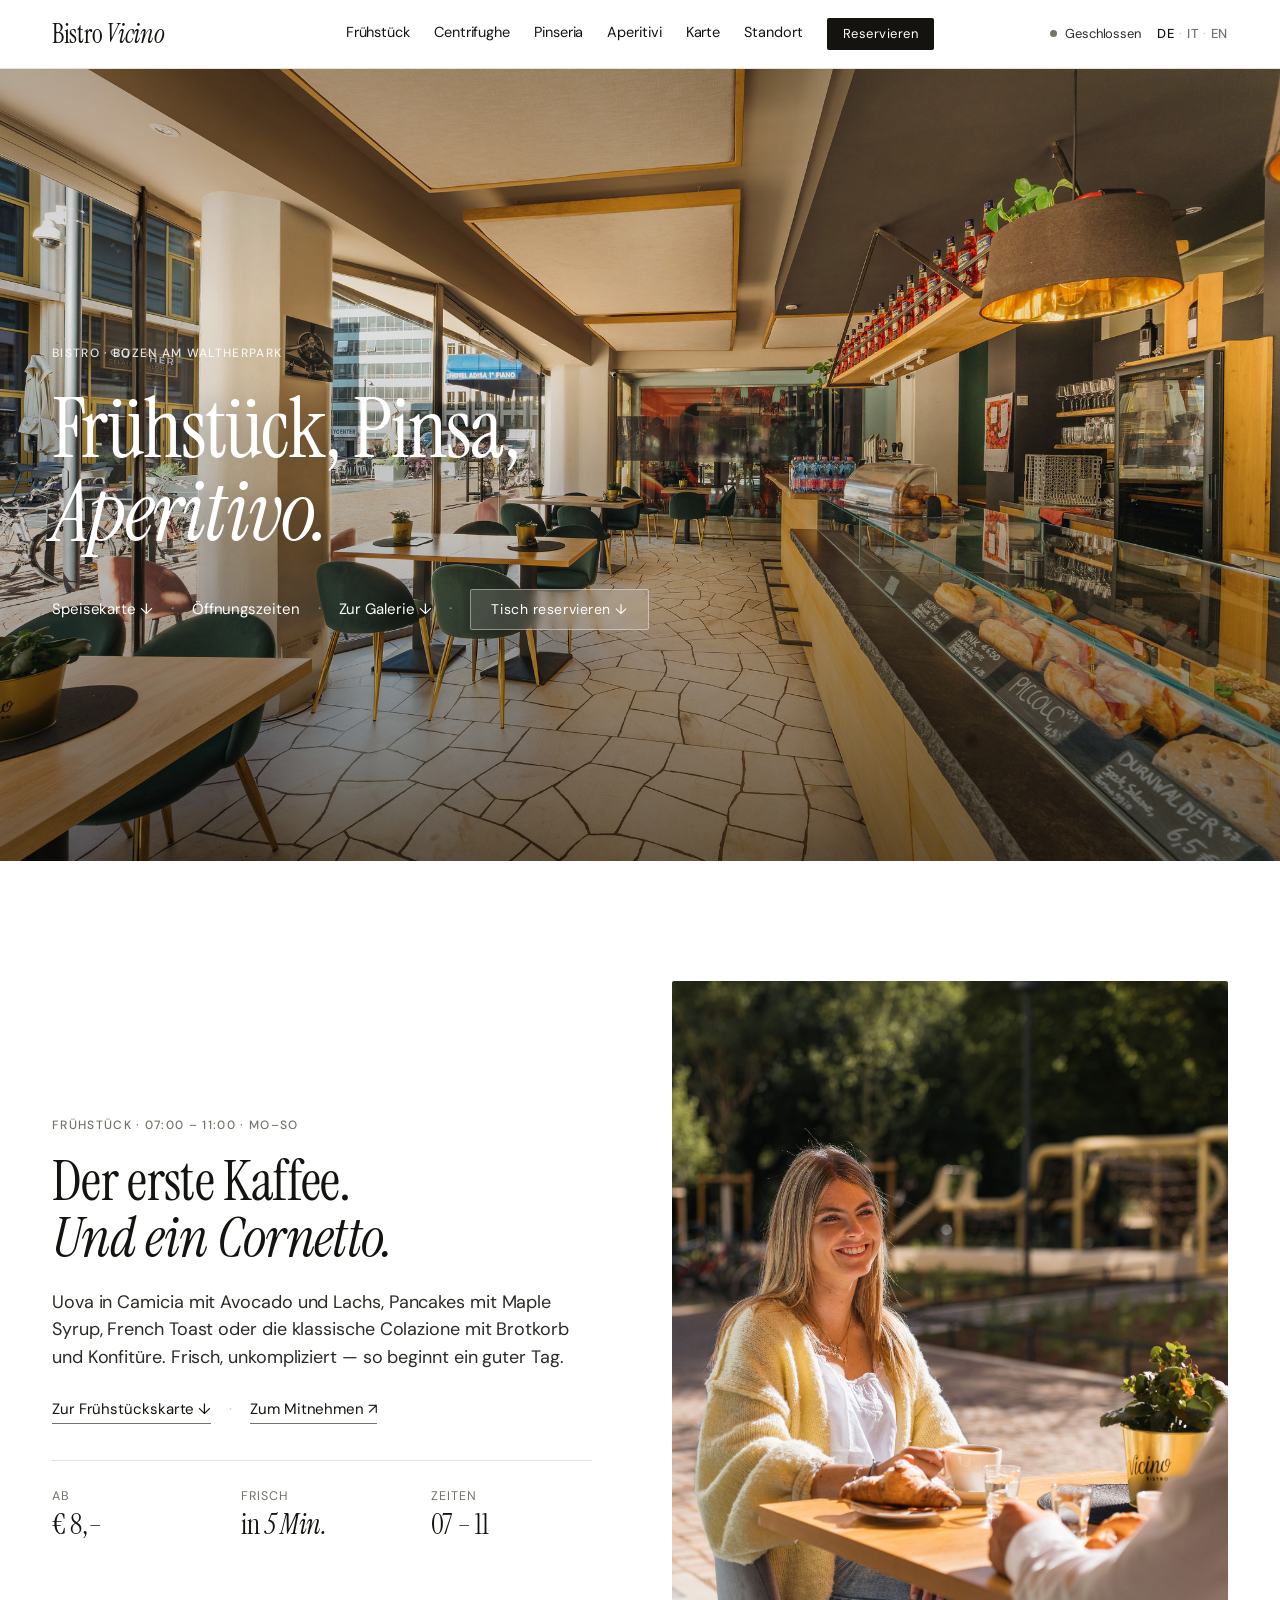
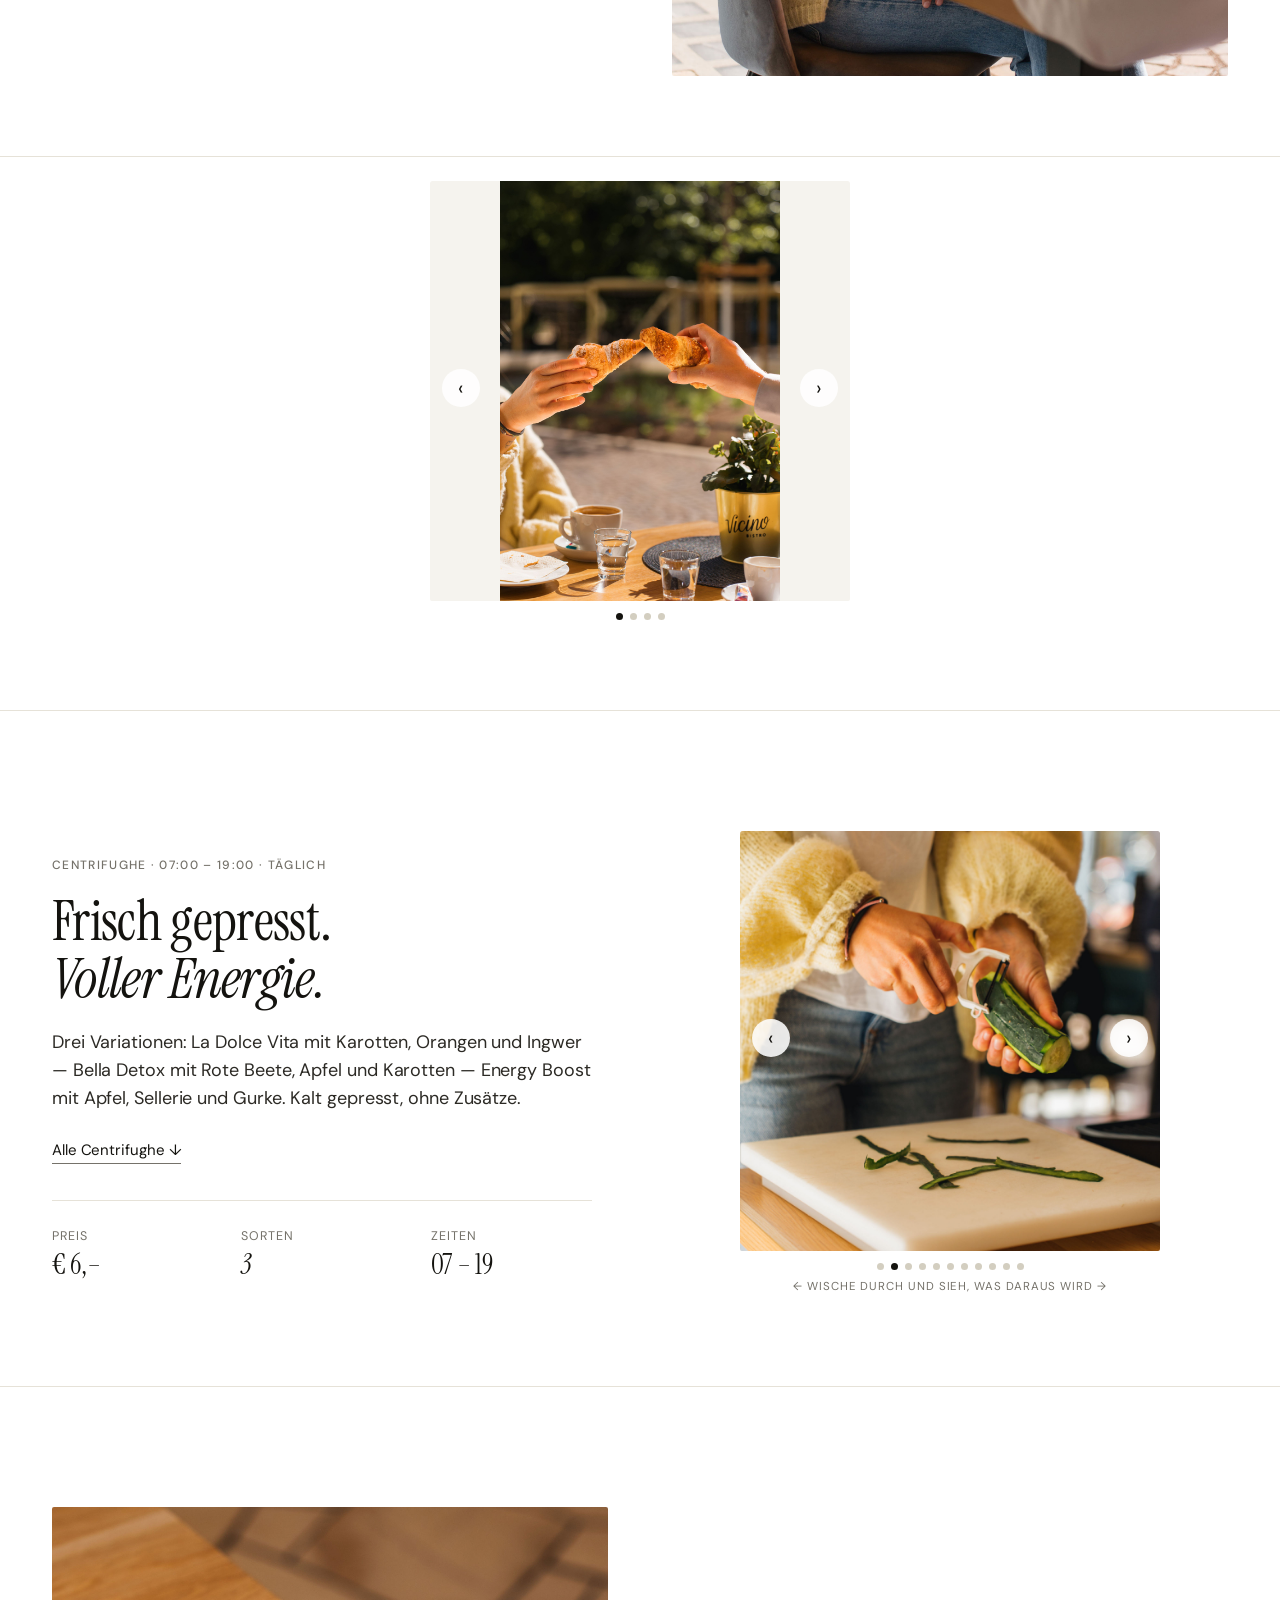
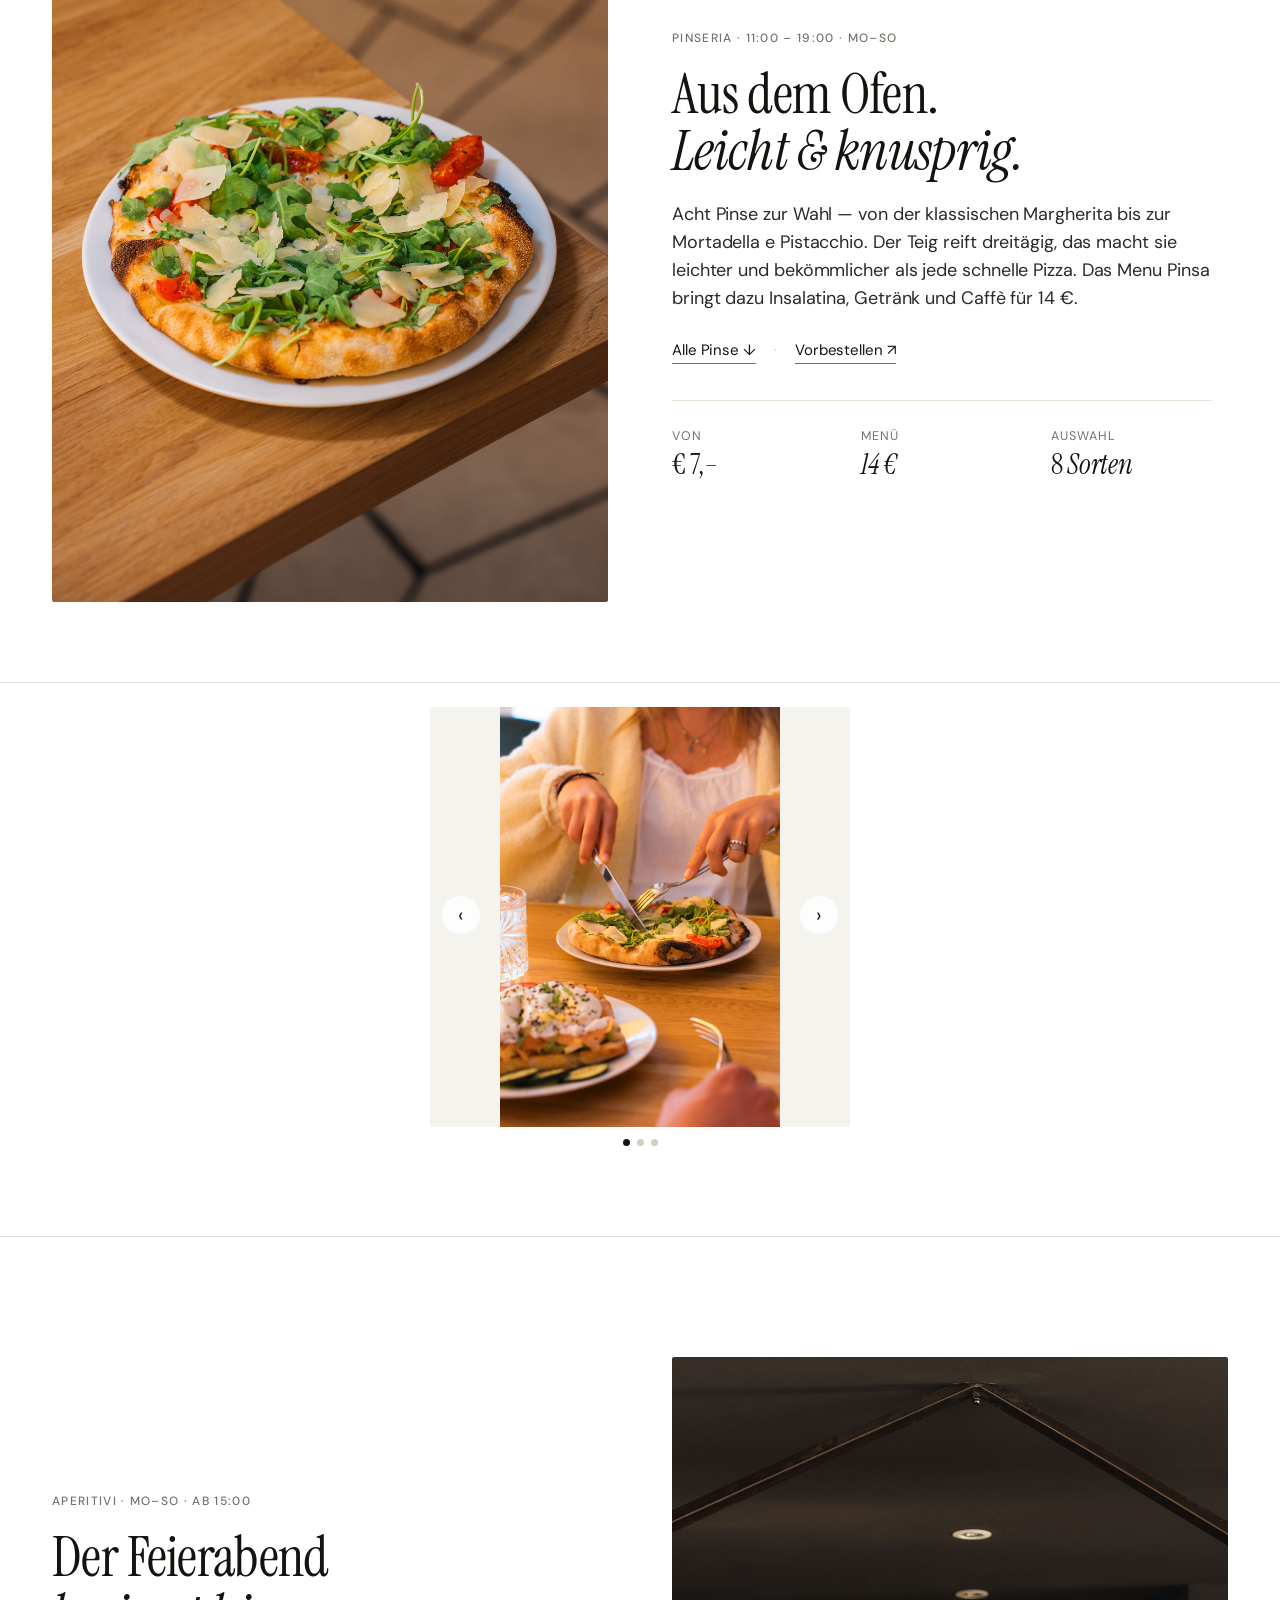
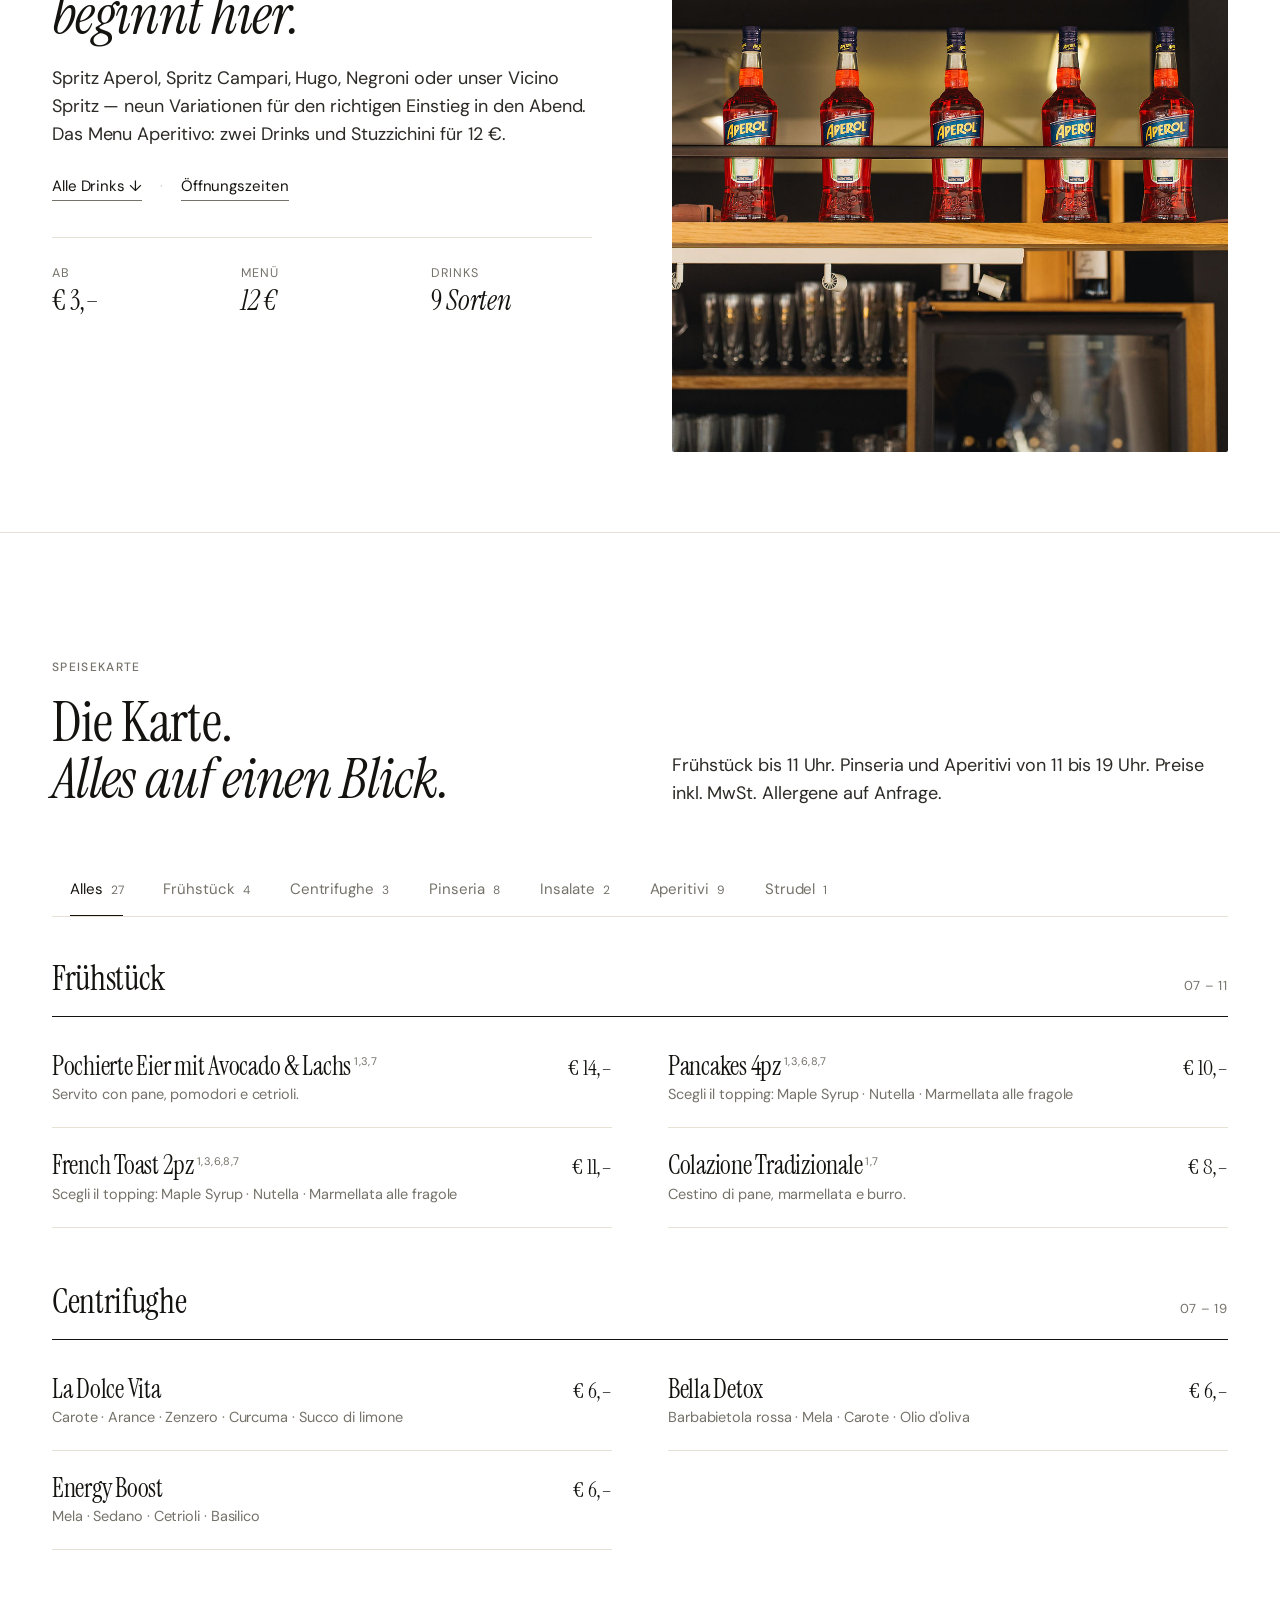
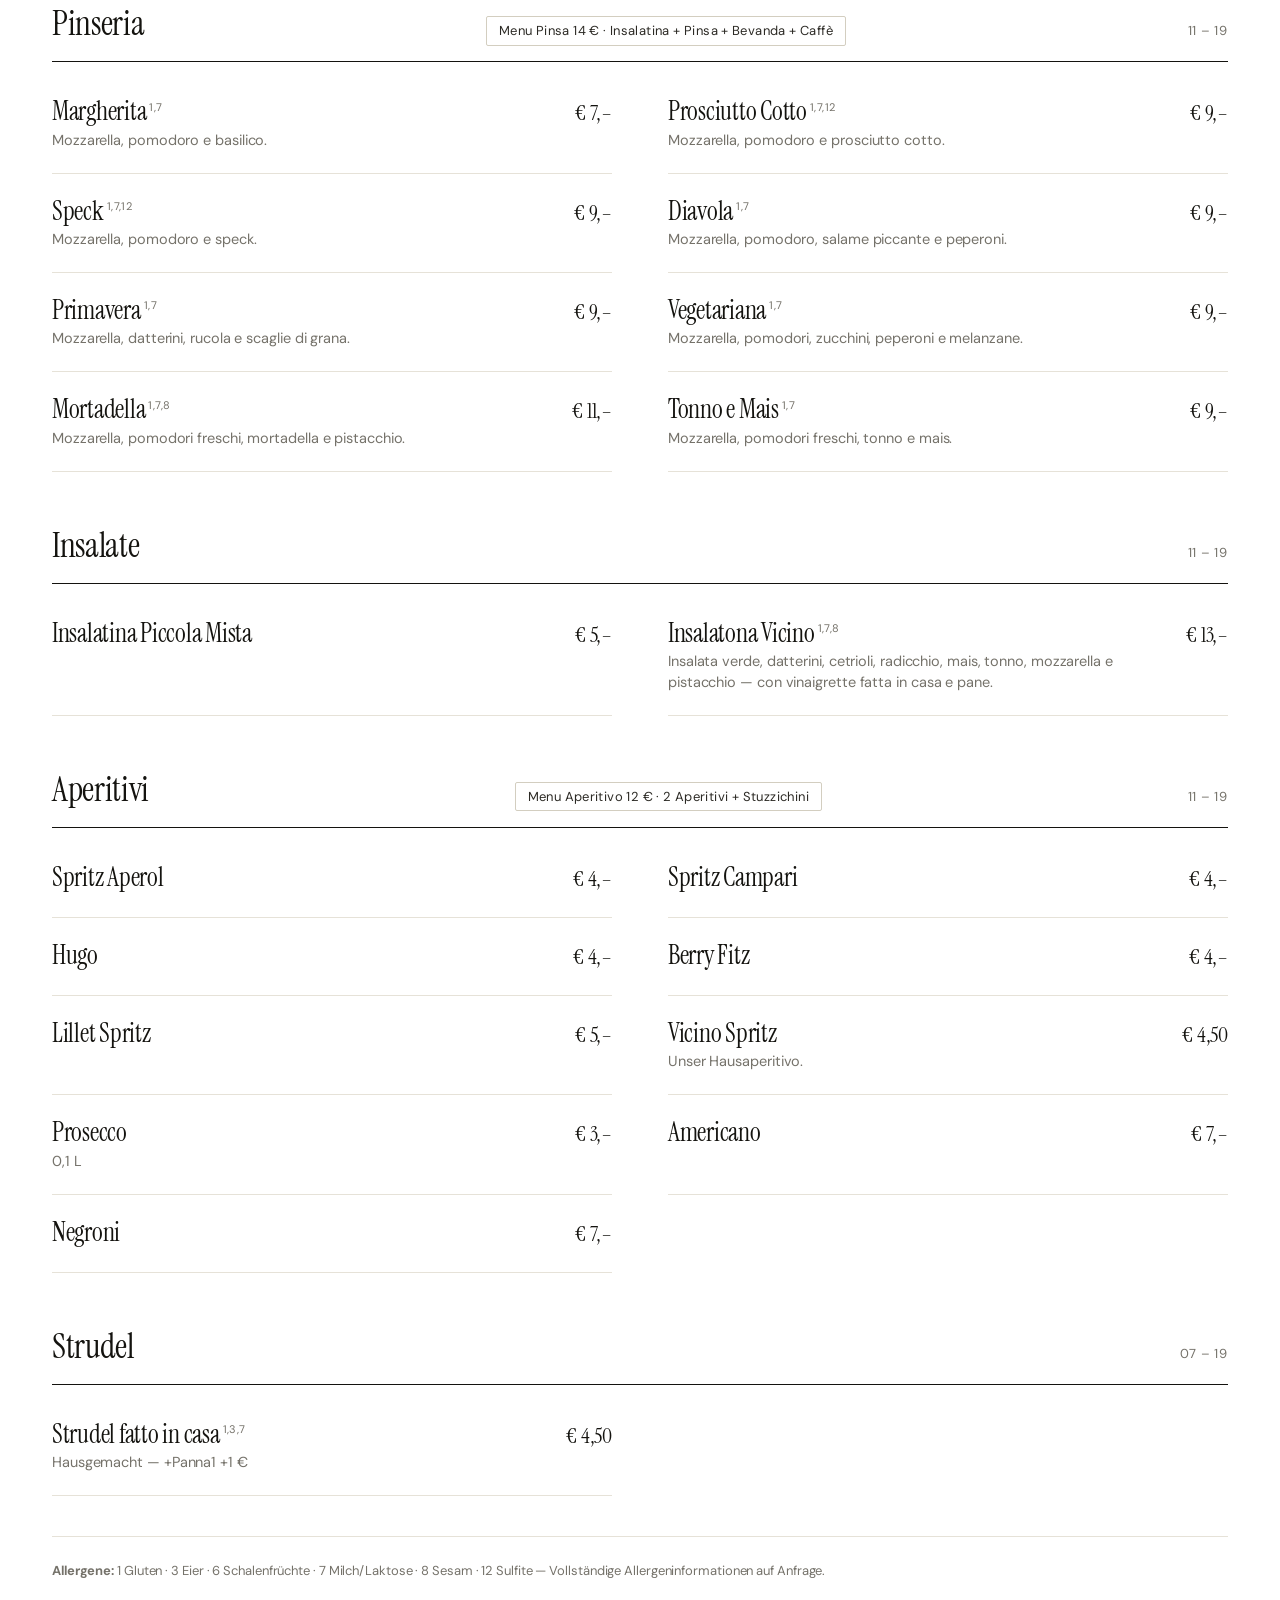
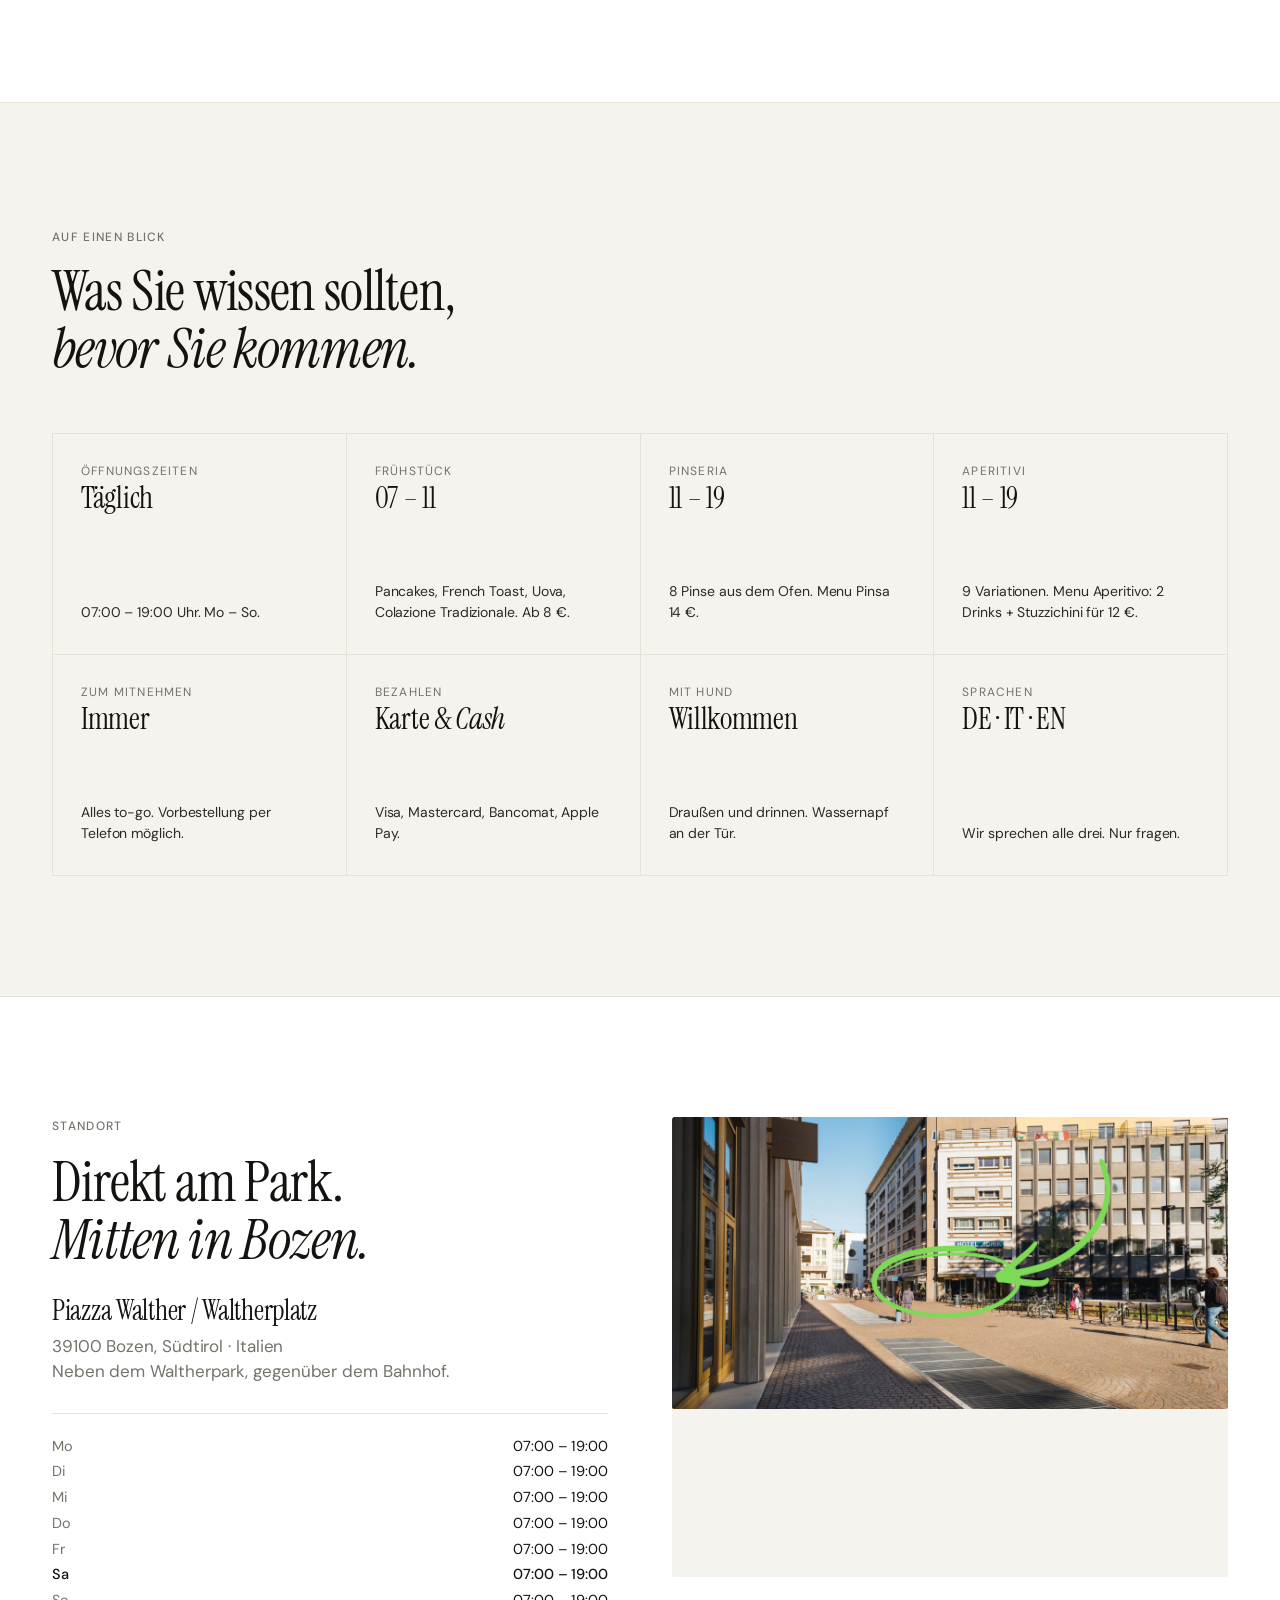
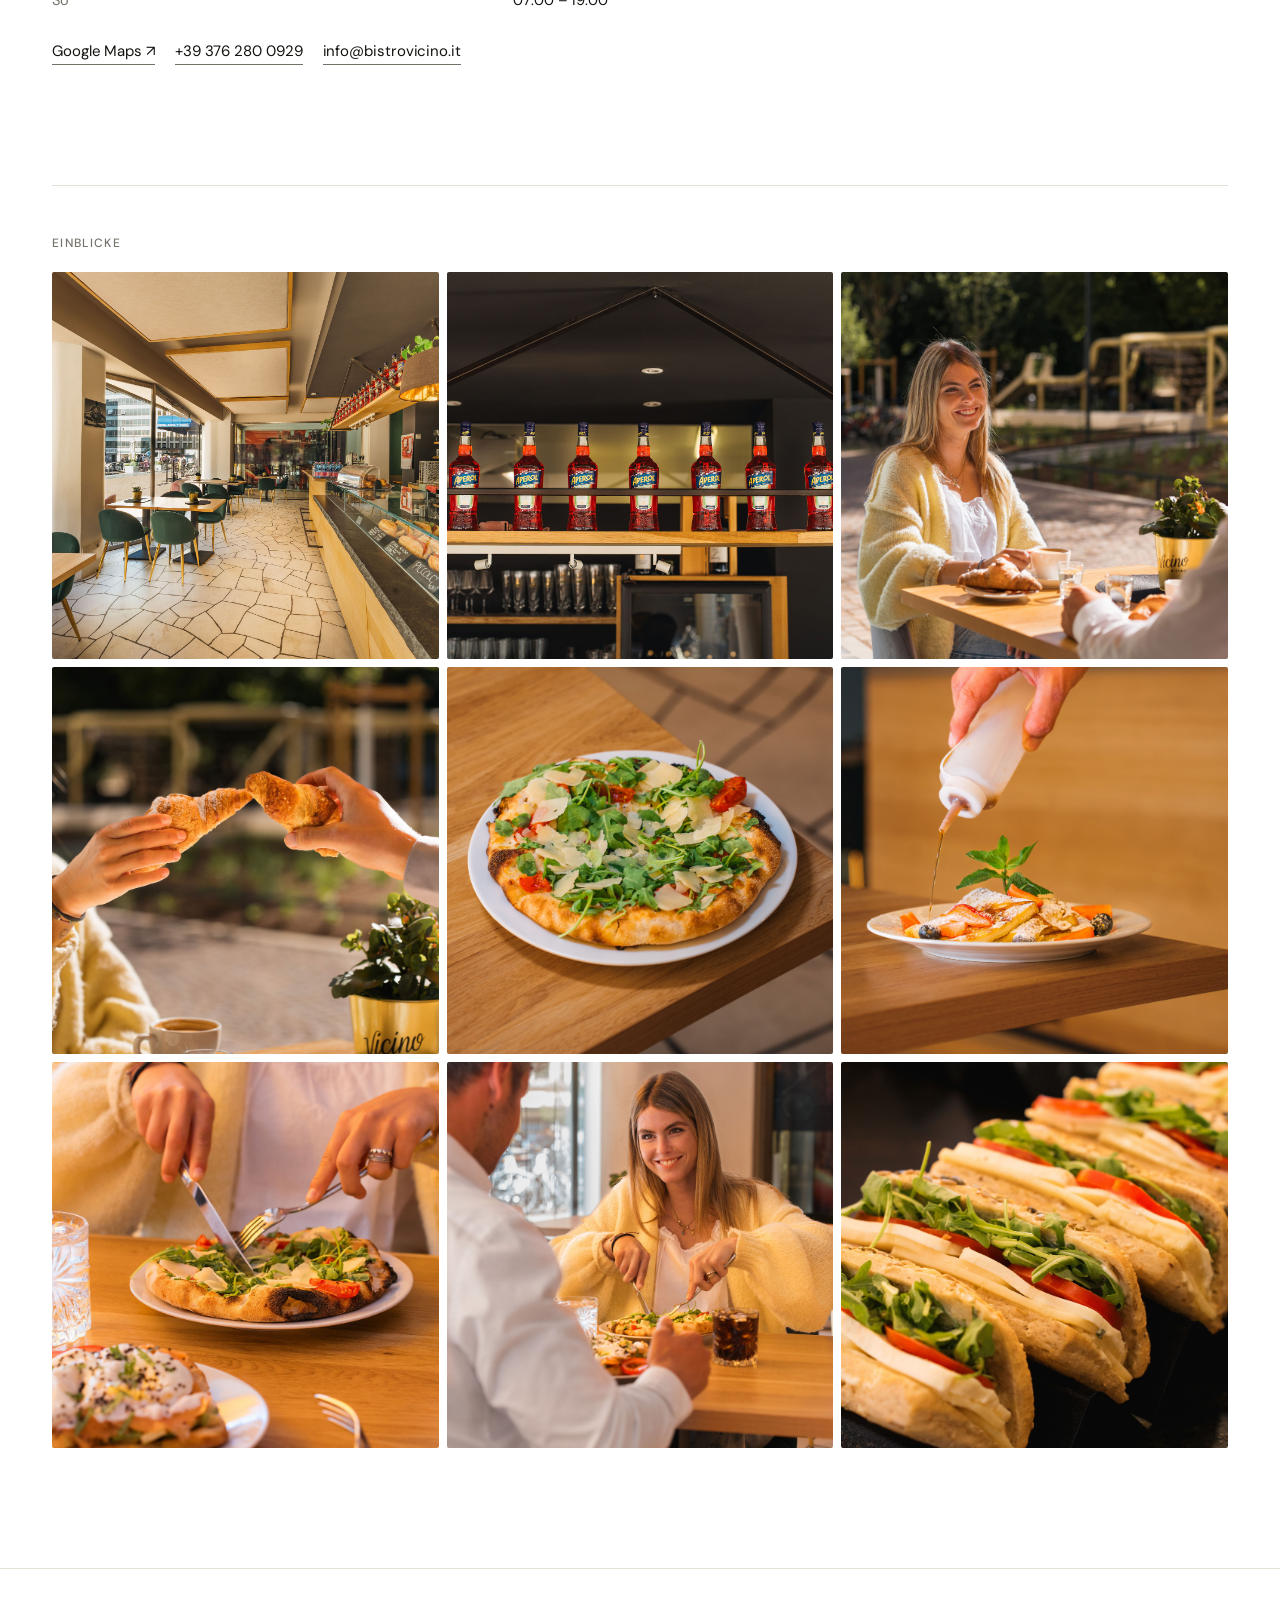
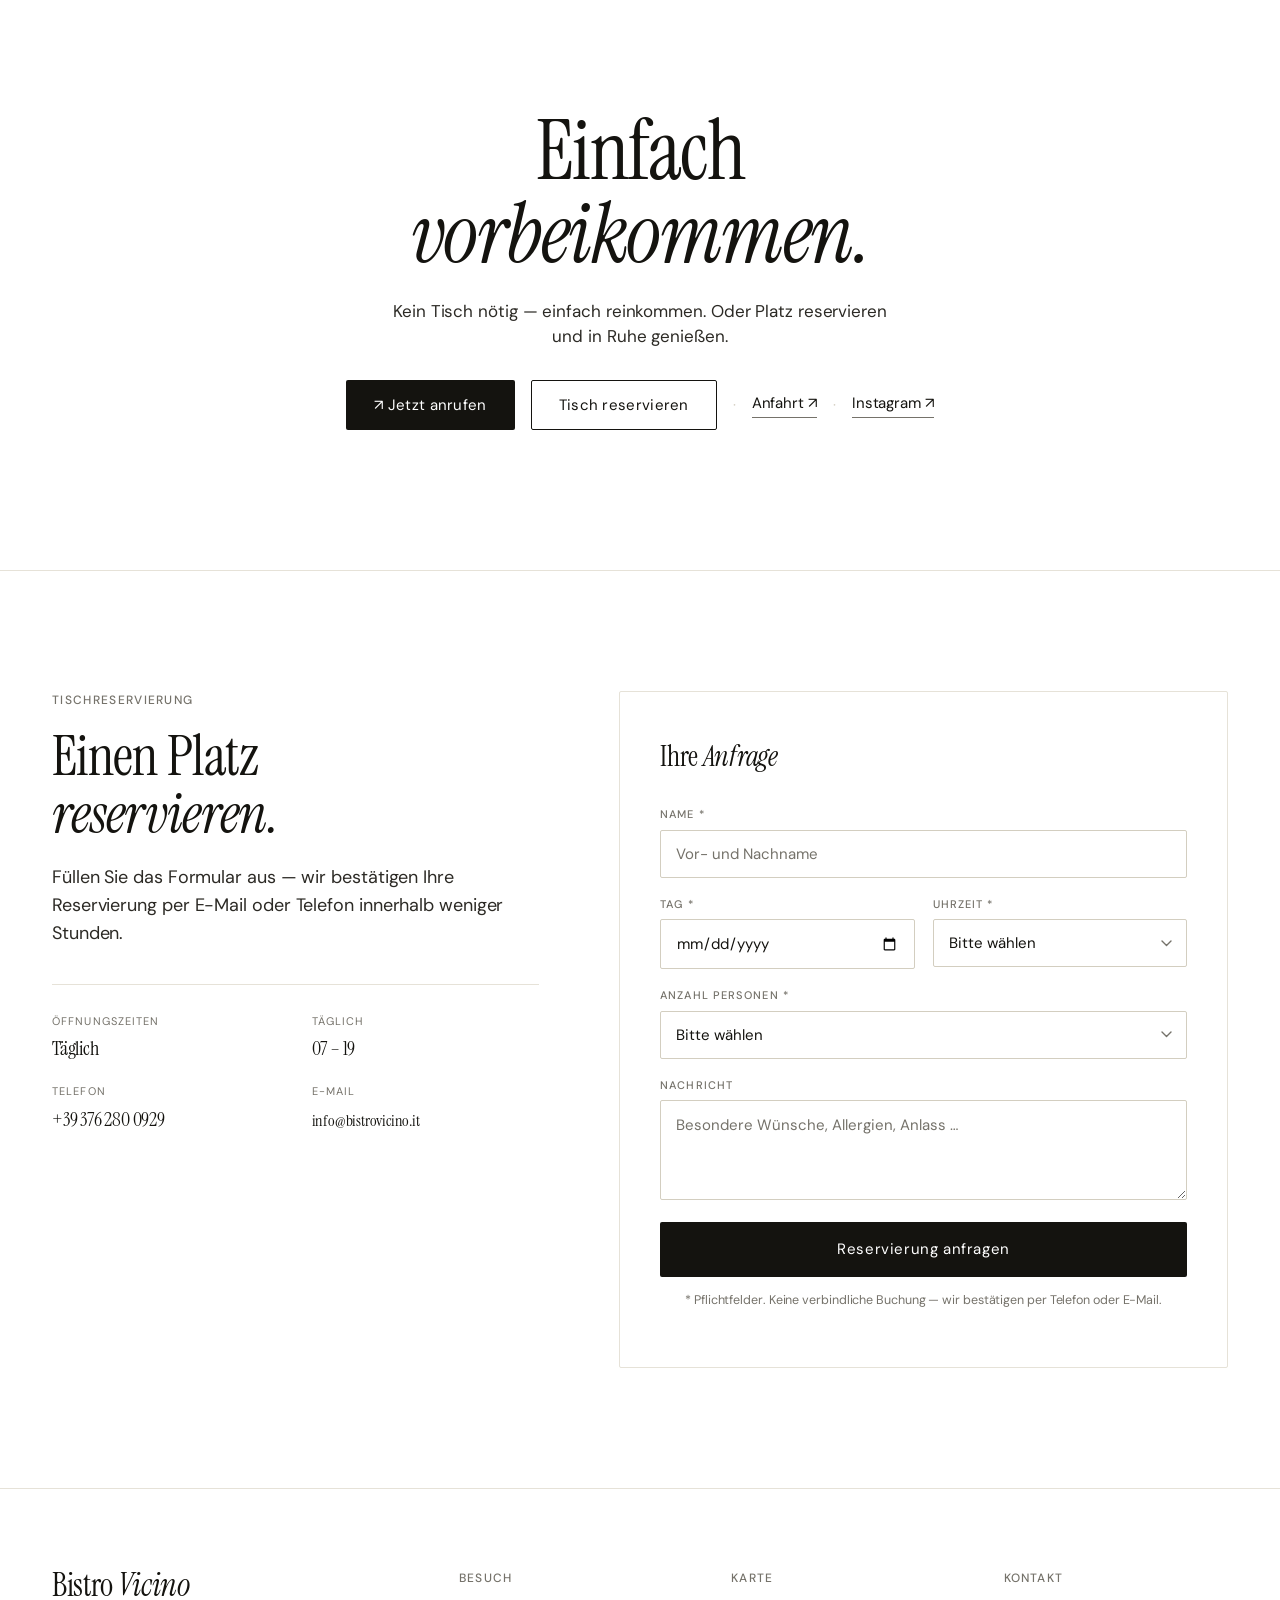
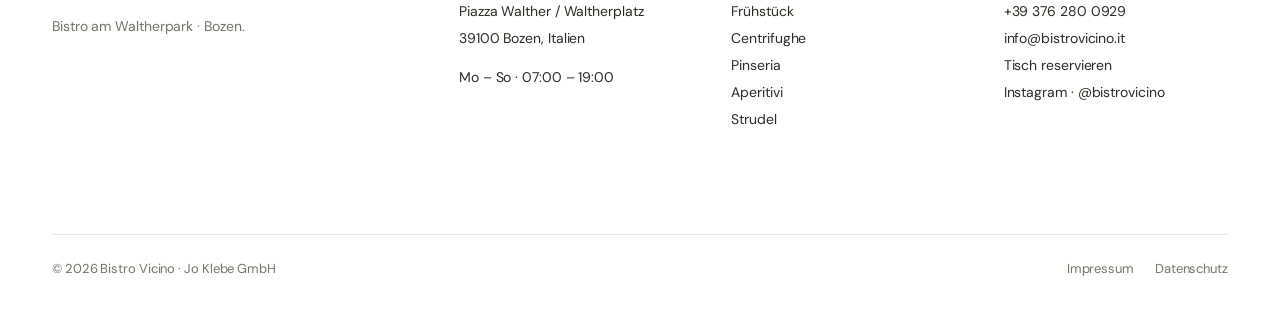
<file: index.html>
<!doctype html>
<html lang="de">
<head>

<!-- Google Tag Manager -->
<script>(function(w,d,s,l,i){w[l]=w[l]||[];w[l].push({'gtm.start':
new Date().getTime(),event:'gtm.js'});var f=d.getElementsByTagName(s)[0],
j=d.createElement(s),dl=l!='dataLayer'?'&l='+l:'';j.async=true;j.src=
'https://www.googletagmanager.com/gtm.js?id='+i+dl;f.parentNode.insertBefore(j,f);
})(window,document,'script','dataLayer','GTM-TB693V9F');</script>
<!-- End Google Tag Manager -->

  <meta charset="utf-8">
  <meta name="viewport" content="width=device-width, initial-scale=1">
  <title>Bistro Vicino — Bozen · Waltherpark</title>
  <meta name="description" content="Bistro Vicino am Waltherpark in Bozen. Frühstück, Pinseria, Centrifughe und Aperitivi. Täglich 07:00–19:00.">

  <link rel="icon" href="https://raw.githubusercontent.com/manusiri05/wb-bistrovicino/main/assets/favicon_vicino.jpg" type="image/jpeg">
  <link rel="apple-touch-icon" href="https://raw.githubusercontent.com/manusiri05/wb-bistrovicino/main/assets/favicon_vicino.jpg">
  <link rel="preconnect" href="https://fonts.googleapis.com">
  <link rel="preconnect" href="https://fonts.gstatic.com" crossorigin>
  <link rel="stylesheet" href="https://fonts.googleapis.com/css2?family=DM+Sans:wght@400;500;700&family=Instrument+Serif:ital@0;1&display=swap">

  <style>
    :root{--bg:#ffffff;--bg-soft:#f5f3ee;--ink:#14130f;--ink-2:#2c2a25;--ink-mute:#75726a;--line:#e6e2d8;--line-2:#d3cec0;--max:1240px;}
    *{box-sizing:border-box}
    html,body{margin:0;padding:0;background:var(--bg);color:var(--ink);font-family:"DM Sans",system-ui,-apple-system,sans-serif;font-size:17px;line-height:1.5;letter-spacing:-.005em;-webkit-font-smoothing:antialiased}
    a{color:inherit} img{display:block;max-width:100%} button{font:inherit;color:inherit}
    .display,.section-title{font-family:"Instrument Serif",Georgia,serif;font-weight:400;margin:0;letter-spacing:-.012em}
    .display{font-size:clamp(54px,6.6vw,104px);line-height:.98;letter-spacing:-.018em}
    .section-title{font-size:clamp(40px,4.4vw,68px);line-height:1.02}
    .display em,.section-title em{font-style:italic}
    .kicker{font-size:12px;letter-spacing:.11em;text-transform:uppercase;color:var(--ink-mute);font-weight:500}
    .lead{font-size:18px;line-height:1.55;color:var(--ink-2);max-width:52ch;margin:0}
    .container{max-width:var(--max);margin:0 auto;padding:0 32px}

    /* ── Header ── */
    .site-header{position:sticky;top:0;z-index:30;background:rgba(255,255,255,.86);-webkit-backdrop-filter:blur(14px) saturate(160%);backdrop-filter:blur(14px) saturate(160%);border-bottom:1px solid var(--line)}
    .site-header .inner{max-width:var(--max);margin:0 auto;padding:18px 32px;display:grid;grid-template-columns:1fr auto 1fr;align-items:center;gap:24px}
    .brand-mark{font-family:"Instrument Serif",serif;font-size:26px;line-height:1;letter-spacing:-.01em;text-decoration:none;color:var(--ink)}
    .brand-mark em{font-style:italic}
    .primary-nav{display:flex;gap:24px;font-size:14.5px;justify-content:center}
    .primary-nav a{text-decoration:none;color:var(--ink);padding:4px 0}
    .primary-nav a:hover{color:var(--ink-mute)}
    .primary-nav a.nav-reserve{background:var(--ink);color:#fff;padding:6px 16px;border-radius:2px;font-size:13px;letter-spacing:.04em}
    .primary-nav a.nav-reserve:hover{background:var(--ink-2);color:#fff}
    .header-right{display:flex;justify-content:flex-end;align-items:center;gap:16px;font-size:14px}
    .status-pill{font-size:13px;color:var(--ink-2);display:inline-flex;align-items:center;gap:8px}
    .status-dot{width:7px;height:7px;border-radius:50%;background:var(--ink-mute);display:inline-block}
    .status-pill.open .status-dot{background:#1f8a5b;box-shadow:0 0 0 0 rgba(31,138,91,.45);animation:pulse 1.8s infinite}
    @keyframes pulse{0%{box-shadow:0 0 0 0 rgba(31,138,91,.45)}70%{box-shadow:0 0 0 6px rgba(31,138,91,0)}100%{box-shadow:0 0 0 0 rgba(31,138,91,0)}}
    .lang-toggle{display:inline-flex;gap:5px;font-size:13px;color:var(--ink-mute);align-items:center}
    .lang-toggle .lang-btn{text-decoration:none;color:var(--ink-mute);letter-spacing:.04em;font-weight:500;padding:3px 0}
    .lang-toggle .lang-btn:hover{color:var(--ink)}
    .lang-toggle .lang-btn.active{color:var(--ink)}
    .lang-toggle .sep{color:var(--line-2)}

    /* ── Hero ── */
    .hero{position:relative;min-height:88vh;display:flex;align-items:center;overflow:hidden;background:var(--bg-soft)}
    .hero .bg{position:absolute;inset:0;z-index:0}
    .hero .bg img{width:100%;height:100%;object-fit:cover;display:block}
    .hero .bg::after{content:"";position:absolute;inset:0;background:linear-gradient(180deg,rgba(0,0,0,0) 30%,rgba(0,0,0,.55) 100%),linear-gradient(180deg,rgba(0,0,0,.25) 0%,rgba(0,0,0,0) 40%)}
    .hero .content{position:relative;z-index:1;max-width:var(--max);margin:0 auto;padding:120px 32px 80px;width:100%;color:#fff}
    .hero .display{color:#fff;text-shadow:0 2px 30px rgba(0,0,0,.25);margin-top:22px}
    .hero .kicker{color:rgba(255,255,255,.85)}
    .hero .meta{margin-top:36px;display:flex;gap:18px;flex-wrap:wrap;align-items:center}
    .hero .meta a{color:#fff;text-decoration:none;font-size:15px}
    .hero .meta a:hover{color:rgba(255,255,255,.7)}
    .hero .meta .sep{color:rgba(255,255,255,.4)}
    .hero .meta .hero-reserve{background:rgba(255,255,255,.15);border:1px solid rgba(255,255,255,.4);padding:9px 20px;border-radius:2px;backdrop-filter:blur(4px);font-size:14px;letter-spacing:.04em;transition:background .2s,border-color .2s}
    .hero .meta .hero-reserve:hover{background:rgba(255,255,255,.25);border-color:rgba(255,255,255,.7)}

    /* ── Edit sections ── */
    section.edit{padding:120px 0 80px;border-bottom:1px solid var(--line)}
    section.edit .container{display:grid;grid-template-columns:1fr 1fr;gap:64px;align-items:center}
    section.edit.reverse .container > .text{order:2}
    section.edit.reverse .container > .image{order:1}
    section.edit .text{max-width:540px}
    section.edit .image img{width:100%;aspect-ratio:4/5;object-fit:cover;border-radius:2px;display:block}
    section.edit .text .kicker{display:block;margin-bottom:18px}
    section.edit .text .section-title{margin-bottom:22px}
    section.edit .text .lead{margin-bottom:26px}
    section.edit .text .links{display:flex;flex-wrap:wrap;gap:18px;font-size:15px}
    section.edit .text .links .sep{color:var(--line-2)}
    section.edit .stats{display:grid;grid-template-columns:repeat(3,1fr);gap:28px;margin-top:36px;padding-top:26px;border-top:1px solid var(--line)}
    section.edit .stats .lbl{font-size:12.5px;color:var(--ink-mute);letter-spacing:.08em;text-transform:uppercase}
    section.edit .stats .val{font-family:"Instrument Serif",serif;font-size:28px;line-height:1.1;margin-top:4px;letter-spacing:-.01em}
    section.edit .stats .val em{font-style:italic}
    .link-arrow{text-decoration:none;color:var(--ink);border-bottom:1px solid var(--ink-mute);padding-bottom:2px;cursor:pointer;background:none;border-left:0;border-right:0;border-top:0;font-size:inherit;padding-left:0;padding-right:0}
    .link-arrow:hover{border-bottom-color:var(--ink)}

    /* ── Slider — klein, quadratisch, ohne abgeschnittene Bilder ── */
    .section-slider{padding:24px 0 90px;border-bottom:1px solid var(--line)}
    .section-slider .container{display:flex;justify-content:center}
    .section-slider .img-slider,
    .img-slider.centrifughe-slider{width:min(100%,420px);max-width:420px;margin:0 auto}
    .img-slider{position:relative;overflow:hidden;border-radius:2px;user-select:none;background:transparent}
    .img-slider .slides{display:flex;width:100%;aspect-ratio:1/1;transition:transform .48s cubic-bezier(.4,0,.2,1)}
    .img-slider .slide{min-width:100%;width:100%;height:100%;flex:0 0 100%}
    .img-slider .slide img{width:100%;height:100%;object-fit:contain;object-position:center;background:var(--bg-soft);display:block;border-radius:2px}
    .img-slider .s-btn{position:absolute;top:calc(50% - 12px);transform:translateY(-50%);background:rgba(255,255,255,.88);border:none;width:38px;height:38px;border-radius:50%;cursor:pointer;display:flex;align-items:center;justify-content:center;z-index:2;transition:background .2s;font-size:20px;padding:0;line-height:1}
    .img-slider .s-btn:hover{background:#fff}
    .img-slider .s-btn.prev{left:12px}
    .img-slider .s-btn.next{right:12px}
    .img-slider .s-dots{display:flex;gap:7px;justify-content:center;margin-top:12px}
    .img-slider .s-dot{width:7px;height:7px;border-radius:50%;background:var(--line-2);cursor:pointer;border:none;padding:0;transition:background .2s;flex:0 0 auto}
    .img-slider .s-dot.on{background:var(--ink)}
    .swipe-hint{text-align:center;font-size:11.5px;color:var(--ink-mute);letter-spacing:.08em;margin-top:8px;text-transform:uppercase}

    /* ── Menu ── */
    section.menu{padding:120px 0;border-bottom:1px solid var(--line)}
    section.menu .menu-head{display:grid;grid-template-columns:1fr 1fr;gap:64px;align-items:end;margin-bottom:56px}
    section.menu .filter{display:flex;gap:4px;border-bottom:1px solid var(--line);margin-bottom:36px;overflow-x:auto}
    section.menu .filter button{background:none;border:0;padding:14px 18px 16px;font-size:15px;color:var(--ink-mute);cursor:pointer;position:relative;white-space:nowrap;letter-spacing:-.005em}
    section.menu .filter button:hover{color:var(--ink-2)}
    section.menu .filter button.on{color:var(--ink)}
    section.menu .filter button.on::after{content:"";position:absolute;left:18px;right:18px;bottom:-1px;height:2px;background:var(--ink)}
    section.menu .filter button .count{margin-left:8px;font-size:12px;color:var(--ink-mute);font-variant-numeric:tabular-nums}
    .menu-list{display:grid;grid-template-columns:repeat(2,1fr);gap:0 56px}
    .menu-cat{display:contents}
    .menu-cat-heading{grid-column:1 / -1;margin:48px 0 12px;padding-bottom:12px;border-bottom:1px solid var(--ink);display:flex;justify-content:space-between;align-items:baseline;flex-wrap:wrap;gap:8px}
    .menu-cat:first-child .menu-cat-heading{margin-top:0}
    .menu-cat-heading h3{margin:0;font-family:"Instrument Serif",serif;font-weight:400;font-size:34px;letter-spacing:-.01em}
    .menu-cat-heading .time{font-size:13px;color:var(--ink-mute);letter-spacing:.06em;text-transform:uppercase}
    .menu-cat-heading .menu-deal{font-size:13px;color:var(--ink-2);border:1px solid var(--line-2);padding:4px 12px;border-radius:2px;letter-spacing:.03em}
    .menu-row{display:grid;grid-template-columns:1fr auto;align-items:baseline;gap:18px;padding:22px 0;border-bottom:1px solid var(--line)}
    .menu-row .name{font-family:"Instrument Serif",serif;font-size:26px;line-height:1.05;letter-spacing:-.01em}
    .menu-row .name .allergen{font-size:11px;font-family:"DM Sans",sans-serif;color:var(--ink-mute);letter-spacing:.04em;vertical-align:super;margin-left:3px;font-style:normal}
    .menu-row .desc{font-size:14.5px;color:var(--ink-mute);margin-top:4px;line-height:1.45}
    .menu-row .price{font-family:"Instrument Serif",serif;font-size:22px;letter-spacing:-.01em;font-variant-numeric:tabular-nums;white-space:nowrap}
    .menu-list[data-filter]:not([data-filter="all"]) .menu-cat{display:none}
    .menu-list[data-filter="col"] .menu-cat[data-cat="col"],
    .menu-list[data-filter="cent"] .menu-cat[data-cat="cent"],
    .menu-list[data-filter="pin"] .menu-cat[data-cat="pin"],
    .menu-list[data-filter="ins"] .menu-cat[data-cat="ins"],
    .menu-list[data-filter="aper"] .menu-cat[data-cat="aper"],
    .menu-list[data-filter="stru"] .menu-cat[data-cat="stru"]{display:contents}
    .allergen-note{margin-top:40px;padding-top:24px;border-top:1px solid var(--line);font-size:13px;color:var(--ink-mute);line-height:1.6;grid-column:1/-1}

    /* ── Info ── */
    section.info{padding:120px 0;background:var(--bg-soft);border-bottom:1px solid var(--line)}
    section.info .head{display:grid;grid-template-columns:1fr 1fr;gap:64px;align-items:end;margin-bottom:56px}
    section.info .grid{display:grid;grid-template-columns:repeat(4,1fr);gap:1px;background:var(--line);border:1px solid var(--line)}
    section.info .cell{background:var(--bg-soft);padding:28px 28px 32px;display:flex;flex-direction:column;gap:6px;min-height:220px;justify-content:space-between}
    section.info .cell .lbl{font-size:12px;letter-spacing:.1em;text-transform:uppercase;color:var(--ink-mute)}
    section.info .cell .val{font-family:"Instrument Serif",serif;font-size:30px;letter-spacing:-.01em;line-height:1.05;margin-top:2px}
    section.info .cell .val em{font-style:italic}
    section.info .cell .desc{font-size:14px;color:var(--ink-2);line-height:1.45}

    /* ── Location + gallery ── */
    section.location{padding:120px 0;border-bottom:1px solid var(--line)}
    section.location .container{display:grid;grid-template-columns:1fr 1fr;gap:64px;align-items:start}
    section.location .text{display:flex;flex-direction:column}
    section.location .text .kicker{margin-bottom:18px}
    section.location .text .section-title{margin-bottom:26px}
    section.location .addr{font-family:"Instrument Serif",serif;font-size:28px;line-height:1.2;letter-spacing:-.01em;margin-bottom:6px}
    section.location .addr-sub{color:var(--ink-mute);margin-bottom:28px}
    section.location .hours{display:grid;grid-template-columns:auto 1fr;gap:4px 32px;margin-bottom:28px;border-top:1px solid var(--line);padding-top:22px}
    section.location .hours .d{color:var(--ink-mute);font-size:14.5px}
    section.location .hours .t{font-size:14.5px;text-align:right}
    section.location .hours .d.now,section.location .hours .t.now{color:var(--ink);font-weight:500}
    section.location .map{position:relative;min-height:460px;background:var(--bg-soft);border-radius:2px;overflow:hidden}
    section.location .map svg{position:absolute;inset:0;width:100%;height:100%}
    section.location .location-links{display:flex;flex-wrap:wrap;gap:20px;font-size:15px}
    .location-gallery{grid-column:1/-1;margin-top:56px;padding-top:48px;border-top:1px solid var(--line)}
    .location-gallery .kicker{display:block;margin-bottom:20px}
    .gallery-grid{display:grid;grid-template-columns:repeat(3,1fr);gap:8px}
    .gallery-grid img{width:100%;aspect-ratio:1/1;object-fit:cover;border-radius:2px;display:block;transition:opacity .22s;cursor:zoom-in}
    .gallery-grid img:hover{opacity:.86}

    /* ── CTA ── */
    section.cta-block{padding:140px 0;text-align:center;border-bottom:1px solid var(--line)}
    section.cta-block .display{max-width:16ch;margin:0 auto 24px}
    section.cta-block p{color:var(--ink-2);font-size:17px;max-width:44ch;margin:0 auto 30px}
    section.cta-block .links{display:inline-flex;flex-wrap:wrap;justify-content:center;gap:16px;font-size:15px;align-items:center}
    section.cta-block .links .sep{color:var(--line-2)}
    .btn-call{display:inline-flex;align-items:center;gap:10px;background:var(--ink);color:#fff;text-decoration:none;padding:14px 28px;border-radius:2px;font-size:15px;letter-spacing:.02em;transition:background .2s}
    .btn-call:hover{background:var(--ink-2)}
    .btn-reserve-outline{display:inline-flex;align-items:center;gap:10px;background:transparent;color:var(--ink);text-decoration:none;padding:13px 27px;border-radius:2px;font-size:15px;letter-spacing:.02em;border:1px solid var(--ink);transition:background .2s,color .2s}
    .btn-reserve-outline:hover{background:var(--ink);color:#fff}

    /* ── Reservation ── */
    section.reservation{padding:120px 0;border-bottom:1px solid var(--line)}
    section.reservation .container{display:grid;grid-template-columns:1fr 1.25fr;gap:80px;align-items:start}
    section.reservation .res-text .kicker{display:block;margin-bottom:18px}
    section.reservation .res-text .section-title{margin-bottom:22px}
    section.reservation .res-text .lead{margin-bottom:0}
    section.reservation .res-info{margin-top:36px;padding-top:28px;border-top:1px solid var(--line);display:grid;grid-template-columns:1fr 1fr;gap:20px 32px}
    section.reservation .ri-item .ri-lbl{font-size:11px;letter-spacing:.1em;text-transform:uppercase;color:var(--ink-mute)}
    section.reservation .ri-item .ri-val{font-family:"Instrument Serif",serif;font-size:20px;letter-spacing:-.01em;margin-top:4px}
    section.reservation .ri-item .ri-val em{font-style:italic}
    .res-form-wrap{background:#fff;border:1px solid var(--line);border-radius:2px;padding:44px 40px}
    .res-form-wrap h3{font-family:"Instrument Serif",serif;font-size:28px;font-weight:400;letter-spacing:-.01em;margin:0 0 28px}
    .res-form-wrap h3 em{font-style:italic}
    .form-grid{display:grid;grid-template-columns:1fr 1fr;gap:18px}
    .form-field{display:flex;flex-direction:column;gap:7px}
    .form-field.full{grid-column:1/-1}
    .form-field label{font-size:11px;letter-spacing:.1em;text-transform:uppercase;color:var(--ink-mute);font-weight:500}
    .form-field input,.form-field select,.form-field textarea{width:100%;padding:13px 15px;border:1px solid var(--line-2);border-radius:2px;font-family:"DM Sans",system-ui,sans-serif;font-size:15px;color:var(--ink);background:#fff;transition:border-color .18s,box-shadow .18s;outline:none;-webkit-appearance:none;appearance:none}
    .form-field input:focus,.form-field select:focus,.form-field textarea:focus{border-color:var(--ink);box-shadow:0 0 0 3px rgba(20,19,15,.07)}
    .form-field input::placeholder,.form-field textarea::placeholder{color:var(--ink-mute)}
    .form-field textarea{resize:vertical;min-height:100px;line-height:1.55}
    .form-field select{background-image:url("data:image/svg+xml,%3Csvg xmlns='http://www.w3.org/2000/svg' width='11' height='7' viewBox='0 0 11 7'%3E%3Cpath d='M1 1l4.5 4.5L10 1' stroke='%2375726a' stroke-width='1.4' fill='none' stroke-linecap='round' stroke-linejoin='round'/%3E%3C/svg%3E");background-repeat:no-repeat;background-position:right 14px center;padding-right:38px;cursor:pointer}
    .form-submit-row{margin-top:22px}
    .btn-submit{width:100%;padding:16px 24px;background:var(--ink);color:#fff;border:none;border-radius:2px;font-family:"DM Sans",system-ui,sans-serif;font-size:15px;letter-spacing:.04em;cursor:pointer;transition:background .2s;display:flex;align-items:center;justify-content:center;gap:10px}
    .btn-submit:hover:not(:disabled){background:var(--ink-2)}
    .btn-submit:disabled{background:var(--ink-mute);cursor:not-allowed}
    .form-note{margin-top:14px;font-size:12.5px;color:var(--ink-mute);text-align:center;line-height:1.55}
    .form-success{display:none;text-align:center;padding:48px 20px}
    .form-success .success-mark{width:48px;height:48px;border-radius:50%;background:var(--ink);display:flex;align-items:center;justify-content:center;margin:0 auto 20px}
    .form-success .success-mark svg{width:22px;height:22px}
    .form-success h3{font-family:"Instrument Serif",serif;font-size:30px;font-weight:400;letter-spacing:-.01em;margin:0 0 12px}
    .form-success h3 em{font-style:italic}
    .form-success p{color:var(--ink-mute);font-size:15px;margin:0;line-height:1.65}

    /* ── Footer ── */
    footer.site{padding:80px 0 40px;font-size:14px;color:var(--ink-2)}
    footer.site .container{display:grid;grid-template-columns:1.6fr 1fr 1fr 1fr;gap:48px}
    footer.site h5{margin:0 0 14px;font-size:12px;letter-spacing:.1em;text-transform:uppercase;color:var(--ink-mute);font-weight:500}
    footer.site ul{list-style:none;margin:0;padding:0;display:flex;flex-direction:column;gap:6px}
    footer.site a{text-decoration:none}
    footer.site a:hover{color:var(--ink-mute)}
    footer.site .brand-block .brand-mark{font-size:32px}
    footer.site .brand-block p{margin:14px 0 0;max-width:28ch;color:var(--ink-mute)}
    footer.site .legal{grid-column:1 / -1;border-top:1px solid var(--line);margin-top:56px;padding-top:24px;display:flex;justify-content:space-between;font-size:13px;color:var(--ink-mute)}
    footer.site .legal a{margin-left:18px}

    /* ── Responsive ── */
    @media (max-width:900px){
      section.edit .container,section.menu .menu-head,section.info .head,
      section.location .container,section.reservation .container{grid-template-columns:1fr;gap:40px}
      section.edit.reverse .container > .text{order:1}
      section.edit.reverse .container > .image{order:2}
      section.edit .image img{aspect-ratio:4/3}
      .menu-list{grid-template-columns:1fr}
      section.info .grid{grid-template-columns:1fr 1fr}
      section.location .map{min-height:300px}
      footer.site .container{grid-template-columns:1fr 1fr}
      .site-header .inner{grid-template-columns:auto auto}
      .primary-nav{display:none}
      .res-form-wrap{padding:32px 24px}
      .form-grid{grid-template-columns:1fr}
      section.reservation .res-info{grid-template-columns:1fr 1fr}
      .gallery-grid{grid-template-columns:repeat(3,1fr)}
      .section-slider .img-slider,.img-slider.centrifughe-slider{width:min(100%,360px);max-width:360px}
      .img-slider .slides{aspect-ratio:1/1}
      .img-slider .slide img{height:100%;object-fit:contain}
    }
    @media (max-width:600px){
      .gallery-grid{grid-template-columns:repeat(2,1fr)}
    }
  </style>
</head>
<body>

<noscript><iframe src="https://www.googletagmanager.com/ns.html?id=GTM-TB693V9F" height="0" width="0" style="display:none;visibility:hidden"></iframe></noscript>

<!-- ══════════════════════════ HEADER ══════════════════════════ -->
<header class="site-header">
  <div class="inner">
    <a href="#" class="brand-mark">Bistro <em>Vicino</em></a>
    <nav class="primary-nav">
      <a href="#colazione">Frühstück</a>
      <a href="#centrifughe">Centrifughe</a>
      <a href="#pinzeria">Pinseria</a>
      <a href="#aperitivi">Aperitivi</a>
      <a href="#karte">Karte</a>
      <a href="#standort">Standort</a>
      <a href="#reservieren" class="nav-reserve">Reservieren</a>
    </nav>
    <div class="header-right">
      <span class="status-pill" id="statusPill">
        <span class="status-dot"></span>
        <span class="status-text">Geschlossen</span>
      </span>
      <span class="lang-toggle">
        <span class="lang-btn active">DE</span>
        <span class="sep">·</span>
        <a href="/it/" class="lang-btn">IT</a>
        <span class="sep">·</span>
        <a href="/en/" class="lang-btn">EN</a>
      </span>
    </div>
  </div>
</header>

<!-- ══════════════════════════ HERO ══════════════════════════ -->
<section class="hero">
  <div class="bg">
    <img src="BarVicino%26GasthofRafenstein%E2%80%93JGAVisuals_Mai26-4.jpg" alt="Bistro Vicino – Bar und Innenraum am Waltherpark" loading="eager">
  </div>
  <div class="content">
    <span class="kicker">Bistro · Bozen am Waltherpark</span>
    <h1 class="display">Frühstück, Pinsa,<br><em>Aperitivo.</em></h1>
    <div class="meta">
      <a href="#karte">Speisekarte ↓</a>
      <span class="sep">·</span>
      <a href="#standort">Öffnungszeiten</a>
      <span class="sep">·</span>
      <a href="#galerie">Zur Galerie ↓</a>
      <span class="sep">·</span>
      <a href="#reservieren" class="hero-reserve">Tisch reservieren ↓</a>
    </div>
  </div>
</section>

<!-- ══════════════════════════ FRÜHSTÜCK ══════════════════════════ -->
<section class="edit" id="colazione">
  <div class="container">
    <div class="text">
      <span class="kicker">Frühstück · 07:00 – 11:00 · Mo–So</span>
      <h2 class="section-title">Der erste Kaffee.<br><em>Und ein Cornetto.</em></h2>
      <p class="lead">Uova in Camicia mit Avocado und Lachs, Pancakes mit Maple Syrup, French Toast oder die klassische Colazione mit Brotkorb und Konfitüre. Frisch, unkompliziert — so beginnt ein guter Tag.</p>
      <div class="links" style="margin-top:26px">
        <a href="#karte" class="link-arrow" data-filter="col">Zur Frühstückskarte ↓</a>
        <span class="sep">·</span>
        <a href="tel:+393762800929" class="link-arrow">Zum Mitnehmen ↗</a>
      </div>
      <div class="stats">
        <div><div class="lbl">Ab</div><div class="val">€ 8,–</div></div>
        <div><div class="lbl">Frisch</div><div class="val">in <em>5 Min.</em></div></div>
        <div><div class="lbl">Zeiten</div><div class="val">07 – 11</div></div>
      </div>
    </div>
    <div class="image">
      <img src="BarVicino%26GasthofRafenstein%E2%80%93JGAVisuals_Mai26-25.jpg" alt="Frühstück beim Bistro Vicino Bozen" loading="lazy">
    </div>
  </div>
</section>

<!-- Frühstück Slider -->
<div class="section-slider">
  <div class="container">
    <div class="img-slider" id="colSlider">
      <div class="slides">
        <div class="slide"><img src="BarVicino%26GasthofRafenstein%E2%80%93JGAVisuals_Mai26-34.jpg" alt="Frühstück Vicino" loading="lazy"></div>
        <div class="slide"><img src="BarVicino%26GasthofRafenstein%E2%80%93JGAVisuals_Mai26-41.jpg" alt="Frühstück Vicino" loading="lazy"></div>
        <div class="slide"><img src="BarVicino%26GasthofRafenstein%E2%80%93JGAVisuals_Mai26-46.jpg" alt="Frühstück Vicino" loading="lazy"></div>
        <div class="slide"><img src="BarVicino%26GasthofRafenstein%E2%80%93JGAVisuals_Mai26-48.jpg" alt="Frühstück Vicino" loading="lazy"></div>
      </div>
      <button class="s-btn prev" aria-label="Zurück">&#8249;</button>
      <button class="s-btn next" aria-label="Weiter">&#8250;</button>
      <div class="s-dots">
        <button class="s-dot on"></button>
        <button class="s-dot"></button>
        <button class="s-dot"></button>
        <button class="s-dot"></button>
      </div>
    </div>
  </div>
</div>

<!-- ══════════════════════════ CENTRIFUGHE ══════════════════════════ -->
<section class="edit" id="centrifughe">
  <div class="container">
    <div class="text">
      <span class="kicker">Centrifughe · 07:00 – 19:00 · Täglich</span>
      <h2 class="section-title">Frisch gepresst.<br><em>Voller Energie.</em></h2>
      <p class="lead">Drei Variationen: La Dolce Vita mit Karotten, Orangen und Ingwer — Bella Detox mit Rote Beete, Apfel und Karotten — Energy Boost mit Apfel, Sellerie und Gurke. Kalt gepresst, ohne Zusätze.</p>
      <div class="links" style="margin-top:26px">
        <a href="#karte" class="link-arrow" data-filter="cent">Alle Centrifughe ↓</a>
      </div>
      <div class="stats">
        <div><div class="lbl">Preis</div><div class="val">€ 6,–</div></div>
        <div><div class="lbl">Sorten</div><div class="val"><em>3</em></div></div>
        <div><div class="lbl">Zeiten</div><div class="val">07 – 19</div></div>
      </div>
    </div>
    <div class="image" style="overflow:visible;display:flex;flex-direction:column;align-items:center">
      <div class="img-slider centrifughe-slider" id="centSlider" style="width:min(100%,420px);max-width:420px">
        <div class="slides">
          <div class="slide"><img src="BarVicino%26GasthofRafenstein%E2%80%93JGAVisuals_Mai26-13.jpg" alt="Centrifughe Zutaten" loading="lazy"></div>
          <div class="slide"><img src="BarVicino%26GasthofRafenstein%E2%80%93JGAVisuals_Mai26-14.jpg" alt="Centrifughe Zutaten" loading="lazy"></div>
          <div class="slide"><img src="BarVicino%26GasthofRafenstein%E2%80%93JGAVisuals_Mai26-15.jpg" alt="Centrifughe Zubereitung" loading="lazy"></div>
          <div class="slide"><img src="BarVicino%26GasthofRafenstein%E2%80%93JGAVisuals_Mai26-16.jpg" alt="Centrifughe Zubereitung" loading="lazy"></div>
          <div class="slide"><img src="BarVicino%26GasthofRafenstein%E2%80%93JGAVisuals_Mai26-17.jpg" alt="Centrifughe Zubereitung" loading="lazy"></div>
          <div class="slide"><img src="BarVicino%26GasthofRafenstein%E2%80%93JGAVisuals_Mai26-18.jpg" alt="Centrifughe" loading="lazy"></div>
          <div class="slide"><img src="BarVicino%26GasthofRafenstein%E2%80%93JGAVisuals_Mai26-19.jpg" alt="Centrifughe" loading="lazy"></div>
          <div class="slide"><img src="BarVicino%26GasthofRafenstein%E2%80%93JGAVisuals_Mai26-20.jpg" alt="Centrifughe" loading="lazy"></div>
          <div class="slide"><img src="BarVicino%26GasthofRafenstein%E2%80%93JGAVisuals_Mai26-21.jpg" alt="Centrifughe Ergebnis" loading="lazy"></div>
          <div class="slide"><img src="BarVicino%26GasthofRafenstein%E2%80%93JGAVisuals_Mai26-22.jpg" alt="Centrifughe Ergebnis" loading="lazy"></div>
          <div class="slide"><img src="BarVicino%26GasthofRafenstein%E2%80%93JGAVisuals_Mai26-23.jpg" alt="Centrifughe Ergebnis" loading="lazy"></div>
        </div>
        <button class="s-btn prev" aria-label="Zurück">&#8249;</button>
        <button class="s-btn next" aria-label="Weiter">&#8250;</button>
        <div class="s-dots">
          <button class="s-dot on"></button><button class="s-dot"></button><button class="s-dot"></button>
          <button class="s-dot"></button><button class="s-dot"></button><button class="s-dot"></button>
          <button class="s-dot"></button><button class="s-dot"></button><button class="s-dot"></button>
          <button class="s-dot"></button><button class="s-dot"></button>
        </div>
      </div>
      <p class="swipe-hint">← Wische durch und sieh, was daraus wird →</p>
    </div>
  </div>
</section>

<!-- ══════════════════════════ PINZERIA ══════════════════════════ -->
<section class="edit reverse" id="pinzeria">
  <div class="container">
    <div class="text">
      <span class="kicker">Pinseria · 11:00 – 19:00 · Mo–So</span>
      <h2 class="section-title">Aus dem Ofen.<br><em>Leicht &amp; knusprig.</em></h2>
      <p class="lead">Acht Pinse zur Wahl — von der klassischen Margherita bis zur Mortadella e Pistacchio. Der Teig reift dreitägig, das macht sie leichter und bekömmlicher als jede schnelle Pizza. Das Menu Pinsa bringt dazu Insalatina, Getränk und Caffè für 14 €.</p>
      <div class="links" style="margin-top:26px">
        <a href="#karte" class="link-arrow" data-filter="pin">Alle Pinse ↓</a>
        <span class="sep">·</span>
        <a href="tel:+393762800929" class="link-arrow">Vorbestellen ↗</a>
      </div>
      <div class="stats">
        <div><div class="lbl">Von</div><div class="val">€ 7,–</div></div>
        <div><div class="lbl">Menü</div><div class="val"><em>14 €</em></div></div>
        <div><div class="lbl">Auswahl</div><div class="val">8 <em>Sorten</em></div></div>
      </div>
    </div>
    <div class="image">
      <img src="BarVicino%26GasthofRafenstein%E2%80%93JGAVisuals_Mai26-37.jpg" alt="Pinsa mit Rucola und Parmesan" loading="lazy">
    </div>
  </div>
</section>

<!-- Pinseria Slider -->
<div class="section-slider">
  <div class="container">
    <div class="img-slider" id="pinSlider">
      <div class="slides">
        <div class="slide"><img src="BarVicino%26GasthofRafenstein%E2%80%93JGAVisuals_Mai26-61.jpg" alt="Pinseria Vicino" loading="lazy"></div>
        <div class="slide"><img src="BarVicino%26GasthofRafenstein%E2%80%93JGAVisuals_Mai26-65.jpg" alt="Pinseria Vicino" loading="lazy"></div>
        <div class="slide"><img src="BarVicino%26GasthofRafenstein%E2%80%93JGAVisuals_Mai26-71.jpg" alt="Pinseria Vicino" loading="lazy"></div>
      </div>
      <button class="s-btn prev" aria-label="Zurück">&#8249;</button>
      <button class="s-btn next" aria-label="Weiter">&#8250;</button>
      <div class="s-dots">
        <button class="s-dot on"></button>
        <button class="s-dot"></button>
        <button class="s-dot"></button>
      </div>
    </div>
  </div>
</div>

<!-- ══════════════════════════ APERITIVI ══════════════════════════ -->
<section class="edit" id="aperitivi">
  <div class="container">
    <div class="text">
      <span class="kicker">Aperitivi · Mo–So · ab 15:00</span>
      <h2 class="section-title">Der Feierabend<br><em>beginnt hier.</em></h2>
      <p class="lead">Spritz Aperol, Spritz Campari, Hugo, Negroni oder unser Vicino Spritz — neun Variationen für den richtigen Einstieg in den Abend. Das Menu Aperitivo: zwei Drinks und Stuzzichini für 12 €.</p>
      <div class="links" style="margin-top:26px">
        <a href="#karte" class="link-arrow" data-filter="aper">Alle Drinks ↓</a>
        <span class="sep">·</span>
        <a href="#standort" class="link-arrow">Öffnungszeiten</a>
      </div>
      <div class="stats">
        <div><div class="lbl">Ab</div><div class="val">€ 3,–</div></div>
        <div><div class="lbl">Menü</div><div class="val"><em>12 €</em></div></div>
        <div><div class="lbl">Drinks</div><div class="val">9 <em>Sorten</em></div></div>
      </div>
    </div>
    <div class="image">
      <img src="BarVicino%26GasthofRafenstein%E2%80%93JGAVisuals_Mai26-10.jpg" alt="Aperol Spritz – Bistro Vicino Aperitivo" loading="lazy">
    </div>
  </div>
</section>

<!-- ══════════════════════════ KARTE ══════════════════════════ -->
<section class="menu" id="karte">
  <div class="container">
    <div class="menu-head">
      <div>
        <span class="kicker">Speisekarte</span>
        <h2 class="section-title" style="margin-top:14px">Die Karte.<br><em>Alles auf einen Blick.</em></h2>
      </div>
      <p class="lead">Frühstück bis 11 Uhr. Pinseria und Aperitivi von 11 bis 19 Uhr. Preise inkl. MwSt. Allergene auf Anfrage.</p>
    </div>
    <div class="filter" role="tablist">
      <button type="button" class="on" data-filter="all">Alles<span class="count">27</span></button>
      <button type="button" data-filter="col">Frühstück<span class="count">4</span></button>
      <button type="button" data-filter="cent">Centrifughe<span class="count">3</span></button>
      <button type="button" data-filter="pin">Pinseria<span class="count">8</span></button>
      <button type="button" data-filter="ins">Insalate<span class="count">2</span></button>
      <button type="button" data-filter="aper">Aperitivi<span class="count">9</span></button>
      <button type="button" data-filter="stru">Strudel<span class="count">1</span></button>
    </div>
    <div class="menu-list" id="menuList" data-filter="all">
      <div class="menu-cat" data-cat="col">
        <div class="menu-cat-heading"><h3>Frühstück</h3><span class="time">07 – 11</span></div>
        <div class="menu-row"><div><div class="name">Pochierte Eier mit Avocado &amp; Lachs<span class="allergen">1,3,7</span></div><div class="desc">Servito con pane, pomodori e cetrioli.</div></div><div class="price">€ 14,–</div></div>
        <div class="menu-row"><div><div class="name">Pancakes 4pz<span class="allergen">1,3,6,8,7</span></div><div class="desc">Scegli il topping: Maple Syrup · Nutella · Marmellata alle fragole</div></div><div class="price">€ 10,–</div></div>
        <div class="menu-row"><div><div class="name">French Toast 2pz<span class="allergen">1,3,6,8,7</span></div><div class="desc">Scegli il topping: Maple Syrup · Nutella · Marmellata alle fragole</div></div><div class="price">€ 11,–</div></div>
        <div class="menu-row"><div><div class="name">Colazione Tradizionale<span class="allergen">1,7</span></div><div class="desc">Cestino di pane, marmellata e burro.</div></div><div class="price">€ 8,–</div></div>
      </div>
      <div class="menu-cat" data-cat="cent">
        <div class="menu-cat-heading"><h3>Centrifughe</h3><span class="time">07 – 19</span></div>
        <div class="menu-row"><div><div class="name">La Dolce Vita</div><div class="desc">Carote · Arance · Zenzero · Curcuma · Succo di limone</div></div><div class="price">€ 6,–</div></div>
        <div class="menu-row"><div><div class="name">Bella Detox</div><div class="desc">Barbabietola rossa · Mela · Carote · Olio d'oliva</div></div><div class="price">€ 6,–</div></div>
        <div class="menu-row"><div><div class="name">Energy Boost</div><div class="desc">Mela · Sedano · Cetrioli · Basilico</div></div><div class="price">€ 6,–</div></div>
      </div>
      <div class="menu-cat" data-cat="pin">
        <div class="menu-cat-heading">
          <h3>Pinseria</h3>
          <span class="menu-deal">Menu Pinsa 14 € · Insalatina + Pinsa + Bevanda + Caffè</span>
          <span class="time">11 – 19</span>
        </div>
        <div class="menu-row"><div><div class="name">Margherita<span class="allergen">1,7</span></div><div class="desc">Mozzarella, pomodoro e basilico.</div></div><div class="price">€ 7,–</div></div>
        <div class="menu-row"><div><div class="name">Prosciutto Cotto<span class="allergen">1,7,12</span></div><div class="desc">Mozzarella, pomodoro e prosciutto cotto.</div></div><div class="price">€ 9,–</div></div>
        <div class="menu-row"><div><div class="name">Speck<span class="allergen">1,7,12</span></div><div class="desc">Mozzarella, pomodoro e speck.</div></div><div class="price">€ 9,–</div></div>
        <div class="menu-row"><div><div class="name">Diavola<span class="allergen">1,7</span></div><div class="desc">Mozzarella, pomodoro, salame piccante e peperoni.</div></div><div class="price">€ 9,–</div></div>
        <div class="menu-row"><div><div class="name">Primavera<span class="allergen">1,7</span></div><div class="desc">Mozzarella, datterini, rucola e scaglie di grana.</div></div><div class="price">€ 9,–</div></div>
        <div class="menu-row"><div><div class="name">Vegetariana<span class="allergen">1,7</span></div><div class="desc">Mozzarella, pomodori, zucchini, peperoni e melanzane.</div></div><div class="price">€ 9,–</div></div>
        <div class="menu-row"><div><div class="name">Mortadella<span class="allergen">1,7,8</span></div><div class="desc">Mozzarella, pomodori freschi, mortadella e pistacchio.</div></div><div class="price">€ 11,–</div></div>
        <div class="menu-row"><div><div class="name">Tonno e Mais<span class="allergen">1,7</span></div><div class="desc">Mozzarella, pomodori freschi, tonno e mais.</div></div><div class="price">€ 9,–</div></div>
      </div>
      <div class="menu-cat" data-cat="ins">
        <div class="menu-cat-heading"><h3>Insalate</h3><span class="time">11 – 19</span></div>
        <div class="menu-row"><div><div class="name">Insalatina Piccola Mista</div></div><div class="price">€ 5,–</div></div>
        <div class="menu-row"><div><div class="name">Insalatona Vicino<span class="allergen">1,7,8</span></div><div class="desc">Insalata verde, datterini, cetrioli, radicchio, mais, tonno, mozzarella e pistacchio — con vinaigrette fatta in casa e pane.</div></div><div class="price">€ 13,–</div></div>
      </div>
      <div class="menu-cat" data-cat="aper">
        <div class="menu-cat-heading">
          <h3>Aperitivi</h3>
          <span class="menu-deal">Menu Aperitivo 12 € · 2 Aperitivi + Stuzzichini</span>
          <span class="time">11 – 19</span>
        </div>
        <div class="menu-row"><div><div class="name">Spritz Aperol</div></div><div class="price">€ 4,–</div></div>
        <div class="menu-row"><div><div class="name">Spritz Campari</div></div><div class="price">€ 4,–</div></div>
        <div class="menu-row"><div><div class="name">Hugo</div></div><div class="price">€ 4,–</div></div>
        <div class="menu-row"><div><div class="name">Berry Fitz</div></div><div class="price">€ 4,–</div></div>
        <div class="menu-row"><div><div class="name">Lillet Spritz</div></div><div class="price">€ 5,–</div></div>
        <div class="menu-row"><div><div class="name">Vicino Spritz</div><div class="desc">Unser Hausaperitivo.</div></div><div class="price">€ 4,50</div></div>
        <div class="menu-row"><div><div class="name">Prosecco</div><div class="desc">0,1 L</div></div><div class="price">€ 3,–</div></div>
        <div class="menu-row"><div><div class="name">Americano</div></div><div class="price">€ 7,–</div></div>
        <div class="menu-row"><div><div class="name">Negroni</div></div><div class="price">€ 7,–</div></div>
      </div>
      <div class="menu-cat" data-cat="stru">
        <div class="menu-cat-heading"><h3>Strudel</h3><span class="time">07 – 19</span></div>
        <div class="menu-row"><div><div class="name">Strudel fatto in casa<span class="allergen">1,3,7</span></div><div class="desc">Hausgemacht — +Panna<span class="allergen">1</span> +1 €</div></div><div class="price">€ 4,50</div></div>
      </div>
      <div class="allergen-note">
        <strong>Allergene:</strong> 1 Gluten · 3 Eier · 6 Schalenfrüchte · 7 Milch/Laktose · 8 Sesam · 12 Sulfite — Vollständige Allergeninformationen auf Anfrage.
      </div>
    </div>
  </div>
</section>

<!-- ══════════════════════════ INFO ══════════════════════════ -->
<section class="info">
  <div class="container">
    <div class="head">
      <div>
        <span class="kicker">Auf einen Blick</span>
        <h2 class="section-title" style="margin-top:14px">Was Sie wissen sollten,<br><em>bevor Sie kommen.</em></h2>
      </div>
    </div>
    <div class="grid">
      <div class="cell">
        <div><div class="lbl">Öffnungszeiten</div><div class="val">Täglich</div></div>
        <div class="desc">07:00 – 19:00 Uhr. Mo – So.</div>
      </div>
      <div class="cell">
        <div><div class="lbl">Frühstück</div><div class="val">07 – 11</div></div>
        <div class="desc">Pancakes, French Toast, Uova, Colazione Tradizionale. Ab 8 €.</div>
      </div>
      <div class="cell">
        <div><div class="lbl">Pinseria</div><div class="val">11 – 19</div></div>
        <div class="desc">8 Pinse aus dem Ofen. Menu Pinsa 14 €.</div>
      </div>
      <div class="cell">
        <div><div class="lbl">Aperitivi</div><div class="val">11 – 19</div></div>
        <div class="desc">9 Variationen. Menu Aperitivo: 2 Drinks + Stuzzichini für 12 €.</div>
      </div>
      <div class="cell">
        <div><div class="lbl">Zum Mitnehmen</div><div class="val">Immer</div></div>
        <div class="desc">Alles to-go. Vorbestellung per Telefon möglich.</div>
      </div>
      <div class="cell">
        <div><div class="lbl">Bezahlen</div><div class="val">Karte &amp; <em>Cash</em></div></div>
        <div class="desc">Visa, Mastercard, Bancomat, Apple Pay.</div>
      </div>
      <div class="cell">
        <div><div class="lbl">Mit Hund</div><div class="val">Willkommen</div></div>
        <div class="desc">Draußen und drinnen. Wassernapf an der Tür.</div>
      </div>
      <div class="cell">
        <div><div class="lbl">Sprachen</div><div class="val">DE · IT · EN</div></div>
        <div class="desc">Wir sprechen alle drei. Nur fragen.</div>
      </div>
    </div>
  </div>
</section>

<!-- ══════════════════════════ STANDORT ══════════════════════════ -->
<section class="location" id="standort">
  <div class="container">
    <div class="text">
      <span class="kicker">Standort</span>
      <h2 class="section-title">Direkt am Park.<br><em>Mitten in Bozen.</em></h2>
      <div class="addr">Piazza Walther / Waltherplatz</div>
      <div class="addr-sub">39100 Bozen, Südtirol · Italien<br>Neben dem Waltherpark, gegenüber dem Bahnhof.</div>
      <div class="hours" id="hoursGrid">
        <span class="d" data-day="0">Mo</span><span class="t" data-day="0">07:00 – 19:00</span>
        <span class="d" data-day="1">Di</span><span class="t" data-day="1">07:00 – 19:00</span>
        <span class="d" data-day="2">Mi</span><span class="t" data-day="2">07:00 – 19:00</span>
        <span class="d" data-day="3">Do</span><span class="t" data-day="3">07:00 – 19:00</span>
        <span class="d" data-day="4">Fr</span><span class="t" data-day="4">07:00 – 19:00</span>
        <span class="d" data-day="5">Sa</span><span class="t" data-day="5">07:00 – 19:00</span>
        <span class="d" data-day="6">So</span><span class="t" data-day="6">07:00 – 19:00</span>
      </div>
      <div class="location-links">
        <a class="link-arrow" href="https://maps.google.com/?q=Piazza+Walther+Bolzano" target="_blank" rel="noopener">Google Maps ↗</a>
        <a class="link-arrow" href="tel:+393762800929">+39 376 280 0929</a>
        <a class="link-arrow" href="mailto:info@bistrovicino.it">info@bistrovicino.it</a>
      </div>
    </div>
    <div class="map">
      <img src="vicino_location.png" alt="Bistro Vicino – Standort am Waltherpark Bozen" style="width:100%;height:100%;object-fit:cover;display:block;border-radius:2px">
    </div>

    <!-- Galerie -->
    <div class="location-gallery" id="galerie">
      <span class="kicker">Einblicke</span>
      <div class="gallery-grid">
        <img src="BarVicino%26GasthofRafenstein%E2%80%93JGAVisuals_Mai26-4.jpg"  alt="Bistro Vicino" loading="lazy">
        <img src="BarVicino%26GasthofRafenstein%E2%80%93JGAVisuals_Mai26-10.jpg" alt="Bistro Vicino" loading="lazy">
        <img src="BarVicino%26GasthofRafenstein%E2%80%93JGAVisuals_Mai26-25.jpg" alt="Bistro Vicino" loading="lazy">
        <img src="BarVicino%26GasthofRafenstein%E2%80%93JGAVisuals_Mai26-34.jpg" alt="Bistro Vicino" loading="lazy">
        <img src="BarVicino%26GasthofRafenstein%E2%80%93JGAVisuals_Mai26-37.jpg" alt="Bistro Vicino" loading="lazy">
        <img src="BarVicino%26GasthofRafenstein%E2%80%93JGAVisuals_Mai26-46.jpg" alt="Bistro Vicino" loading="lazy">
        <img src="BarVicino%26GasthofRafenstein%E2%80%93JGAVisuals_Mai26-61.jpg" alt="Bistro Vicino" loading="lazy">
        <img src="BarVicino%26GasthofRafenstein%E2%80%93JGAVisuals_Mai26-65.jpg" alt="Bistro Vicino" loading="lazy">
        <img src="BarVicino%26GasthofRafenstein%E2%80%93JGAVisuals_Mai26-71.jpg" alt="Bistro Vicino" loading="lazy">
      </div>
    </div>
  </div>
</section>

<!-- ══════════════════════════ CTA ══════════════════════════ -->
<section class="cta-block">
  <div class="container">
    <h2 class="display">Einfach<br><em>vorbeikommen.</em></h2>
    <p>Kein Tisch nötig — einfach reinkommen. Oder Platz reservieren und in Ruhe genießen.</p>
    <div class="links">
      <a class="btn-call" href="tel:+393762800929">↗ Jetzt anrufen</a>
      <a class="btn-reserve-outline" href="#reservieren">Tisch reservieren</a>
      <span class="sep">·</span>
      <a class="link-arrow" href="https://maps.google.com/?q=Piazza+Walther+Bolzano" target="_blank" rel="noopener">Anfahrt ↗</a>
      <span class="sep">·</span>
      <a class="link-arrow" href="https://www.instagram.com/bistrovicino" target="_blank" rel="noopener">Instagram ↗</a>
    </div>
  </div>
</section>

<!-- ══════════════════════════ RESERVATION ══════════════════════════ -->
<section class="reservation" id="reservieren">
  <div class="container">
    <div class="res-text">
      <span class="kicker">Tischreservierung</span>
      <h2 class="section-title" style="margin-top:14px">Einen Platz<br><em>reservieren.</em></h2>
      <p class="lead" style="margin-top:22px">Füllen Sie das Formular aus — wir bestätigen Ihre Reservierung per E-Mail oder Telefon innerhalb weniger Stunden.</p>
      <div class="res-info">
        <div class="ri-item"><div class="ri-lbl">Öffnungszeiten</div><div class="ri-val">Täglich</div></div>
        <div class="ri-item"><div class="ri-lbl">Täglich</div><div class="ri-val">07 – 19</div></div>
        <div class="ri-item"><div class="ri-lbl">Telefon</div><div class="ri-val"><a href="tel:+393762800929" style="text-decoration:none">+39 376 280 0929</a></div></div>
        <div class="ri-item"><div class="ri-lbl">E-Mail</div><div class="ri-val"><a href="mailto:info@bistrovicino.it" style="text-decoration:none;font-size:16px">info@bistrovicino.it</a></div></div>
      </div>
    </div>
    <div class="res-form-wrap">
      <h3>Ihre <em>Anfrage</em></h3>
      <div class="form-success" id="formSuccess">
        <div class="success-mark"><svg viewBox="0 0 22 22" fill="none" xmlns="http://www.w3.org/2000/svg"><path d="M4 11.5l5 5 9-9" stroke="#fff" stroke-width="2" stroke-linecap="round" stroke-linejoin="round"/></svg></div>
        <h3>Anfrage <em>gesendet!</em></h3>
        <p>Vielen Dank — wir melden uns bald bei Ihnen zur Bestätigung.</p>
      </div>
      <form id="reserveForm" action="https://formspree.io/f/xqejvyaa" method="POST" novalidate>
        <input type="hidden" name="_subject" value="Neue Tischreservierung — Bistro Vicino">
        <div class="form-grid">
          <div class="form-field full"><label for="res-name">Name *</label><input type="text" id="res-name" name="name" placeholder="Vor- und Nachname" required autocomplete="name"></div>
          <div class="form-field"><label for="res-date">Tag *</label><input type="date" id="res-date" name="tag" required></div>
          <div class="form-field"><label for="res-time">Uhrzeit *</label>
            <select id="res-time" name="uhrzeit" required>
              <option value="" disabled selected>Bitte wählen</option>
              <option>07:00</option><option>07:30</option><option>08:00</option><option>08:30</option><option>09:00</option><option>09:30</option><option>10:00</option><option>10:30</option><option>11:00</option><option>11:30</option><option>12:00</option><option>12:30</option><option>13:00</option><option>13:30</option><option>14:00</option><option>14:30</option><option>15:00</option><option>15:30</option><option>16:00</option><option>16:30</option><option>17:00</option><option>17:30</option><option>18:00</option><option>18:30</option><option>19:00</option>
            </select>
          </div>
          <div class="form-field full"><label for="res-persons">Anzahl Personen *</label>
            <select id="res-persons" name="personen" required>
              <option value="" disabled selected>Bitte wählen</option>
              <option>1 Person</option><option>2 Personen</option><option>3 Personen</option><option>4 Personen</option><option>5 Personen</option><option>6 Personen</option><option>7 Personen</option><option>8 Personen</option><option>9 Personen</option><option>10 Personen</option><option value="10+">Mehr als 10 — bitte kurz anrufen</option>
            </select>
          </div>
          <div class="form-field full"><label for="res-message">Nachricht</label><textarea id="res-message" name="nachricht" placeholder="Besondere Wünsche, Allergien, Anlass …"></textarea></div>
        </div>
        <div class="form-submit-row"><button type="submit" class="btn-submit" id="submitBtn">Reservierung anfragen</button></div>
        <p class="form-note">* Pflichtfelder. Keine verbindliche Buchung — wir bestätigen per Telefon oder E-Mail.</p>
      </form>
    </div>
  </div>
</section>

<!-- ══════════════════════════ FOOTER ══════════════════════════ -->
<footer class="site">
  <div class="container">
    <div class="brand-block">
      <a href="#" class="brand-mark">Bistro <em>Vicino</em></a>
      <p>Bistro am Waltherpark · Bozen.</p>
    </div>
    <div>
      <h5>Besuch</h5>
      <ul>
        <li>Piazza Walther / Waltherplatz</li>
        <li>39100 Bozen, Italien</li>
        <li style="margin-top:12px">Mo – So · 07:00 – 19:00</li>
      </ul>
    </div>
    <div>
      <h5>Karte</h5>
      <ul>
        <li><a href="#colazione">Frühstück</a></li>
        <li><a href="#centrifughe">Centrifughe</a></li>
        <li><a href="#pinzeria">Pinseria</a></li>
        <li><a href="#aperitivi">Aperitivi</a></li>
        <li><a href="#karte" data-filter="stru">Strudel</a></li>
      </ul>
    </div>
    <div>
      <h5>Kontakt</h5>
      <ul>
        <li><a href="tel:+393762800929">+39 376 280 0929</a></li>
        <li><a href="mailto:info@bistrovicino.it">info@bistrovicino.it</a></li>
        <li><a href="#reservieren">Tisch reservieren</a></li>
        <li><a href="https://www.instagram.com/bistrovicino" target="_blank" rel="noopener">Instagram · @bistrovicino</a></li>
      </ul>
    </div>
    <div class="legal">
      <span>© 2026 Bistro Vicino · Jo Klebe GmbH</span>
      <span>
        <a href="impressum.html">Impressum</a>
        <a href="datenschutz.html">Datenschutz</a>
      </span>
    </div>
  </div>
</footer>

<script>
  /* ── Menu filter ── */
  const filterButtons = document.querySelectorAll('.filter button');
  const menuList = document.getElementById('menuList');
  function setFilter(f) {
    menuList.dataset.filter = f;
    filterButtons.forEach(b => b.classList.toggle('on', b.dataset.filter === f));
  }
  filterButtons.forEach(b => b.addEventListener('click', () => setFilter(b.dataset.filter)));
  document.querySelectorAll('a[data-filter]').forEach(a => a.addEventListener('click', () => setFilter(a.dataset.filter)));

  /* ── Open/closed status (täglich 07–19) ── */
  function updateStatus() {
    const now = new Date();
    const dow = (now.getDay() + 6) % 7;
    const h = now.getHours() + now.getMinutes() / 60;
    const open = h >= 7 && h < 19;
    const pill = document.getElementById('statusPill');
    pill.classList.toggle('open', open);
    pill.querySelector('.status-text').textContent = open ? 'Jetzt geöffnet' : 'Geschlossen';
    document.querySelectorAll('#hoursGrid [data-day]').forEach(el =>
      el.classList.toggle('now', Number(el.dataset.day) === dow)
    );
  }
  updateStatus();
  setInterval(updateStatus, 60000);

  /* ── Date input min ── */
  const dateInput = document.getElementById('res-date');
  if (dateInput) dateInput.min = new Date().toISOString().split('T')[0];

  /* ── Reservation form ── */
  const form = document.getElementById('reserveForm');
  const successDiv = document.getElementById('formSuccess');
  const submitBtn = document.getElementById('submitBtn');
  if (form) {
    form.addEventListener('submit', async function(e) {
      e.preventDefault();
      submitBtn.disabled = true;
      submitBtn.textContent = 'Wird gesendet…';
      try {
        const res = await fetch(form.action, { method: 'POST', body: new FormData(form), headers: { 'Accept': 'application/json' } });
        if (res.ok) {
          form.style.display = 'none';
          successDiv.style.display = 'block';
          if (window.dataLayer) window.dataLayer.push({ event: 'reservation_submitted' });
        } else throw new Error();
      } catch(err) {
        submitBtn.disabled = false;
        submitBtn.textContent = 'Reservierung anfragen';
        alert('Etwas hat nicht geklappt. Bitte erneut versuchen oder anrufen.');
      }
    });
  }

  /* ── Slider ── */
  function initSlider(id, interval) {
    const wrap = document.getElementById(id);
    if (!wrap) return;
    const track = wrap.querySelector('.slides');
    const slides = wrap.querySelectorAll('.slide');
    const dots = wrap.querySelectorAll('.s-dot');
    let cur = 0;
    const n = slides.length;

    function go(i) {
      cur = ((i % n) + n) % n;
      track.style.transform = 'translateX(-' + (cur * 100) + '%)';
      dots.forEach((d, idx) => d.classList.toggle('on', idx === cur));
    }

    wrap.querySelector('.s-btn.prev').addEventListener('click', () => go(cur - 1));
    wrap.querySelector('.s-btn.next').addEventListener('click', () => go(cur + 1));
    dots.forEach((d, i) => d.addEventListener('click', () => go(i)));

    let tx = 0;
    wrap.addEventListener('touchstart', e => { tx = e.touches[0].clientX; }, { passive: true });
    wrap.addEventListener('touchend', e => {
      const dx = e.changedTouches[0].clientX - tx;
      if (Math.abs(dx) > 40) go(dx < 0 ? cur + 1 : cur - 1);
    }, { passive: true });

    if (interval) {
      let timer = setInterval(() => go(cur + 1), interval);
      wrap.addEventListener('mouseenter', () => clearInterval(timer));
      wrap.addEventListener('mouseleave', () => { timer = setInterval(() => go(cur + 1), interval); });
    }
  }

  initSlider('colSlider',  4500);
  initSlider('centSlider', 3000);
  initSlider('pinSlider',  4500);
</script>
</body>
</html>
</file>
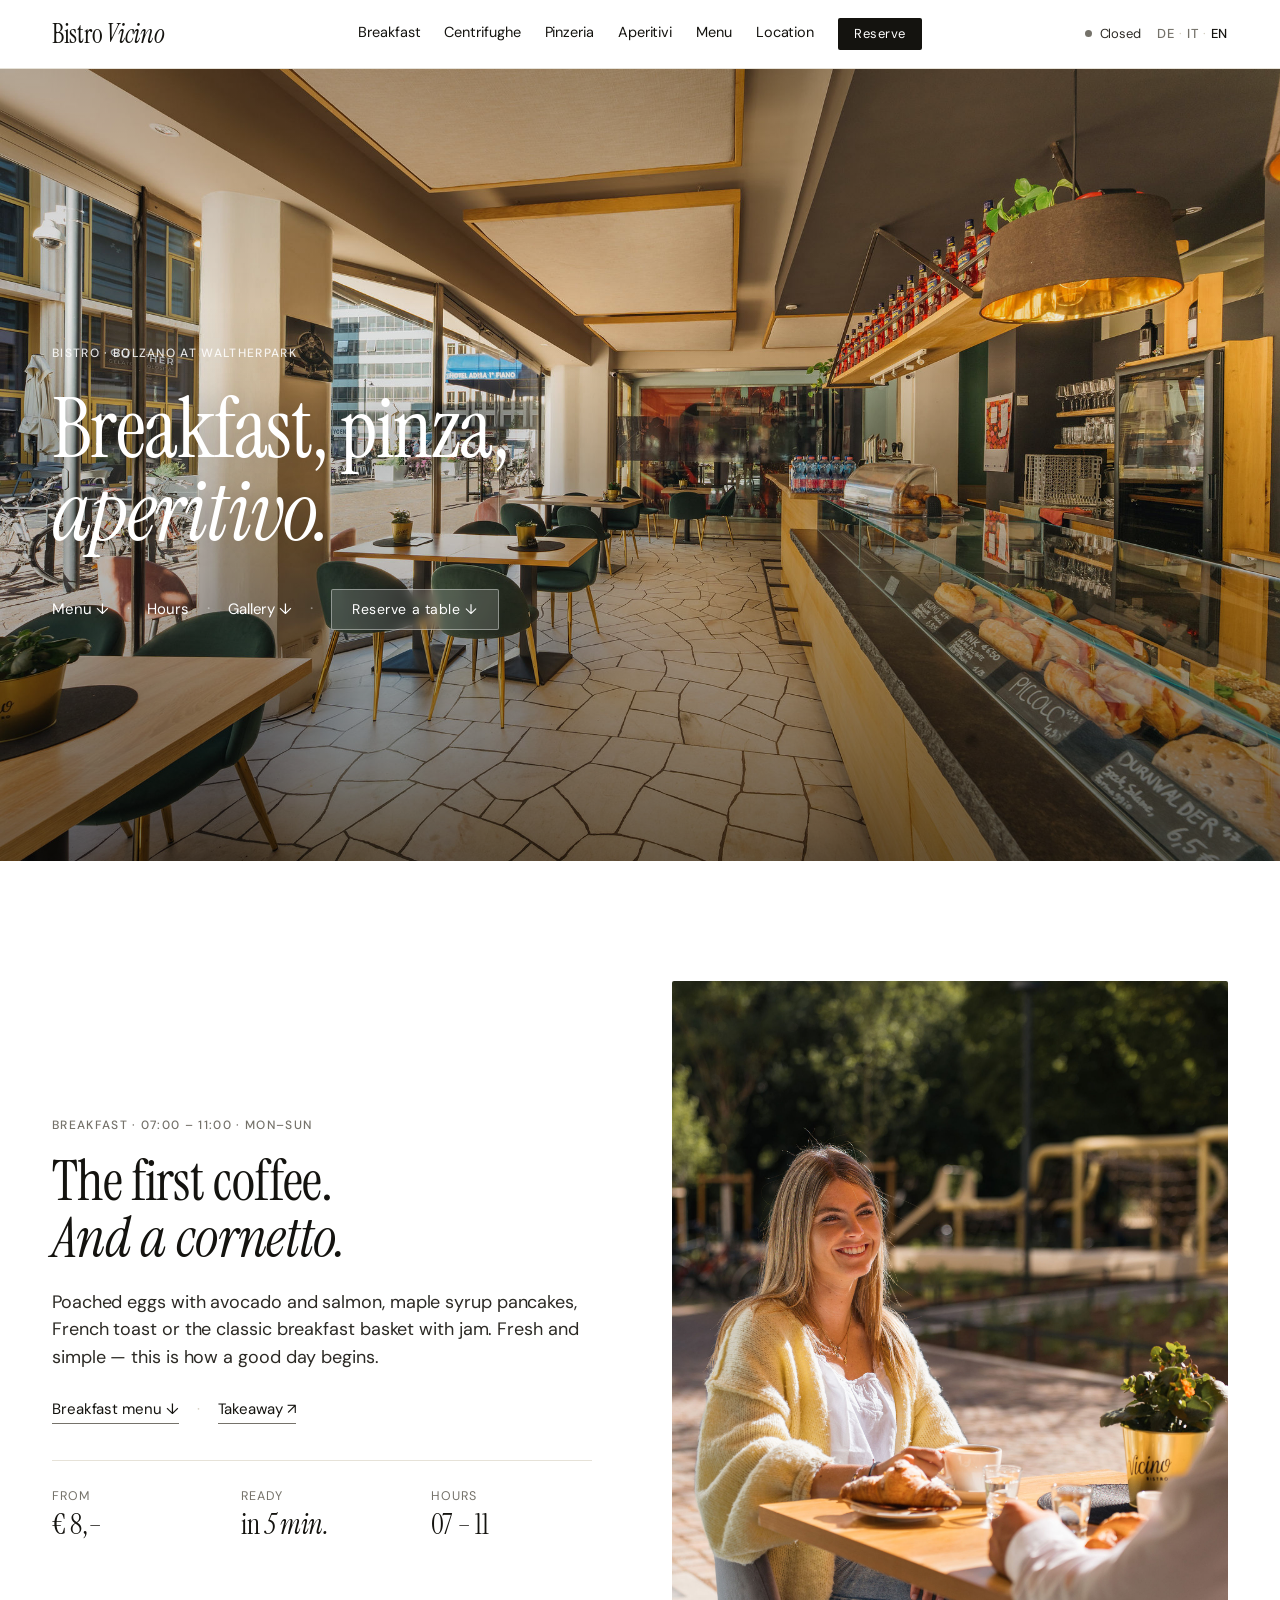
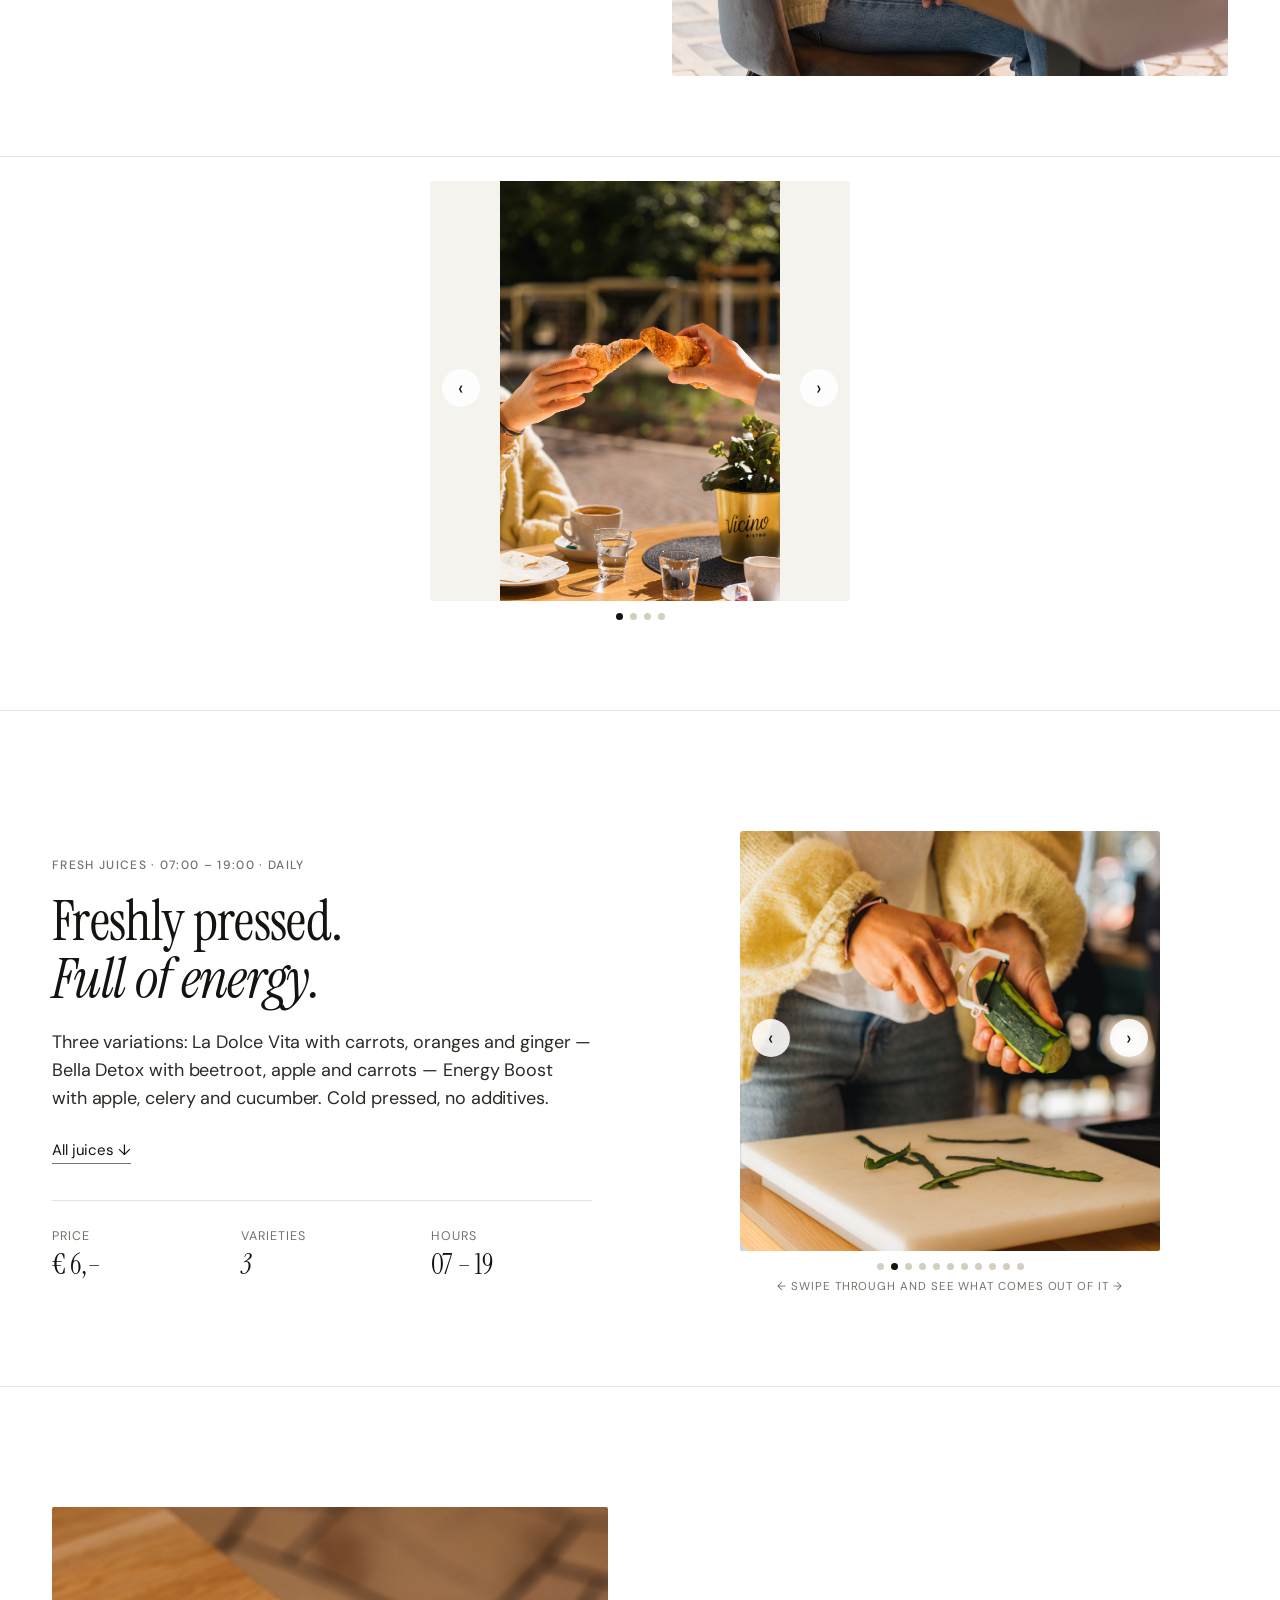
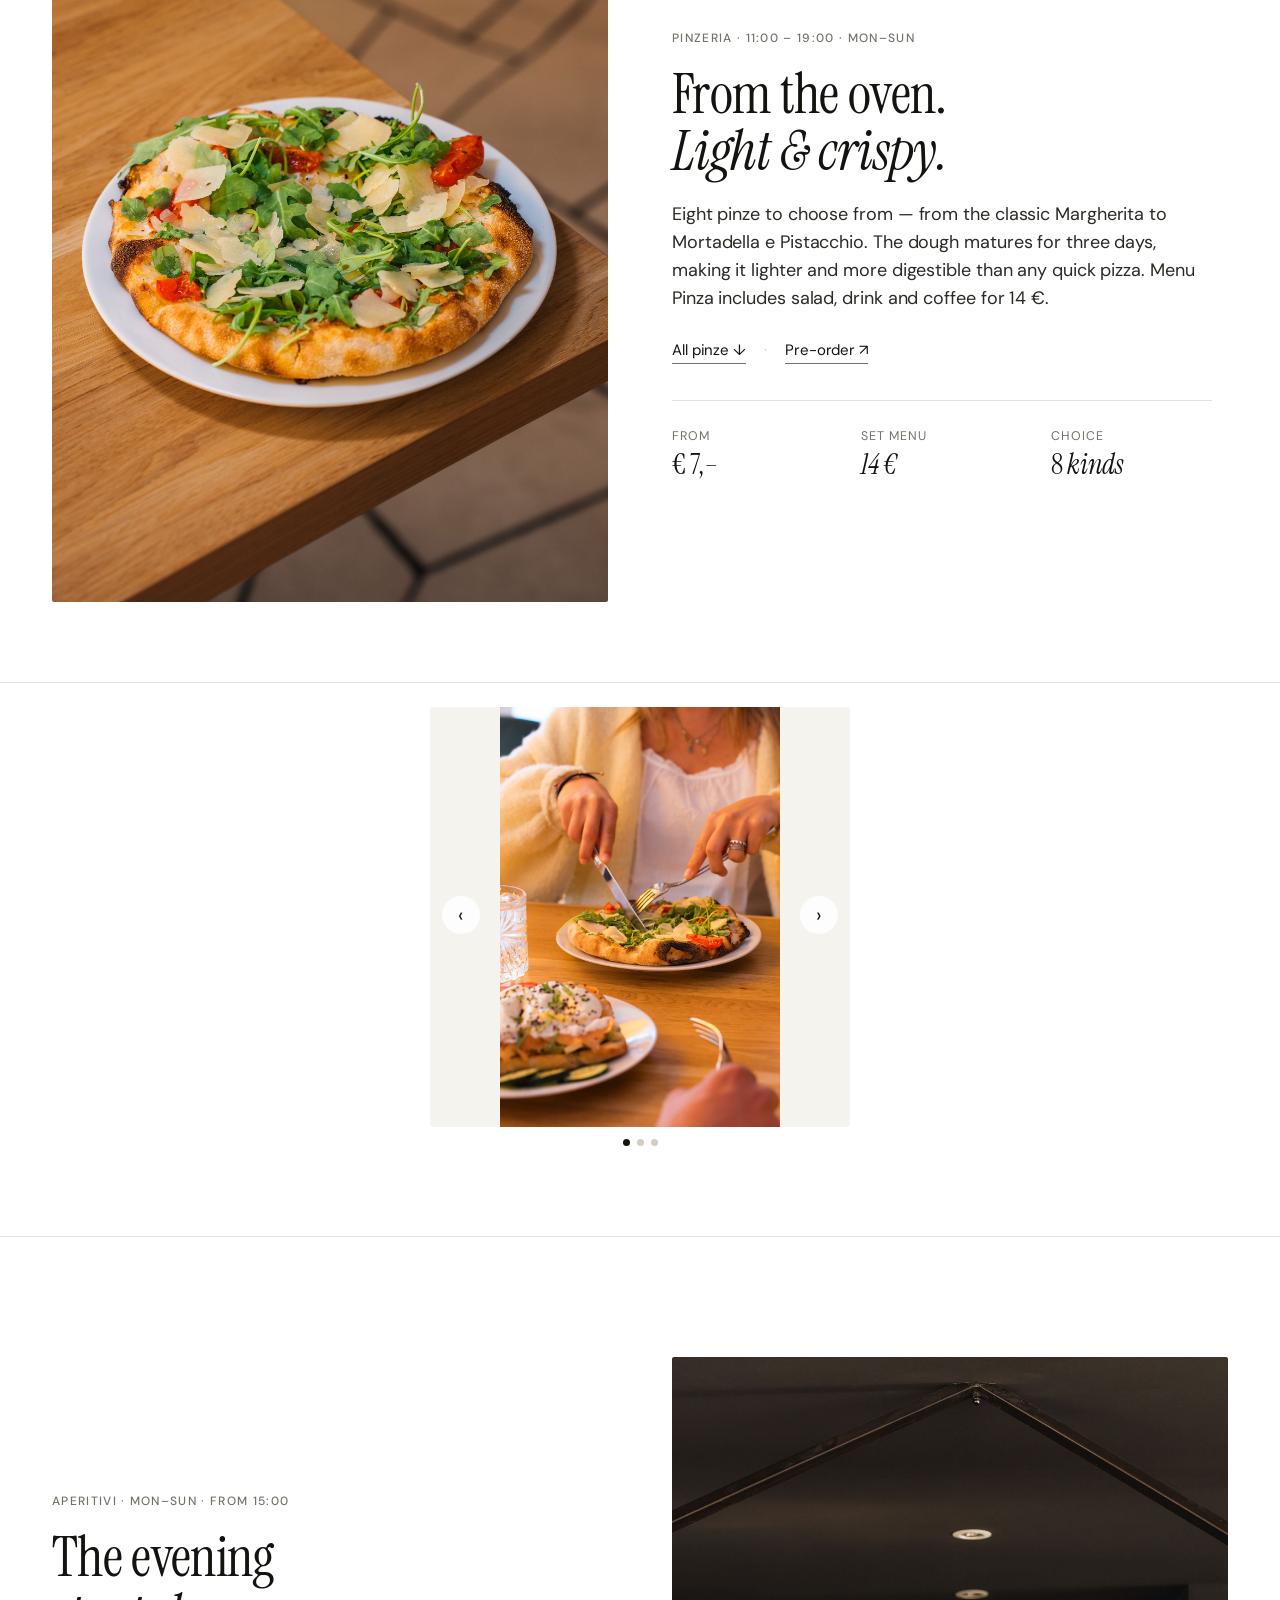
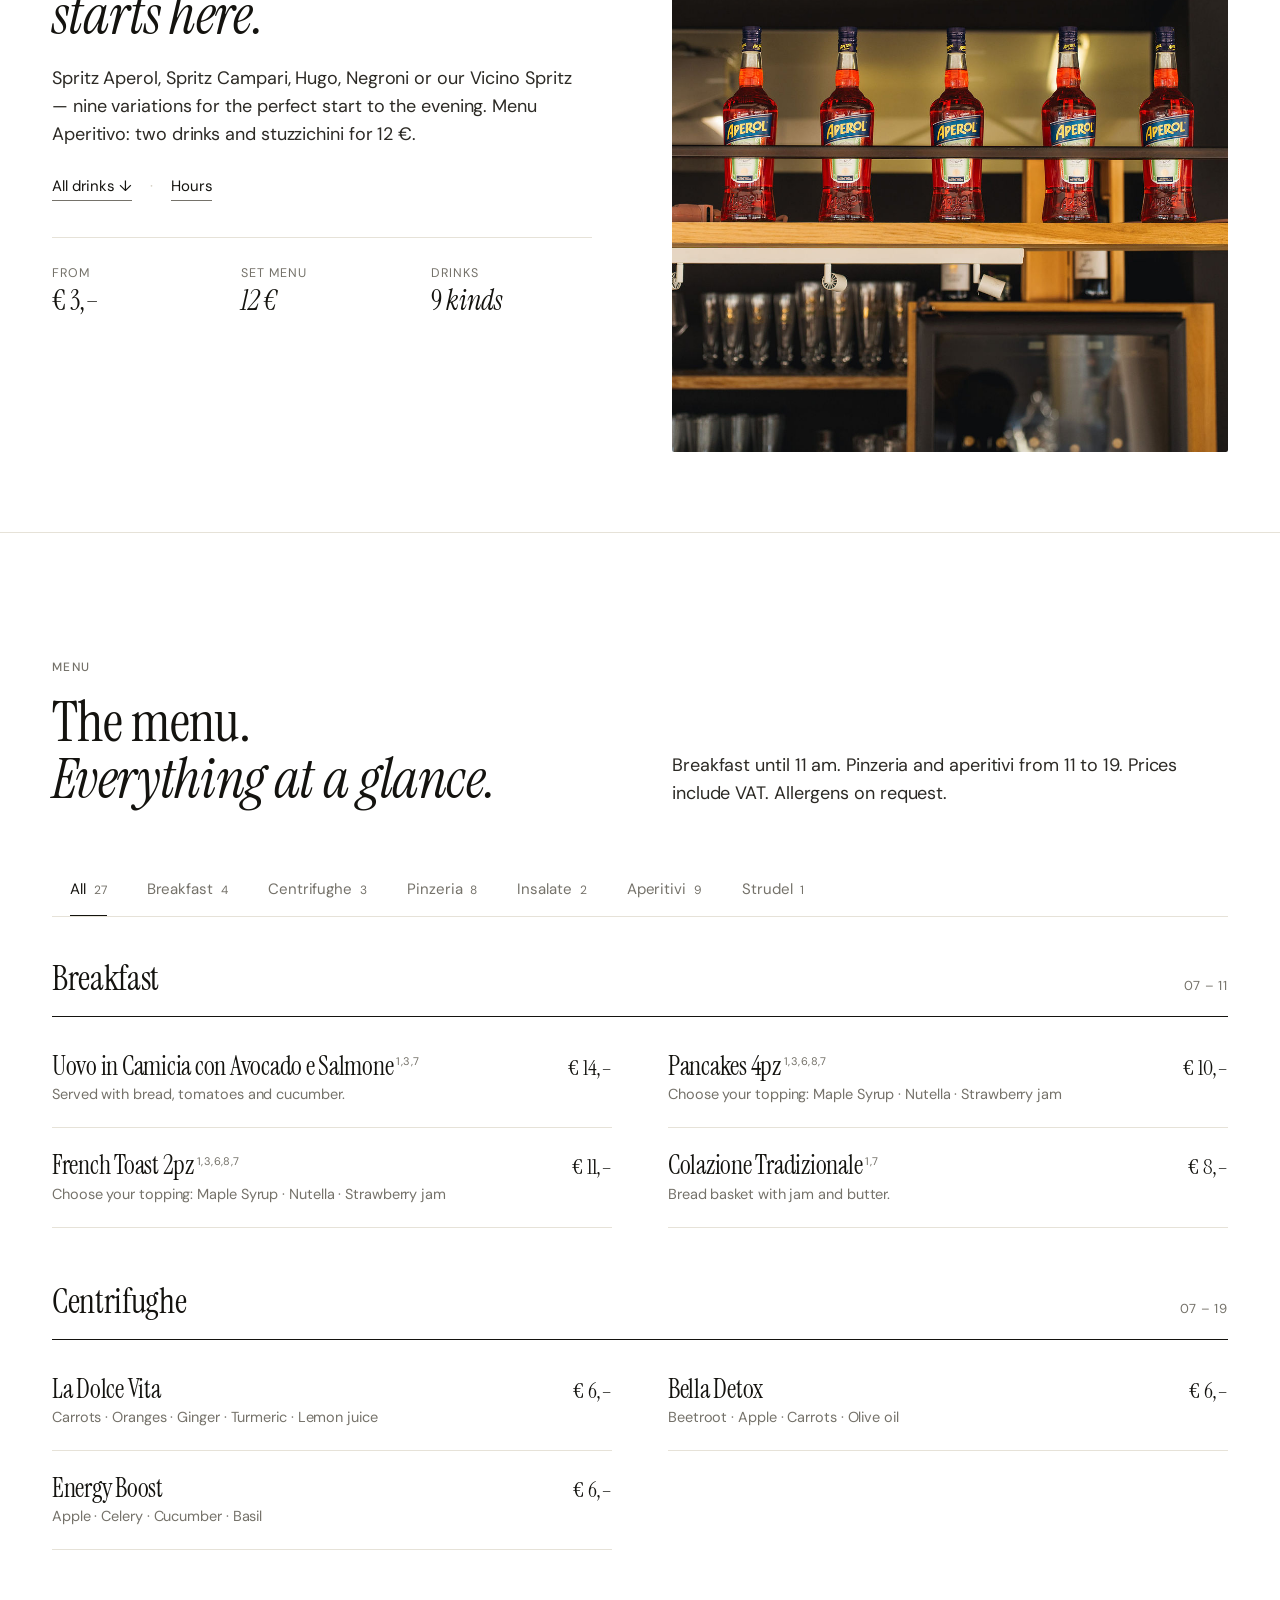
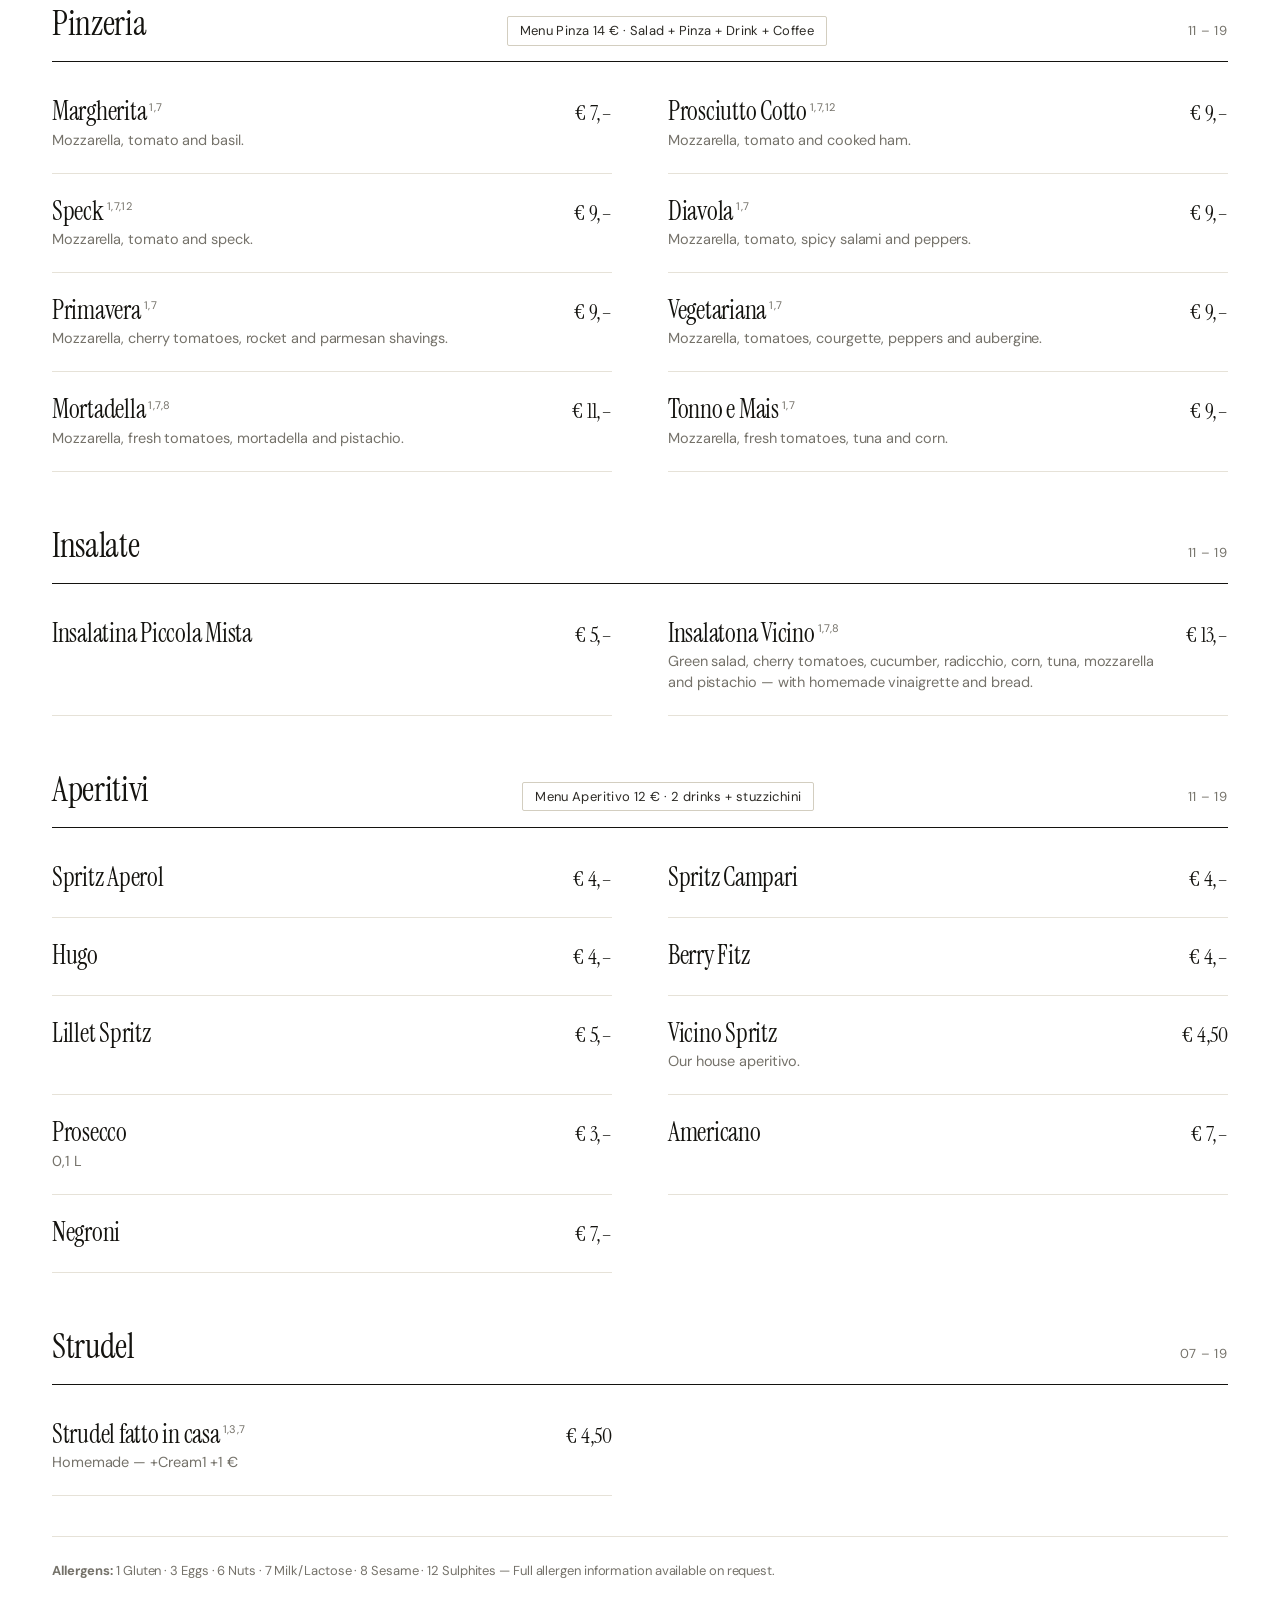
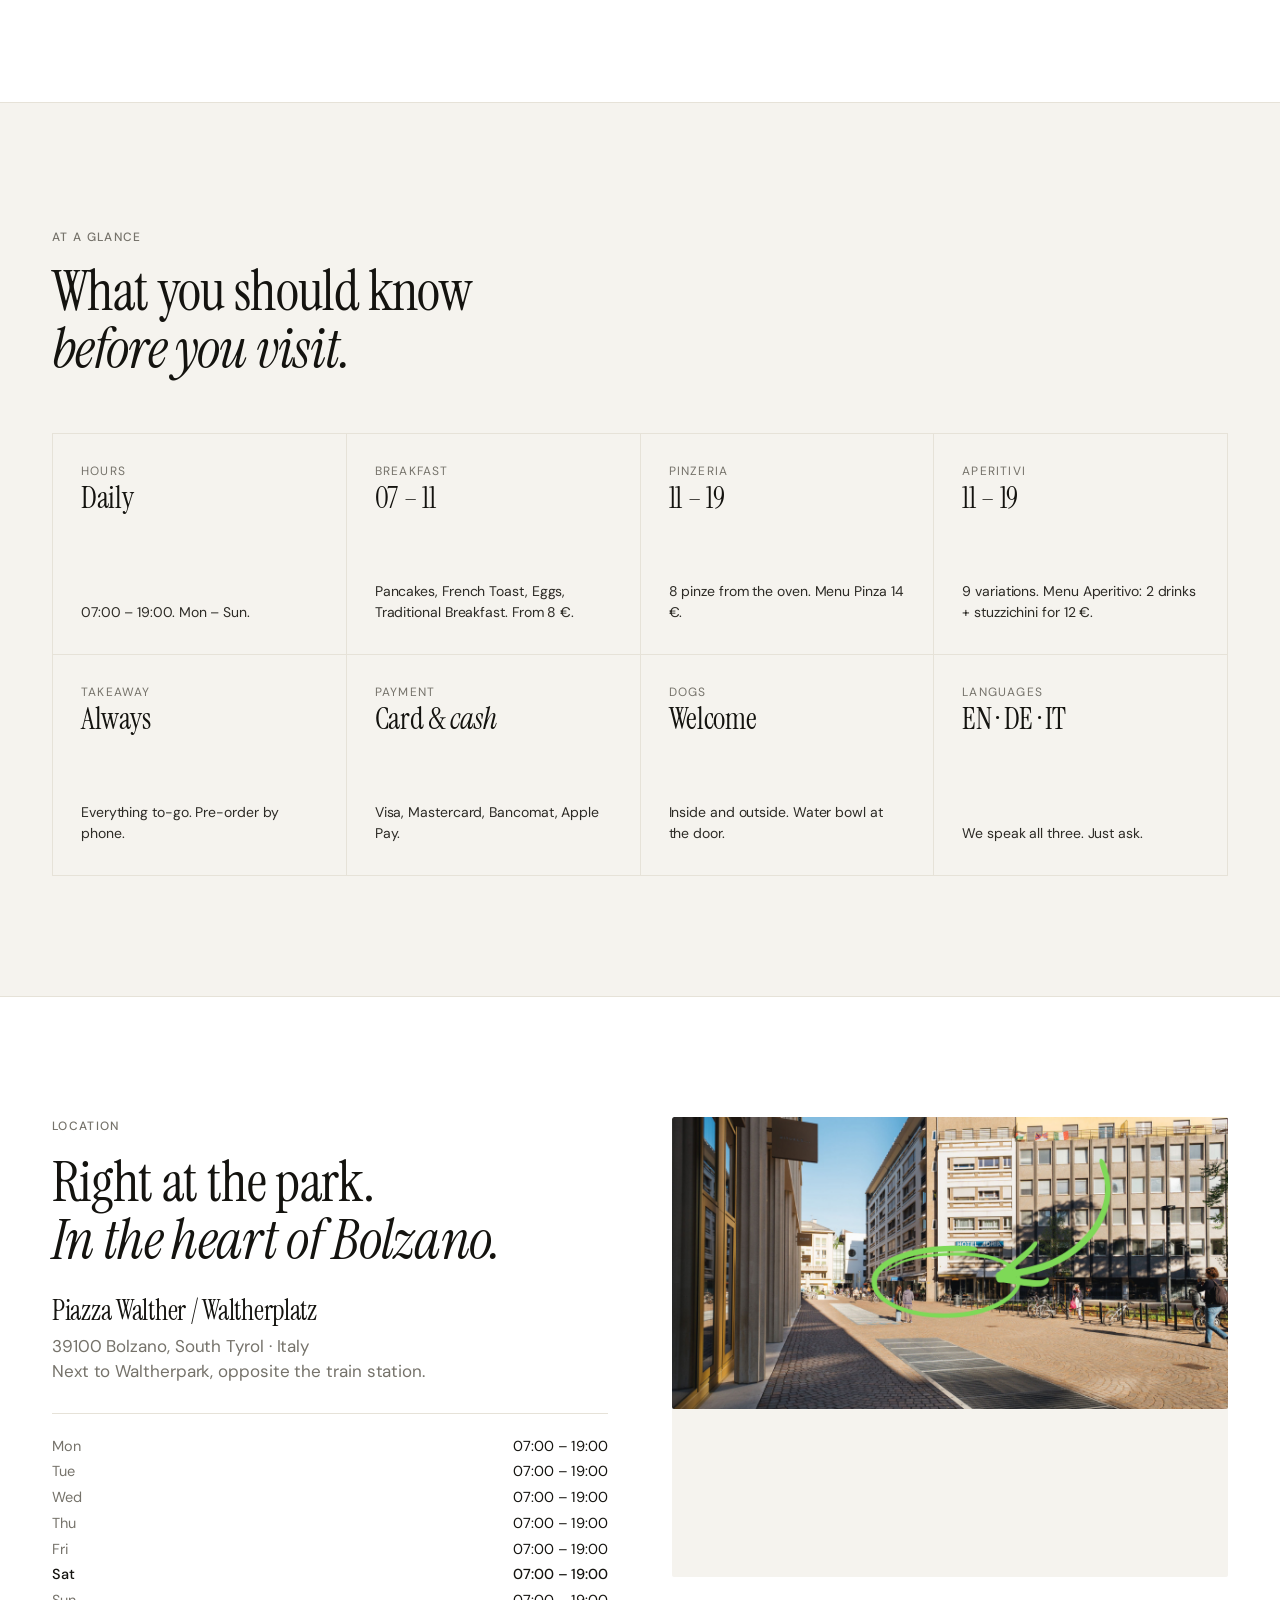
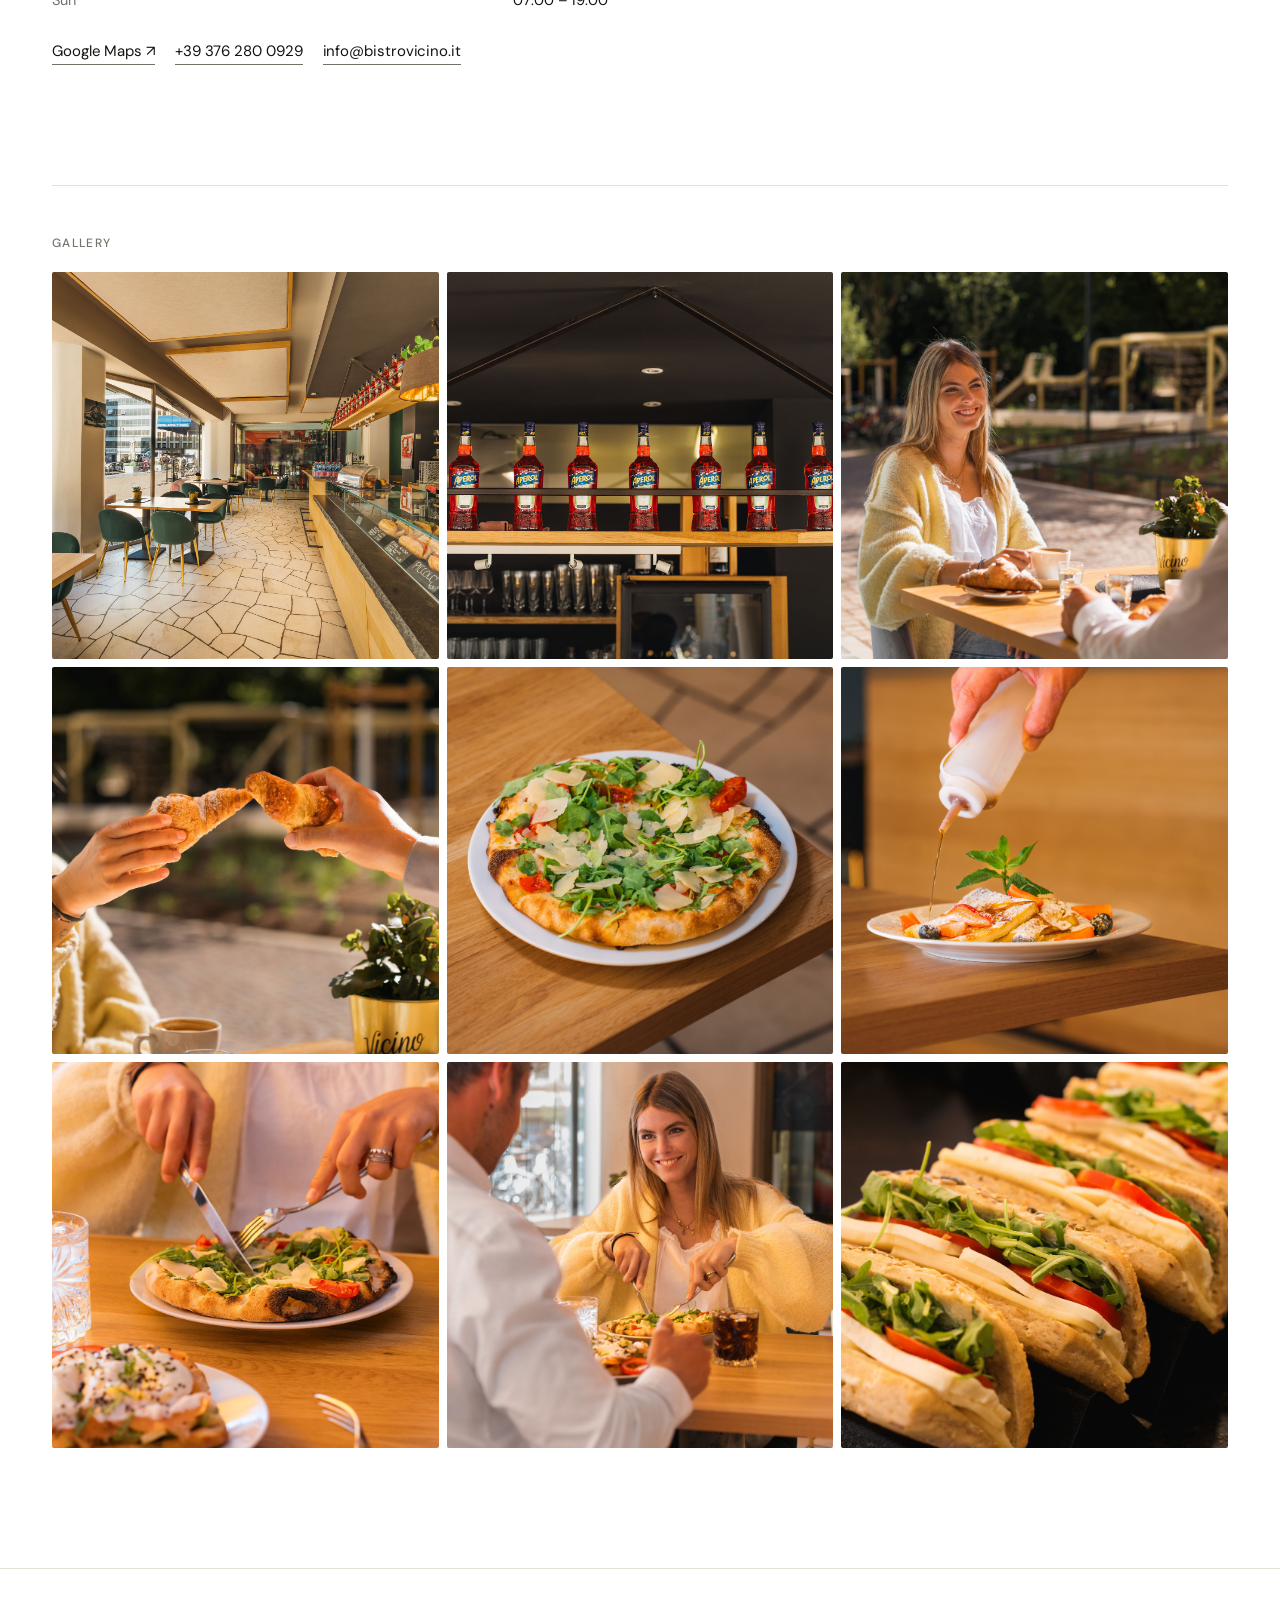
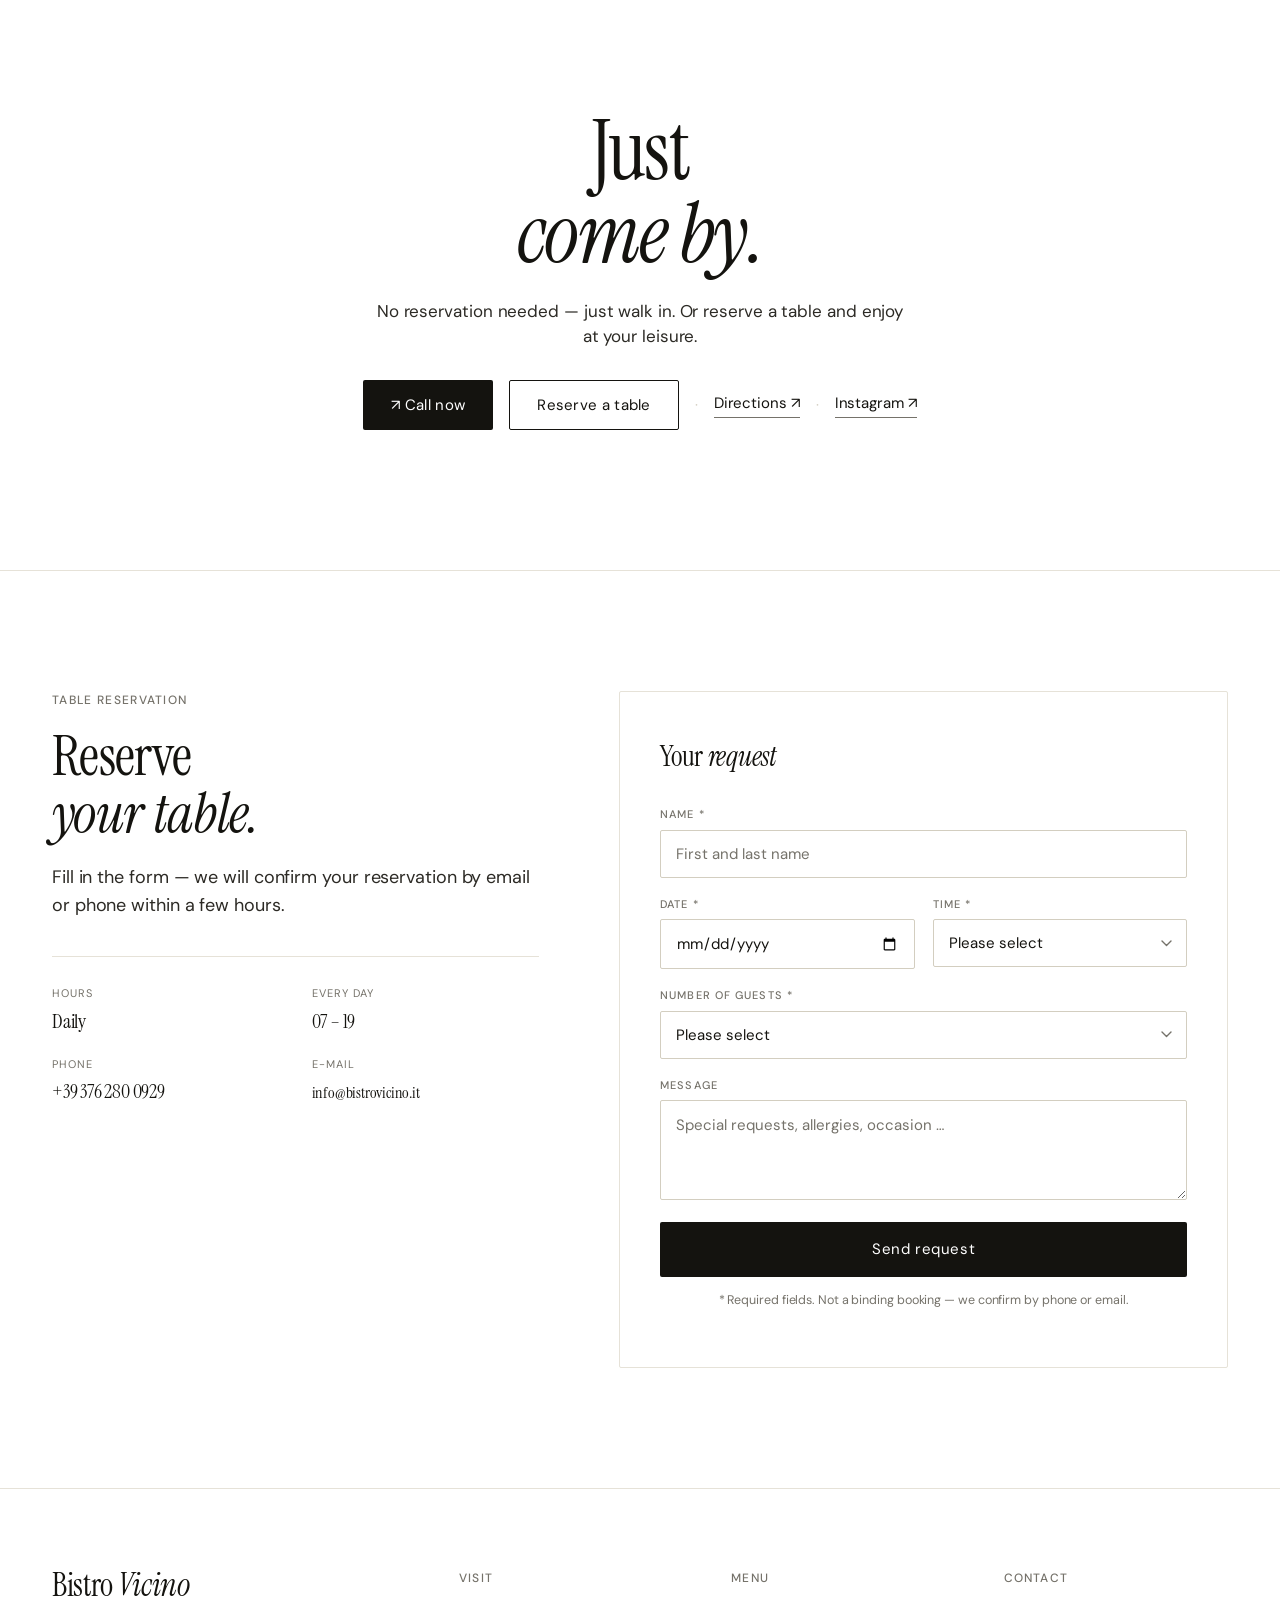
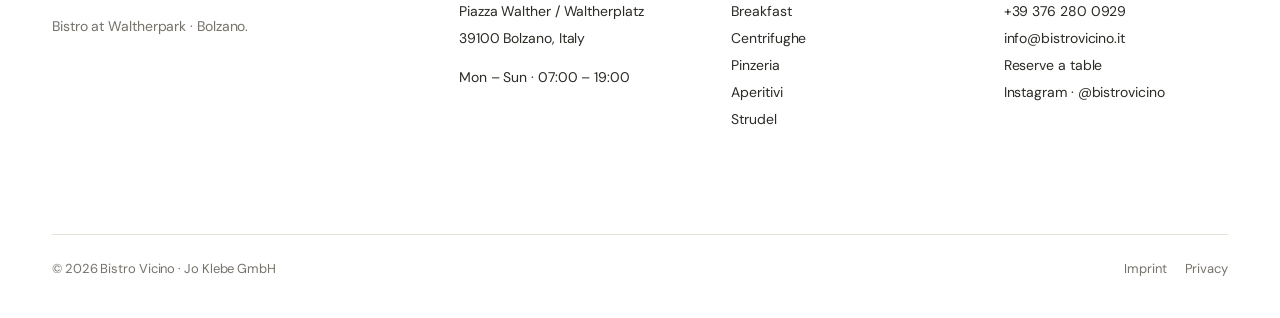
<file: en/index.html>
<!doctype html>
<html lang="en">
<head>

<!-- Google Tag Manager -->
<script>(function(w,d,s,l,i){w[l]=w[l]||[];w[l].push({'gtm.start':
new Date().getTime(),event:'gtm.js'});var f=d.getElementsByTagName(s)[0],
j=d.createElement(s),dl=l!='dataLayer'?'&l='+l:'';j.async=true;j.src=
'https://www.googletagmanager.com/gtm.js?id='+i+dl;f.parentNode.insertBefore(j,f);
})(window,document,'script','dataLayer','GTM-TB693V9F');</script>
<!-- End Google Tag Manager -->

  <meta charset="utf-8">
  <meta name="viewport" content="width=device-width, initial-scale=1">
  <title>Bistro Vicino — Bolzano · Waltherpark</title>
  <meta name="description" content="Bistro Vicino at Waltherpark in Bolzano. Breakfast, Pinzeria, Centrifughe and Aperitivi. Open daily 07:00–19:00.">
  <link rel="alternate" hreflang="de" href="https://www.bistrovicino.it/">
  <link rel="alternate" hreflang="it" href="https://www.bistrovicino.it/it/">
  <link rel="alternate" hreflang="en" href="https://www.bistrovicino.it/en/">
  <link rel="alternate" hreflang="x-default" href="https://www.bistrovicino.it/">

  <link rel="icon" href="https://raw.githubusercontent.com/manusiri05/wb-bistrovicino/main/assets/favicon_vicino.jpg" type="image/jpeg">
  <link rel="apple-touch-icon" href="https://raw.githubusercontent.com/manusiri05/wb-bistrovicino/main/assets/favicon_vicino.jpg">
  <link rel="preconnect" href="https://fonts.googleapis.com">
  <link rel="preconnect" href="https://fonts.gstatic.com" crossorigin>
  <link rel="stylesheet" href="https://fonts.googleapis.com/css2?family=DM+Sans:wght@400;500;700&family=Instrument+Serif:ital@0;1&display=swap">

  <style>
    :root{--bg:#ffffff;--bg-soft:#f5f3ee;--ink:#14130f;--ink-2:#2c2a25;--ink-mute:#75726a;--line:#e6e2d8;--line-2:#d3cec0;--max:1240px;}
    *{box-sizing:border-box}
    html,body{margin:0;padding:0;background:var(--bg);color:var(--ink);font-family:"DM Sans",system-ui,-apple-system,sans-serif;font-size:17px;line-height:1.5;letter-spacing:-.005em;-webkit-font-smoothing:antialiased}
    a{color:inherit} img{display:block;max-width:100%} button{font:inherit;color:inherit}
    .display,.section-title{font-family:"Instrument Serif",Georgia,serif;font-weight:400;margin:0;letter-spacing:-.012em}
    .display{font-size:clamp(54px,6.6vw,104px);line-height:.98;letter-spacing:-.018em}
    .section-title{font-size:clamp(40px,4.4vw,68px);line-height:1.02}
    .display em,.section-title em{font-style:italic}
    .kicker{font-size:12px;letter-spacing:.11em;text-transform:uppercase;color:var(--ink-mute);font-weight:500}
    .lead{font-size:18px;line-height:1.55;color:var(--ink-2);max-width:52ch;margin:0}
    .container{max-width:var(--max);margin:0 auto;padding:0 32px}
    .site-header{position:sticky;top:0;z-index:30;background:rgba(255,255,255,.86);-webkit-backdrop-filter:blur(14px) saturate(160%);backdrop-filter:blur(14px) saturate(160%);border-bottom:1px solid var(--line)}
    .site-header .inner{max-width:var(--max);margin:0 auto;padding:18px 32px;display:grid;grid-template-columns:1fr auto 1fr;align-items:center;gap:24px}
    .brand-mark{font-family:"Instrument Serif",serif;font-size:26px;line-height:1;letter-spacing:-.01em;text-decoration:none;color:var(--ink)}
    .brand-mark em{font-style:italic}
    .primary-nav{display:flex;gap:24px;font-size:14.5px;justify-content:center}
    .primary-nav a{text-decoration:none;color:var(--ink);padding:4px 0}
    .primary-nav a:hover{color:var(--ink-mute)}
    .primary-nav a.nav-reserve{background:var(--ink);color:#fff;padding:6px 16px;border-radius:2px;font-size:13px;letter-spacing:.04em}
    .primary-nav a.nav-reserve:hover{background:var(--ink-2);color:#fff}
    .header-right{display:flex;justify-content:flex-end;align-items:center;gap:16px;font-size:14px}
    .status-pill{font-size:13px;color:var(--ink-2);display:inline-flex;align-items:center;gap:8px}
    .status-dot{width:7px;height:7px;border-radius:50%;background:var(--ink-mute);display:inline-block}
    .status-pill.open .status-dot{background:#1f8a5b;box-shadow:0 0 0 0 rgba(31,138,91,.45);animation:pulse 1.8s infinite}
    @keyframes pulse{0%{box-shadow:0 0 0 0 rgba(31,138,91,.45)}70%{box-shadow:0 0 0 6px rgba(31,138,91,0)}100%{box-shadow:0 0 0 0 rgba(31,138,91,0)}}
    .lang-toggle{display:inline-flex;gap:5px;font-size:13px;color:var(--ink-mute);align-items:center}
    .lang-toggle .lang-btn{text-decoration:none;color:var(--ink-mute);letter-spacing:.04em;font-weight:500;padding:3px 0}
    .lang-toggle .lang-btn:hover{color:var(--ink)}
    .lang-toggle .lang-btn.active{color:var(--ink)}
    .lang-toggle .sep{color:var(--line-2)}
    .hero{position:relative;min-height:88vh;display:flex;align-items:center;overflow:hidden;background:var(--bg-soft)}
    .hero .bg{position:absolute;inset:0;z-index:0}
    .hero .bg img{width:100%;height:100%;object-fit:cover;display:block}
    .hero .bg::after{content:"";position:absolute;inset:0;background:linear-gradient(180deg,rgba(0,0,0,0) 30%,rgba(0,0,0,.55) 100%),linear-gradient(180deg,rgba(0,0,0,.25) 0%,rgba(0,0,0,0) 40%)}
    .hero .content{position:relative;z-index:1;max-width:var(--max);margin:0 auto;padding:120px 32px 80px;width:100%;color:#fff}
    .hero .display{color:#fff;text-shadow:0 2px 30px rgba(0,0,0,.25);margin-top:22px}
    .hero .kicker{color:rgba(255,255,255,.85)}
    .hero .meta{margin-top:36px;display:flex;gap:18px;flex-wrap:wrap;align-items:center}
    .hero .meta a{color:#fff;text-decoration:none;font-size:15px}
    .hero .meta a:hover{color:rgba(255,255,255,.7)}
    .hero .meta .sep{color:rgba(255,255,255,.4)}
    .hero .meta .hero-reserve{background:rgba(255,255,255,.15);border:1px solid rgba(255,255,255,.4);padding:9px 20px;border-radius:2px;backdrop-filter:blur(4px);font-size:14px;letter-spacing:.04em;transition:background .2s,border-color .2s}
    .hero .meta .hero-reserve:hover{background:rgba(255,255,255,.25);border-color:rgba(255,255,255,.7)}
    section.edit{padding:120px 0 80px;border-bottom:1px solid var(--line)}
    section.edit .container{display:grid;grid-template-columns:1fr 1fr;gap:64px;align-items:center}
    section.edit.reverse .container > .text{order:2}
    section.edit.reverse .container > .image{order:1}
    section.edit .text{max-width:540px}
    section.edit .image img{width:100%;aspect-ratio:4/5;object-fit:cover;border-radius:2px;display:block}
    section.edit .text .kicker{display:block;margin-bottom:18px}
    section.edit .text .section-title{margin-bottom:22px}
    section.edit .text .lead{margin-bottom:26px}
    section.edit .text .links{display:flex;flex-wrap:wrap;gap:18px;font-size:15px}
    section.edit .text .links .sep{color:var(--line-2)}
    section.edit .stats{display:grid;grid-template-columns:repeat(3,1fr);gap:28px;margin-top:36px;padding-top:26px;border-top:1px solid var(--line)}
    section.edit .stats .lbl{font-size:12.5px;color:var(--ink-mute);letter-spacing:.08em;text-transform:uppercase}
    section.edit .stats .val{font-family:"Instrument Serif",serif;font-size:28px;line-height:1.1;margin-top:4px;letter-spacing:-.01em}
    section.edit .stats .val em{font-style:italic}
    .link-arrow{text-decoration:none;color:var(--ink);border-bottom:1px solid var(--ink-mute);padding-bottom:2px;cursor:pointer;background:none;border-left:0;border-right:0;border-top:0;font-size:inherit;padding-left:0;padding-right:0}
    .link-arrow:hover{border-bottom-color:var(--ink)}
    .section-slider{padding:24px 0 90px;border-bottom:1px solid var(--line)}
    .section-slider .container{display:flex;justify-content:center}
    .section-slider .img-slider,.img-slider.centrifughe-slider{width:min(100%,420px);max-width:420px;margin:0 auto}
    .img-slider{position:relative;overflow:hidden;border-radius:2px;user-select:none;background:transparent}
    .img-slider .slides{display:flex;width:100%;aspect-ratio:1/1;transition:transform .48s cubic-bezier(.4,0,.2,1)}
    .img-slider .slide{min-width:100%;width:100%;height:100%;flex:0 0 100%}
    .img-slider .slide img{width:100%;height:100%;object-fit:contain;object-position:center;background:var(--bg-soft);display:block;border-radius:2px}
    .img-slider .s-btn{position:absolute;top:calc(50% - 12px);transform:translateY(-50%);background:rgba(255,255,255,.88);border:none;width:38px;height:38px;border-radius:50%;cursor:pointer;display:flex;align-items:center;justify-content:center;z-index:2;transition:background .2s;font-size:20px;padding:0;line-height:1}
    .img-slider .s-btn:hover{background:#fff}
    .img-slider .s-btn.prev{left:12px}
    .img-slider .s-btn.next{right:12px}
    .img-slider .s-dots{display:flex;gap:7px;justify-content:center;margin-top:12px}
    .img-slider .s-dot{width:7px;height:7px;border-radius:50%;background:var(--line-2);cursor:pointer;border:none;padding:0;transition:background .2s;flex:0 0 auto}
    .img-slider .s-dot.on{background:var(--ink)}
    .swipe-hint{text-align:center;font-size:11.5px;color:var(--ink-mute);letter-spacing:.08em;margin-top:8px;text-transform:uppercase}
    section.menu{padding:120px 0;border-bottom:1px solid var(--line)}
    section.menu .menu-head{display:grid;grid-template-columns:1fr 1fr;gap:64px;align-items:end;margin-bottom:56px}
    section.menu .filter{display:flex;gap:4px;border-bottom:1px solid var(--line);margin-bottom:36px;overflow-x:auto}
    section.menu .filter button{background:none;border:0;padding:14px 18px 16px;font-size:15px;color:var(--ink-mute);cursor:pointer;position:relative;white-space:nowrap;letter-spacing:-.005em}
    section.menu .filter button:hover{color:var(--ink-2)}
    section.menu .filter button.on{color:var(--ink)}
    section.menu .filter button.on::after{content:"";position:absolute;left:18px;right:18px;bottom:-1px;height:2px;background:var(--ink)}
    section.menu .filter button .count{margin-left:8px;font-size:12px;color:var(--ink-mute);font-variant-numeric:tabular-nums}
    .menu-list{display:grid;grid-template-columns:repeat(2,1fr);gap:0 56px}
    .menu-cat{display:contents}
    .menu-cat-heading{grid-column:1 / -1;margin:48px 0 12px;padding-bottom:12px;border-bottom:1px solid var(--ink);display:flex;justify-content:space-between;align-items:baseline;flex-wrap:wrap;gap:8px}
    .menu-cat:first-child .menu-cat-heading{margin-top:0}
    .menu-cat-heading h3{margin:0;font-family:"Instrument Serif",serif;font-weight:400;font-size:34px;letter-spacing:-.01em}
    .menu-cat-heading .time{font-size:13px;color:var(--ink-mute);letter-spacing:.06em;text-transform:uppercase}
    .menu-cat-heading .menu-deal{font-size:13px;color:var(--ink-2);border:1px solid var(--line-2);padding:4px 12px;border-radius:2px;letter-spacing:.03em}
    .menu-row{display:grid;grid-template-columns:1fr auto;align-items:baseline;gap:18px;padding:22px 0;border-bottom:1px solid var(--line)}
    .menu-row .name{font-family:"Instrument Serif",serif;font-size:26px;line-height:1.05;letter-spacing:-.01em}
    .menu-row .name .allergen{font-size:11px;font-family:"DM Sans",sans-serif;color:var(--ink-mute);letter-spacing:.04em;vertical-align:super;margin-left:3px;font-style:normal}
    .menu-row .desc{font-size:14.5px;color:var(--ink-mute);margin-top:4px;line-height:1.45}
    .menu-row .price{font-family:"Instrument Serif",serif;font-size:22px;letter-spacing:-.01em;font-variant-numeric:tabular-nums;white-space:nowrap}
    .menu-list[data-filter]:not([data-filter="all"]) .menu-cat{display:none}
    .menu-list[data-filter="col"] .menu-cat[data-cat="col"],.menu-list[data-filter="cent"] .menu-cat[data-cat="cent"],.menu-list[data-filter="pin"] .menu-cat[data-cat="pin"],.menu-list[data-filter="ins"] .menu-cat[data-cat="ins"],.menu-list[data-filter="aper"] .menu-cat[data-cat="aper"],.menu-list[data-filter="stru"] .menu-cat[data-cat="stru"]{display:contents}
    .allergen-note{margin-top:40px;padding-top:24px;border-top:1px solid var(--line);font-size:13px;color:var(--ink-mute);line-height:1.6;grid-column:1/-1}
    section.info{padding:120px 0;background:var(--bg-soft);border-bottom:1px solid var(--line)}
    section.info .head{display:grid;grid-template-columns:1fr 1fr;gap:64px;align-items:end;margin-bottom:56px}
    section.info .grid{display:grid;grid-template-columns:repeat(4,1fr);gap:1px;background:var(--line);border:1px solid var(--line)}
    section.info .cell{background:var(--bg-soft);padding:28px 28px 32px;display:flex;flex-direction:column;gap:6px;min-height:220px;justify-content:space-between}
    section.info .cell .lbl{font-size:12px;letter-spacing:.1em;text-transform:uppercase;color:var(--ink-mute)}
    section.info .cell .val{font-family:"Instrument Serif",serif;font-size:30px;letter-spacing:-.01em;line-height:1.05;margin-top:2px}
    section.info .cell .val em{font-style:italic}
    section.info .cell .desc{font-size:14px;color:var(--ink-2);line-height:1.45}
    section.location{padding:120px 0;border-bottom:1px solid var(--line)}
    section.location .container{display:grid;grid-template-columns:1fr 1fr;gap:64px;align-items:start}
    section.location .text{display:flex;flex-direction:column}
    section.location .text .kicker{margin-bottom:18px}
    section.location .text .section-title{margin-bottom:26px}
    section.location .addr{font-family:"Instrument Serif",serif;font-size:28px;line-height:1.2;letter-spacing:-.01em;margin-bottom:6px}
    section.location .addr-sub{color:var(--ink-mute);margin-bottom:28px}
    section.location .hours{display:grid;grid-template-columns:auto 1fr;gap:4px 32px;margin-bottom:28px;border-top:1px solid var(--line);padding-top:22px}
    section.location .hours .d{color:var(--ink-mute);font-size:14.5px}
    section.location .hours .t{font-size:14.5px;text-align:right}
    section.location .hours .d.now,section.location .hours .t.now{color:var(--ink);font-weight:500}
    section.location .map{position:relative;min-height:460px;background:var(--bg-soft);border-radius:2px;overflow:hidden}
    section.location .location-links{display:flex;flex-wrap:wrap;gap:20px;font-size:15px}
    .location-gallery{grid-column:1/-1;margin-top:56px;padding-top:48px;border-top:1px solid var(--line)}
    .location-gallery .kicker{display:block;margin-bottom:20px}
    .gallery-grid{display:grid;grid-template-columns:repeat(3,1fr);gap:8px}
    .gallery-grid img{width:100%;aspect-ratio:1/1;object-fit:cover;border-radius:2px;display:block;transition:opacity .22s;cursor:zoom-in}
    .gallery-grid img:hover{opacity:.86}
    section.cta-block{padding:140px 0;text-align:center;border-bottom:1px solid var(--line)}
    section.cta-block .display{max-width:16ch;margin:0 auto 24px}
    section.cta-block p{color:var(--ink-2);font-size:17px;max-width:44ch;margin:0 auto 30px}
    section.cta-block .links{display:inline-flex;flex-wrap:wrap;justify-content:center;gap:16px;font-size:15px;align-items:center}
    section.cta-block .links .sep{color:var(--line-2)}
    .btn-call{display:inline-flex;align-items:center;gap:10px;background:var(--ink);color:#fff;text-decoration:none;padding:14px 28px;border-radius:2px;font-size:15px;letter-spacing:.02em;transition:background .2s}
    .btn-call:hover{background:var(--ink-2)}
    .btn-reserve-outline{display:inline-flex;align-items:center;gap:10px;background:transparent;color:var(--ink);text-decoration:none;padding:13px 27px;border-radius:2px;font-size:15px;letter-spacing:.02em;border:1px solid var(--ink);transition:background .2s,color .2s}
    .btn-reserve-outline:hover{background:var(--ink);color:#fff}
    section.reservation{padding:120px 0;border-bottom:1px solid var(--line)}
    section.reservation .container{display:grid;grid-template-columns:1fr 1.25fr;gap:80px;align-items:start}
    section.reservation .res-text .kicker{display:block;margin-bottom:18px}
    section.reservation .res-text .section-title{margin-bottom:22px}
    section.reservation .res-text .lead{margin-bottom:0}
    section.reservation .res-info{margin-top:36px;padding-top:28px;border-top:1px solid var(--line);display:grid;grid-template-columns:1fr 1fr;gap:20px 32px}
    section.reservation .ri-item .ri-lbl{font-size:11px;letter-spacing:.1em;text-transform:uppercase;color:var(--ink-mute)}
    section.reservation .ri-item .ri-val{font-family:"Instrument Serif",serif;font-size:20px;letter-spacing:-.01em;margin-top:4px}
    section.reservation .ri-item .ri-val em{font-style:italic}
    .res-form-wrap{background:#fff;border:1px solid var(--line);border-radius:2px;padding:44px 40px}
    .res-form-wrap h3{font-family:"Instrument Serif",serif;font-size:28px;font-weight:400;letter-spacing:-.01em;margin:0 0 28px}
    .res-form-wrap h3 em{font-style:italic}
    .form-grid{display:grid;grid-template-columns:1fr 1fr;gap:18px}
    .form-field{display:flex;flex-direction:column;gap:7px}
    .form-field.full{grid-column:1/-1}
    .form-field label{font-size:11px;letter-spacing:.1em;text-transform:uppercase;color:var(--ink-mute);font-weight:500}
    .form-field input,.form-field select,.form-field textarea{width:100%;padding:13px 15px;border:1px solid var(--line-2);border-radius:2px;font-family:"DM Sans",system-ui,sans-serif;font-size:15px;color:var(--ink);background:#fff;transition:border-color .18s,box-shadow .18s;outline:none;-webkit-appearance:none;appearance:none}
    .form-field input:focus,.form-field select:focus,.form-field textarea:focus{border-color:var(--ink);box-shadow:0 0 0 3px rgba(20,19,15,.07)}
    .form-field input::placeholder,.form-field textarea::placeholder{color:var(--ink-mute)}
    .form-field textarea{resize:vertical;min-height:100px;line-height:1.55}
    .form-field select{background-image:url("data:image/svg+xml,%3Csvg xmlns='http://www.w3.org/2000/svg' width='11' height='7' viewBox='0 0 11 7'%3E%3Cpath d='M1 1l4.5 4.5L10 1' stroke='%2375726a' stroke-width='1.4' fill='none' stroke-linecap='round' stroke-linejoin='round'/%3E%3C/svg%3E");background-repeat:no-repeat;background-position:right 14px center;padding-right:38px;cursor:pointer}
    .form-submit-row{margin-top:22px}
    .btn-submit{width:100%;padding:16px 24px;background:var(--ink);color:#fff;border:none;border-radius:2px;font-family:"DM Sans",system-ui,sans-serif;font-size:15px;letter-spacing:.04em;cursor:pointer;transition:background .2s;display:flex;align-items:center;justify-content:center;gap:10px}
    .btn-submit:hover:not(:disabled){background:var(--ink-2)}
    .btn-submit:disabled{background:var(--ink-mute);cursor:not-allowed}
    .form-note{margin-top:14px;font-size:12.5px;color:var(--ink-mute);text-align:center;line-height:1.55}
    .form-success{display:none;text-align:center;padding:48px 20px}
    .form-success .success-mark{width:48px;height:48px;border-radius:50%;background:var(--ink);display:flex;align-items:center;justify-content:center;margin:0 auto 20px}
    .form-success .success-mark svg{width:22px;height:22px}
    .form-success h3{font-family:"Instrument Serif",serif;font-size:30px;font-weight:400;letter-spacing:-.01em;margin:0 0 12px}
    .form-success h3 em{font-style:italic}
    .form-success p{color:var(--ink-mute);font-size:15px;margin:0;line-height:1.65}
    footer.site{padding:80px 0 40px;font-size:14px;color:var(--ink-2)}
    footer.site .container{display:grid;grid-template-columns:1.6fr 1fr 1fr 1fr;gap:48px}
    footer.site h5{margin:0 0 14px;font-size:12px;letter-spacing:.1em;text-transform:uppercase;color:var(--ink-mute);font-weight:500}
    footer.site ul{list-style:none;margin:0;padding:0;display:flex;flex-direction:column;gap:6px}
    footer.site a{text-decoration:none}
    footer.site a:hover{color:var(--ink-mute)}
    footer.site .brand-block .brand-mark{font-size:32px}
    footer.site .brand-block p{margin:14px 0 0;max-width:28ch;color:var(--ink-mute)}
    footer.site .legal{grid-column:1 / -1;border-top:1px solid var(--line);margin-top:56px;padding-top:24px;display:flex;justify-content:space-between;font-size:13px;color:var(--ink-mute)}
    footer.site .legal a{margin-left:18px}
    @media (max-width:900px){
      section.edit .container,section.menu .menu-head,section.info .head,section.location .container,section.reservation .container{grid-template-columns:1fr;gap:40px}
      section.edit.reverse .container > .text{order:1} section.edit.reverse .container > .image{order:2}
      section.edit .image img{aspect-ratio:4/3} .menu-list{grid-template-columns:1fr}
      section.info .grid{grid-template-columns:1fr 1fr} section.location .map{min-height:300px}
      footer.site .container{grid-template-columns:1fr 1fr} .site-header .inner{grid-template-columns:auto auto} .primary-nav{display:none}
      .res-form-wrap{padding:32px 24px} .form-grid{grid-template-columns:1fr} section.reservation .res-info{grid-template-columns:1fr 1fr}
      .gallery-grid{grid-template-columns:repeat(3,1fr)}
      .section-slider .img-slider,.img-slider.centrifughe-slider{width:min(100%,360px);max-width:360px}
      .img-slider .slides{aspect-ratio:1/1} .img-slider .slide img{height:100%;object-fit:contain}
    }
    @media (max-width:600px){.gallery-grid{grid-template-columns:repeat(2,1fr)}}
  </style>
</head>
<body>
<noscript><iframe src="https://www.googletagmanager.com/ns.html?id=GTM-TB693V9F" height="0" width="0" style="display:none;visibility:hidden"></iframe></noscript>

<header class="site-header">
  <div class="inner">
    <a href="/en/" class="brand-mark">Bistro <em>Vicino</em></a>
    <nav class="primary-nav">
      <a href="#colazione">Breakfast</a>
      <a href="#centrifughe">Centrifughe</a>
      <a href="#pinzeria">Pinzeria</a>
      <a href="#aperitivi">Aperitivi</a>
      <a href="#karte">Menu</a>
      <a href="#standort">Location</a>
      <a href="#reservieren" class="nav-reserve">Reserve</a>
    </nav>
    <div class="header-right">
      <span class="status-pill" id="statusPill">
        <span class="status-dot"></span>
        <span class="status-text">Closed</span>
      </span>
      <span class="lang-toggle">
        <a href="/" class="lang-btn">DE</a>
        <span class="sep">·</span>
        <a href="/it/" class="lang-btn">IT</a>
        <span class="sep">·</span>
        <span class="lang-btn active">EN</span>
      </span>
    </div>
  </div>
</header>

<section class="hero">
  <div class="bg">
    <img src="/BarVicino%26GasthofRafenstein%E2%80%93JGAVisuals_Mai26-4.jpg" alt="Bistro Vicino – Bar and interior at Waltherpark" loading="eager">
  </div>
  <div class="content">
    <span class="kicker">Bistro · Bolzano at Waltherpark</span>
    <h1 class="display">Breakfast, pinza,<br><em>aperitivo.</em></h1>
    <div class="meta">
      <a href="#karte">Menu ↓</a>
      <span class="sep">·</span>
      <a href="#standort">Hours</a>
      <span class="sep">·</span>
      <a href="#galerie">Gallery ↓</a>
      <span class="sep">·</span>
      <a href="#reservieren" class="hero-reserve">Reserve a table ↓</a>
    </div>
  </div>
</section>

<section class="edit" id="colazione">
  <div class="container">
    <div class="text">
      <span class="kicker">Breakfast · 07:00 – 11:00 · Mon–Sun</span>
      <h2 class="section-title">The first coffee.<br><em>And a cornetto.</em></h2>
      <p class="lead">Poached eggs with avocado and salmon, maple syrup pancakes, French toast or the classic breakfast basket with jam. Fresh and simple — this is how a good day begins.</p>
      <div class="links" style="margin-top:26px">
        <a href="#karte" class="link-arrow" data-filter="col">Breakfast menu ↓</a>
        <span class="sep">·</span>
        <a href="tel:+393762800929" class="link-arrow">Takeaway ↗</a>
      </div>
      <div class="stats">
        <div><div class="lbl">From</div><div class="val">€ 8,–</div></div>
        <div><div class="lbl">Ready</div><div class="val">in <em>5 min.</em></div></div>
        <div><div class="lbl">Hours</div><div class="val">07 – 11</div></div>
      </div>
    </div>
    <div class="image">
      <img src="/BarVicino%26GasthofRafenstein%E2%80%93JGAVisuals_Mai26-25.jpg" alt="Breakfast at Bistro Vicino Bolzano" loading="lazy">
    </div>
  </div>
</section>

<div class="section-slider">
  <div class="container">
    <div class="img-slider" id="colSlider">
      <div class="slides">
        <div class="slide"><img src="/BarVicino%26GasthofRafenstein%E2%80%93JGAVisuals_Mai26-34.jpg" alt="Breakfast Vicino" loading="lazy"></div>
        <div class="slide"><img src="/BarVicino%26GasthofRafenstein%E2%80%93JGAVisuals_Mai26-41.jpg" alt="Breakfast Vicino" loading="lazy"></div>
        <div class="slide"><img src="/BarVicino%26GasthofRafenstein%E2%80%93JGAVisuals_Mai26-46.jpg" alt="Breakfast Vicino" loading="lazy"></div>
        <div class="slide"><img src="/BarVicino%26GasthofRafenstein%E2%80%93JGAVisuals_Mai26-48.jpg" alt="Breakfast Vicino" loading="lazy"></div>
      </div>
      <button class="s-btn prev" aria-label="Previous">&#8249;</button>
      <button class="s-btn next" aria-label="Next">&#8250;</button>
      <div class="s-dots"><button class="s-dot on"></button><button class="s-dot"></button><button class="s-dot"></button><button class="s-dot"></button></div>
    </div>
  </div>
</div>

<section class="edit" id="centrifughe">
  <div class="container">
    <div class="text">
      <span class="kicker">Fresh Juices · 07:00 – 19:00 · Daily</span>
      <h2 class="section-title">Freshly pressed.<br><em>Full of energy.</em></h2>
      <p class="lead">Three variations: La Dolce Vita with carrots, oranges and ginger — Bella Detox with beetroot, apple and carrots — Energy Boost with apple, celery and cucumber. Cold pressed, no additives.</p>
      <div class="links" style="margin-top:26px">
        <a href="#karte" class="link-arrow" data-filter="cent">All juices ↓</a>
      </div>
      <div class="stats">
        <div><div class="lbl">Price</div><div class="val">€ 6,–</div></div>
        <div><div class="lbl">Varieties</div><div class="val"><em>3</em></div></div>
        <div><div class="lbl">Hours</div><div class="val">07 – 19</div></div>
      </div>
    </div>
    <div class="image" style="overflow:visible;display:flex;flex-direction:column;align-items:center">
      <div class="img-slider centrifughe-slider" id="centSlider" style="width:min(100%,420px);max-width:420px">
        <div class="slides">
          <div class="slide"><img src="/BarVicino%26GasthofRafenstein%E2%80%93JGAVisuals_Mai26-13.jpg" alt="Centrifughe ingredients" loading="lazy"></div>
          <div class="slide"><img src="/BarVicino%26GasthofRafenstein%E2%80%93JGAVisuals_Mai26-14.jpg" alt="Centrifughe ingredients" loading="lazy"></div>
          <div class="slide"><img src="/BarVicino%26GasthofRafenstein%E2%80%93JGAVisuals_Mai26-15.jpg" alt="Centrifughe preparation" loading="lazy"></div>
          <div class="slide"><img src="/BarVicino%26GasthofRafenstein%E2%80%93JGAVisuals_Mai26-16.jpg" alt="Centrifughe preparation" loading="lazy"></div>
          <div class="slide"><img src="/BarVicino%26GasthofRafenstein%E2%80%93JGAVisuals_Mai26-17.jpg" alt="Centrifughe preparation" loading="lazy"></div>
          <div class="slide"><img src="/BarVicino%26GasthofRafenstein%E2%80%93JGAVisuals_Mai26-18.jpg" alt="Centrifughe" loading="lazy"></div>
          <div class="slide"><img src="/BarVicino%26GasthofRafenstein%E2%80%93JGAVisuals_Mai26-19.jpg" alt="Centrifughe" loading="lazy"></div>
          <div class="slide"><img src="/BarVicino%26GasthofRafenstein%E2%80%93JGAVisuals_Mai26-20.jpg" alt="Centrifughe" loading="lazy"></div>
          <div class="slide"><img src="/BarVicino%26GasthofRafenstein%E2%80%93JGAVisuals_Mai26-21.jpg" alt="Centrifughe result" loading="lazy"></div>
          <div class="slide"><img src="/BarVicino%26GasthofRafenstein%E2%80%93JGAVisuals_Mai26-22.jpg" alt="Centrifughe result" loading="lazy"></div>
          <div class="slide"><img src="/BarVicino%26GasthofRafenstein%E2%80%93JGAVisuals_Mai26-23.jpg" alt="Centrifughe result" loading="lazy"></div>
        </div>
        <button class="s-btn prev" aria-label="Previous">&#8249;</button>
        <button class="s-btn next" aria-label="Next">&#8250;</button>
        <div class="s-dots">
          <button class="s-dot on"></button><button class="s-dot"></button><button class="s-dot"></button>
          <button class="s-dot"></button><button class="s-dot"></button><button class="s-dot"></button>
          <button class="s-dot"></button><button class="s-dot"></button><button class="s-dot"></button>
          <button class="s-dot"></button><button class="s-dot"></button>
        </div>
      </div>
      <p class="swipe-hint">← Swipe through and see what comes out of it →</p>
    </div>
  </div>
</section>

<section class="edit reverse" id="pinzeria">
  <div class="container">
    <div class="text">
      <span class="kicker">Pinzeria · 11:00 – 19:00 · Mon–Sun</span>
      <h2 class="section-title">From the oven.<br><em>Light &amp; crispy.</em></h2>
      <p class="lead">Eight pinze to choose from — from the classic Margherita to Mortadella e Pistacchio. The dough matures for three days, making it lighter and more digestible than any quick pizza. Menu Pinza includes salad, drink and coffee for 14 €.</p>
      <div class="links" style="margin-top:26px">
        <a href="#karte" class="link-arrow" data-filter="pin">All pinze ↓</a>
        <span class="sep">·</span>
        <a href="tel:+393762800929" class="link-arrow">Pre-order ↗</a>
      </div>
      <div class="stats">
        <div><div class="lbl">From</div><div class="val">€ 7,–</div></div>
        <div><div class="lbl">Set menu</div><div class="val"><em>14 €</em></div></div>
        <div><div class="lbl">Choice</div><div class="val">8 <em>kinds</em></div></div>
      </div>
    </div>
    <div class="image">
      <img src="/BarVicino%26GasthofRafenstein%E2%80%93JGAVisuals_Mai26-37.jpg" alt="Pinza with rocket and parmesan" loading="lazy">
    </div>
  </div>
</section>

<div class="section-slider">
  <div class="container">
    <div class="img-slider" id="pinSlider">
      <div class="slides">
        <div class="slide"><img src="/BarVicino%26GasthofRafenstein%E2%80%93JGAVisuals_Mai26-61.jpg" alt="Pinzeria Vicino" loading="lazy"></div>
        <div class="slide"><img src="/BarVicino%26GasthofRafenstein%E2%80%93JGAVisuals_Mai26-65.jpg" alt="Pinzeria Vicino" loading="lazy"></div>
        <div class="slide"><img src="/BarVicino%26GasthofRafenstein%E2%80%93JGAVisuals_Mai26-71.jpg" alt="Pinzeria Vicino" loading="lazy"></div>
      </div>
      <button class="s-btn prev" aria-label="Previous">&#8249;</button>
      <button class="s-btn next" aria-label="Next">&#8250;</button>
      <div class="s-dots"><button class="s-dot on"></button><button class="s-dot"></button><button class="s-dot"></button></div>
    </div>
  </div>
</div>

<section class="edit" id="aperitivi">
  <div class="container">
    <div class="text">
      <span class="kicker">Aperitivi · Mon–Sun · from 15:00</span>
      <h2 class="section-title">The evening<br><em>starts here.</em></h2>
      <p class="lead">Spritz Aperol, Spritz Campari, Hugo, Negroni or our Vicino Spritz — nine variations for the perfect start to the evening. Menu Aperitivo: two drinks and stuzzichini for 12 €.</p>
      <div class="links" style="margin-top:26px">
        <a href="#karte" class="link-arrow" data-filter="aper">All drinks ↓</a>
        <span class="sep">·</span>
        <a href="#standort" class="link-arrow">Hours</a>
      </div>
      <div class="stats">
        <div><div class="lbl">From</div><div class="val">€ 3,–</div></div>
        <div><div class="lbl">Set menu</div><div class="val"><em>12 €</em></div></div>
        <div><div class="lbl">Drinks</div><div class="val">9 <em>kinds</em></div></div>
      </div>
    </div>
    <div class="image">
      <img src="/BarVicino%26GasthofRafenstein%E2%80%93JGAVisuals_Mai26-10.jpg" alt="Aperol Spritz – Bistro Vicino Aperitivo" loading="lazy">
    </div>
  </div>
</section>

<section class="menu" id="karte">
  <div class="container">
    <div class="menu-head">
      <div>
        <span class="kicker">Menu</span>
        <h2 class="section-title" style="margin-top:14px">The menu.<br><em>Everything at a glance.</em></h2>
      </div>
      <p class="lead">Breakfast until 11 am. Pinzeria and aperitivi from 11 to 19. Prices include VAT. Allergens on request.</p>
    </div>
    <div class="filter" role="tablist">
      <button type="button" class="on" data-filter="all">All<span class="count">27</span></button>
      <button type="button" data-filter="col">Breakfast<span class="count">4</span></button>
      <button type="button" data-filter="cent">Centrifughe<span class="count">3</span></button>
      <button type="button" data-filter="pin">Pinzeria<span class="count">8</span></button>
      <button type="button" data-filter="ins">Insalate<span class="count">2</span></button>
      <button type="button" data-filter="aper">Aperitivi<span class="count">9</span></button>
      <button type="button" data-filter="stru">Strudel<span class="count">1</span></button>
    </div>
    <div class="menu-list" id="menuList" data-filter="all">
      <div class="menu-cat" data-cat="col">
        <div class="menu-cat-heading"><h3>Breakfast</h3><span class="time">07 – 11</span></div>
        <div class="menu-row"><div><div class="name">Uovo in Camicia con Avocado e Salmone<span class="allergen">1,3,7</span></div><div class="desc">Served with bread, tomatoes and cucumber.</div></div><div class="price">€ 14,–</div></div>
        <div class="menu-row"><div><div class="name">Pancakes 4pz<span class="allergen">1,3,6,8,7</span></div><div class="desc">Choose your topping: Maple Syrup · Nutella · Strawberry jam</div></div><div class="price">€ 10,–</div></div>
        <div class="menu-row"><div><div class="name">French Toast 2pz<span class="allergen">1,3,6,8,7</span></div><div class="desc">Choose your topping: Maple Syrup · Nutella · Strawberry jam</div></div><div class="price">€ 11,–</div></div>
        <div class="menu-row"><div><div class="name">Colazione Tradizionale<span class="allergen">1,7</span></div><div class="desc">Bread basket with jam and butter.</div></div><div class="price">€ 8,–</div></div>
      </div>
      <div class="menu-cat" data-cat="cent">
        <div class="menu-cat-heading"><h3>Centrifughe</h3><span class="time">07 – 19</span></div>
        <div class="menu-row"><div><div class="name">La Dolce Vita</div><div class="desc">Carrots · Oranges · Ginger · Turmeric · Lemon juice</div></div><div class="price">€ 6,–</div></div>
        <div class="menu-row"><div><div class="name">Bella Detox</div><div class="desc">Beetroot · Apple · Carrots · Olive oil</div></div><div class="price">€ 6,–</div></div>
        <div class="menu-row"><div><div class="name">Energy Boost</div><div class="desc">Apple · Celery · Cucumber · Basil</div></div><div class="price">€ 6,–</div></div>
      </div>
      <div class="menu-cat" data-cat="pin">
        <div class="menu-cat-heading"><h3>Pinzeria</h3><span class="menu-deal">Menu Pinza 14 € · Salad + Pinza + Drink + Coffee</span><span class="time">11 – 19</span></div>
        <div class="menu-row"><div><div class="name">Margherita<span class="allergen">1,7</span></div><div class="desc">Mozzarella, tomato and basil.</div></div><div class="price">€ 7,–</div></div>
        <div class="menu-row"><div><div class="name">Prosciutto Cotto<span class="allergen">1,7,12</span></div><div class="desc">Mozzarella, tomato and cooked ham.</div></div><div class="price">€ 9,–</div></div>
        <div class="menu-row"><div><div class="name">Speck<span class="allergen">1,7,12</span></div><div class="desc">Mozzarella, tomato and speck.</div></div><div class="price">€ 9,–</div></div>
        <div class="menu-row"><div><div class="name">Diavola<span class="allergen">1,7</span></div><div class="desc">Mozzarella, tomato, spicy salami and peppers.</div></div><div class="price">€ 9,–</div></div>
        <div class="menu-row"><div><div class="name">Primavera<span class="allergen">1,7</span></div><div class="desc">Mozzarella, cherry tomatoes, rocket and parmesan shavings.</div></div><div class="price">€ 9,–</div></div>
        <div class="menu-row"><div><div class="name">Vegetariana<span class="allergen">1,7</span></div><div class="desc">Mozzarella, tomatoes, courgette, peppers and aubergine.</div></div><div class="price">€ 9,–</div></div>
        <div class="menu-row"><div><div class="name">Mortadella<span class="allergen">1,7,8</span></div><div class="desc">Mozzarella, fresh tomatoes, mortadella and pistachio.</div></div><div class="price">€ 11,–</div></div>
        <div class="menu-row"><div><div class="name">Tonno e Mais<span class="allergen">1,7</span></div><div class="desc">Mozzarella, fresh tomatoes, tuna and corn.</div></div><div class="price">€ 9,–</div></div>
      </div>
      <div class="menu-cat" data-cat="ins">
        <div class="menu-cat-heading"><h3>Insalate</h3><span class="time">11 – 19</span></div>
        <div class="menu-row"><div><div class="name">Insalatina Piccola Mista</div></div><div class="price">€ 5,–</div></div>
        <div class="menu-row"><div><div class="name">Insalatona Vicino<span class="allergen">1,7,8</span></div><div class="desc">Green salad, cherry tomatoes, cucumber, radicchio, corn, tuna, mozzarella and pistachio — with homemade vinaigrette and bread.</div></div><div class="price">€ 13,–</div></div>
      </div>
      <div class="menu-cat" data-cat="aper">
        <div class="menu-cat-heading"><h3>Aperitivi</h3><span class="menu-deal">Menu Aperitivo 12 € · 2 drinks + stuzzichini</span><span class="time">11 – 19</span></div>
        <div class="menu-row"><div><div class="name">Spritz Aperol</div></div><div class="price">€ 4,–</div></div>
        <div class="menu-row"><div><div class="name">Spritz Campari</div></div><div class="price">€ 4,–</div></div>
        <div class="menu-row"><div><div class="name">Hugo</div></div><div class="price">€ 4,–</div></div>
        <div class="menu-row"><div><div class="name">Berry Fitz</div></div><div class="price">€ 4,–</div></div>
        <div class="menu-row"><div><div class="name">Lillet Spritz</div></div><div class="price">€ 5,–</div></div>
        <div class="menu-row"><div><div class="name">Vicino Spritz</div><div class="desc">Our house aperitivo.</div></div><div class="price">€ 4,50</div></div>
        <div class="menu-row"><div><div class="name">Prosecco</div><div class="desc">0,1 L</div></div><div class="price">€ 3,–</div></div>
        <div class="menu-row"><div><div class="name">Americano</div></div><div class="price">€ 7,–</div></div>
        <div class="menu-row"><div><div class="name">Negroni</div></div><div class="price">€ 7,–</div></div>
      </div>
      <div class="menu-cat" data-cat="stru">
        <div class="menu-cat-heading"><h3>Strudel</h3><span class="time">07 – 19</span></div>
        <div class="menu-row"><div><div class="name">Strudel fatto in casa<span class="allergen">1,3,7</span></div><div class="desc">Homemade — +Cream<span class="allergen">1</span> +1 €</div></div><div class="price">€ 4,50</div></div>
      </div>
      <div class="allergen-note"><strong>Allergens:</strong> 1 Gluten · 3 Eggs · 6 Nuts · 7 Milk/Lactose · 8 Sesame · 12 Sulphites — Full allergen information available on request.</div>
    </div>
  </div>
</section>

<section class="info">
  <div class="container">
    <div class="head"><div><span class="kicker">At a glance</span><h2 class="section-title" style="margin-top:14px">What you should know<br><em>before you visit.</em></h2></div></div>
    <div class="grid">
      <div class="cell"><div><div class="lbl">Hours</div><div class="val">Daily</div></div><div class="desc">07:00 – 19:00. Mon – Sun.</div></div>
      <div class="cell"><div><div class="lbl">Breakfast</div><div class="val">07 – 11</div></div><div class="desc">Pancakes, French Toast, Eggs, Traditional Breakfast. From 8 €.</div></div>
      <div class="cell"><div><div class="lbl">Pinzeria</div><div class="val">11 – 19</div></div><div class="desc">8 pinze from the oven. Menu Pinza 14 €.</div></div>
      <div class="cell"><div><div class="lbl">Aperitivi</div><div class="val">11 – 19</div></div><div class="desc">9 variations. Menu Aperitivo: 2 drinks + stuzzichini for 12 €.</div></div>
      <div class="cell"><div><div class="lbl">Takeaway</div><div class="val">Always</div></div><div class="desc">Everything to-go. Pre-order by phone.</div></div>
      <div class="cell"><div><div class="lbl">Payment</div><div class="val">Card &amp; <em>cash</em></div></div><div class="desc">Visa, Mastercard, Bancomat, Apple Pay.</div></div>
      <div class="cell"><div><div class="lbl">Dogs</div><div class="val">Welcome</div></div><div class="desc">Inside and outside. Water bowl at the door.</div></div>
      <div class="cell"><div><div class="lbl">Languages</div><div class="val">EN · DE · IT</div></div><div class="desc">We speak all three. Just ask.</div></div>
    </div>
  </div>
</section>

<section class="location" id="standort">
  <div class="container">
    <div class="text">
      <span class="kicker">Location</span>
      <h2 class="section-title">Right at the park.<br><em>In the heart of Bolzano.</em></h2>
      <div class="addr">Piazza Walther / Waltherplatz</div>
      <div class="addr-sub">39100 Bolzano, South Tyrol · Italy<br>Next to Waltherpark, opposite the train station.</div>
      <div class="hours" id="hoursGrid">
        <span class="d" data-day="0">Mon</span><span class="t" data-day="0">07:00 – 19:00</span>
        <span class="d" data-day="1">Tue</span><span class="t" data-day="1">07:00 – 19:00</span>
        <span class="d" data-day="2">Wed</span><span class="t" data-day="2">07:00 – 19:00</span>
        <span class="d" data-day="3">Thu</span><span class="t" data-day="3">07:00 – 19:00</span>
        <span class="d" data-day="4">Fri</span><span class="t" data-day="4">07:00 – 19:00</span>
        <span class="d" data-day="5">Sat</span><span class="t" data-day="5">07:00 – 19:00</span>
        <span class="d" data-day="6">Sun</span><span class="t" data-day="6">07:00 – 19:00</span>
      </div>
      <div class="location-links">
        <a class="link-arrow" href="https://maps.google.com/?q=Piazza+Walther+Bolzano" target="_blank" rel="noopener">Google Maps ↗</a>
        <a class="link-arrow" href="tel:+393762800929">+39 376 280 0929</a>
        <a class="link-arrow" href="mailto:info@bistrovicino.it">info@bistrovicino.it</a>
      </div>
    </div>
    <div class="map">
      <img src="/vicino_location.png" alt="Bistro Vicino – Location at Waltherpark Bolzano" style="width:100%;height:100%;object-fit:cover;display:block;border-radius:2px">
    </div>
    <div class="location-gallery" id="galerie">
      <span class="kicker">Gallery</span>
      <div class="gallery-grid">
        <img src="/BarVicino%26GasthofRafenstein%E2%80%93JGAVisuals_Mai26-4.jpg" alt="Bistro Vicino" loading="lazy">
        <img src="/BarVicino%26GasthofRafenstein%E2%80%93JGAVisuals_Mai26-10.jpg" alt="Bistro Vicino" loading="lazy">
        <img src="/BarVicino%26GasthofRafenstein%E2%80%93JGAVisuals_Mai26-25.jpg" alt="Bistro Vicino" loading="lazy">
        <img src="/BarVicino%26GasthofRafenstein%E2%80%93JGAVisuals_Mai26-34.jpg" alt="Bistro Vicino" loading="lazy">
        <img src="/BarVicino%26GasthofRafenstein%E2%80%93JGAVisuals_Mai26-37.jpg" alt="Bistro Vicino" loading="lazy">
        <img src="/BarVicino%26GasthofRafenstein%E2%80%93JGAVisuals_Mai26-46.jpg" alt="Bistro Vicino" loading="lazy">
        <img src="/BarVicino%26GasthofRafenstein%E2%80%93JGAVisuals_Mai26-61.jpg" alt="Bistro Vicino" loading="lazy">
        <img src="/BarVicino%26GasthofRafenstein%E2%80%93JGAVisuals_Mai26-65.jpg" alt="Bistro Vicino" loading="lazy">
        <img src="/BarVicino%26GasthofRafenstein%E2%80%93JGAVisuals_Mai26-71.jpg" alt="Bistro Vicino" loading="lazy">
      </div>
    </div>
  </div>
</section>

<section class="cta-block">
  <div class="container">
    <h2 class="display">Just<br><em>come by.</em></h2>
    <p>No reservation needed — just walk in. Or reserve a table and enjoy at your leisure.</p>
    <div class="links">
      <a class="btn-call" href="tel:+393762800929">↗ Call now</a>
      <a class="btn-reserve-outline" href="#reservieren">Reserve a table</a>
      <span class="sep">·</span>
      <a class="link-arrow" href="https://maps.google.com/?q=Piazza+Walther+Bolzano" target="_blank" rel="noopener">Directions ↗</a>
      <span class="sep">·</span>
      <a class="link-arrow" href="https://www.instagram.com/bistrovicino" target="_blank" rel="noopener">Instagram ↗</a>
    </div>
  </div>
</section>

<section class="reservation" id="reservieren">
  <div class="container">
    <div class="res-text">
      <span class="kicker">Table reservation</span>
      <h2 class="section-title" style="margin-top:14px">Reserve<br><em>your table.</em></h2>
      <p class="lead" style="margin-top:22px">Fill in the form — we will confirm your reservation by email or phone within a few hours.</p>
      <div class="res-info">
        <div class="ri-item"><div class="ri-lbl">Hours</div><div class="ri-val">Daily</div></div>
        <div class="ri-item"><div class="ri-lbl">Every day</div><div class="ri-val">07 – 19</div></div>
        <div class="ri-item"><div class="ri-lbl">Phone</div><div class="ri-val"><a href="tel:+393762800929" style="text-decoration:none">+39 376 280 0929</a></div></div>
        <div class="ri-item"><div class="ri-lbl">E-Mail</div><div class="ri-val"><a href="mailto:info@bistrovicino.it" style="text-decoration:none;font-size:16px">info@bistrovicino.it</a></div></div>
      </div>
    </div>
    <div class="res-form-wrap">
      <h3>Your <em>request</em></h3>
      <div class="form-success" id="formSuccess">
        <div class="success-mark"><svg viewBox="0 0 22 22" fill="none"><path d="M4 11.5l5 5 9-9" stroke="#fff" stroke-width="2" stroke-linecap="round" stroke-linejoin="round"/></svg></div>
        <h3>Request <em>sent!</em></h3>
        <p>Thank you — we will get back to you shortly to confirm.</p>
      </div>
      <form id="reserveForm" action="https://formspree.io/f/xqejvyaa" method="POST" novalidate>
        <input type="hidden" name="_subject" value="New table reservation — Bistro Vicino">
        <div class="form-grid">
          <div class="form-field full"><label for="res-name">Name *</label><input type="text" id="res-name" name="name" placeholder="First and last name" required autocomplete="name"></div>
          <div class="form-field"><label for="res-date">Date *</label><input type="date" id="res-date" name="tag" required></div>
          <div class="form-field"><label for="res-time">Time *</label>
            <select id="res-time" name="uhrzeit" required>
              <option value="" disabled selected>Please select</option>
              <option>07:00</option><option>07:30</option><option>08:00</option><option>08:30</option><option>09:00</option><option>09:30</option><option>10:00</option><option>10:30</option><option>11:00</option><option>11:30</option><option>12:00</option><option>12:30</option><option>13:00</option><option>13:30</option><option>14:00</option><option>14:30</option><option>15:00</option><option>15:30</option><option>16:00</option><option>16:30</option><option>17:00</option><option>17:30</option><option>18:00</option><option>18:30</option><option>19:00</option>
            </select>
          </div>
          <div class="form-field full"><label for="res-persons">Number of guests *</label>
            <select id="res-persons" name="personen" required>
              <option value="" disabled selected>Please select</option>
              <option>1 person</option><option>2 persons</option><option>3 persons</option><option>4 persons</option><option>5 persons</option><option>6 persons</option><option>7 persons</option><option>8 persons</option><option>9 persons</option><option>10 persons</option><option value="10+">More than 10 — please call us</option>
            </select>
          </div>
          <div class="form-field full"><label for="res-message">Message</label><textarea id="res-message" name="nachricht" placeholder="Special requests, allergies, occasion …"></textarea></div>
        </div>
        <div class="form-submit-row"><button type="submit" class="btn-submit" id="submitBtn">Send request</button></div>
        <p class="form-note">* Required fields. Not a binding booking — we confirm by phone or email.</p>
      </form>
    </div>
  </div>
</section>

<footer class="site">
  <div class="container">
    <div class="brand-block"><a href="/en/" class="brand-mark">Bistro <em>Vicino</em></a><p>Bistro at Waltherpark · Bolzano.</p></div>
    <div><h5>Visit</h5><ul><li>Piazza Walther / Waltherplatz</li><li>39100 Bolzano, Italy</li><li style="margin-top:12px">Mon – Sun · 07:00 – 19:00</li></ul></div>
    <div><h5>Menu</h5><ul><li><a href="#colazione">Breakfast</a></li><li><a href="#centrifughe">Centrifughe</a></li><li><a href="#pinzeria">Pinzeria</a></li><li><a href="#aperitivi">Aperitivi</a></li><li><a href="#karte" data-filter="stru">Strudel</a></li></ul></div>
    <div><h5>Contact</h5><ul><li><a href="tel:+393762800929">+39 376 280 0929</a></li><li><a href="mailto:info@bistrovicino.it">info@bistrovicino.it</a></li><li><a href="#reservieren">Reserve a table</a></li><li><a href="https://www.instagram.com/bistrovicino" target="_blank" rel="noopener">Instagram · @bistrovicino</a></li></ul></div>
    <div class="legal">
      <span>© 2026 Bistro Vicino · Jo Klebe GmbH</span>
      <span><a href="impressum.html">Imprint</a><a href="datenschutz.html">Privacy</a></span>
    </div>
  </div>
</footer>

<script>
  const filterButtons=document.querySelectorAll('.filter button');
  const menuList=document.getElementById('menuList');
  function setFilter(f){menuList.dataset.filter=f;filterButtons.forEach(b=>b.classList.toggle('on',b.dataset.filter===f));}
  filterButtons.forEach(b=>b.addEventListener('click',()=>setFilter(b.dataset.filter)));
  document.querySelectorAll('a[data-filter]').forEach(a=>a.addEventListener('click',()=>setFilter(a.dataset.filter)));
  function updateStatus(){
    const now=new Date();const dow=(now.getDay()+6)%7;const h=now.getHours()+now.getMinutes()/60;
    const open=h>=7&&h<19;const pill=document.getElementById('statusPill');
    pill.classList.toggle('open',open);
    pill.querySelector('.status-text').textContent=open?'Open now':'Closed';
    document.querySelectorAll('#hoursGrid [data-day]').forEach(el=>el.classList.toggle('now',Number(el.dataset.day)===dow));
  }
  updateStatus();setInterval(updateStatus,60000);
  const dateInput=document.getElementById('res-date');
  if(dateInput)dateInput.min=new Date().toISOString().split('T')[0];
  const form=document.getElementById('reserveForm');
  const successDiv=document.getElementById('formSuccess');
  const submitBtn=document.getElementById('submitBtn');
  if(form){form.addEventListener('submit',async function(e){
    e.preventDefault();submitBtn.disabled=true;submitBtn.textContent='Sending…';
    try{
      const res=await fetch(form.action,{method:'POST',body:new FormData(form),headers:{'Accept':'application/json'}});
      if(res.ok){form.style.display='none';successDiv.style.display='block';if(window.dataLayer)window.dataLayer.push({event:'reservation_submitted'});}
      else throw new Error();
    }catch(err){submitBtn.disabled=false;submitBtn.textContent='Send request';alert('Something went wrong. Please try again or call us.');}
  });}
  function initSlider(id,interval){
    const wrap=document.getElementById(id);if(!wrap)return;
    const track=wrap.querySelector('.slides');const slides=wrap.querySelectorAll('.slide');const dots=wrap.querySelectorAll('.s-dot');
    let cur=0;const n=slides.length;
    function go(i){cur=((i%n)+n)%n;track.style.transform='translateX(-'+(cur*100)+'%)';dots.forEach((d,idx)=>d.classList.toggle('on',idx===cur));}
    wrap.querySelector('.s-btn.prev').addEventListener('click',()=>go(cur-1));
    wrap.querySelector('.s-btn.next').addEventListener('click',()=>go(cur+1));
    dots.forEach((d,i)=>d.addEventListener('click',()=>go(i)));
    let tx=0;
    wrap.addEventListener('touchstart',e=>{tx=e.touches[0].clientX;},{passive:true});
    wrap.addEventListener('touchend',e=>{const dx=e.changedTouches[0].clientX-tx;if(Math.abs(dx)>40)go(dx<0?cur+1:cur-1);},{passive:true});
    if(interval){let timer=setInterval(()=>go(cur+1),interval);wrap.addEventListener('mouseenter',()=>clearInterval(timer));wrap.addEventListener('mouseleave',()=>{timer=setInterval(()=>go(cur+1),interval);});}
  }
  initSlider('colSlider',4500);initSlider('centSlider',3000);initSlider('pinSlider',4500);
</script>
</body>
</html>
</file>
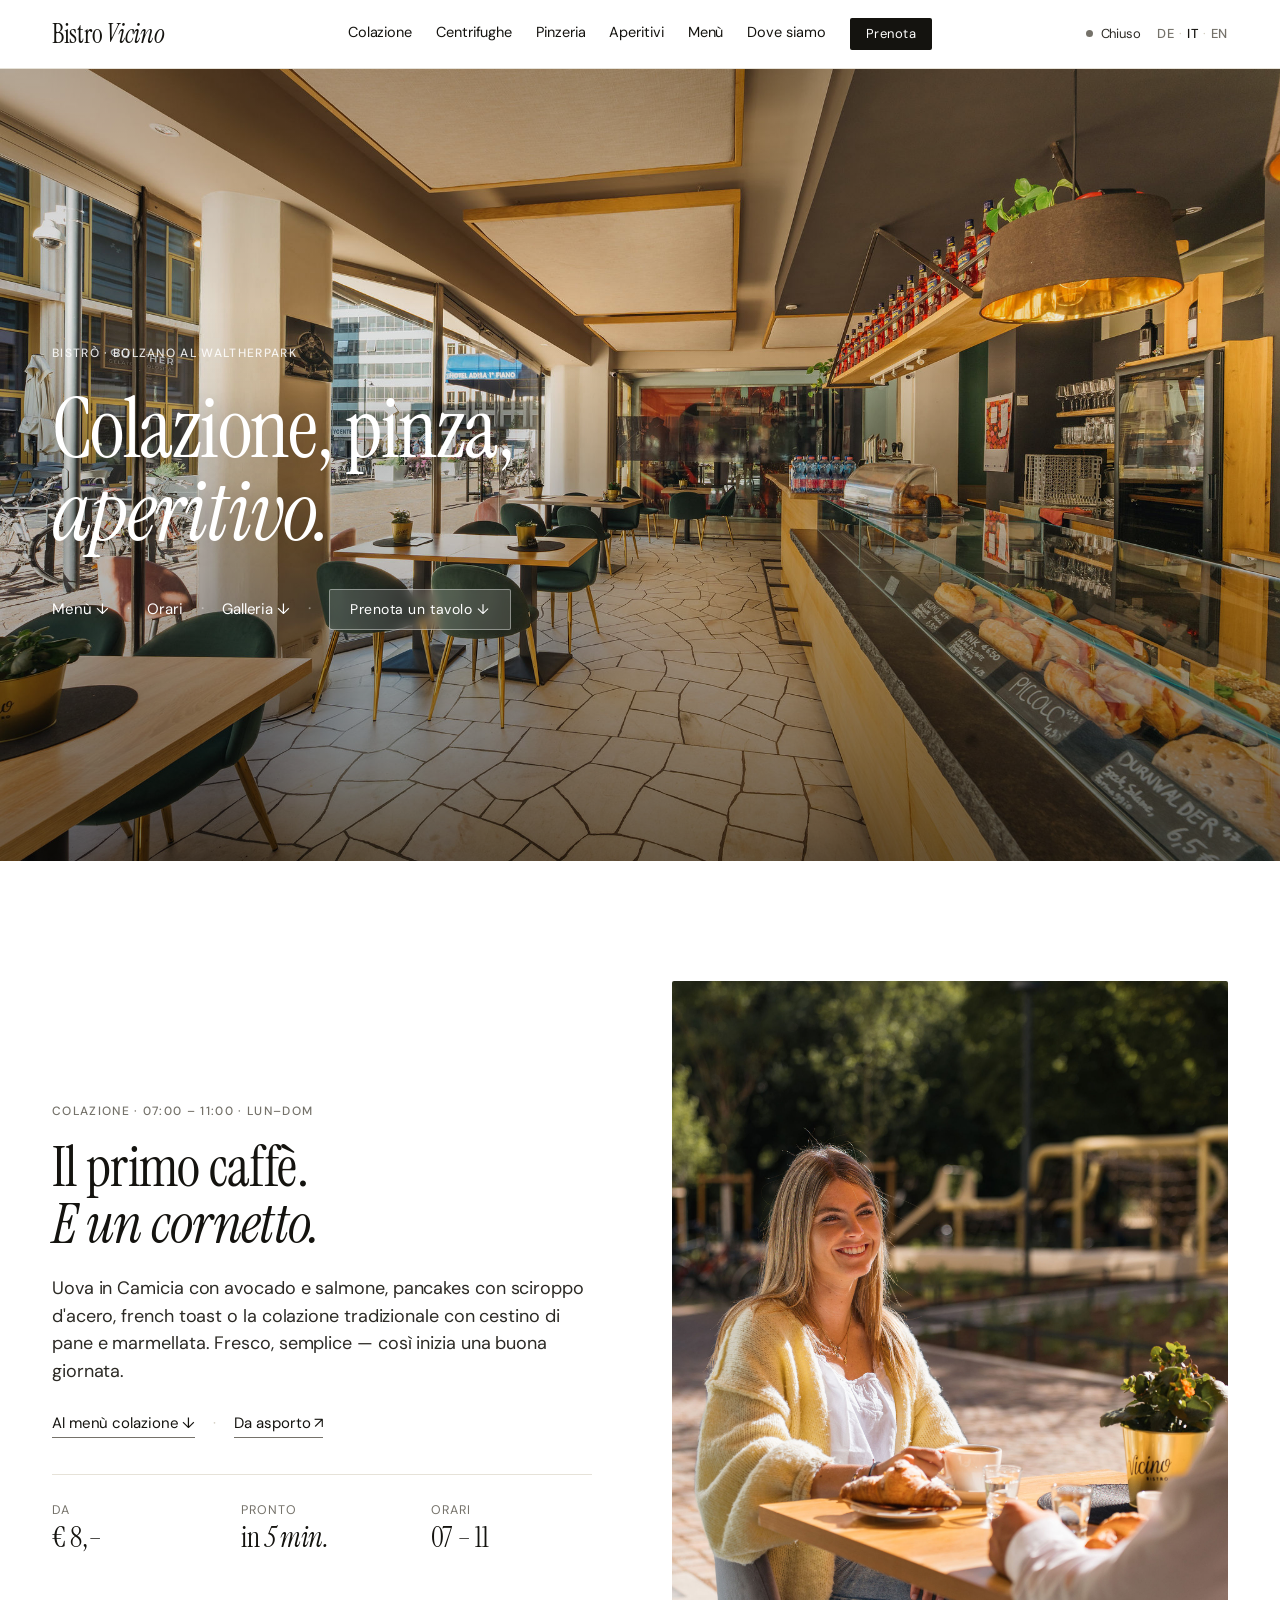
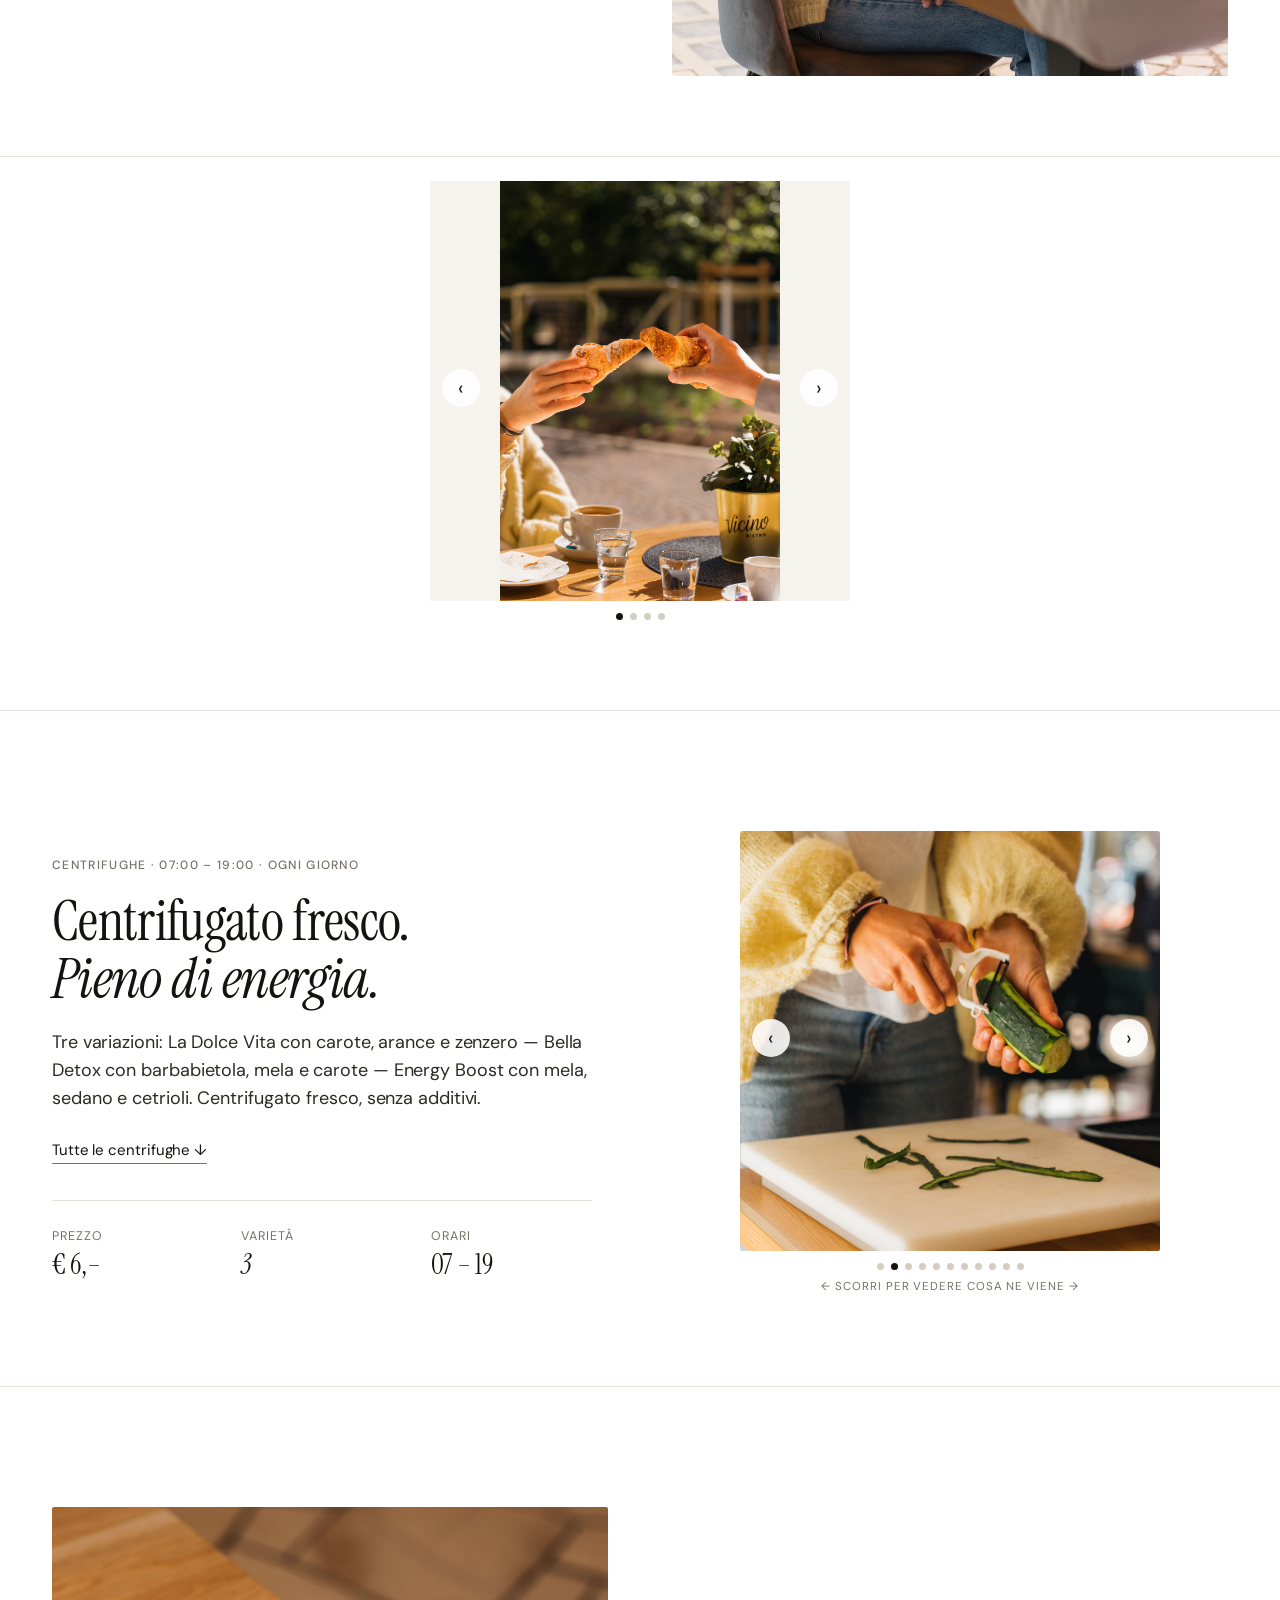
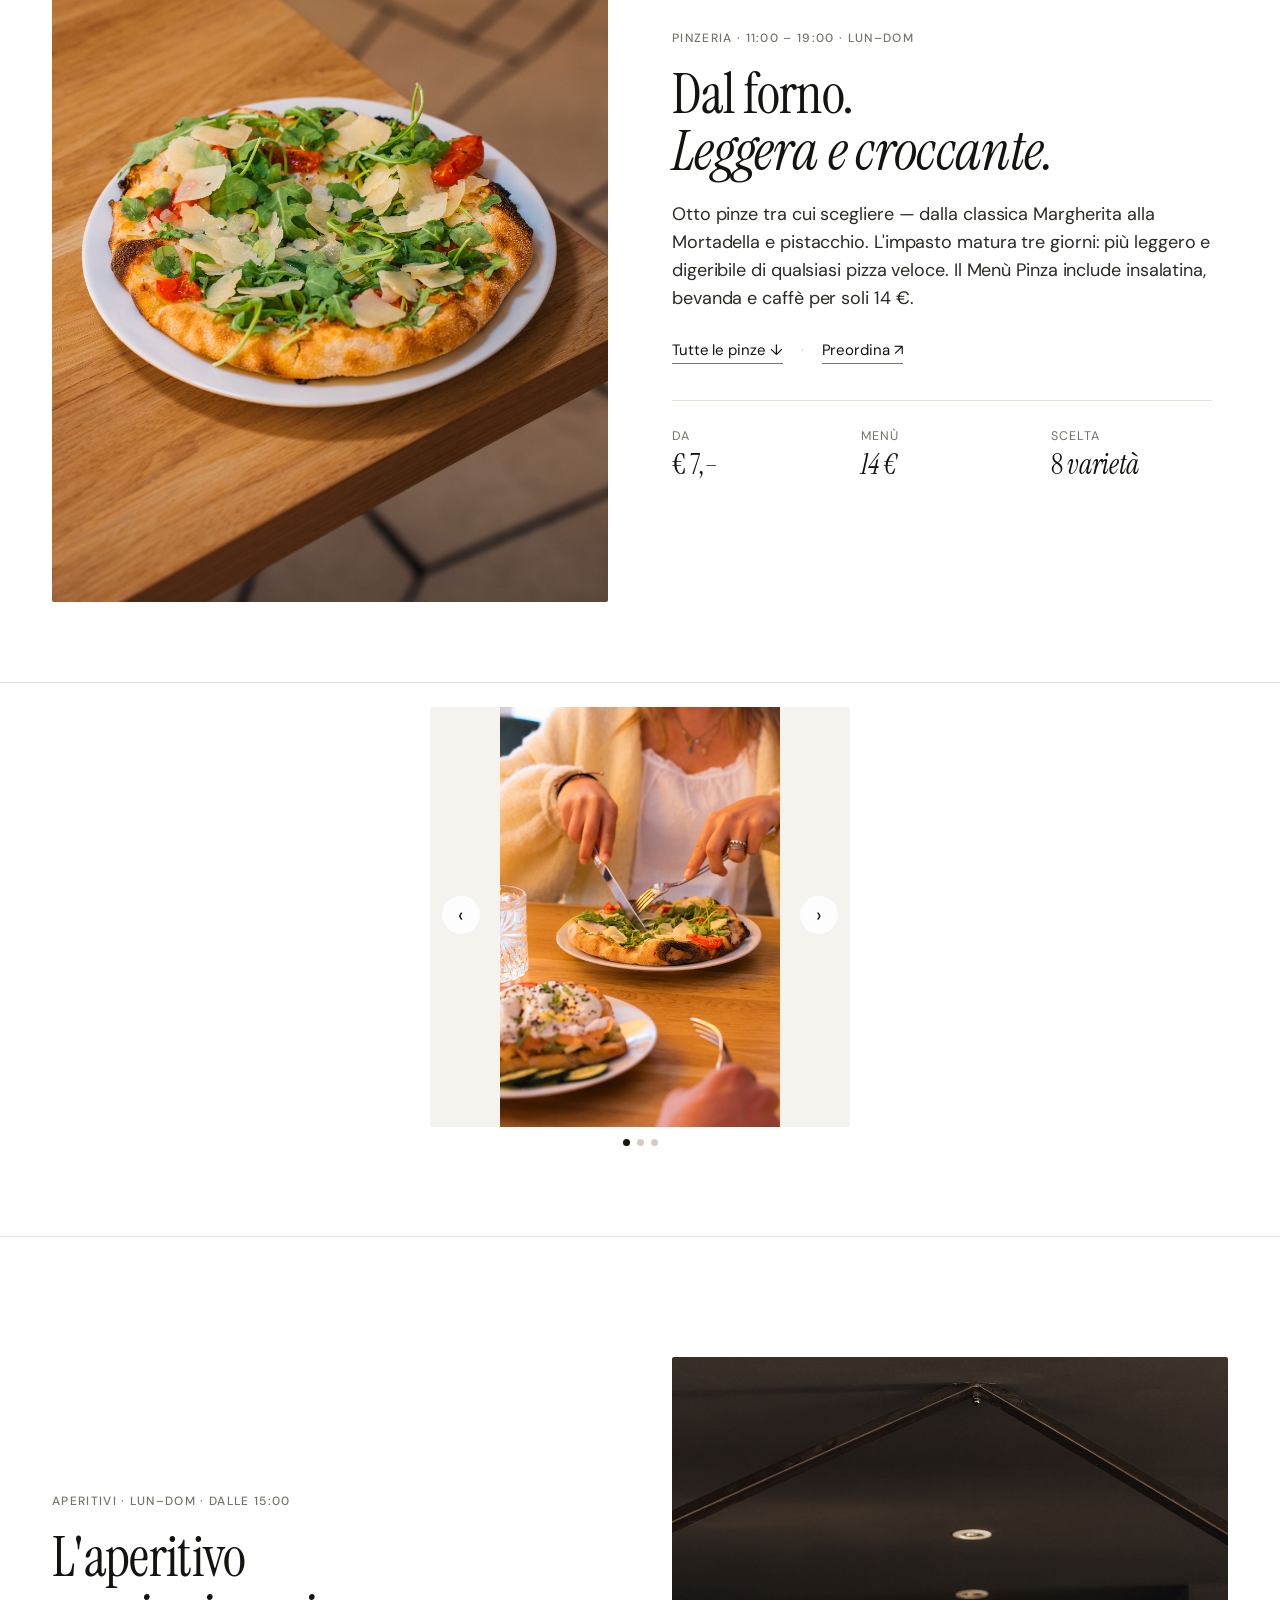
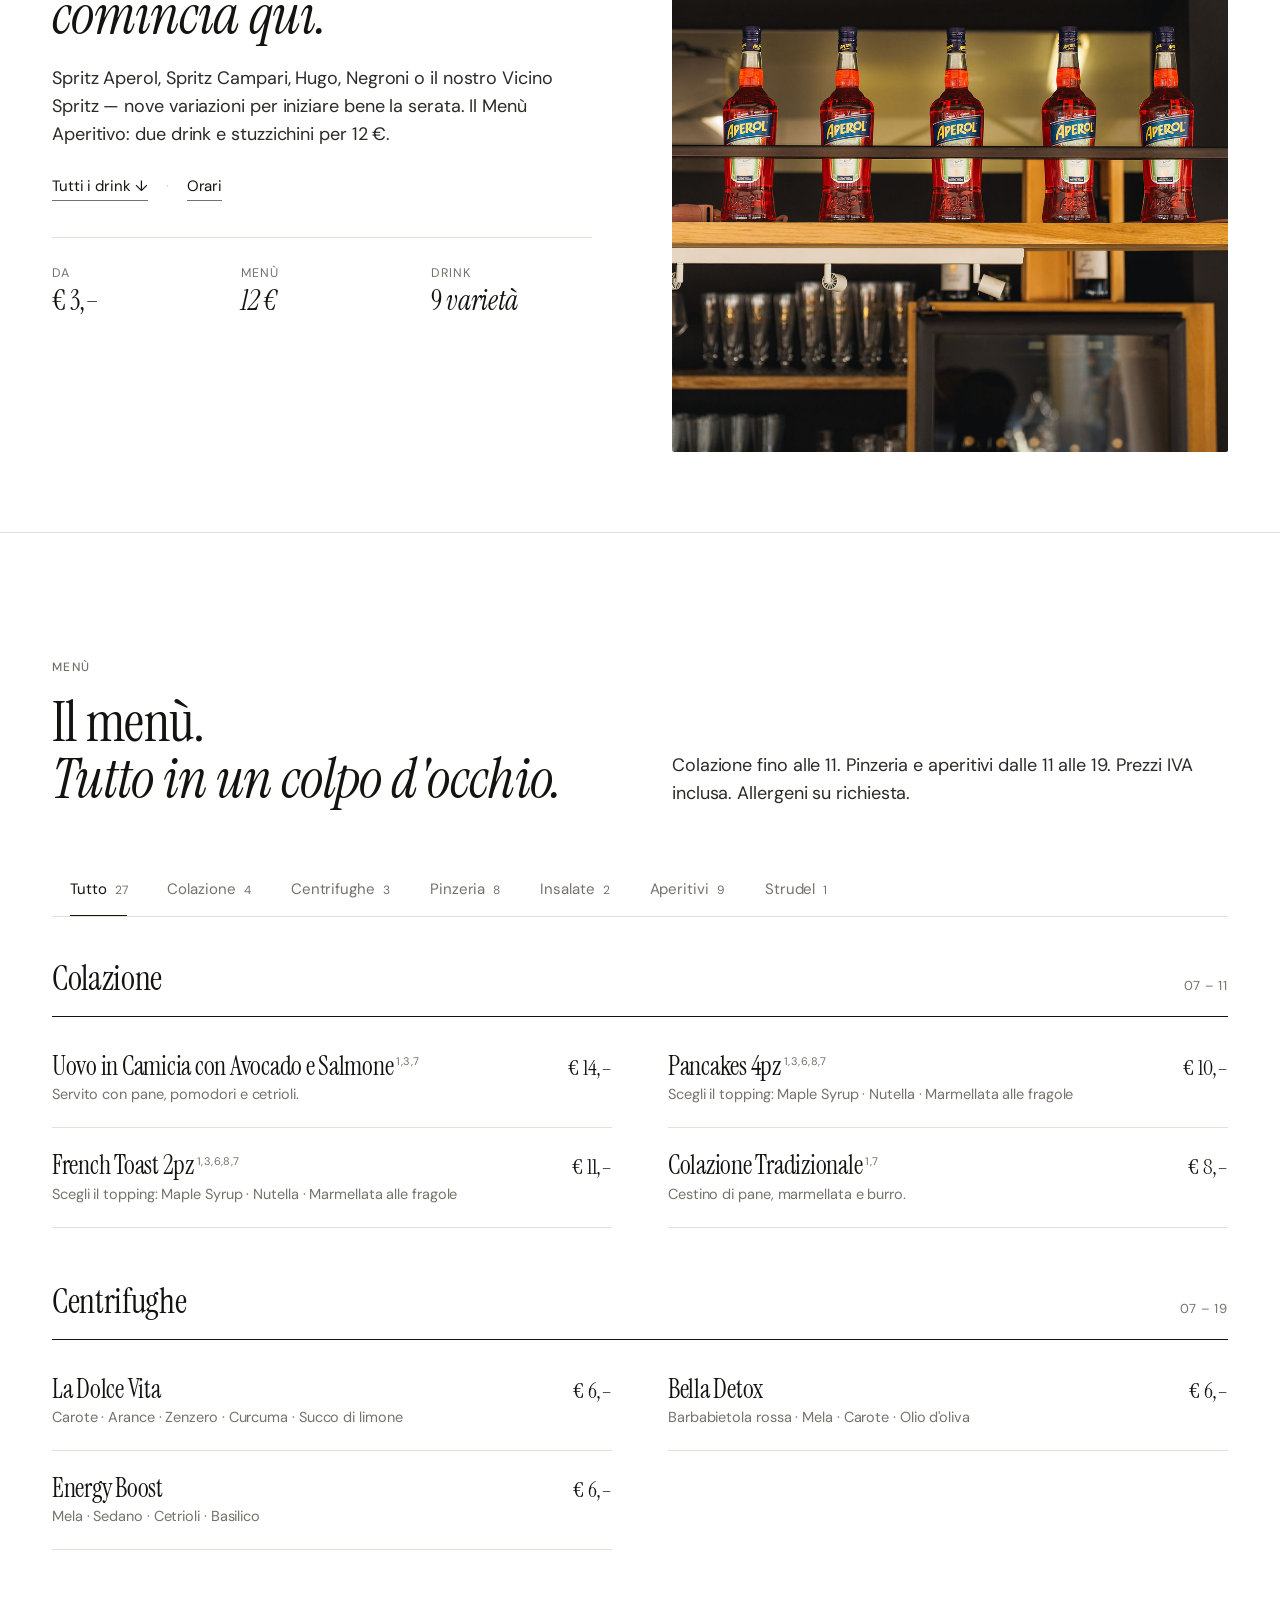
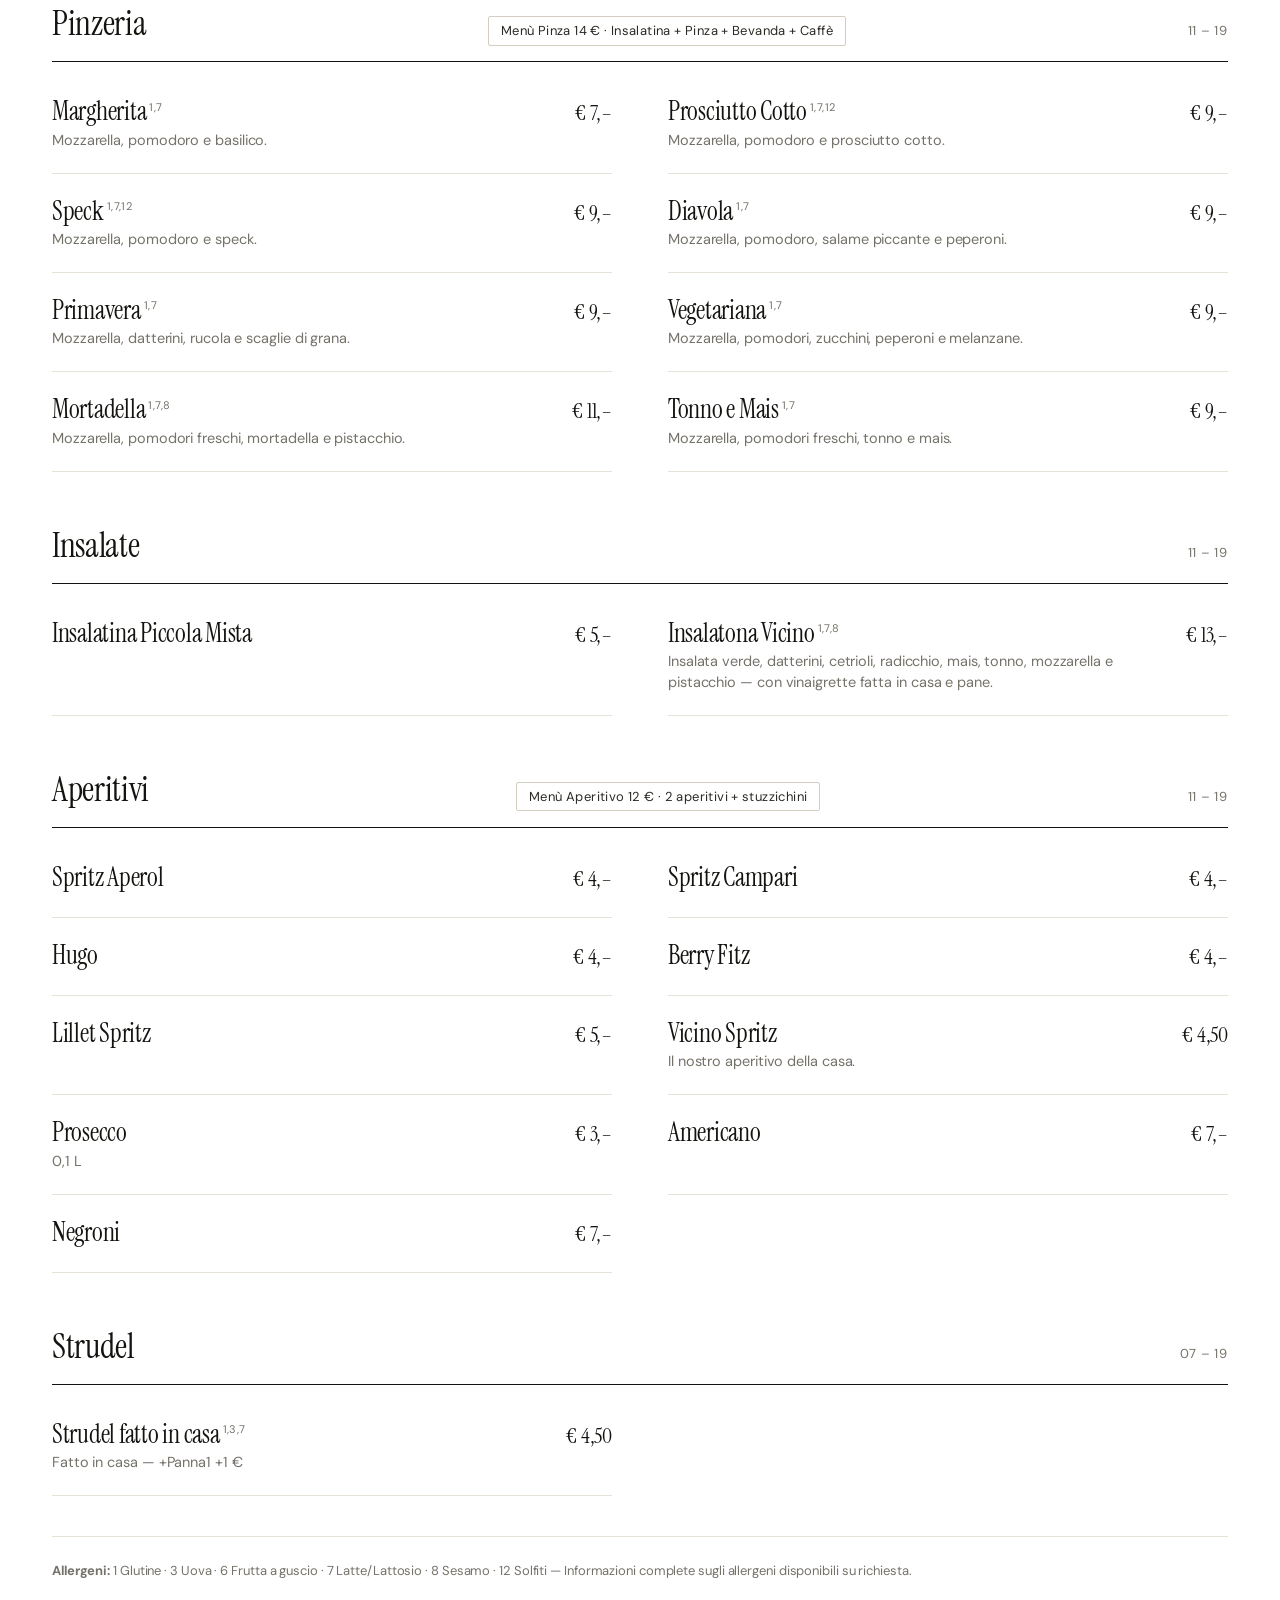
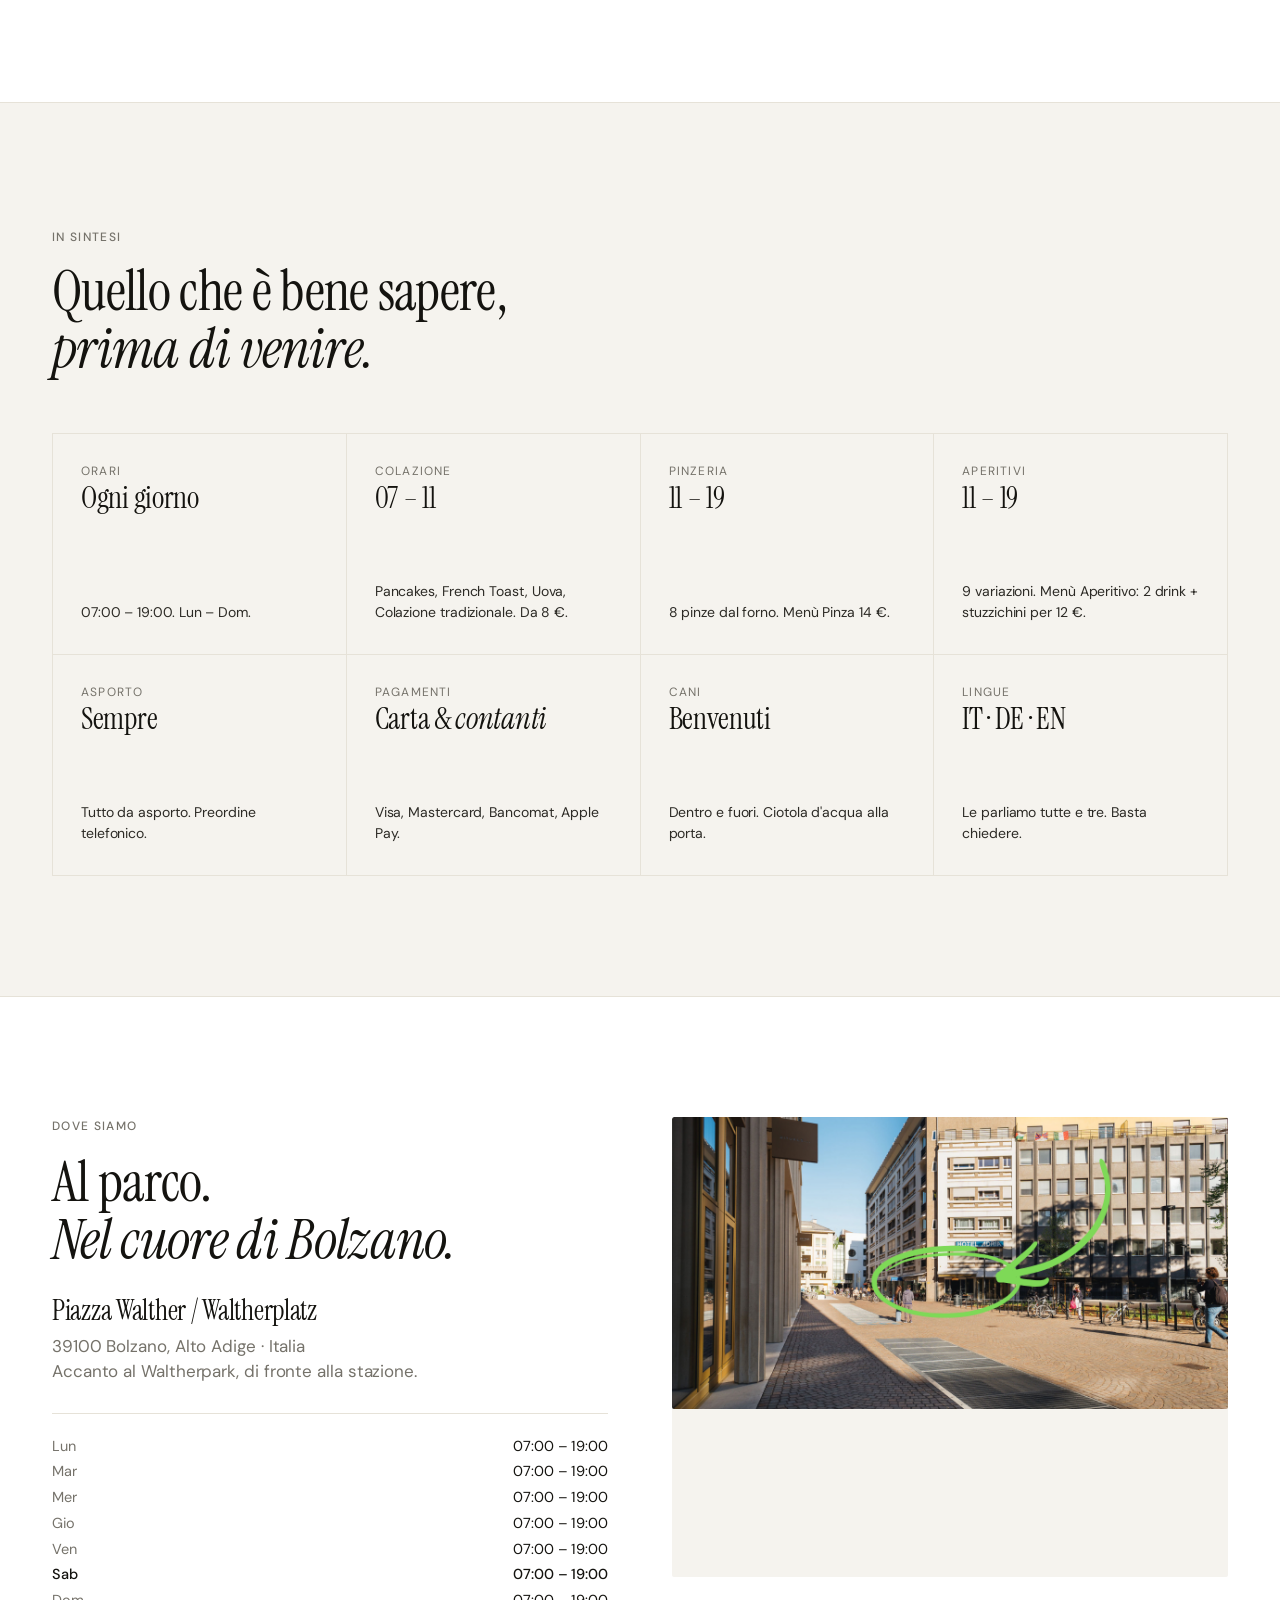
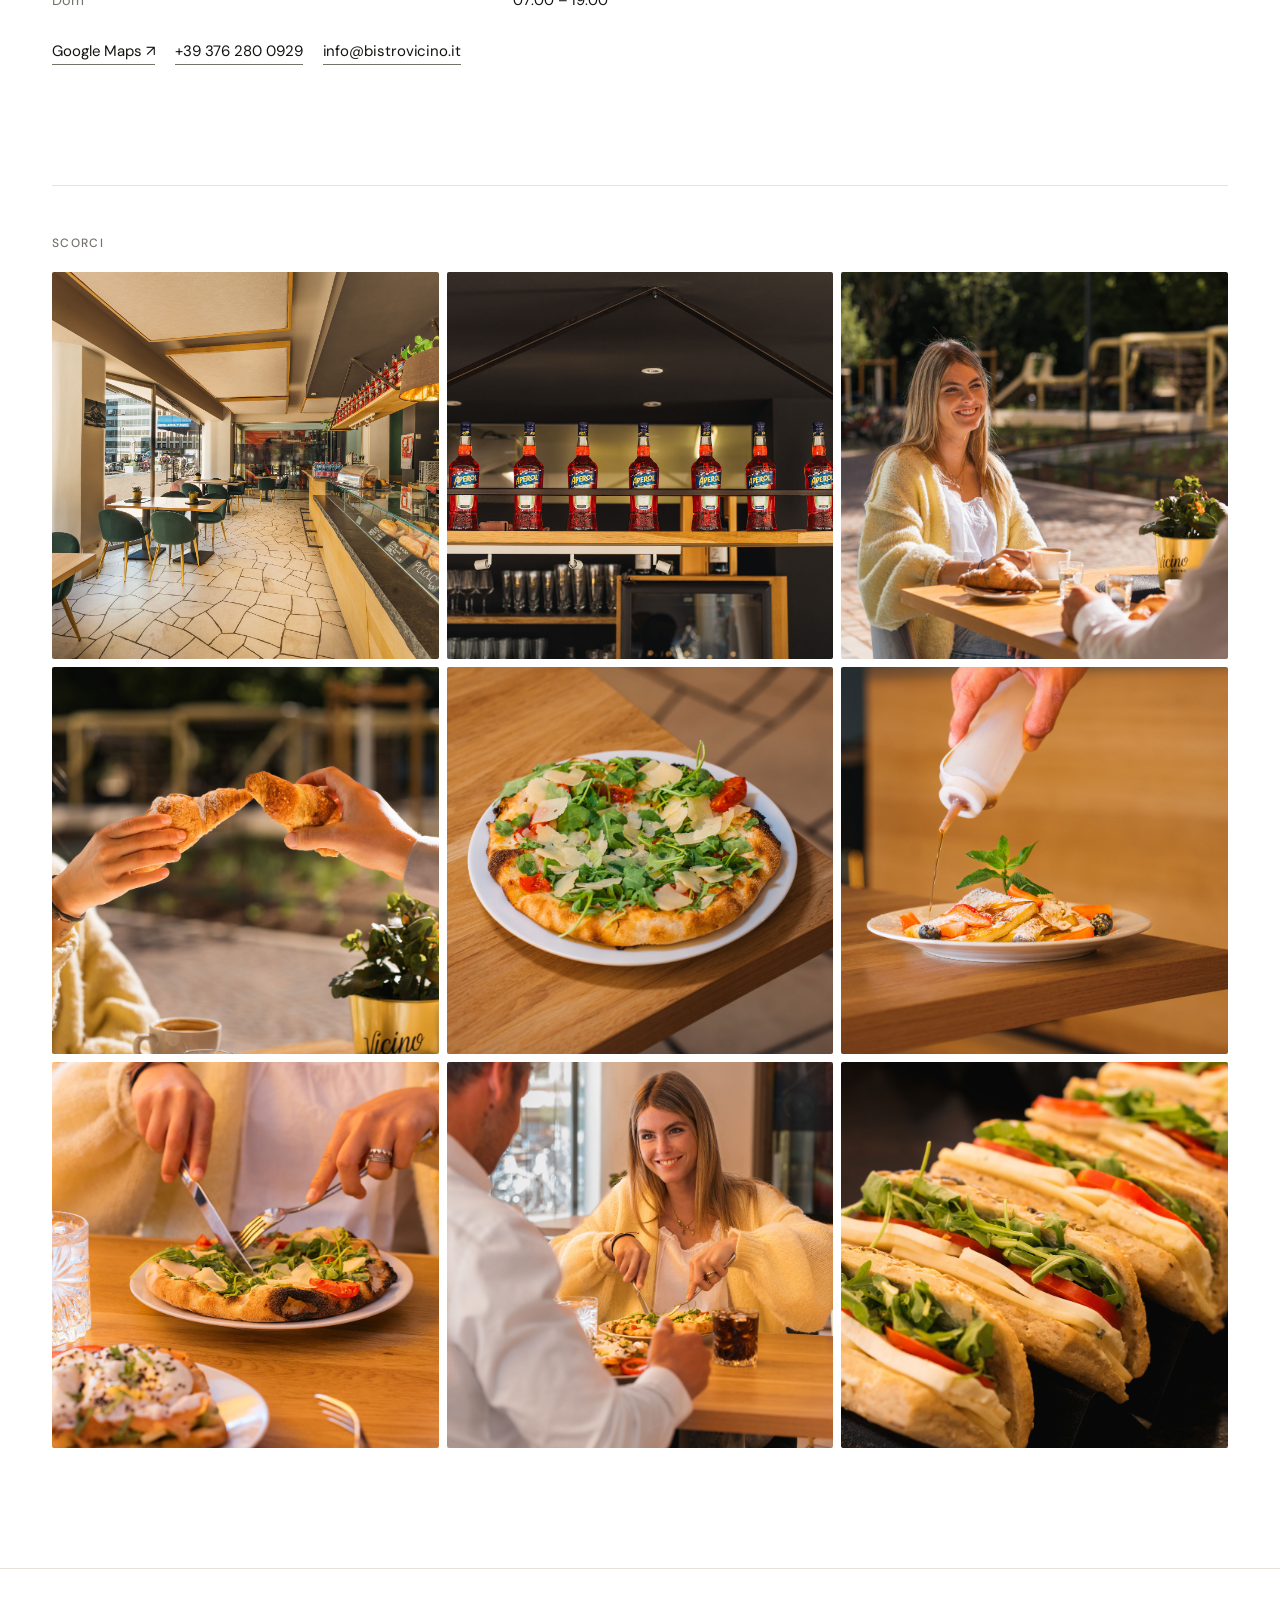
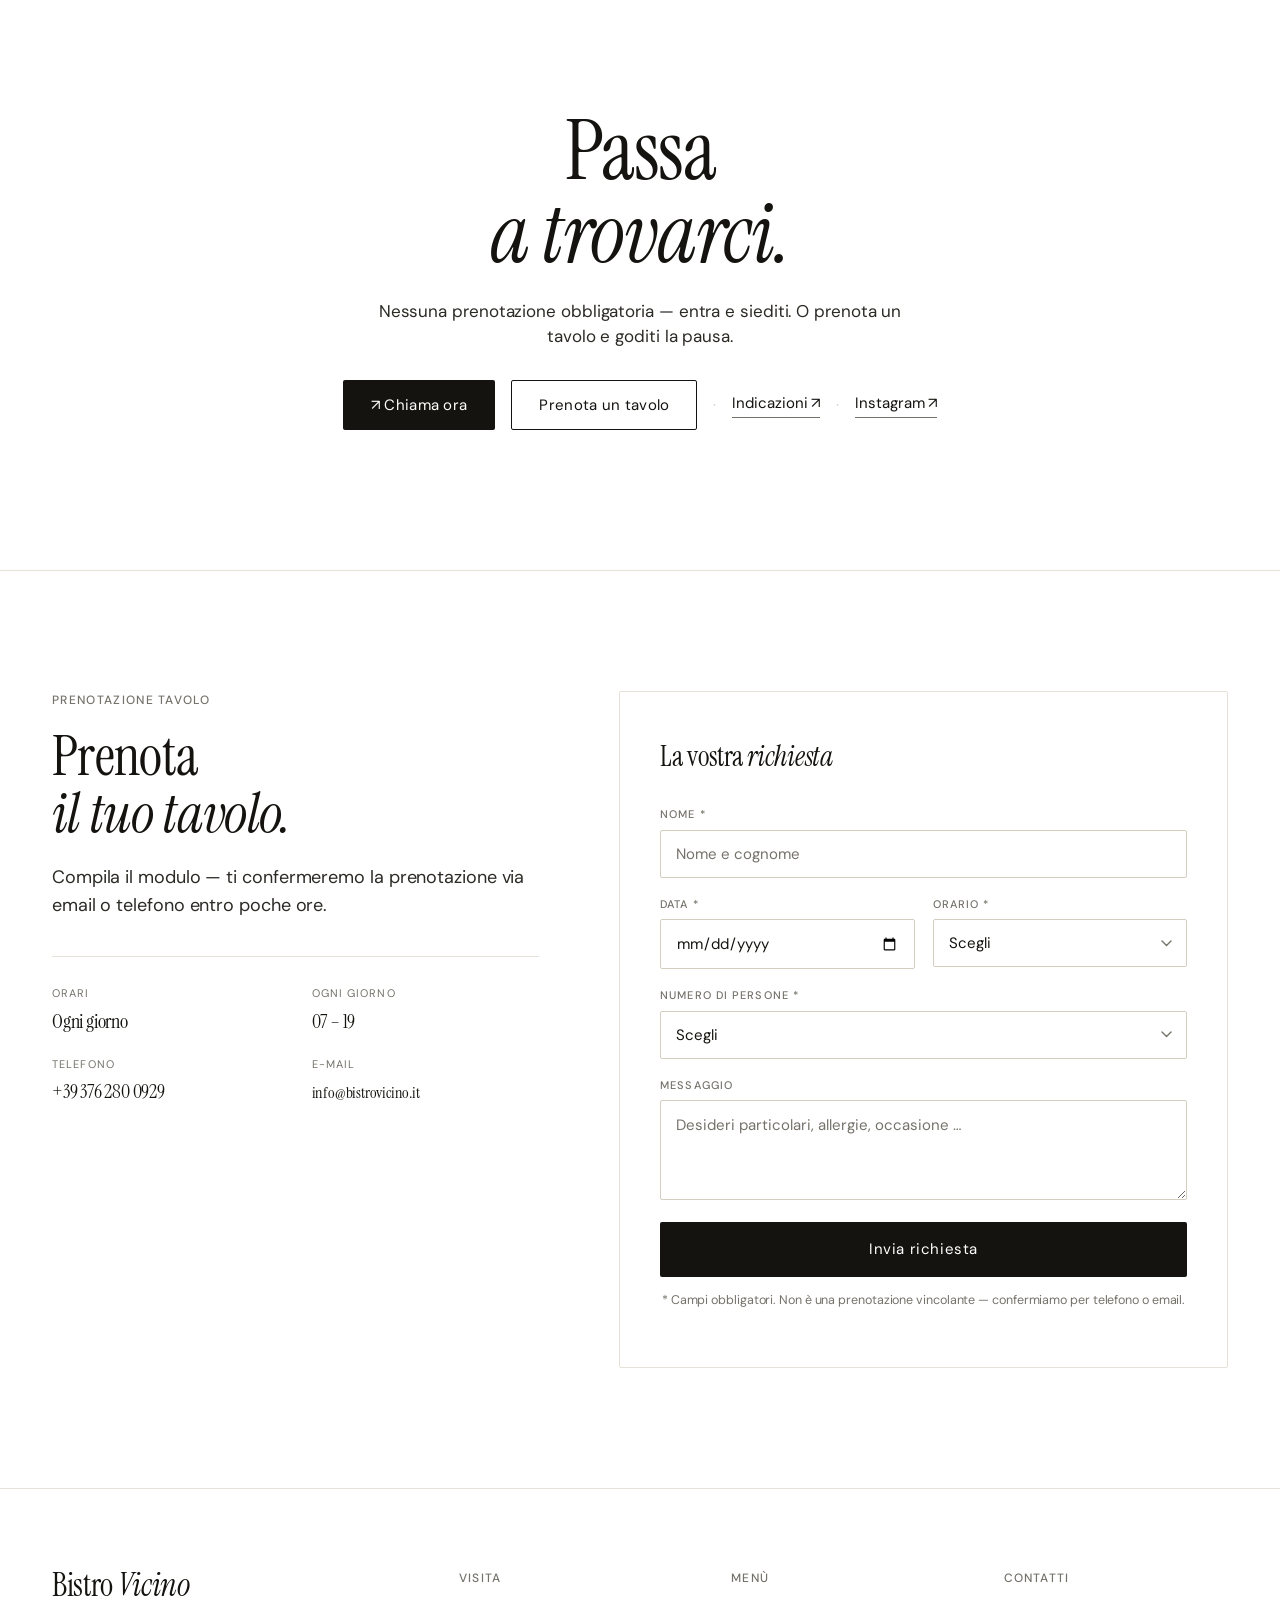
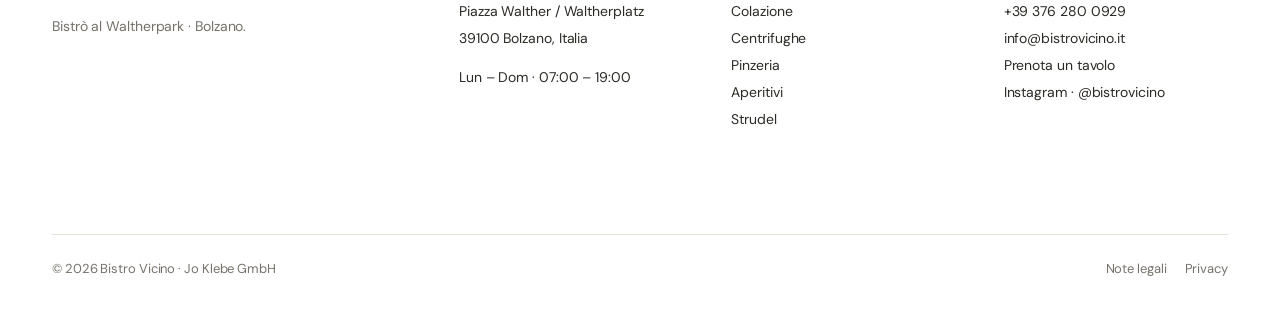
<file: it/index.html>
<!doctype html>
<html lang="it">
<head>

<!-- Google Tag Manager -->
<script>(function(w,d,s,l,i){w[l]=w[l]||[];w[l].push({'gtm.start':
new Date().getTime(),event:'gtm.js'});var f=d.getElementsByTagName(s)[0],
j=d.createElement(s),dl=l!='dataLayer'?'&l='+l:'';j.async=true;j.src=
'https://www.googletagmanager.com/gtm.js?id='+i+dl;f.parentNode.insertBefore(j,f);
})(window,document,'script','dataLayer','GTM-TB693V9F');</script>
<!-- End Google Tag Manager -->

  <meta charset="utf-8">
  <meta name="viewport" content="width=device-width, initial-scale=1">
  <title>Bistro Vicino — Bolzano · Waltherpark</title>
  <meta name="description" content="Bistro Vicino al Waltherpark di Bolzano. Colazione, Pinzeria, Centrifughe e Aperitivi. Tutti i giorni 07:00–19:00.">
  <link rel="alternate" hreflang="de" href="https://www.bistrovicino.it/">
  <link rel="alternate" hreflang="it" href="https://www.bistrovicino.it/it/">
  <link rel="alternate" hreflang="en" href="https://www.bistrovicino.it/en/">
  <link rel="alternate" hreflang="x-default" href="https://www.bistrovicino.it/">

  <link rel="icon" href="https://raw.githubusercontent.com/manusiri05/wb-bistrovicino/main/assets/favicon_vicino.jpg" type="image/jpeg">
  <link rel="apple-touch-icon" href="https://raw.githubusercontent.com/manusiri05/wb-bistrovicino/main/assets/favicon_vicino.jpg">
  <link rel="preconnect" href="https://fonts.googleapis.com">
  <link rel="preconnect" href="https://fonts.gstatic.com" crossorigin>
  <link rel="stylesheet" href="https://fonts.googleapis.com/css2?family=DM+Sans:wght@400;500;700&family=Instrument+Serif:ital@0;1&display=swap">

  <style>
    :root{--bg:#ffffff;--bg-soft:#f5f3ee;--ink:#14130f;--ink-2:#2c2a25;--ink-mute:#75726a;--line:#e6e2d8;--line-2:#d3cec0;--max:1240px;}
    *{box-sizing:border-box}
    html,body{margin:0;padding:0;background:var(--bg);color:var(--ink);font-family:"DM Sans",system-ui,-apple-system,sans-serif;font-size:17px;line-height:1.5;letter-spacing:-.005em;-webkit-font-smoothing:antialiased}
    a{color:inherit} img{display:block;max-width:100%} button{font:inherit;color:inherit}
    .display,.section-title{font-family:"Instrument Serif",Georgia,serif;font-weight:400;margin:0;letter-spacing:-.012em}
    .display{font-size:clamp(54px,6.6vw,104px);line-height:.98;letter-spacing:-.018em}
    .section-title{font-size:clamp(40px,4.4vw,68px);line-height:1.02}
    .display em,.section-title em{font-style:italic}
    .kicker{font-size:12px;letter-spacing:.11em;text-transform:uppercase;color:var(--ink-mute);font-weight:500}
    .lead{font-size:18px;line-height:1.55;color:var(--ink-2);max-width:52ch;margin:0}
    .container{max-width:var(--max);margin:0 auto;padding:0 32px}
    .site-header{position:sticky;top:0;z-index:30;background:rgba(255,255,255,.86);-webkit-backdrop-filter:blur(14px) saturate(160%);backdrop-filter:blur(14px) saturate(160%);border-bottom:1px solid var(--line)}
    .site-header .inner{max-width:var(--max);margin:0 auto;padding:18px 32px;display:grid;grid-template-columns:1fr auto 1fr;align-items:center;gap:24px}
    .brand-mark{font-family:"Instrument Serif",serif;font-size:26px;line-height:1;letter-spacing:-.01em;text-decoration:none;color:var(--ink)}
    .brand-mark em{font-style:italic}
    .primary-nav{display:flex;gap:24px;font-size:14.5px;justify-content:center}
    .primary-nav a{text-decoration:none;color:var(--ink);padding:4px 0}
    .primary-nav a:hover{color:var(--ink-mute)}
    .primary-nav a.nav-reserve{background:var(--ink);color:#fff;padding:6px 16px;border-radius:2px;font-size:13px;letter-spacing:.04em}
    .primary-nav a.nav-reserve:hover{background:var(--ink-2);color:#fff}
    .header-right{display:flex;justify-content:flex-end;align-items:center;gap:16px;font-size:14px}
    .status-pill{font-size:13px;color:var(--ink-2);display:inline-flex;align-items:center;gap:8px}
    .status-dot{width:7px;height:7px;border-radius:50%;background:var(--ink-mute);display:inline-block}
    .status-pill.open .status-dot{background:#1f8a5b;box-shadow:0 0 0 0 rgba(31,138,91,.45);animation:pulse 1.8s infinite}
    @keyframes pulse{0%{box-shadow:0 0 0 0 rgba(31,138,91,.45)}70%{box-shadow:0 0 0 6px rgba(31,138,91,0)}100%{box-shadow:0 0 0 0 rgba(31,138,91,0)}}
    .lang-toggle{display:inline-flex;gap:5px;font-size:13px;color:var(--ink-mute);align-items:center}
    .lang-toggle .lang-btn{text-decoration:none;color:var(--ink-mute);letter-spacing:.04em;font-weight:500;padding:3px 0}
    .lang-toggle .lang-btn:hover{color:var(--ink)}
    .lang-toggle .lang-btn.active{color:var(--ink)}
    .lang-toggle .sep{color:var(--line-2)}
    .hero{position:relative;min-height:88vh;display:flex;align-items:center;overflow:hidden;background:var(--bg-soft)}
    .hero .bg{position:absolute;inset:0;z-index:0}
    .hero .bg img{width:100%;height:100%;object-fit:cover;display:block}
    .hero .bg::after{content:"";position:absolute;inset:0;background:linear-gradient(180deg,rgba(0,0,0,0) 30%,rgba(0,0,0,.55) 100%),linear-gradient(180deg,rgba(0,0,0,.25) 0%,rgba(0,0,0,0) 40%)}
    .hero .content{position:relative;z-index:1;max-width:var(--max);margin:0 auto;padding:120px 32px 80px;width:100%;color:#fff}
    .hero .display{color:#fff;text-shadow:0 2px 30px rgba(0,0,0,.25);margin-top:22px}
    .hero .kicker{color:rgba(255,255,255,.85)}
    .hero .meta{margin-top:36px;display:flex;gap:18px;flex-wrap:wrap;align-items:center}
    .hero .meta a{color:#fff;text-decoration:none;font-size:15px}
    .hero .meta a:hover{color:rgba(255,255,255,.7)}
    .hero .meta .sep{color:rgba(255,255,255,.4)}
    .hero .meta .hero-reserve{background:rgba(255,255,255,.15);border:1px solid rgba(255,255,255,.4);padding:9px 20px;border-radius:2px;backdrop-filter:blur(4px);font-size:14px;letter-spacing:.04em;transition:background .2s,border-color .2s}
    .hero .meta .hero-reserve:hover{background:rgba(255,255,255,.25);border-color:rgba(255,255,255,.7)}
    section.edit{padding:120px 0 80px;border-bottom:1px solid var(--line)}
    section.edit .container{display:grid;grid-template-columns:1fr 1fr;gap:64px;align-items:center}
    section.edit.reverse .container > .text{order:2}
    section.edit.reverse .container > .image{order:1}
    section.edit .text{max-width:540px}
    section.edit .image img{width:100%;aspect-ratio:4/5;object-fit:cover;border-radius:2px;display:block}
    section.edit .text .kicker{display:block;margin-bottom:18px}
    section.edit .text .section-title{margin-bottom:22px}
    section.edit .text .lead{margin-bottom:26px}
    section.edit .text .links{display:flex;flex-wrap:wrap;gap:18px;font-size:15px}
    section.edit .text .links .sep{color:var(--line-2)}
    section.edit .stats{display:grid;grid-template-columns:repeat(3,1fr);gap:28px;margin-top:36px;padding-top:26px;border-top:1px solid var(--line)}
    section.edit .stats .lbl{font-size:12.5px;color:var(--ink-mute);letter-spacing:.08em;text-transform:uppercase}
    section.edit .stats .val{font-family:"Instrument Serif",serif;font-size:28px;line-height:1.1;margin-top:4px;letter-spacing:-.01em}
    section.edit .stats .val em{font-style:italic}
    .link-arrow{text-decoration:none;color:var(--ink);border-bottom:1px solid var(--ink-mute);padding-bottom:2px;cursor:pointer;background:none;border-left:0;border-right:0;border-top:0;font-size:inherit;padding-left:0;padding-right:0}
    .link-arrow:hover{border-bottom-color:var(--ink)}
    .section-slider{padding:24px 0 90px;border-bottom:1px solid var(--line)}
    .section-slider .container{display:flex;justify-content:center}
    .section-slider .img-slider,.img-slider.centrifughe-slider{width:min(100%,420px);max-width:420px;margin:0 auto}
    .img-slider{position:relative;overflow:hidden;border-radius:2px;user-select:none;background:transparent}
    .img-slider .slides{display:flex;width:100%;aspect-ratio:1/1;transition:transform .48s cubic-bezier(.4,0,.2,1)}
    .img-slider .slide{min-width:100%;width:100%;height:100%;flex:0 0 100%}
    .img-slider .slide img{width:100%;height:100%;object-fit:contain;object-position:center;background:var(--bg-soft);display:block;border-radius:2px}
    .img-slider .s-btn{position:absolute;top:calc(50% - 12px);transform:translateY(-50%);background:rgba(255,255,255,.88);border:none;width:38px;height:38px;border-radius:50%;cursor:pointer;display:flex;align-items:center;justify-content:center;z-index:2;transition:background .2s;font-size:20px;padding:0;line-height:1}
    .img-slider .s-btn:hover{background:#fff}
    .img-slider .s-btn.prev{left:12px}
    .img-slider .s-btn.next{right:12px}
    .img-slider .s-dots{display:flex;gap:7px;justify-content:center;margin-top:12px}
    .img-slider .s-dot{width:7px;height:7px;border-radius:50%;background:var(--line-2);cursor:pointer;border:none;padding:0;transition:background .2s;flex:0 0 auto}
    .img-slider .s-dot.on{background:var(--ink)}
    .swipe-hint{text-align:center;font-size:11.5px;color:var(--ink-mute);letter-spacing:.08em;margin-top:8px;text-transform:uppercase}
    section.menu{padding:120px 0;border-bottom:1px solid var(--line)}
    section.menu .menu-head{display:grid;grid-template-columns:1fr 1fr;gap:64px;align-items:end;margin-bottom:56px}
    section.menu .filter{display:flex;gap:4px;border-bottom:1px solid var(--line);margin-bottom:36px;overflow-x:auto}
    section.menu .filter button{background:none;border:0;padding:14px 18px 16px;font-size:15px;color:var(--ink-mute);cursor:pointer;position:relative;white-space:nowrap;letter-spacing:-.005em}
    section.menu .filter button:hover{color:var(--ink-2)}
    section.menu .filter button.on{color:var(--ink)}
    section.menu .filter button.on::after{content:"";position:absolute;left:18px;right:18px;bottom:-1px;height:2px;background:var(--ink)}
    section.menu .filter button .count{margin-left:8px;font-size:12px;color:var(--ink-mute);font-variant-numeric:tabular-nums}
    .menu-list{display:grid;grid-template-columns:repeat(2,1fr);gap:0 56px}
    .menu-cat{display:contents}
    .menu-cat-heading{grid-column:1 / -1;margin:48px 0 12px;padding-bottom:12px;border-bottom:1px solid var(--ink);display:flex;justify-content:space-between;align-items:baseline;flex-wrap:wrap;gap:8px}
    .menu-cat:first-child .menu-cat-heading{margin-top:0}
    .menu-cat-heading h3{margin:0;font-family:"Instrument Serif",serif;font-weight:400;font-size:34px;letter-spacing:-.01em}
    .menu-cat-heading .time{font-size:13px;color:var(--ink-mute);letter-spacing:.06em;text-transform:uppercase}
    .menu-cat-heading .menu-deal{font-size:13px;color:var(--ink-2);border:1px solid var(--line-2);padding:4px 12px;border-radius:2px;letter-spacing:.03em}
    .menu-row{display:grid;grid-template-columns:1fr auto;align-items:baseline;gap:18px;padding:22px 0;border-bottom:1px solid var(--line)}
    .menu-row .name{font-family:"Instrument Serif",serif;font-size:26px;line-height:1.05;letter-spacing:-.01em}
    .menu-row .name .allergen{font-size:11px;font-family:"DM Sans",sans-serif;color:var(--ink-mute);letter-spacing:.04em;vertical-align:super;margin-left:3px;font-style:normal}
    .menu-row .desc{font-size:14.5px;color:var(--ink-mute);margin-top:4px;line-height:1.45}
    .menu-row .price{font-family:"Instrument Serif",serif;font-size:22px;letter-spacing:-.01em;font-variant-numeric:tabular-nums;white-space:nowrap}
    .menu-list[data-filter]:not([data-filter="all"]) .menu-cat{display:none}
    .menu-list[data-filter="col"] .menu-cat[data-cat="col"],.menu-list[data-filter="cent"] .menu-cat[data-cat="cent"],.menu-list[data-filter="pin"] .menu-cat[data-cat="pin"],.menu-list[data-filter="ins"] .menu-cat[data-cat="ins"],.menu-list[data-filter="aper"] .menu-cat[data-cat="aper"],.menu-list[data-filter="stru"] .menu-cat[data-cat="stru"]{display:contents}
    .allergen-note{margin-top:40px;padding-top:24px;border-top:1px solid var(--line);font-size:13px;color:var(--ink-mute);line-height:1.6;grid-column:1/-1}
    section.info{padding:120px 0;background:var(--bg-soft);border-bottom:1px solid var(--line)}
    section.info .head{display:grid;grid-template-columns:1fr 1fr;gap:64px;align-items:end;margin-bottom:56px}
    section.info .grid{display:grid;grid-template-columns:repeat(4,1fr);gap:1px;background:var(--line);border:1px solid var(--line)}
    section.info .cell{background:var(--bg-soft);padding:28px 28px 32px;display:flex;flex-direction:column;gap:6px;min-height:220px;justify-content:space-between}
    section.info .cell .lbl{font-size:12px;letter-spacing:.1em;text-transform:uppercase;color:var(--ink-mute)}
    section.info .cell .val{font-family:"Instrument Serif",serif;font-size:30px;letter-spacing:-.01em;line-height:1.05;margin-top:2px}
    section.info .cell .val em{font-style:italic}
    section.info .cell .desc{font-size:14px;color:var(--ink-2);line-height:1.45}
    section.location{padding:120px 0;border-bottom:1px solid var(--line)}
    section.location .container{display:grid;grid-template-columns:1fr 1fr;gap:64px;align-items:start}
    section.location .text{display:flex;flex-direction:column}
    section.location .text .kicker{margin-bottom:18px}
    section.location .text .section-title{margin-bottom:26px}
    section.location .addr{font-family:"Instrument Serif",serif;font-size:28px;line-height:1.2;letter-spacing:-.01em;margin-bottom:6px}
    section.location .addr-sub{color:var(--ink-mute);margin-bottom:28px}
    section.location .hours{display:grid;grid-template-columns:auto 1fr;gap:4px 32px;margin-bottom:28px;border-top:1px solid var(--line);padding-top:22px}
    section.location .hours .d{color:var(--ink-mute);font-size:14.5px}
    section.location .hours .t{font-size:14.5px;text-align:right}
    section.location .hours .d.now,section.location .hours .t.now{color:var(--ink);font-weight:500}
    section.location .map{position:relative;min-height:460px;background:var(--bg-soft);border-radius:2px;overflow:hidden}
    section.location .location-links{display:flex;flex-wrap:wrap;gap:20px;font-size:15px}
    .location-gallery{grid-column:1/-1;margin-top:56px;padding-top:48px;border-top:1px solid var(--line)}
    .location-gallery .kicker{display:block;margin-bottom:20px}
    .gallery-grid{display:grid;grid-template-columns:repeat(3,1fr);gap:8px}
    .gallery-grid img{width:100%;aspect-ratio:1/1;object-fit:cover;border-radius:2px;display:block;transition:opacity .22s;cursor:zoom-in}
    .gallery-grid img:hover{opacity:.86}
    section.cta-block{padding:140px 0;text-align:center;border-bottom:1px solid var(--line)}
    section.cta-block .display{max-width:16ch;margin:0 auto 24px}
    section.cta-block p{color:var(--ink-2);font-size:17px;max-width:44ch;margin:0 auto 30px}
    section.cta-block .links{display:inline-flex;flex-wrap:wrap;justify-content:center;gap:16px;font-size:15px;align-items:center}
    section.cta-block .links .sep{color:var(--line-2)}
    .btn-call{display:inline-flex;align-items:center;gap:10px;background:var(--ink);color:#fff;text-decoration:none;padding:14px 28px;border-radius:2px;font-size:15px;letter-spacing:.02em;transition:background .2s}
    .btn-call:hover{background:var(--ink-2)}
    .btn-reserve-outline{display:inline-flex;align-items:center;gap:10px;background:transparent;color:var(--ink);text-decoration:none;padding:13px 27px;border-radius:2px;font-size:15px;letter-spacing:.02em;border:1px solid var(--ink);transition:background .2s,color .2s}
    .btn-reserve-outline:hover{background:var(--ink);color:#fff}
    section.reservation{padding:120px 0;border-bottom:1px solid var(--line)}
    section.reservation .container{display:grid;grid-template-columns:1fr 1.25fr;gap:80px;align-items:start}
    section.reservation .res-text .kicker{display:block;margin-bottom:18px}
    section.reservation .res-text .section-title{margin-bottom:22px}
    section.reservation .res-text .lead{margin-bottom:0}
    section.reservation .res-info{margin-top:36px;padding-top:28px;border-top:1px solid var(--line);display:grid;grid-template-columns:1fr 1fr;gap:20px 32px}
    section.reservation .ri-item .ri-lbl{font-size:11px;letter-spacing:.1em;text-transform:uppercase;color:var(--ink-mute)}
    section.reservation .ri-item .ri-val{font-family:"Instrument Serif",serif;font-size:20px;letter-spacing:-.01em;margin-top:4px}
    section.reservation .ri-item .ri-val em{font-style:italic}
    .res-form-wrap{background:#fff;border:1px solid var(--line);border-radius:2px;padding:44px 40px}
    .res-form-wrap h3{font-family:"Instrument Serif",serif;font-size:28px;font-weight:400;letter-spacing:-.01em;margin:0 0 28px}
    .res-form-wrap h3 em{font-style:italic}
    .form-grid{display:grid;grid-template-columns:1fr 1fr;gap:18px}
    .form-field{display:flex;flex-direction:column;gap:7px}
    .form-field.full{grid-column:1/-1}
    .form-field label{font-size:11px;letter-spacing:.1em;text-transform:uppercase;color:var(--ink-mute);font-weight:500}
    .form-field input,.form-field select,.form-field textarea{width:100%;padding:13px 15px;border:1px solid var(--line-2);border-radius:2px;font-family:"DM Sans",system-ui,sans-serif;font-size:15px;color:var(--ink);background:#fff;transition:border-color .18s,box-shadow .18s;outline:none;-webkit-appearance:none;appearance:none}
    .form-field input:focus,.form-field select:focus,.form-field textarea:focus{border-color:var(--ink);box-shadow:0 0 0 3px rgba(20,19,15,.07)}
    .form-field input::placeholder,.form-field textarea::placeholder{color:var(--ink-mute)}
    .form-field textarea{resize:vertical;min-height:100px;line-height:1.55}
    .form-field select{background-image:url("data:image/svg+xml,%3Csvg xmlns='http://www.w3.org/2000/svg' width='11' height='7' viewBox='0 0 11 7'%3E%3Cpath d='M1 1l4.5 4.5L10 1' stroke='%2375726a' stroke-width='1.4' fill='none' stroke-linecap='round' stroke-linejoin='round'/%3E%3C/svg%3E");background-repeat:no-repeat;background-position:right 14px center;padding-right:38px;cursor:pointer}
    .form-submit-row{margin-top:22px}
    .btn-submit{width:100%;padding:16px 24px;background:var(--ink);color:#fff;border:none;border-radius:2px;font-family:"DM Sans",system-ui,sans-serif;font-size:15px;letter-spacing:.04em;cursor:pointer;transition:background .2s;display:flex;align-items:center;justify-content:center;gap:10px}
    .btn-submit:hover:not(:disabled){background:var(--ink-2)}
    .btn-submit:disabled{background:var(--ink-mute);cursor:not-allowed}
    .form-note{margin-top:14px;font-size:12.5px;color:var(--ink-mute);text-align:center;line-height:1.55}
    .form-success{display:none;text-align:center;padding:48px 20px}
    .form-success .success-mark{width:48px;height:48px;border-radius:50%;background:var(--ink);display:flex;align-items:center;justify-content:center;margin:0 auto 20px}
    .form-success .success-mark svg{width:22px;height:22px}
    .form-success h3{font-family:"Instrument Serif",serif;font-size:30px;font-weight:400;letter-spacing:-.01em;margin:0 0 12px}
    .form-success h3 em{font-style:italic}
    .form-success p{color:var(--ink-mute);font-size:15px;margin:0;line-height:1.65}
    footer.site{padding:80px 0 40px;font-size:14px;color:var(--ink-2)}
    footer.site .container{display:grid;grid-template-columns:1.6fr 1fr 1fr 1fr;gap:48px}
    footer.site h5{margin:0 0 14px;font-size:12px;letter-spacing:.1em;text-transform:uppercase;color:var(--ink-mute);font-weight:500}
    footer.site ul{list-style:none;margin:0;padding:0;display:flex;flex-direction:column;gap:6px}
    footer.site a{text-decoration:none}
    footer.site a:hover{color:var(--ink-mute)}
    footer.site .brand-block .brand-mark{font-size:32px}
    footer.site .brand-block p{margin:14px 0 0;max-width:28ch;color:var(--ink-mute)}
    footer.site .legal{grid-column:1 / -1;border-top:1px solid var(--line);margin-top:56px;padding-top:24px;display:flex;justify-content:space-between;font-size:13px;color:var(--ink-mute)}
    footer.site .legal a{margin-left:18px}
    @media (max-width:900px){
      section.edit .container,section.menu .menu-head,section.info .head,section.location .container,section.reservation .container{grid-template-columns:1fr;gap:40px}
      section.edit.reverse .container > .text{order:1} section.edit.reverse .container > .image{order:2}
      section.edit .image img{aspect-ratio:4/3} .menu-list{grid-template-columns:1fr}
      section.info .grid{grid-template-columns:1fr 1fr} section.location .map{min-height:300px}
      footer.site .container{grid-template-columns:1fr 1fr} .site-header .inner{grid-template-columns:auto auto} .primary-nav{display:none}
      .res-form-wrap{padding:32px 24px} .form-grid{grid-template-columns:1fr} section.reservation .res-info{grid-template-columns:1fr 1fr}
      .gallery-grid{grid-template-columns:repeat(3,1fr)}
      .section-slider .img-slider,.img-slider.centrifughe-slider{width:min(100%,360px);max-width:360px}
      .img-slider .slides{aspect-ratio:1/1} .img-slider .slide img{height:100%;object-fit:contain}
    }
    @media (max-width:600px){.gallery-grid{grid-template-columns:repeat(2,1fr)}}
  </style>
</head>
<body>
<noscript><iframe src="https://www.googletagmanager.com/ns.html?id=GTM-TB693V9F" height="0" width="0" style="display:none;visibility:hidden"></iframe></noscript>

<header class="site-header">
  <div class="inner">
    <a href="/it/" class="brand-mark">Bistro <em>Vicino</em></a>
    <nav class="primary-nav">
      <a href="#colazione">Colazione</a>
      <a href="#centrifughe">Centrifughe</a>
      <a href="#pinzeria">Pinzeria</a>
      <a href="#aperitivi">Aperitivi</a>
      <a href="#karte">Menù</a>
      <a href="#standort">Dove siamo</a>
      <a href="#reservieren" class="nav-reserve">Prenota</a>
    </nav>
    <div class="header-right">
      <span class="status-pill" id="statusPill">
        <span class="status-dot"></span>
        <span class="status-text">Chiuso</span>
      </span>
      <span class="lang-toggle">
        <a href="/" class="lang-btn">DE</a>
        <span class="sep">·</span>
        <span class="lang-btn active">IT</span>
        <span class="sep">·</span>
        <a href="/en/" class="lang-btn">EN</a>
      </span>
    </div>
  </div>
</header>

<section class="hero">
  <div class="bg">
    <img src="/BarVicino%26GasthofRafenstein%E2%80%93JGAVisuals_Mai26-4.jpg" alt="Bistro Vicino – Bar e interno al Waltherpark" loading="eager">
  </div>
  <div class="content">
    <span class="kicker">Bistrò · Bolzano al Waltherpark</span>
    <h1 class="display">Colazione, pinza,<br><em>aperitivo.</em></h1>
    <div class="meta">
      <a href="#karte">Menù ↓</a>
      <span class="sep">·</span>
      <a href="#standort">Orari</a>
      <span class="sep">·</span>
      <a href="#galerie">Galleria ↓</a>
      <span class="sep">·</span>
      <a href="#reservieren" class="hero-reserve">Prenota un tavolo ↓</a>
    </div>
  </div>
</section>

<section class="edit" id="colazione">
  <div class="container">
    <div class="text">
      <span class="kicker">Colazione · 07:00 – 11:00 · Lun–Dom</span>
      <h2 class="section-title">Il primo caffè.<br><em>E un cornetto.</em></h2>
      <p class="lead">Uova in Camicia con avocado e salmone, pancakes con sciroppo d'acero, french toast o la colazione tradizionale con cestino di pane e marmellata. Fresco, semplice — così inizia una buona giornata.</p>
      <div class="links" style="margin-top:26px">
        <a href="#karte" class="link-arrow" data-filter="col">Al menù colazione ↓</a>
        <span class="sep">·</span>
        <a href="tel:+393762800929" class="link-arrow">Da asporto ↗</a>
      </div>
      <div class="stats">
        <div><div class="lbl">Da</div><div class="val">€ 8,–</div></div>
        <div><div class="lbl">Pronto</div><div class="val">in <em>5 min.</em></div></div>
        <div><div class="lbl">Orari</div><div class="val">07 – 11</div></div>
      </div>
    </div>
    <div class="image">
      <img src="/BarVicino%26GasthofRafenstein%E2%80%93JGAVisuals_Mai26-25.jpg" alt="Colazione al Bistro Vicino Bolzano" loading="lazy">
    </div>
  </div>
</section>

<div class="section-slider">
  <div class="container">
    <div class="img-slider" id="colSlider">
      <div class="slides">
        <div class="slide"><img src="/BarVicino%26GasthofRafenstein%E2%80%93JGAVisuals_Mai26-34.jpg" alt="Colazione Vicino" loading="lazy"></div>
        <div class="slide"><img src="/BarVicino%26GasthofRafenstein%E2%80%93JGAVisuals_Mai26-41.jpg" alt="Colazione Vicino" loading="lazy"></div>
        <div class="slide"><img src="/BarVicino%26GasthofRafenstein%E2%80%93JGAVisuals_Mai26-46.jpg" alt="Colazione Vicino" loading="lazy"></div>
        <div class="slide"><img src="/BarVicino%26GasthofRafenstein%E2%80%93JGAVisuals_Mai26-48.jpg" alt="Colazione Vicino" loading="lazy"></div>
      </div>
      <button class="s-btn prev" aria-label="Precedente">&#8249;</button>
      <button class="s-btn next" aria-label="Successivo">&#8250;</button>
      <div class="s-dots"><button class="s-dot on"></button><button class="s-dot"></button><button class="s-dot"></button><button class="s-dot"></button></div>
    </div>
  </div>
</div>

<section class="edit" id="centrifughe">
  <div class="container">
    <div class="text">
      <span class="kicker">Centrifughe · 07:00 – 19:00 · Ogni giorno</span>
      <h2 class="section-title">Centrifugato fresco.<br><em>Pieno di energia.</em></h2>
      <p class="lead">Tre variazioni: La Dolce Vita con carote, arance e zenzero — Bella Detox con barbabietola, mela e carote — Energy Boost con mela, sedano e cetrioli. Centrifugato fresco, senza additivi.</p>
      <div class="links" style="margin-top:26px">
        <a href="#karte" class="link-arrow" data-filter="cent">Tutte le centrifughe ↓</a>
      </div>
      <div class="stats">
        <div><div class="lbl">Prezzo</div><div class="val">€ 6,–</div></div>
        <div><div class="lbl">Varietà</div><div class="val"><em>3</em></div></div>
        <div><div class="lbl">Orari</div><div class="val">07 – 19</div></div>
      </div>
    </div>
    <div class="image" style="overflow:visible;display:flex;flex-direction:column;align-items:center">
      <div class="img-slider centrifughe-slider" id="centSlider" style="width:min(100%,420px);max-width:420px">
        <div class="slides">
          <div class="slide"><img src="/BarVicino%26GasthofRafenstein%E2%80%93JGAVisuals_Mai26-13.jpg" alt="Centrifughe ingredienti" loading="lazy"></div>
          <div class="slide"><img src="/BarVicino%26GasthofRafenstein%E2%80%93JGAVisuals_Mai26-14.jpg" alt="Centrifughe ingredienti" loading="lazy"></div>
          <div class="slide"><img src="/BarVicino%26GasthofRafenstein%E2%80%93JGAVisuals_Mai26-15.jpg" alt="Centrifughe preparazione" loading="lazy"></div>
          <div class="slide"><img src="/BarVicino%26GasthofRafenstein%E2%80%93JGAVisuals_Mai26-16.jpg" alt="Centrifughe preparazione" loading="lazy"></div>
          <div class="slide"><img src="/BarVicino%26GasthofRafenstein%E2%80%93JGAVisuals_Mai26-17.jpg" alt="Centrifughe preparazione" loading="lazy"></div>
          <div class="slide"><img src="/BarVicino%26GasthofRafenstein%E2%80%93JGAVisuals_Mai26-18.jpg" alt="Centrifughe" loading="lazy"></div>
          <div class="slide"><img src="/BarVicino%26GasthofRafenstein%E2%80%93JGAVisuals_Mai26-19.jpg" alt="Centrifughe" loading="lazy"></div>
          <div class="slide"><img src="/BarVicino%26GasthofRafenstein%E2%80%93JGAVisuals_Mai26-20.jpg" alt="Centrifughe" loading="lazy"></div>
          <div class="slide"><img src="/BarVicino%26GasthofRafenstein%E2%80%93JGAVisuals_Mai26-21.jpg" alt="Centrifughe risultato" loading="lazy"></div>
          <div class="slide"><img src="/BarVicino%26GasthofRafenstein%E2%80%93JGAVisuals_Mai26-22.jpg" alt="Centrifughe risultato" loading="lazy"></div>
          <div class="slide"><img src="/BarVicino%26GasthofRafenstein%E2%80%93JGAVisuals_Mai26-23.jpg" alt="Centrifughe risultato" loading="lazy"></div>
        </div>
        <button class="s-btn prev" aria-label="Precedente">&#8249;</button>
        <button class="s-btn next" aria-label="Successivo">&#8250;</button>
        <div class="s-dots">
          <button class="s-dot on"></button><button class="s-dot"></button><button class="s-dot"></button>
          <button class="s-dot"></button><button class="s-dot"></button><button class="s-dot"></button>
          <button class="s-dot"></button><button class="s-dot"></button><button class="s-dot"></button>
          <button class="s-dot"></button><button class="s-dot"></button>
        </div>
      </div>
      <p class="swipe-hint">← Scorri per vedere cosa ne viene →</p>
    </div>
  </div>
</section>

<section class="edit reverse" id="pinzeria">
  <div class="container">
    <div class="text">
      <span class="kicker">Pinzeria · 11:00 – 19:00 · Lun–Dom</span>
      <h2 class="section-title">Dal forno.<br><em>Leggera e croccante.</em></h2>
      <p class="lead">Otto pinze tra cui scegliere — dalla classica Margherita alla Mortadella e pistacchio. L'impasto matura tre giorni: più leggero e digeribile di qualsiasi pizza veloce. Il Menù Pinza include insalatina, bevanda e caffè per soli 14 €.</p>
      <div class="links" style="margin-top:26px">
        <a href="#karte" class="link-arrow" data-filter="pin">Tutte le pinze ↓</a>
        <span class="sep">·</span>
        <a href="tel:+393762800929" class="link-arrow">Preordina ↗</a>
      </div>
      <div class="stats">
        <div><div class="lbl">Da</div><div class="val">€ 7,–</div></div>
        <div><div class="lbl">Menù</div><div class="val"><em>14 €</em></div></div>
        <div><div class="lbl">Scelta</div><div class="val">8 <em>varietà</em></div></div>
      </div>
    </div>
    <div class="image">
      <img src="/BarVicino%26GasthofRafenstein%E2%80%93JGAVisuals_Mai26-37.jpg" alt="Pinza con rucola e parmigiano" loading="lazy">
    </div>
  </div>
</section>

<div class="section-slider">
  <div class="container">
    <div class="img-slider" id="pinSlider">
      <div class="slides">
        <div class="slide"><img src="/BarVicino%26GasthofRafenstein%E2%80%93JGAVisuals_Mai26-61.jpg" alt="Pinzeria Vicino" loading="lazy"></div>
        <div class="slide"><img src="/BarVicino%26GasthofRafenstein%E2%80%93JGAVisuals_Mai26-65.jpg" alt="Pinzeria Vicino" loading="lazy"></div>
        <div class="slide"><img src="/BarVicino%26GasthofRafenstein%E2%80%93JGAVisuals_Mai26-71.jpg" alt="Pinzeria Vicino" loading="lazy"></div>
      </div>
      <button class="s-btn prev" aria-label="Precedente">&#8249;</button>
      <button class="s-btn next" aria-label="Successivo">&#8250;</button>
      <div class="s-dots"><button class="s-dot on"></button><button class="s-dot"></button><button class="s-dot"></button></div>
    </div>
  </div>
</div>

<section class="edit" id="aperitivi">
  <div class="container">
    <div class="text">
      <span class="kicker">Aperitivi · Lun–Dom · dalle 15:00</span>
      <h2 class="section-title">L'aperitivo<br><em>comincia qui.</em></h2>
      <p class="lead">Spritz Aperol, Spritz Campari, Hugo, Negroni o il nostro Vicino Spritz — nove variazioni per iniziare bene la serata. Il Menù Aperitivo: due drink e stuzzichini per 12 €.</p>
      <div class="links" style="margin-top:26px">
        <a href="#karte" class="link-arrow" data-filter="aper">Tutti i drink ↓</a>
        <span class="sep">·</span>
        <a href="#standort" class="link-arrow">Orari</a>
      </div>
      <div class="stats">
        <div><div class="lbl">Da</div><div class="val">€ 3,–</div></div>
        <div><div class="lbl">Menù</div><div class="val"><em>12 €</em></div></div>
        <div><div class="lbl">Drink</div><div class="val">9 <em>varietà</em></div></div>
      </div>
    </div>
    <div class="image">
      <img src="/BarVicino%26GasthofRafenstein%E2%80%93JGAVisuals_Mai26-10.jpg" alt="Aperol Spritz – Bistro Vicino Aperitivo" loading="lazy">
    </div>
  </div>
</section>

<section class="menu" id="karte">
  <div class="container">
    <div class="menu-head">
      <div>
        <span class="kicker">Menù</span>
        <h2 class="section-title" style="margin-top:14px">Il menù.<br><em>Tutto in un colpo d'occhio.</em></h2>
      </div>
      <p class="lead">Colazione fino alle 11. Pinzeria e aperitivi dalle 11 alle 19. Prezzi IVA inclusa. Allergeni su richiesta.</p>
    </div>
    <div class="filter" role="tablist">
      <button type="button" class="on" data-filter="all">Tutto<span class="count">27</span></button>
      <button type="button" data-filter="col">Colazione<span class="count">4</span></button>
      <button type="button" data-filter="cent">Centrifughe<span class="count">3</span></button>
      <button type="button" data-filter="pin">Pinzeria<span class="count">8</span></button>
      <button type="button" data-filter="ins">Insalate<span class="count">2</span></button>
      <button type="button" data-filter="aper">Aperitivi<span class="count">9</span></button>
      <button type="button" data-filter="stru">Strudel<span class="count">1</span></button>
    </div>
    <div class="menu-list" id="menuList" data-filter="all">
      <div class="menu-cat" data-cat="col">
        <div class="menu-cat-heading"><h3>Colazione</h3><span class="time">07 – 11</span></div>
        <div class="menu-row"><div><div class="name">Uovo in Camicia con Avocado e Salmone<span class="allergen">1,3,7</span></div><div class="desc">Servito con pane, pomodori e cetrioli.</div></div><div class="price">€ 14,–</div></div>
        <div class="menu-row"><div><div class="name">Pancakes 4pz<span class="allergen">1,3,6,8,7</span></div><div class="desc">Scegli il topping: Maple Syrup · Nutella · Marmellata alle fragole</div></div><div class="price">€ 10,–</div></div>
        <div class="menu-row"><div><div class="name">French Toast 2pz<span class="allergen">1,3,6,8,7</span></div><div class="desc">Scegli il topping: Maple Syrup · Nutella · Marmellata alle fragole</div></div><div class="price">€ 11,–</div></div>
        <div class="menu-row"><div><div class="name">Colazione Tradizionale<span class="allergen">1,7</span></div><div class="desc">Cestino di pane, marmellata e burro.</div></div><div class="price">€ 8,–</div></div>
      </div>
      <div class="menu-cat" data-cat="cent">
        <div class="menu-cat-heading"><h3>Centrifughe</h3><span class="time">07 – 19</span></div>
        <div class="menu-row"><div><div class="name">La Dolce Vita</div><div class="desc">Carote · Arance · Zenzero · Curcuma · Succo di limone</div></div><div class="price">€ 6,–</div></div>
        <div class="menu-row"><div><div class="name">Bella Detox</div><div class="desc">Barbabietola rossa · Mela · Carote · Olio d'oliva</div></div><div class="price">€ 6,–</div></div>
        <div class="menu-row"><div><div class="name">Energy Boost</div><div class="desc">Mela · Sedano · Cetrioli · Basilico</div></div><div class="price">€ 6,–</div></div>
      </div>
      <div class="menu-cat" data-cat="pin">
        <div class="menu-cat-heading"><h3>Pinzeria</h3><span class="menu-deal">Menù Pinza 14 € · Insalatina + Pinza + Bevanda + Caffè</span><span class="time">11 – 19</span></div>
        <div class="menu-row"><div><div class="name">Margherita<span class="allergen">1,7</span></div><div class="desc">Mozzarella, pomodoro e basilico.</div></div><div class="price">€ 7,–</div></div>
        <div class="menu-row"><div><div class="name">Prosciutto Cotto<span class="allergen">1,7,12</span></div><div class="desc">Mozzarella, pomodoro e prosciutto cotto.</div></div><div class="price">€ 9,–</div></div>
        <div class="menu-row"><div><div class="name">Speck<span class="allergen">1,7,12</span></div><div class="desc">Mozzarella, pomodoro e speck.</div></div><div class="price">€ 9,–</div></div>
        <div class="menu-row"><div><div class="name">Diavola<span class="allergen">1,7</span></div><div class="desc">Mozzarella, pomodoro, salame piccante e peperoni.</div></div><div class="price">€ 9,–</div></div>
        <div class="menu-row"><div><div class="name">Primavera<span class="allergen">1,7</span></div><div class="desc">Mozzarella, datterini, rucola e scaglie di grana.</div></div><div class="price">€ 9,–</div></div>
        <div class="menu-row"><div><div class="name">Vegetariana<span class="allergen">1,7</span></div><div class="desc">Mozzarella, pomodori, zucchini, peperoni e melanzane.</div></div><div class="price">€ 9,–</div></div>
        <div class="menu-row"><div><div class="name">Mortadella<span class="allergen">1,7,8</span></div><div class="desc">Mozzarella, pomodori freschi, mortadella e pistacchio.</div></div><div class="price">€ 11,–</div></div>
        <div class="menu-row"><div><div class="name">Tonno e Mais<span class="allergen">1,7</span></div><div class="desc">Mozzarella, pomodori freschi, tonno e mais.</div></div><div class="price">€ 9,–</div></div>
      </div>
      <div class="menu-cat" data-cat="ins">
        <div class="menu-cat-heading"><h3>Insalate</h3><span class="time">11 – 19</span></div>
        <div class="menu-row"><div><div class="name">Insalatina Piccola Mista</div></div><div class="price">€ 5,–</div></div>
        <div class="menu-row"><div><div class="name">Insalatona Vicino<span class="allergen">1,7,8</span></div><div class="desc">Insalata verde, datterini, cetrioli, radicchio, mais, tonno, mozzarella e pistacchio — con vinaigrette fatta in casa e pane.</div></div><div class="price">€ 13,–</div></div>
      </div>
      <div class="menu-cat" data-cat="aper">
        <div class="menu-cat-heading"><h3>Aperitivi</h3><span class="menu-deal">Menù Aperitivo 12 € · 2 aperitivi + stuzzichini</span><span class="time">11 – 19</span></div>
        <div class="menu-row"><div><div class="name">Spritz Aperol</div></div><div class="price">€ 4,–</div></div>
        <div class="menu-row"><div><div class="name">Spritz Campari</div></div><div class="price">€ 4,–</div></div>
        <div class="menu-row"><div><div class="name">Hugo</div></div><div class="price">€ 4,–</div></div>
        <div class="menu-row"><div><div class="name">Berry Fitz</div></div><div class="price">€ 4,–</div></div>
        <div class="menu-row"><div><div class="name">Lillet Spritz</div></div><div class="price">€ 5,–</div></div>
        <div class="menu-row"><div><div class="name">Vicino Spritz</div><div class="desc">Il nostro aperitivo della casa.</div></div><div class="price">€ 4,50</div></div>
        <div class="menu-row"><div><div class="name">Prosecco</div><div class="desc">0,1 L</div></div><div class="price">€ 3,–</div></div>
        <div class="menu-row"><div><div class="name">Americano</div></div><div class="price">€ 7,–</div></div>
        <div class="menu-row"><div><div class="name">Negroni</div></div><div class="price">€ 7,–</div></div>
      </div>
      <div class="menu-cat" data-cat="stru">
        <div class="menu-cat-heading"><h3>Strudel</h3><span class="time">07 – 19</span></div>
        <div class="menu-row"><div><div class="name">Strudel fatto in casa<span class="allergen">1,3,7</span></div><div class="desc">Fatto in casa — +Panna<span class="allergen">1</span> +1 €</div></div><div class="price">€ 4,50</div></div>
      </div>
      <div class="allergen-note"><strong>Allergeni:</strong> 1 Glutine · 3 Uova · 6 Frutta a guscio · 7 Latte/Lattosio · 8 Sesamo · 12 Solfiti — Informazioni complete sugli allergeni disponibili su richiesta.</div>
    </div>
  </div>
</section>

<section class="info">
  <div class="container">
    <div class="head"><div><span class="kicker">In sintesi</span><h2 class="section-title" style="margin-top:14px">Quello che è bene sapere,<br><em>prima di venire.</em></h2></div></div>
    <div class="grid">
      <div class="cell"><div><div class="lbl">Orari</div><div class="val">Ogni giorno</div></div><div class="desc">07:00 – 19:00. Lun – Dom.</div></div>
      <div class="cell"><div><div class="lbl">Colazione</div><div class="val">07 – 11</div></div><div class="desc">Pancakes, French Toast, Uova, Colazione tradizionale. Da 8 €.</div></div>
      <div class="cell"><div><div class="lbl">Pinzeria</div><div class="val">11 – 19</div></div><div class="desc">8 pinze dal forno. Menù Pinza 14 €.</div></div>
      <div class="cell"><div><div class="lbl">Aperitivi</div><div class="val">11 – 19</div></div><div class="desc">9 variazioni. Menù Aperitivo: 2 drink + stuzzichini per 12 €.</div></div>
      <div class="cell"><div><div class="lbl">Asporto</div><div class="val">Sempre</div></div><div class="desc">Tutto da asporto. Preordine telefonico.</div></div>
      <div class="cell"><div><div class="lbl">Pagamenti</div><div class="val">Carta &amp; <em>contanti</em></div></div><div class="desc">Visa, Mastercard, Bancomat, Apple Pay.</div></div>
      <div class="cell"><div><div class="lbl">Cani</div><div class="val">Benvenuti</div></div><div class="desc">Dentro e fuori. Ciotola d'acqua alla porta.</div></div>
      <div class="cell"><div><div class="lbl">Lingue</div><div class="val">IT · DE · EN</div></div><div class="desc">Le parliamo tutte e tre. Basta chiedere.</div></div>
    </div>
  </div>
</section>

<section class="location" id="standort">
  <div class="container">
    <div class="text">
      <span class="kicker">Dove siamo</span>
      <h2 class="section-title">Al parco.<br><em>Nel cuore di Bolzano.</em></h2>
      <div class="addr">Piazza Walther / Waltherplatz</div>
      <div class="addr-sub">39100 Bolzano, Alto Adige · Italia<br>Accanto al Waltherpark, di fronte alla stazione.</div>
      <div class="hours" id="hoursGrid">
        <span class="d" data-day="0">Lun</span><span class="t" data-day="0">07:00 – 19:00</span>
        <span class="d" data-day="1">Mar</span><span class="t" data-day="1">07:00 – 19:00</span>
        <span class="d" data-day="2">Mer</span><span class="t" data-day="2">07:00 – 19:00</span>
        <span class="d" data-day="3">Gio</span><span class="t" data-day="3">07:00 – 19:00</span>
        <span class="d" data-day="4">Ven</span><span class="t" data-day="4">07:00 – 19:00</span>
        <span class="d" data-day="5">Sab</span><span class="t" data-day="5">07:00 – 19:00</span>
        <span class="d" data-day="6">Dom</span><span class="t" data-day="6">07:00 – 19:00</span>
      </div>
      <div class="location-links">
        <a class="link-arrow" href="https://maps.google.com/?q=Piazza+Walther+Bolzano" target="_blank" rel="noopener">Google Maps ↗</a>
        <a class="link-arrow" href="tel:+393762800929">+39 376 280 0929</a>
        <a class="link-arrow" href="mailto:info@bistrovicino.it">info@bistrovicino.it</a>
      </div>
    </div>
    <div class="map">
      <img src="/vicino_location.png" alt="Bistro Vicino – Posizione al Waltherpark Bolzano" style="width:100%;height:100%;object-fit:cover;display:block;border-radius:2px">
    </div>
    <div class="location-gallery" id="galerie">
      <span class="kicker">Scorci</span>
      <div class="gallery-grid">
        <img src="/BarVicino%26GasthofRafenstein%E2%80%93JGAVisuals_Mai26-4.jpg" alt="Bistro Vicino" loading="lazy">
        <img src="/BarVicino%26GasthofRafenstein%E2%80%93JGAVisuals_Mai26-10.jpg" alt="Bistro Vicino" loading="lazy">
        <img src="/BarVicino%26GasthofRafenstein%E2%80%93JGAVisuals_Mai26-25.jpg" alt="Bistro Vicino" loading="lazy">
        <img src="/BarVicino%26GasthofRafenstein%E2%80%93JGAVisuals_Mai26-34.jpg" alt="Bistro Vicino" loading="lazy">
        <img src="/BarVicino%26GasthofRafenstein%E2%80%93JGAVisuals_Mai26-37.jpg" alt="Bistro Vicino" loading="lazy">
        <img src="/BarVicino%26GasthofRafenstein%E2%80%93JGAVisuals_Mai26-46.jpg" alt="Bistro Vicino" loading="lazy">
        <img src="/BarVicino%26GasthofRafenstein%E2%80%93JGAVisuals_Mai26-61.jpg" alt="Bistro Vicino" loading="lazy">
        <img src="/BarVicino%26GasthofRafenstein%E2%80%93JGAVisuals_Mai26-65.jpg" alt="Bistro Vicino" loading="lazy">
        <img src="/BarVicino%26GasthofRafenstein%E2%80%93JGAVisuals_Mai26-71.jpg" alt="Bistro Vicino" loading="lazy">
      </div>
    </div>
  </div>
</section>

<section class="cta-block">
  <div class="container">
    <h2 class="display">Passa<br><em>a trovarci.</em></h2>
    <p>Nessuna prenotazione obbligatoria — entra e siediti. O prenota un tavolo e goditi la pausa.</p>
    <div class="links">
      <a class="btn-call" href="tel:+393762800929">↗ Chiama ora</a>
      <a class="btn-reserve-outline" href="#reservieren">Prenota un tavolo</a>
      <span class="sep">·</span>
      <a class="link-arrow" href="https://maps.google.com/?q=Piazza+Walther+Bolzano" target="_blank" rel="noopener">Indicazioni ↗</a>
      <span class="sep">·</span>
      <a class="link-arrow" href="https://www.instagram.com/bistrovicino" target="_blank" rel="noopener">Instagram ↗</a>
    </div>
  </div>
</section>

<section class="reservation" id="reservieren">
  <div class="container">
    <div class="res-text">
      <span class="kicker">Prenotazione tavolo</span>
      <h2 class="section-title" style="margin-top:14px">Prenota<br><em>il tuo tavolo.</em></h2>
      <p class="lead" style="margin-top:22px">Compila il modulo — ti confermeremo la prenotazione via email o telefono entro poche ore.</p>
      <div class="res-info">
        <div class="ri-item"><div class="ri-lbl">Orari</div><div class="ri-val">Ogni giorno</div></div>
        <div class="ri-item"><div class="ri-lbl">Ogni giorno</div><div class="ri-val">07 – 19</div></div>
        <div class="ri-item"><div class="ri-lbl">Telefono</div><div class="ri-val"><a href="tel:+393762800929" style="text-decoration:none">+39 376 280 0929</a></div></div>
        <div class="ri-item"><div class="ri-lbl">E-Mail</div><div class="ri-val"><a href="mailto:info@bistrovicino.it" style="text-decoration:none;font-size:16px">info@bistrovicino.it</a></div></div>
      </div>
    </div>
    <div class="res-form-wrap">
      <h3>La vostra <em>richiesta</em></h3>
      <div class="form-success" id="formSuccess">
        <div class="success-mark"><svg viewBox="0 0 22 22" fill="none"><path d="M4 11.5l5 5 9-9" stroke="#fff" stroke-width="2" stroke-linecap="round" stroke-linejoin="round"/></svg></div>
        <h3>Richiesta <em>inviata!</em></h3>
        <p>Grazie mille — vi contatteremo presto per la conferma.</p>
      </div>
      <form id="reserveForm" action="https://formspree.io/f/xqejvyaa" method="POST" novalidate>
        <input type="hidden" name="_subject" value="Nuova prenotazione tavolo — Bistro Vicino">
        <div class="form-grid">
          <div class="form-field full"><label for="res-name">Nome *</label><input type="text" id="res-name" name="name" placeholder="Nome e cognome" required autocomplete="name"></div>
          <div class="form-field"><label for="res-date">Data *</label><input type="date" id="res-date" name="tag" required></div>
          <div class="form-field"><label for="res-time">Orario *</label>
            <select id="res-time" name="uhrzeit" required>
              <option value="" disabled selected>Scegli</option>
              <option>07:00</option><option>07:30</option><option>08:00</option><option>08:30</option><option>09:00</option><option>09:30</option><option>10:00</option><option>10:30</option><option>11:00</option><option>11:30</option><option>12:00</option><option>12:30</option><option>13:00</option><option>13:30</option><option>14:00</option><option>14:30</option><option>15:00</option><option>15:30</option><option>16:00</option><option>16:30</option><option>17:00</option><option>17:30</option><option>18:00</option><option>18:30</option><option>19:00</option>
            </select>
          </div>
          <div class="form-field full"><label for="res-persons">Numero di persone *</label>
            <select id="res-persons" name="personen" required>
              <option value="" disabled selected>Scegli</option>
              <option>1 persona</option><option>2 persone</option><option>3 persone</option><option>4 persone</option><option>5 persone</option><option>6 persone</option><option>7 persone</option><option>8 persone</option><option>9 persone</option><option>10 persone</option><option value="10+">Più di 10 — chiamaci</option>
            </select>
          </div>
          <div class="form-field full"><label for="res-message">Messaggio</label><textarea id="res-message" name="nachricht" placeholder="Desideri particolari, allergie, occasione …"></textarea></div>
        </div>
        <div class="form-submit-row"><button type="submit" class="btn-submit" id="submitBtn">Invia richiesta</button></div>
        <p class="form-note">* Campi obbligatori. Non è una prenotazione vincolante — confermiamo per telefono o email.</p>
      </form>
    </div>
  </div>
</section>

<footer class="site">
  <div class="container">
    <div class="brand-block"><a href="/it/" class="brand-mark">Bistro <em>Vicino</em></a><p>Bistrò al Waltherpark · Bolzano.</p></div>
    <div><h5>Visita</h5><ul><li>Piazza Walther / Waltherplatz</li><li>39100 Bolzano, Italia</li><li style="margin-top:12px">Lun – Dom · 07:00 – 19:00</li></ul></div>
    <div><h5>Menù</h5><ul><li><a href="#colazione">Colazione</a></li><li><a href="#centrifughe">Centrifughe</a></li><li><a href="#pinzeria">Pinzeria</a></li><li><a href="#aperitivi">Aperitivi</a></li><li><a href="#karte" data-filter="stru">Strudel</a></li></ul></div>
    <div><h5>Contatti</h5><ul><li><a href="tel:+393762800929">+39 376 280 0929</a></li><li><a href="mailto:info@bistrovicino.it">info@bistrovicino.it</a></li><li><a href="#reservieren">Prenota un tavolo</a></li><li><a href="https://www.instagram.com/bistrovicino" target="_blank" rel="noopener">Instagram · @bistrovicino</a></li></ul></div>
    <div class="legal">
      <span>© 2026 Bistro Vicino · Jo Klebe GmbH</span>
      <span><a href="impressum.html">Note legali</a><a href="datenschutz.html">Privacy</a></span>
    </div>
  </div>
</footer>

<script>
  const filterButtons=document.querySelectorAll('.filter button');
  const menuList=document.getElementById('menuList');
  function setFilter(f){menuList.dataset.filter=f;filterButtons.forEach(b=>b.classList.toggle('on',b.dataset.filter===f));}
  filterButtons.forEach(b=>b.addEventListener('click',()=>setFilter(b.dataset.filter)));
  document.querySelectorAll('a[data-filter]').forEach(a=>a.addEventListener('click',()=>setFilter(a.dataset.filter)));
  function updateStatus(){
    const now=new Date();const dow=(now.getDay()+6)%7;const h=now.getHours()+now.getMinutes()/60;
    const open=h>=7&&h<19;const pill=document.getElementById('statusPill');
    pill.classList.toggle('open',open);
    pill.querySelector('.status-text').textContent=open?'Adesso aperto':'Chiuso';
    document.querySelectorAll('#hoursGrid [data-day]').forEach(el=>el.classList.toggle('now',Number(el.dataset.day)===dow));
  }
  updateStatus();setInterval(updateStatus,60000);
  const dateInput=document.getElementById('res-date');
  if(dateInput)dateInput.min=new Date().toISOString().split('T')[0];
  const form=document.getElementById('reserveForm');
  const successDiv=document.getElementById('formSuccess');
  const submitBtn=document.getElementById('submitBtn');
  if(form){form.addEventListener('submit',async function(e){
    e.preventDefault();submitBtn.disabled=true;submitBtn.textContent='Invio in corso…';
    try{
      const res=await fetch(form.action,{method:'POST',body:new FormData(form),headers:{'Accept':'application/json'}});
      if(res.ok){form.style.display='none';successDiv.style.display='block';if(window.dataLayer)window.dataLayer.push({event:'reservation_submitted'});}
      else throw new Error();
    }catch(err){submitBtn.disabled=false;submitBtn.textContent='Invia richiesta';alert('Qualcosa è andato storto. Riprova o chiamaci.');}
  });}
  function initSlider(id,interval){
    const wrap=document.getElementById(id);if(!wrap)return;
    const track=wrap.querySelector('.slides');const slides=wrap.querySelectorAll('.slide');const dots=wrap.querySelectorAll('.s-dot');
    let cur=0;const n=slides.length;
    function go(i){cur=((i%n)+n)%n;track.style.transform='translateX(-'+(cur*100)+'%)';dots.forEach((d,idx)=>d.classList.toggle('on',idx===cur));}
    wrap.querySelector('.s-btn.prev').addEventListener('click',()=>go(cur-1));
    wrap.querySelector('.s-btn.next').addEventListener('click',()=>go(cur+1));
    dots.forEach((d,i)=>d.addEventListener('click',()=>go(i)));
    let tx=0;
    wrap.addEventListener('touchstart',e=>{tx=e.touches[0].clientX;},{passive:true});
    wrap.addEventListener('touchend',e=>{const dx=e.changedTouches[0].clientX-tx;if(Math.abs(dx)>40)go(dx<0?cur+1:cur-1);},{passive:true});
    if(interval){let timer=setInterval(()=>go(cur+1),interval);wrap.addEventListener('mouseenter',()=>clearInterval(timer));wrap.addEventListener('mouseleave',()=>{timer=setInterval(()=>go(cur+1),interval);});}
  }
  initSlider('colSlider',4500);initSlider('centSlider',3000);initSlider('pinSlider',4500);
</script>
</body>
</html>
</file>
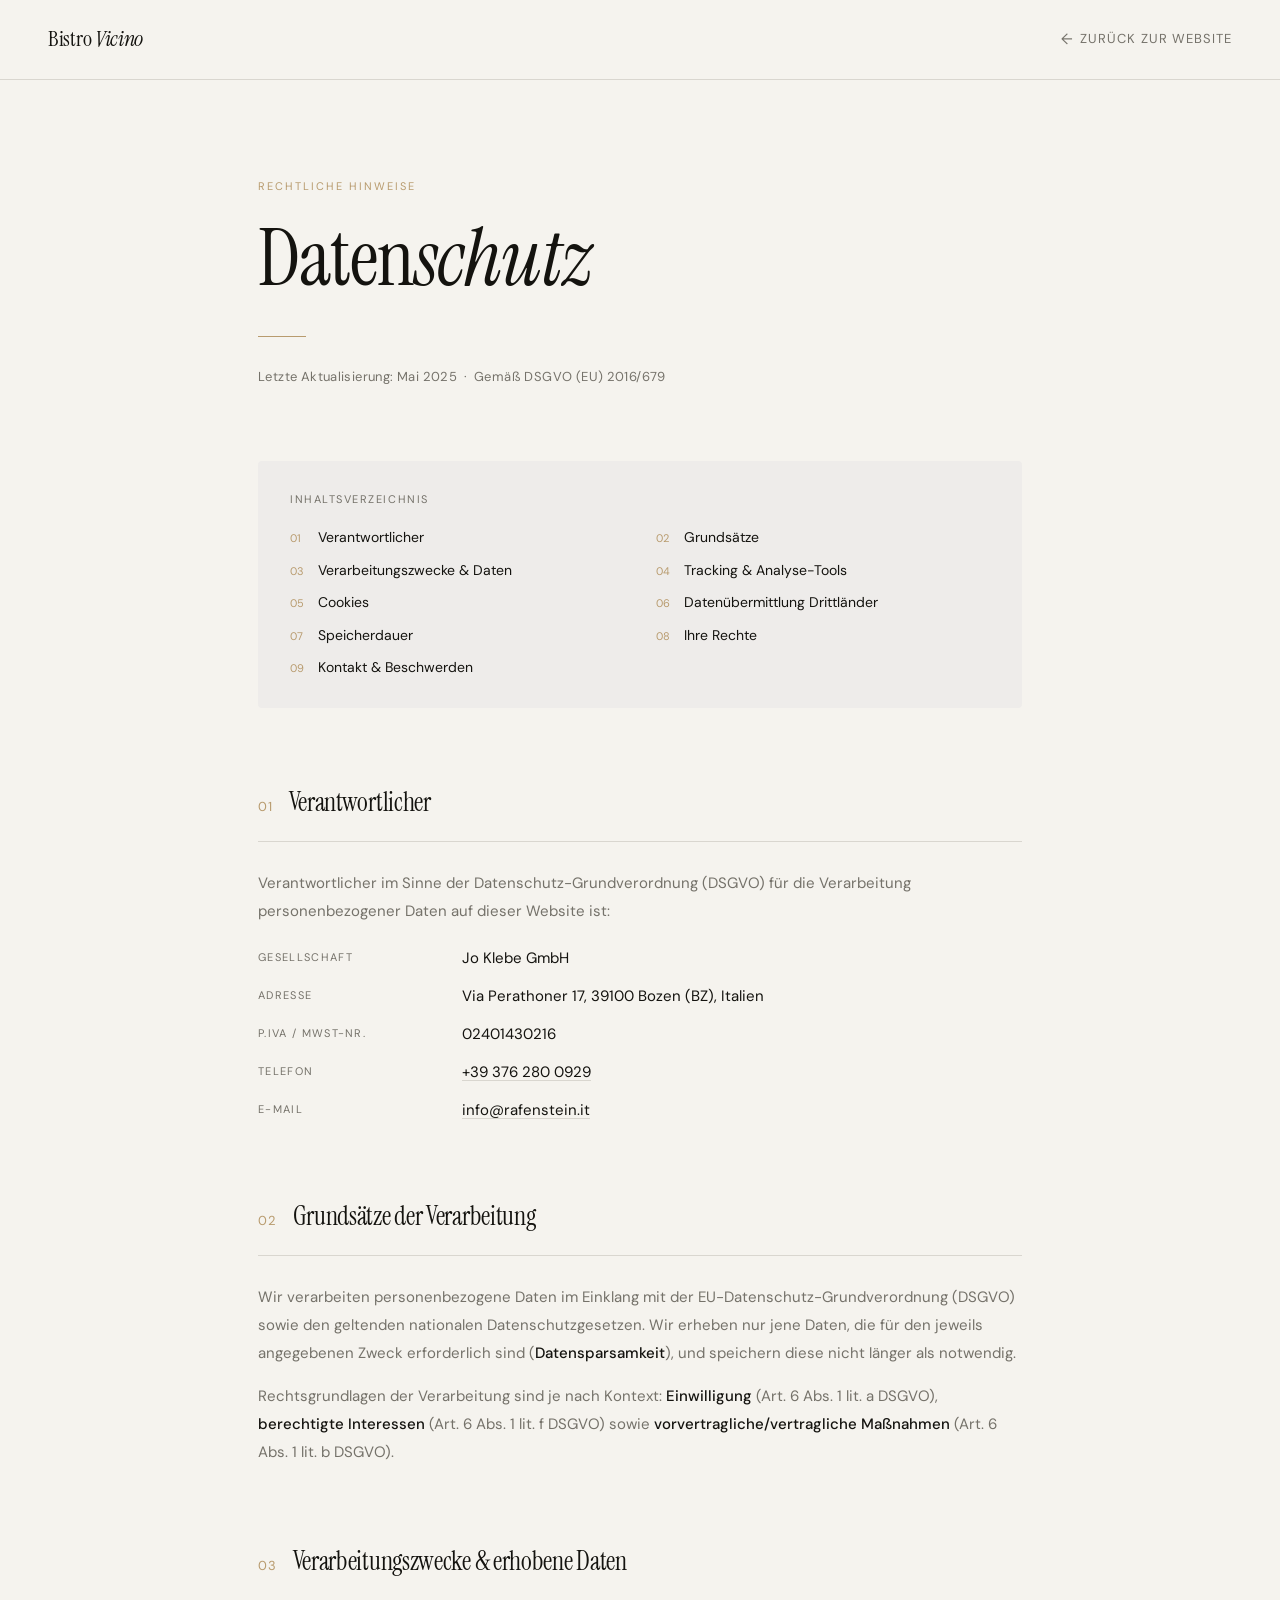
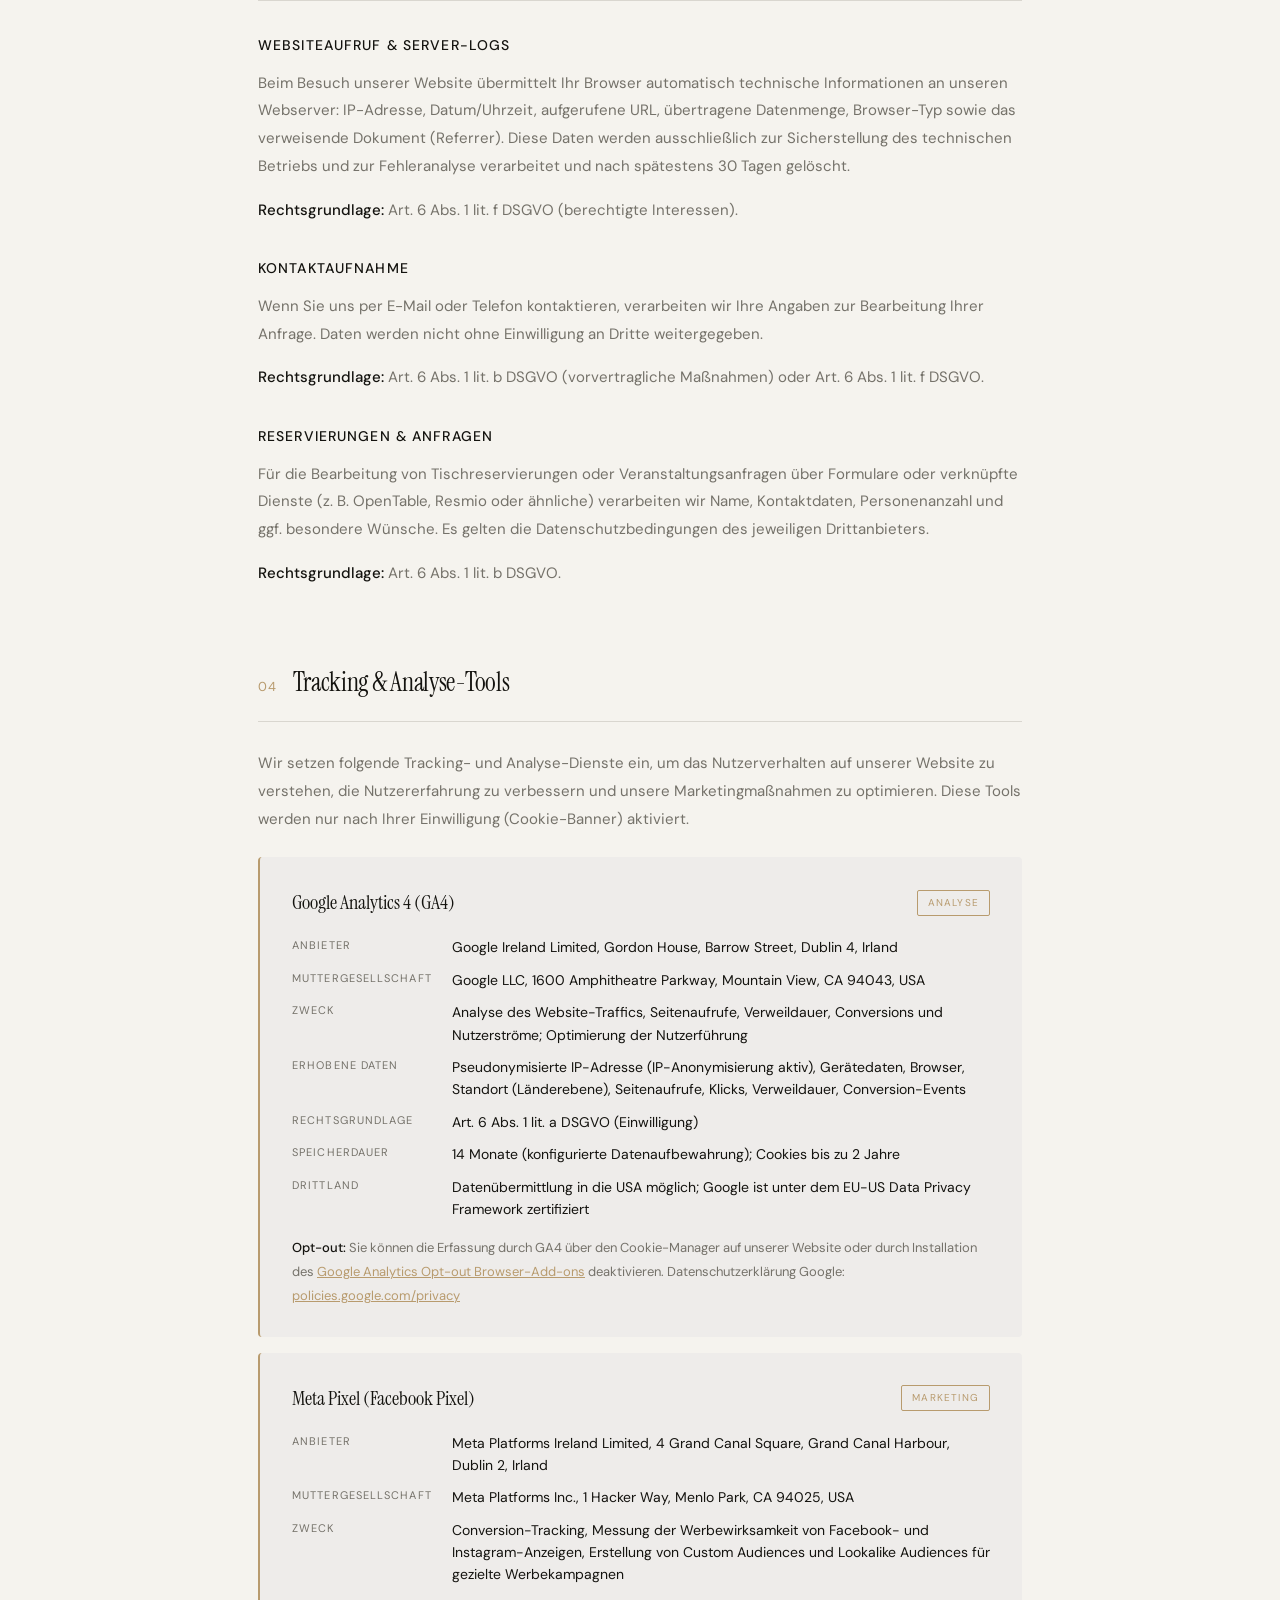
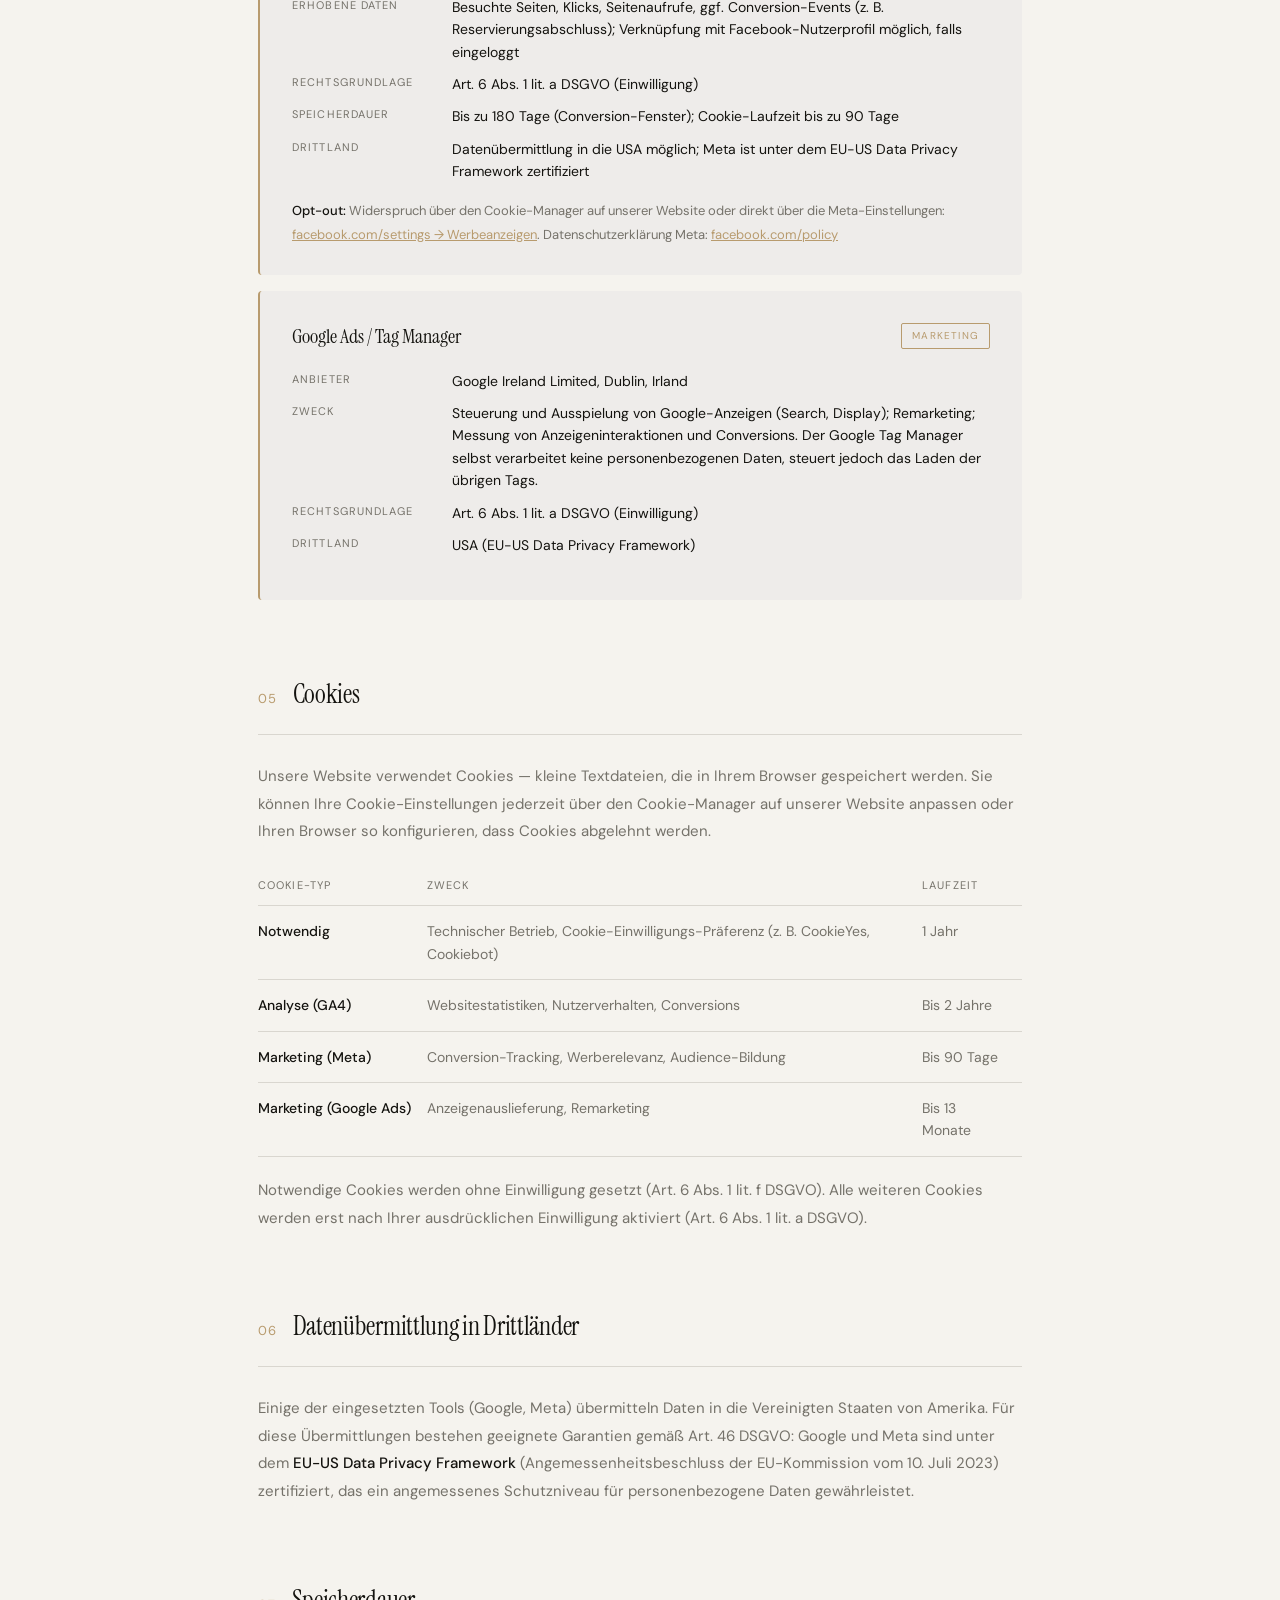
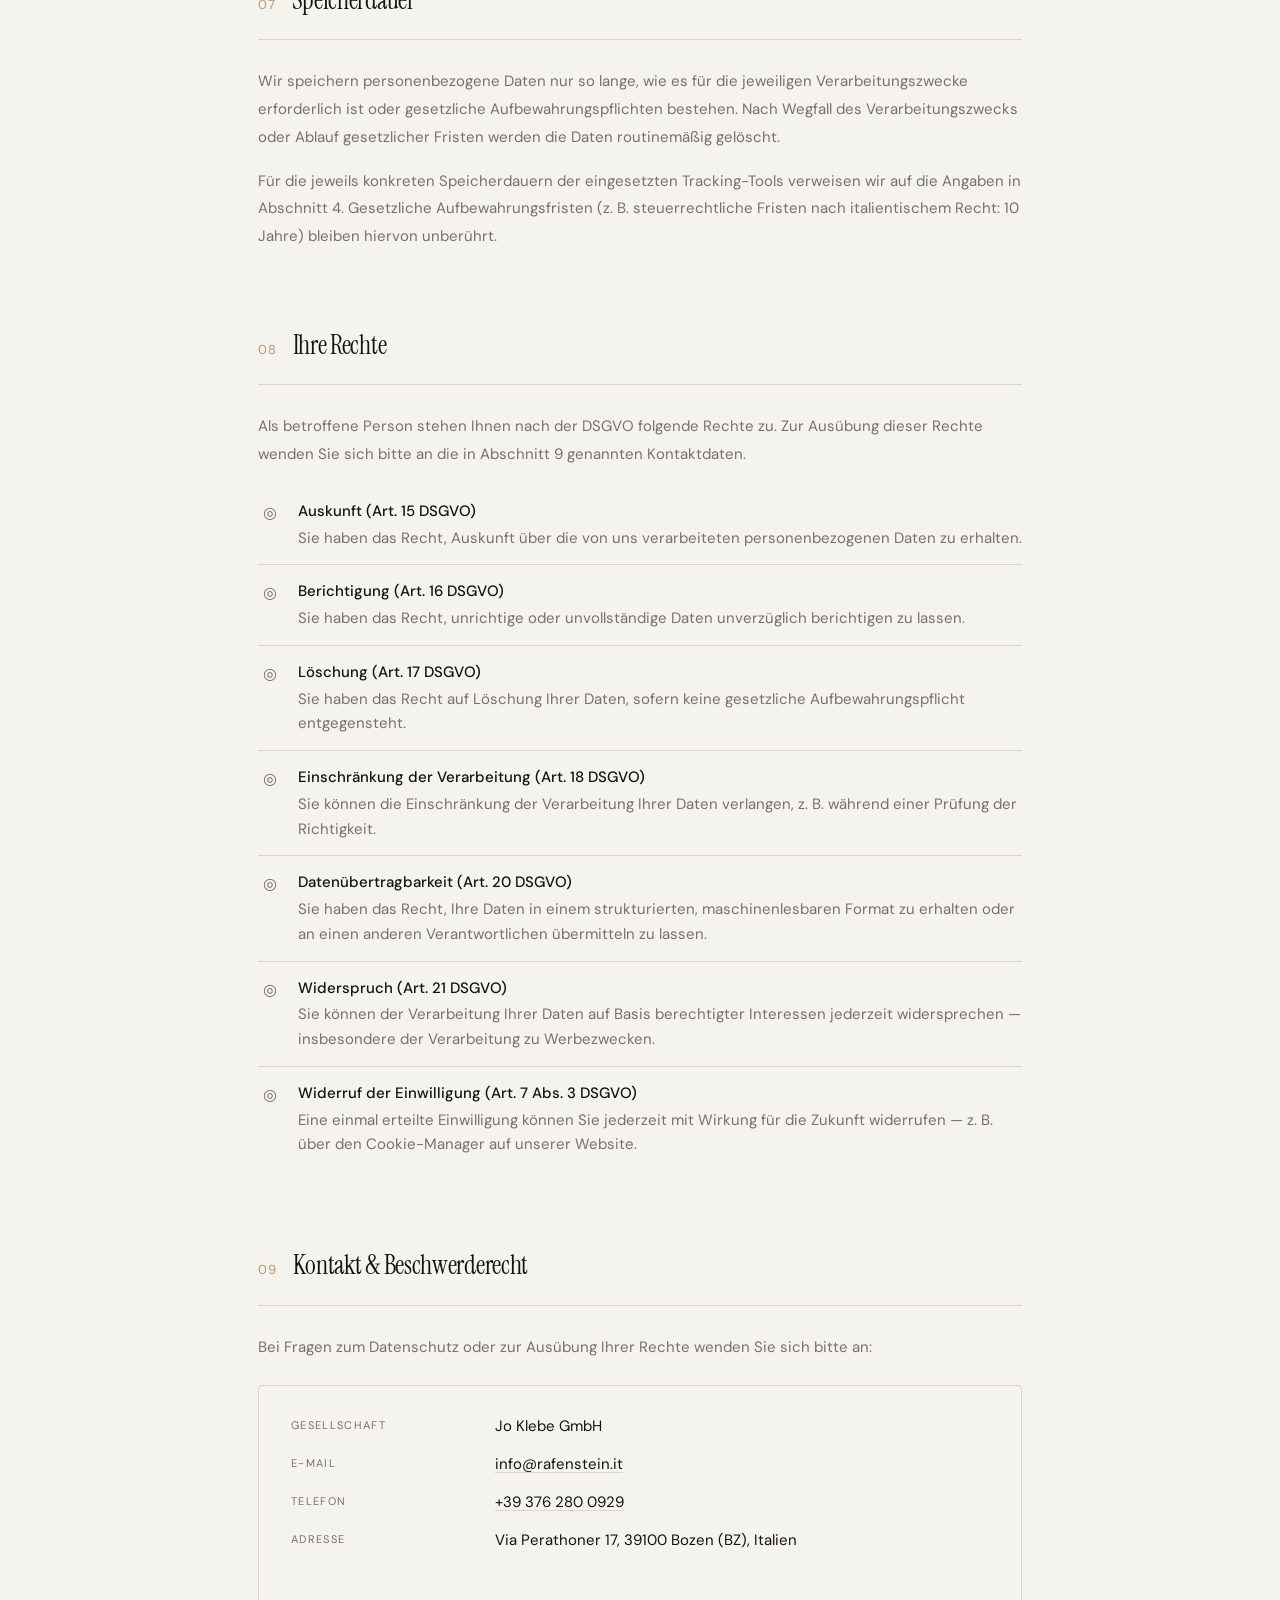
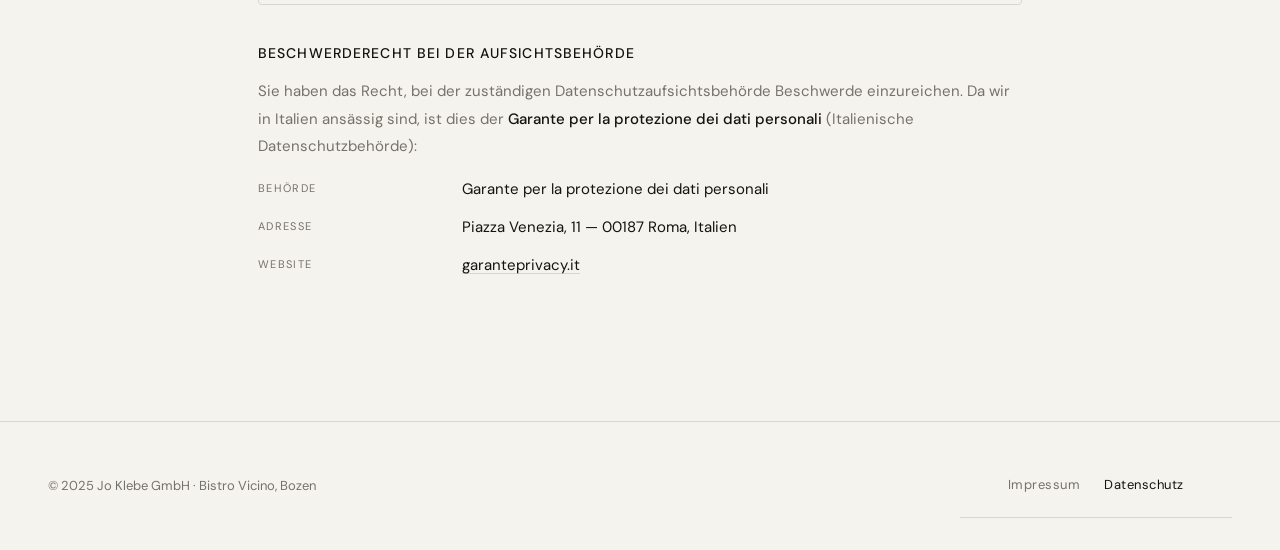
<file: datenschutz.html>
<!DOCTYPE html>
<html lang="de">
<head>
  <meta charset="UTF-8">
  <meta name="viewport" content="width=device-width, initial-scale=1.0">
  <title>Datenschutz — Bistro Vicino</title>
  <link rel="preconnect" href="https://fonts.googleapis.com">
  <link rel="preconnect" href="https://fonts.gstatic.com" crossorigin>
  <link href="https://fonts.googleapis.com/css2?family=Instrument+Serif:ital@0;1&family=DM+Sans:wght@300;400;500&display=swap" rel="stylesheet">
  <style>
    *, *::before, *::after { margin: 0; padding: 0; box-sizing: border-box; }

    :root {
      --bg: #f5f3ee;
      --ink: #14130f;
      --muted: #75726a;
      --rule: #d9d6cf;
      --accent: #b89b6e;
    }

    html { scroll-behavior: smooth; }

    body {
      background: var(--bg);
      color: var(--ink);
      font-family: 'DM Sans', system-ui, sans-serif;
      font-size: 16px;
      line-height: 1.75;
      min-height: 100vh;
    }

    /* ── NAV ── */
    nav {
      position: sticky;
      top: 0;
      z-index: 100;
      display: flex;
      align-items: center;
      justify-content: space-between;
      padding: 20px 48px;
      background: var(--bg);
      border-bottom: 1px solid var(--rule);
    }

    .nav-logo {
      font-family: 'Instrument Serif', Georgia, serif;
      font-size: 22px;
      letter-spacing: -0.3px;
      color: var(--ink);
      text-decoration: none;
    }

    .nav-logo em { font-style: italic; }

    .nav-back {
      font-size: 13px;
      letter-spacing: 0.08em;
      text-transform: uppercase;
      color: var(--muted);
      text-decoration: none;
      display: flex;
      align-items: center;
      gap: 6px;
      transition: color 0.2s;
    }

    .nav-back:hover { color: var(--ink); }
    .nav-back::before { content: '←'; font-size: 15px; }

    /* ── HERO ── */
    .hero {
      padding: 96px 48px 72px;
      max-width: 860px;
      margin: 0 auto;
    }

    .hero-label {
      font-size: 11px;
      letter-spacing: 0.18em;
      text-transform: uppercase;
      color: var(--accent);
      margin-bottom: 20px;
    }

    .hero h1 {
      font-family: 'Instrument Serif', Georgia, serif;
      font-size: clamp(48px, 7vw, 80px);
      font-weight: 400;
      line-height: 1.05;
      letter-spacing: -1px;
      color: var(--ink);
    }

    .hero h1 em { font-style: italic; }

    .hero-rule {
      width: 48px;
      height: 1px;
      background: var(--accent);
      margin-top: 36px;
    }

    .hero-meta {
      margin-top: 28px;
      font-size: 13px;
      color: var(--muted);
      letter-spacing: 0.03em;
    }

    /* ── TOC ── */
    .toc {
      max-width: 860px;
      margin: 0 auto;
      padding: 0 48px;
    }

    .toc-inner {
      background: #eeecea;
      border-radius: 4px;
      padding: 28px 32px;
    }

    .toc-title {
      font-size: 11px;
      letter-spacing: 0.14em;
      text-transform: uppercase;
      color: var(--muted);
      margin-bottom: 16px;
    }

    .toc-list {
      list-style: none;
      display: grid;
      grid-template-columns: 1fr 1fr;
      gap: 8px 32px;
    }

    .toc-list a {
      font-size: 14px;
      color: var(--ink);
      text-decoration: none;
      display: flex;
      align-items: baseline;
      gap: 8px;
      transition: color 0.2s;
    }

    .toc-list a:hover { color: var(--accent); }

    .toc-num {
      font-size: 11px;
      color: var(--accent);
      min-width: 20px;
    }

    /* ── CONTENT ── */
    .content {
      max-width: 860px;
      margin: 0 auto;
      padding: 0 48px 120px;
    }

    .section {
      margin-top: 72px;
      scroll-margin-top: 80px;
    }

    .section-header {
      display: flex;
      align-items: baseline;
      gap: 16px;
      margin-bottom: 28px;
      padding-bottom: 16px;
      border-bottom: 1px solid var(--rule);
    }

    .section-num {
      font-size: 13px;
      color: var(--accent);
      letter-spacing: 0.06em;
    }

    .section-title {
      font-family: 'Instrument Serif', Georgia, serif;
      font-size: 26px;
      font-weight: 400;
      letter-spacing: -0.3px;
      color: var(--ink);
    }

    p {
      font-size: 15px;
      color: var(--muted);
      line-height: 1.85;
      margin-bottom: 16px;
    }

    p:last-child { margin-bottom: 0; }

    p strong {
      color: var(--ink);
      font-weight: 500;
    }

    h3 {
      font-family: 'DM Sans', system-ui, sans-serif;
      font-size: 14px;
      font-weight: 500;
      letter-spacing: 0.08em;
      text-transform: uppercase;
      color: var(--ink);
      margin-top: 32px;
      margin-bottom: 12px;
    }

    /* ── INFO TABLE ── */
    .info-grid {
      display: grid;
      grid-template-columns: 180px 1fr;
      gap: 14px 24px;
      margin-bottom: 24px;
    }

    .info-label {
      font-size: 11px;
      letter-spacing: 0.12em;
      text-transform: uppercase;
      color: var(--muted);
      padding-top: 2px;
    }

    .info-value {
      font-size: 15px;
      color: var(--ink);
      line-height: 1.6;
    }

    .info-value a {
      color: var(--ink);
      text-decoration: underline;
      text-underline-offset: 3px;
      text-decoration-color: var(--rule);
      transition: text-decoration-color 0.2s;
    }

    .info-value a:hover { text-decoration-color: var(--ink); }

    /* ── TOOL CARDS ── */
    .tool-card {
      margin-top: 24px;
      padding: 28px 32px;
      background: #eeecea;
      border-radius: 4px;
      border-left: 2px solid var(--accent);
    }

    .tool-card + .tool-card { margin-top: 16px; }

    .tool-header {
      display: flex;
      align-items: center;
      justify-content: space-between;
      margin-bottom: 16px;
      gap: 16px;
      flex-wrap: wrap;
    }

    .tool-name {
      font-family: 'Instrument Serif', Georgia, serif;
      font-size: 20px;
      font-weight: 400;
      color: var(--ink);
    }

    .tool-badge {
      font-size: 10px;
      letter-spacing: 0.12em;
      text-transform: uppercase;
      color: var(--accent);
      border: 1px solid var(--accent);
      padding: 3px 10px;
      border-radius: 2px;
    }

    .tool-grid {
      display: grid;
      grid-template-columns: 140px 1fr;
      gap: 10px 20px;
      margin-bottom: 16px;
    }

    .tool-key {
      font-size: 11px;
      letter-spacing: 0.1em;
      text-transform: uppercase;
      color: var(--muted);
    }

    .tool-val {
      font-size: 14px;
      color: var(--ink);
      line-height: 1.6;
    }

    .tool-val a {
      color: var(--accent);
      text-decoration: none;
      border-bottom: 1px solid transparent;
      transition: border-color 0.2s;
    }

    .tool-val a:hover { border-color: var(--accent); }

    /* ── RIGHTS LIST ── */
    .rights-list {
      list-style: none;
      margin: 16px 0;
    }

    .rights-list li {
      display: flex;
      gap: 16px;
      padding: 14px 0;
      border-bottom: 1px solid var(--rule);
      font-size: 15px;
      color: var(--muted);
      line-height: 1.65;
    }

    .rights-list li:last-child { border-bottom: none; }

    .rights-icon {
      font-size: 16px;
      min-width: 24px;
      text-align: center;
      padding-top: 1px;
    }

    .rights-list strong {
      color: var(--ink);
      font-weight: 500;
      display: block;
      margin-bottom: 2px;
    }

    /* ── COOKIE TABLE ── */
    .cookie-table {
      width: 100%;
      border-collapse: collapse;
      margin: 20px 0;
      font-size: 14px;
    }

    .cookie-table th {
      text-align: left;
      font-size: 11px;
      letter-spacing: 0.1em;
      text-transform: uppercase;
      color: var(--muted);
      padding: 10px 16px 10px 0;
      border-bottom: 1px solid var(--rule);
      font-weight: 400;
    }

    .cookie-table td {
      padding: 14px 16px 14px 0;
      color: var(--muted);
      border-bottom: 1px solid var(--rule);
      vertical-align: top;
      line-height: 1.6;
    }

    .cookie-table td:first-child {
      color: var(--ink);
      font-weight: 500;
      white-space: nowrap;
    }

    /* ── CONTACT CARD ── */
    .contact-card {
      margin-top: 24px;
      padding: 28px 32px;
      border: 1px solid var(--rule);
      border-radius: 4px;
    }

    /* ── FOOTER ── */
    footer {
      border-top: 1px solid var(--rule);
      padding: 32px 48px;
      display: flex;
      align-items: center;
      justify-content: space-between;
      gap: 24px;
      flex-wrap: wrap;
    }

    .footer-left { font-size: 13px; color: var(--muted); }

    .footer-links { display: flex; gap: 24px; }

    .footer-links a {
      font-size: 13px;
      color: var(--muted);
      text-decoration: none;
      letter-spacing: 0.04em;
      transition: color 0.2s;
    }

    .footer-links a:hover { color: var(--ink); }
    .footer-links a.active { color: var(--ink); }

    @media (max-width: 640px) {
      nav { padding: 16px 24px; }
      .hero { padding: 60px 24px 48px; }
      .toc { padding: 0 24px; }
      .toc-list { grid-template-columns: 1fr; }
      .content { padding: 0 24px 80px; }
      .info-grid { grid-template-columns: 1fr; gap: 6px; }
      .info-label { margin-top: 14px; }
      .tool-grid { grid-template-columns: 1fr; gap: 6px; }
      .tool-key { margin-top: 10px; }
      .cookie-table { font-size: 13px; }
      footer { padding: 24px; flex-direction: column; align-items: flex-start; }
    }
  </style>
</head>
<body>

  <!-- NAV -->
  <nav>
    <a href="index.html" class="nav-logo">Bistro <em>Vicino</em></a>
    <a href="index.html" class="nav-back">Zurück zur Website</a>
  </nav>

  <!-- HERO -->
  <header class="hero">
    <p class="hero-label">Rechtliche Hinweise</p>
    <h1>Daten<em>schutz</em></h1>
    <div class="hero-rule"></div>
    <p class="hero-meta">Letzte Aktualisierung: Mai 2025 &nbsp;·&nbsp; Gemäß DSGVO (EU) 2016/679</p>
  </header>

  <!-- TOC -->
  <div class="toc">
    <div class="toc-inner">
      <p class="toc-title">Inhaltsverzeichnis</p>
      <ol class="toc-list">
        <li><a href="#verantwortlicher"><span class="toc-num">01</span>Verantwortlicher</a></li>
        <li><a href="#grundsaetze"><span class="toc-num">02</span>Grundsätze</a></li>
        <li><a href="#zwecke"><span class="toc-num">03</span>Verarbeitungszwecke &amp; Daten</a></li>
        <li><a href="#tracking"><span class="toc-num">04</span>Tracking &amp; Analyse-Tools</a></li>
        <li><a href="#cookies"><span class="toc-num">05</span>Cookies</a></li>
        <li><a href="#drittlaender"><span class="toc-num">06</span>Datenübermittlung Drittländer</a></li>
        <li><a href="#speicherdauer"><span class="toc-num">07</span>Speicherdauer</a></li>
        <li><a href="#rechte"><span class="toc-num">08</span>Ihre Rechte</a></li>
        <li><a href="#kontakt"><span class="toc-num">09</span>Kontakt &amp; Beschwerden</a></li>
      </ol>
    </div>
  </div>

  <!-- CONTENT -->
  <main class="content">

    <!-- 01 Verantwortlicher -->
    <section class="section" id="verantwortlicher">
      <div class="section-header">
        <span class="section-num">01</span>
        <h2 class="section-title">Verantwortlicher</h2>
      </div>
      <p>Verantwortlicher im Sinne der Datenschutz-Grundverordnung (DSGVO) für die Verarbeitung personenbezogener Daten auf dieser Website ist:</p>
      <div class="info-grid" style="margin-top: 20px;">
        <span class="info-label">Gesellschaft</span>
        <span class="info-value">Jo Klebe GmbH</span>
        <span class="info-label">Adresse</span>
        <span class="info-value">Via Perathoner 17, 39100 Bozen (BZ), Italien</span>
        <span class="info-label">P.IVA / MwSt-Nr.</span>
        <span class="info-value">02401430216</span>
        <span class="info-label">Telefon</span>
        <span class="info-value"><a href="tel:+393762800929">+39 376 280 0929</a></span>
        <span class="info-label">E-Mail</span>
        <span class="info-value"><a href="mailto:info@rafenstein.it">info@rafenstein.it</a></span>
      </div>
    </section>

    <!-- 02 Grundsätze -->
    <section class="section" id="grundsaetze">
      <div class="section-header">
        <span class="section-num">02</span>
        <h2 class="section-title">Grundsätze der Verarbeitung</h2>
      </div>
      <p>Wir verarbeiten personenbezogene Daten im Einklang mit der EU-Datenschutz-Grundverordnung (DSGVO) sowie den geltenden nationalen Datenschutzgesetzen. Wir erheben nur jene Daten, die für den jeweils angegebenen Zweck erforderlich sind (<strong>Datensparsamkeit</strong>), und speichern diese nicht länger als notwendig.</p>
      <p>Rechtsgrundlagen der Verarbeitung sind je nach Kontext: <strong>Einwilligung</strong> (Art. 6 Abs. 1 lit. a DSGVO), <strong>berechtigte Interessen</strong> (Art. 6 Abs. 1 lit. f DSGVO) sowie <strong>vorvertragliche/vertragliche Maßnahmen</strong> (Art. 6 Abs. 1 lit. b DSGVO).</p>
    </section>

    <!-- 03 Zwecke -->
    <section class="section" id="zwecke">
      <div class="section-header">
        <span class="section-num">03</span>
        <h2 class="section-title">Verarbeitungszwecke &amp; erhobene Daten</h2>
      </div>

      <h3>Websiteaufruf &amp; Server-Logs</h3>
      <p>Beim Besuch unserer Website übermittelt Ihr Browser automatisch technische Informationen an unseren Webserver: IP-Adresse, Datum/Uhrzeit, aufgerufene URL, übertragene Datenmenge, Browser-Typ sowie das verweisende Dokument (Referrer). Diese Daten werden ausschließlich zur Sicherstellung des technischen Betriebs und zur Fehleranalyse verarbeitet und nach spätestens 30 Tagen gelöscht.</p>
      <p><strong>Rechtsgrundlage:</strong> Art. 6 Abs. 1 lit. f DSGVO (berechtigte Interessen).</p>

      <h3>Kontaktaufnahme</h3>
      <p>Wenn Sie uns per E-Mail oder Telefon kontaktieren, verarbeiten wir Ihre Angaben zur Bearbeitung Ihrer Anfrage. Daten werden nicht ohne Einwilligung an Dritte weitergegeben.</p>
      <p><strong>Rechtsgrundlage:</strong> Art. 6 Abs. 1 lit. b DSGVO (vorvertragliche Maßnahmen) oder Art. 6 Abs. 1 lit. f DSGVO.</p>

      <h3>Reservierungen &amp; Anfragen</h3>
      <p>Für die Bearbeitung von Tischreservierungen oder Veranstaltungsanfragen über Formulare oder verknüpfte Dienste (z. B. OpenTable, Resmio oder ähnliche) verarbeiten wir Name, Kontaktdaten, Personenanzahl und ggf. besondere Wünsche. Es gelten die Datenschutzbedingungen des jeweiligen Drittanbieters.</p>
      <p><strong>Rechtsgrundlage:</strong> Art. 6 Abs. 1 lit. b DSGVO.</p>
    </section>

    <!-- 04 Tracking -->
    <section class="section" id="tracking">
      <div class="section-header">
        <span class="section-num">04</span>
        <h2 class="section-title">Tracking &amp; Analyse-Tools</h2>
      </div>
      <p>Wir setzen folgende Tracking- und Analyse-Dienste ein, um das Nutzerverhalten auf unserer Website zu verstehen, die Nutzererfahrung zu verbessern und unsere Marketingmaßnahmen zu optimieren. Diese Tools werden nur nach Ihrer Einwilligung (Cookie-Banner) aktiviert.</p>

      <!-- Google Analytics 4 -->
      <div class="tool-card">
        <div class="tool-header">
          <span class="tool-name">Google Analytics 4 (GA4)</span>
          <span class="tool-badge">Analyse</span>
        </div>
        <div class="tool-grid">
          <span class="tool-key">Anbieter</span>
          <span class="tool-val">Google Ireland Limited, Gordon House, Barrow Street, Dublin 4, Irland</span>
          <span class="tool-key">Muttergesellschaft</span>
          <span class="tool-val">Google LLC, 1600 Amphitheatre Parkway, Mountain View, CA 94043, USA</span>
          <span class="tool-key">Zweck</span>
          <span class="tool-val">Analyse des Website-Traffics, Seitenaufrufe, Verweildauer, Conversions und Nutzerströme; Optimierung der Nutzerführung</span>
          <span class="tool-key">Erhobene Daten</span>
          <span class="tool-val">Pseudonymisierte IP-Adresse (IP-Anonymisierung aktiv), Gerätedaten, Browser, Standort (Länderebene), Seitenaufrufe, Klicks, Verweildauer, Conversion-Events</span>
          <span class="tool-key">Rechtsgrundlage</span>
          <span class="tool-val">Art. 6 Abs. 1 lit. a DSGVO (Einwilligung)</span>
          <span class="tool-key">Speicherdauer</span>
          <span class="tool-val">14 Monate (konfigurierte Datenaufbewahrung); Cookies bis zu 2 Jahre</span>
          <span class="tool-key">Drittland</span>
          <span class="tool-val">Datenübermittlung in die USA möglich; Google ist unter dem EU-US Data Privacy Framework zertifiziert</span>
        </div>
        <p style="font-size: 13px; margin-top: 12px;">
          <strong style="color: var(--ink);">Opt-out:</strong> Sie können die Erfassung durch GA4 über den Cookie-Manager auf unserer Website oder durch Installation des
          <a href="https://tools.google.com/dlpage/gaoptout" target="_blank" rel="noopener" style="color: var(--accent);">Google Analytics Opt-out Browser-Add-ons</a> deaktivieren.
          Datenschutzerklärung Google: <a href="https://policies.google.com/privacy" target="_blank" rel="noopener" style="color: var(--accent);">policies.google.com/privacy</a>
        </p>
      </div>

      <!-- Meta Pixel -->
      <div class="tool-card">
        <div class="tool-header">
          <span class="tool-name">Meta Pixel (Facebook Pixel)</span>
          <span class="tool-badge">Marketing</span>
        </div>
        <div class="tool-grid">
          <span class="tool-key">Anbieter</span>
          <span class="tool-val">Meta Platforms Ireland Limited, 4 Grand Canal Square, Grand Canal Harbour, Dublin 2, Irland</span>
          <span class="tool-key">Muttergesellschaft</span>
          <span class="tool-val">Meta Platforms Inc., 1 Hacker Way, Menlo Park, CA 94025, USA</span>
          <span class="tool-key">Zweck</span>
          <span class="tool-val">Conversion-Tracking, Messung der Werbewirksamkeit von Facebook- und Instagram-Anzeigen, Erstellung von Custom Audiences und Lookalike Audiences für gezielte Werbekampagnen</span>
          <span class="tool-key">Erhobene Daten</span>
          <span class="tool-val">Besuchte Seiten, Klicks, Seitenaufrufe, ggf. Conversion-Events (z. B. Reservierungsabschluss); Verknüpfung mit Facebook-Nutzerprofil möglich, falls eingeloggt</span>
          <span class="tool-key">Rechtsgrundlage</span>
          <span class="tool-val">Art. 6 Abs. 1 lit. a DSGVO (Einwilligung)</span>
          <span class="tool-key">Speicherdauer</span>
          <span class="tool-val">Bis zu 180 Tage (Conversion-Fenster); Cookie-Laufzeit bis zu 90 Tage</span>
          <span class="tool-key">Drittland</span>
          <span class="tool-val">Datenübermittlung in die USA möglich; Meta ist unter dem EU-US Data Privacy Framework zertifiziert</span>
        </div>
        <p style="font-size: 13px; margin-top: 12px;">
          <strong style="color: var(--ink);">Opt-out:</strong> Widerspruch über den Cookie-Manager auf unserer Website oder direkt über die Meta-Einstellungen:
          <a href="https://www.facebook.com/settings/?tab=ads" target="_blank" rel="noopener" style="color: var(--accent);">facebook.com/settings → Werbeanzeigen</a>.
          Datenschutzerklärung Meta: <a href="https://www.facebook.com/policy" target="_blank" rel="noopener" style="color: var(--accent);">facebook.com/policy</a>
        </p>
      </div>

      <!-- Weitere mögliche Tools -->
      <div class="tool-card">
        <div class="tool-header">
          <span class="tool-name">Google Ads / Tag Manager</span>
          <span class="tool-badge">Marketing</span>
        </div>
        <div class="tool-grid">
          <span class="tool-key">Anbieter</span>
          <span class="tool-val">Google Ireland Limited, Dublin, Irland</span>
          <span class="tool-key">Zweck</span>
          <span class="tool-val">Steuerung und Ausspielung von Google-Anzeigen (Search, Display); Remarketing; Messung von Anzeigeninteraktionen und Conversions. Der Google Tag Manager selbst verarbeitet keine personenbezogenen Daten, steuert jedoch das Laden der übrigen Tags.</span>
          <span class="tool-key">Rechtsgrundlage</span>
          <span class="tool-val">Art. 6 Abs. 1 lit. a DSGVO (Einwilligung)</span>
          <span class="tool-key">Drittland</span>
          <span class="tool-val">USA (EU-US Data Privacy Framework)</span>
        </div>
      </div>

    </section>

    <!-- 05 Cookies -->
    <section class="section" id="cookies">
      <div class="section-header">
        <span class="section-num">05</span>
        <h2 class="section-title">Cookies</h2>
      </div>
      <p>Unsere Website verwendet Cookies — kleine Textdateien, die in Ihrem Browser gespeichert werden. Sie können Ihre Cookie-Einstellungen jederzeit über den Cookie-Manager auf unserer Website anpassen oder Ihren Browser so konfigurieren, dass Cookies abgelehnt werden.</p>

      <table class="cookie-table">
        <thead>
          <tr>
            <th>Cookie-Typ</th>
            <th>Zweck</th>
            <th>Laufzeit</th>
          </tr>
        </thead>
        <tbody>
          <tr>
            <td>Notwendig</td>
            <td>Technischer Betrieb, Cookie-Einwilligungs-Präferenz (z. B. CookieYes, Cookiebot)</td>
            <td>1 Jahr</td>
          </tr>
          <tr>
            <td>Analyse (GA4)</td>
            <td>Websitestatistiken, Nutzerverhalten, Conversions</td>
            <td>Bis 2 Jahre</td>
          </tr>
          <tr>
            <td>Marketing (Meta)</td>
            <td>Conversion-Tracking, Werberelevanz, Audience-Bildung</td>
            <td>Bis 90 Tage</td>
          </tr>
          <tr>
            <td>Marketing (Google Ads)</td>
            <td>Anzeigenauslieferung, Remarketing</td>
            <td>Bis 13 Monate</td>
          </tr>
        </tbody>
      </table>

      <p style="margin-top: 8px;">Notwendige Cookies werden ohne Einwilligung gesetzt (Art. 6 Abs. 1 lit. f DSGVO). Alle weiteren Cookies werden erst nach Ihrer ausdrücklichen Einwilligung aktiviert (Art. 6 Abs. 1 lit. a DSGVO).</p>
    </section>

    <!-- 06 Drittländer -->
    <section class="section" id="drittlaender">
      <div class="section-header">
        <span class="section-num">06</span>
        <h2 class="section-title">Datenübermittlung in Drittländer</h2>
      </div>
      <p>Einige der eingesetzten Tools (Google, Meta) übermitteln Daten in die Vereinigten Staaten von Amerika. Für diese Übermittlungen bestehen geeignete Garantien gemäß Art. 46 DSGVO: Google und Meta sind unter dem <strong>EU-US Data Privacy Framework</strong> (Angemessenheitsbeschluss der EU-Kommission vom 10. Juli 2023) zertifiziert, das ein angemessenes Schutzniveau für personenbezogene Daten gewährleistet.</p>
    </section>

    <!-- 07 Speicherdauer -->
    <section class="section" id="speicherdauer">
      <div class="section-header">
        <span class="section-num">07</span>
        <h2 class="section-title">Speicherdauer</h2>
      </div>
      <p>Wir speichern personenbezogene Daten nur so lange, wie es für die jeweiligen Verarbeitungszwecke erforderlich ist oder gesetzliche Aufbewahrungspflichten bestehen. Nach Wegfall des Verarbeitungszwecks oder Ablauf gesetzlicher Fristen werden die Daten routinemäßig gelöscht.</p>
      <p>Für die jeweils konkreten Speicherdauern der eingesetzten Tracking-Tools verweisen wir auf die Angaben in Abschnitt 4. Gesetzliche Aufbewahrungsfristen (z. B. steuerrechtliche Fristen nach italientischem Recht: 10 Jahre) bleiben hiervon unberührt.</p>
    </section>

    <!-- 08 Rechte -->
    <section class="section" id="rechte">
      <div class="section-header">
        <span class="section-num">08</span>
        <h2 class="section-title">Ihre Rechte</h2>
      </div>
      <p>Als betroffene Person stehen Ihnen nach der DSGVO folgende Rechte zu. Zur Ausübung dieser Rechte wenden Sie sich bitte an die in Abschnitt 9 genannten Kontaktdaten.</p>
      <ul class="rights-list">
        <li>
          <span class="rights-icon">◎</span>
          <div><strong>Auskunft (Art. 15 DSGVO)</strong>Sie haben das Recht, Auskunft über die von uns verarbeiteten personenbezogenen Daten zu erhalten.</div>
        </li>
        <li>
          <span class="rights-icon">◎</span>
          <div><strong>Berichtigung (Art. 16 DSGVO)</strong>Sie haben das Recht, unrichtige oder unvollständige Daten unverzüglich berichtigen zu lassen.</div>
        </li>
        <li>
          <span class="rights-icon">◎</span>
          <div><strong>Löschung (Art. 17 DSGVO)</strong>Sie haben das Recht auf Löschung Ihrer Daten, sofern keine gesetzliche Aufbewahrungspflicht entgegensteht.</div>
        </li>
        <li>
          <span class="rights-icon">◎</span>
          <div><strong>Einschränkung der Verarbeitung (Art. 18 DSGVO)</strong>Sie können die Einschränkung der Verarbeitung Ihrer Daten verlangen, z. B. während einer Prüfung der Richtigkeit.</div>
        </li>
        <li>
          <span class="rights-icon">◎</span>
          <div><strong>Datenübertragbarkeit (Art. 20 DSGVO)</strong>Sie haben das Recht, Ihre Daten in einem strukturierten, maschinenlesbaren Format zu erhalten oder an einen anderen Verantwortlichen übermitteln zu lassen.</div>
        </li>
        <li>
          <span class="rights-icon">◎</span>
          <div><strong>Widerspruch (Art. 21 DSGVO)</strong>Sie können der Verarbeitung Ihrer Daten auf Basis berechtigter Interessen jederzeit widersprechen — insbesondere der Verarbeitung zu Werbezwecken.</div>
        </li>
        <li>
          <span class="rights-icon">◎</span>
          <div><strong>Widerruf der Einwilligung (Art. 7 Abs. 3 DSGVO)</strong>Eine einmal erteilte Einwilligung können Sie jederzeit mit Wirkung für die Zukunft widerrufen — z. B. über den Cookie-Manager auf unserer Website.</div>
        </li>
      </ul>
    </section>

    <!-- 09 Kontakt -->
    <section class="section" id="kontakt">
      <div class="section-header">
        <span class="section-num">09</span>
        <h2 class="section-title">Kontakt &amp; Beschwerderecht</h2>
      </div>
      <p>Bei Fragen zum Datenschutz oder zur Ausübung Ihrer Rechte wenden Sie sich bitte an:</p>
      <div class="contact-card">
        <div class="info-grid">
          <span class="info-label">Gesellschaft</span>
          <span class="info-value">Jo Klebe GmbH</span>
          <span class="info-label">E-Mail</span>
          <span class="info-value"><a href="mailto:info@rafenstein.it">info@rafenstein.it</a></span>
          <span class="info-label">Telefon</span>
          <span class="info-value"><a href="tel:+393762800929">+39 376 280 0929</a></span>
          <span class="info-label">Adresse</span>
          <span class="info-value">Via Perathoner 17, 39100 Bozen (BZ), Italien</span>
        </div>
      </div>

      <h3 style="margin-top: 36px;">Beschwerderecht bei der Aufsichtsbehörde</h3>
      <p>Sie haben das Recht, bei der zuständigen Datenschutzaufsichtsbehörde Beschwerde einzureichen. Da wir in Italien ansässig sind, ist dies der <strong>Garante per la protezione dei dati personali</strong> (Italienische Datenschutzbehörde):</p>
      <div class="info-grid" style="margin-top: 16px;">
        <span class="info-label">Behörde</span>
        <span class="info-value">Garante per la protezione dei dati personali</span>
        <span class="info-label">Adresse</span>
        <span class="info-value">Piazza Venezia, 11 — 00187 Roma, Italien</span>
        <span class="info-label">Website</span>
        <span class="info-value"><a href="https://www.garanteprivacy.it" target="_blank" rel="noopener">garanteprivacy.it</a></span>
      </div>
    </section>

  </main>

  <!-- FOOTER -->
  <footer>
    <span class="footer-left">© 2025 Jo Klebe GmbH · Bistro Vicino, Bozen</span>
    <nav class="footer-links">
      <a href="impressum.html">Impressum</a>
      <a href="datenschutz.html" class="active">Datenschutz</a>
    </nav>
  </footer>

</body>
</html>
</file>
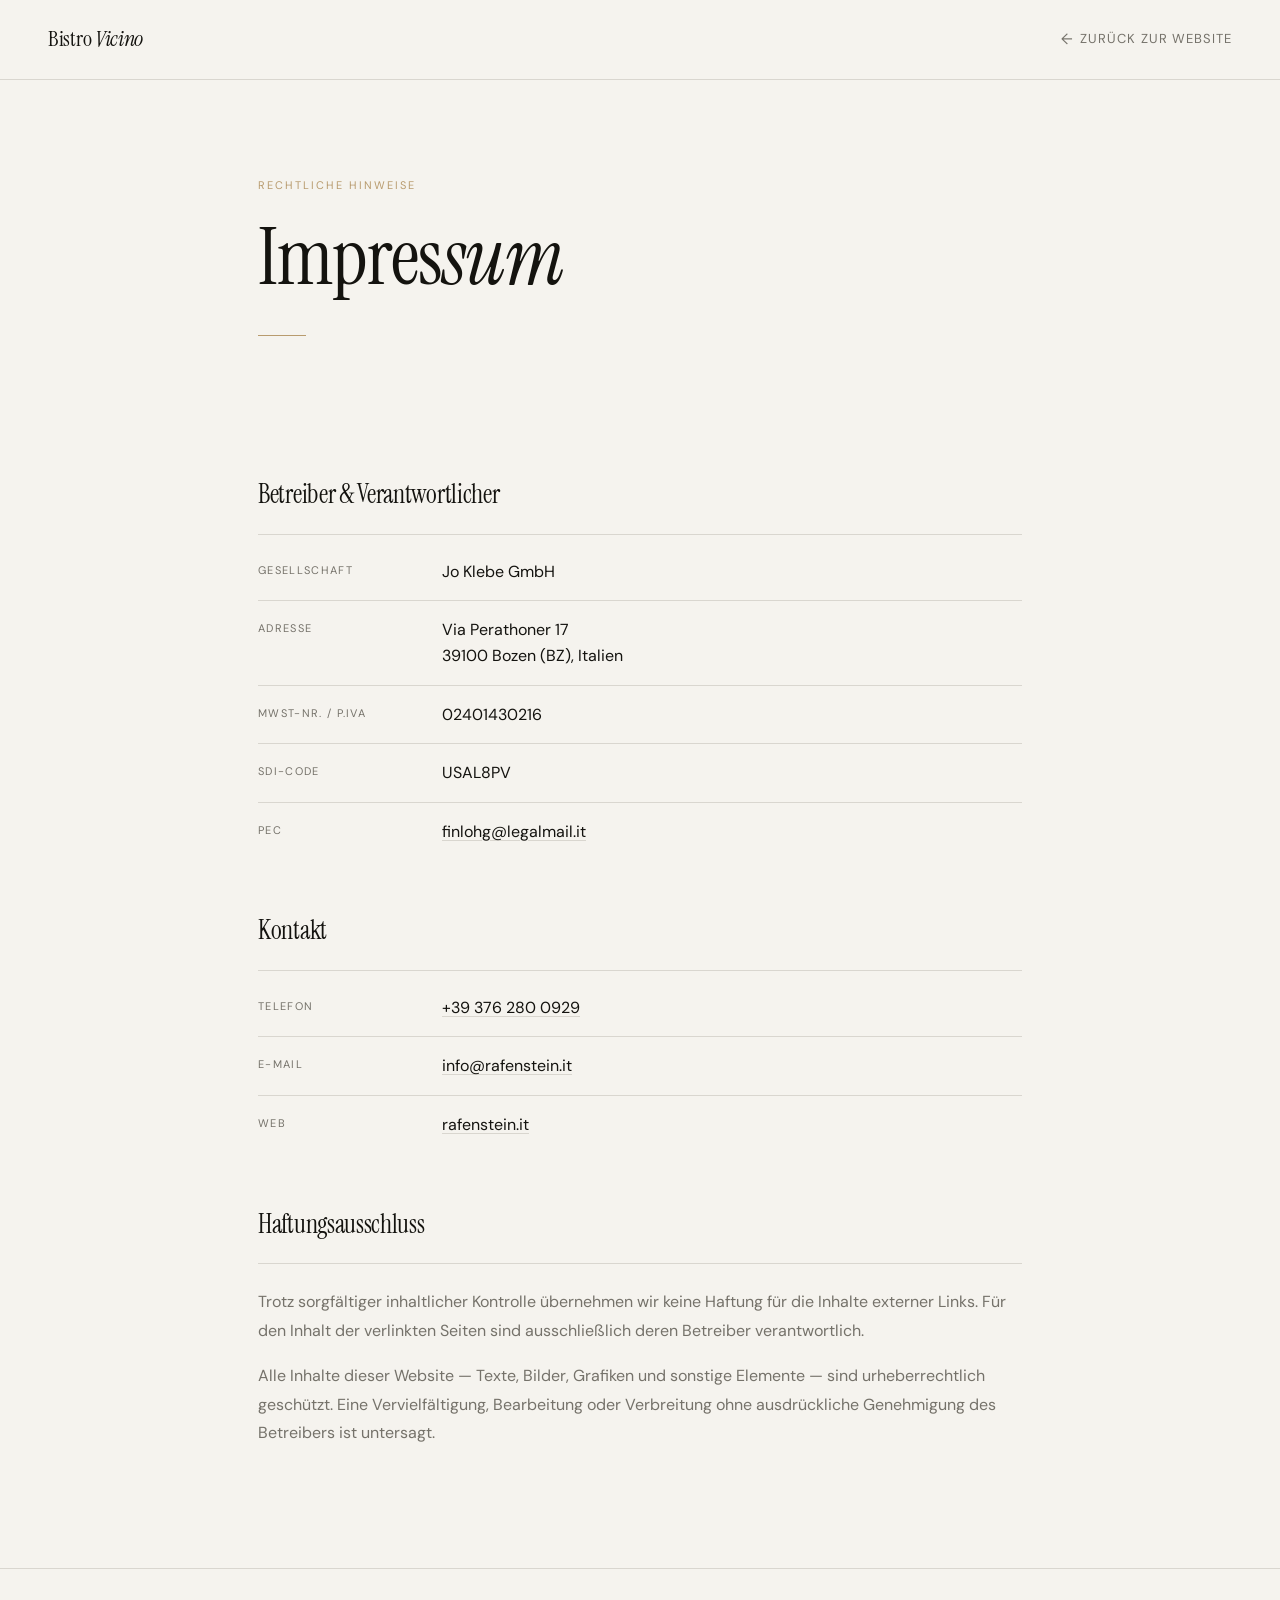
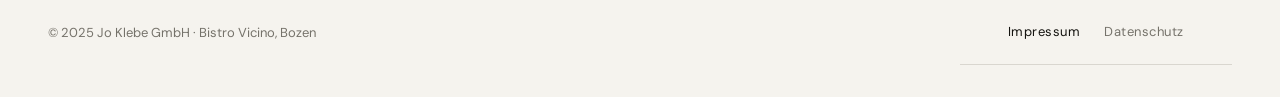
<file: impressum.html>
<!DOCTYPE html>
<html lang="de">
<head>
  <meta charset="UTF-8">
  <meta name="viewport" content="width=device-width, initial-scale=1.0">
  <title>Impressum — Bistro Vicino</title>
  <link rel="preconnect" href="https://fonts.googleapis.com">
  <link rel="preconnect" href="https://fonts.gstatic.com" crossorigin>
  <link href="https://fonts.googleapis.com/css2?family=Instrument+Serif:ital@0;1&family=DM+Sans:wght@300;400;500&display=swap" rel="stylesheet">
  <style>
    *, *::before, *::after { margin: 0; padding: 0; box-sizing: border-box; }

    :root {
      --bg: #f5f3ee;
      --ink: #14130f;
      --muted: #75726a;
      --rule: #d9d6cf;
      --accent: #b89b6e;
    }

    html { scroll-behavior: smooth; }

    body {
      background: var(--bg);
      color: var(--ink);
      font-family: 'DM Sans', system-ui, sans-serif;
      font-size: 16px;
      line-height: 1.75;
      min-height: 100vh;
    }

    /* ── NAV ── */
    nav {
      position: sticky;
      top: 0;
      z-index: 100;
      display: flex;
      align-items: center;
      justify-content: space-between;
      padding: 20px 48px;
      background: var(--bg);
      border-bottom: 1px solid var(--rule);
    }

    .nav-logo {
      font-family: 'Instrument Serif', Georgia, serif;
      font-size: 22px;
      letter-spacing: -0.3px;
      color: var(--ink);
      text-decoration: none;
    }

    .nav-logo em {
      font-style: italic;
    }

    .nav-back {
      font-size: 13px;
      letter-spacing: 0.08em;
      text-transform: uppercase;
      color: var(--muted);
      text-decoration: none;
      display: flex;
      align-items: center;
      gap: 6px;
      transition: color 0.2s;
    }

    .nav-back:hover { color: var(--ink); }

    .nav-back::before {
      content: '←';
      font-size: 15px;
    }

    /* ── HERO ── */
    .hero {
      padding: 96px 48px 72px;
      max-width: 860px;
      margin: 0 auto;
    }

    .hero-label {
      font-size: 11px;
      letter-spacing: 0.18em;
      text-transform: uppercase;
      color: var(--accent);
      margin-bottom: 20px;
    }

    .hero h1 {
      font-family: 'Instrument Serif', Georgia, serif;
      font-size: clamp(48px, 7vw, 80px);
      font-weight: 400;
      line-height: 1.05;
      letter-spacing: -1px;
      color: var(--ink);
    }

    .hero h1 em { font-style: italic; }

    .hero-rule {
      width: 48px;
      height: 1px;
      background: var(--accent);
      margin-top: 36px;
    }

    /* ── CONTENT ── */
    .content {
      max-width: 860px;
      margin: 0 auto;
      padding: 0 48px 120px;
    }

    .section {
      margin-top: 64px;
    }

    .section-title {
      font-family: 'Instrument Serif', Georgia, serif;
      font-size: 26px;
      font-weight: 400;
      letter-spacing: -0.3px;
      color: var(--ink);
      margin-bottom: 24px;
      padding-bottom: 16px;
      border-bottom: 1px solid var(--rule);
    }

    .info-grid {
      display: grid;
      grid-template-columns: 160px 1fr;
      gap: 12px 24px;
    }

    .info-label {
      font-size: 11px;
      letter-spacing: 0.12em;
      text-transform: uppercase;
      color: var(--muted);
      padding-top: 2px;
    }

    .info-value {
      font-size: 16px;
      color: var(--ink);
      line-height: 1.6;
    }

    .info-value a {
      color: var(--ink);
      text-decoration: underline;
      text-underline-offset: 3px;
      text-decoration-color: var(--rule);
      transition: text-decoration-color 0.2s;
    }

    .info-value a:hover {
      text-decoration-color: var(--ink);
    }

    .info-row {
      display: contents;
    }

    .info-divider {
      grid-column: 1 / -1;
      height: 1px;
      background: var(--rule);
      margin: 4px 0;
    }

    p {
      font-size: 16px;
      color: var(--muted);
      line-height: 1.8;
      margin-bottom: 16px;
    }

    p:last-child { margin-bottom: 0; }


    /* ── FOOTER ── */
    footer {
      border-top: 1px solid var(--rule);
      padding: 32px 48px;
      display: flex;
      align-items: center;
      justify-content: space-between;
      gap: 24px;
      flex-wrap: wrap;
    }

    .footer-left {
      font-size: 13px;
      color: var(--muted);
    }

    .footer-links {
      display: flex;
      gap: 24px;
    }

    .footer-links a {
      font-size: 13px;
      color: var(--muted);
      text-decoration: none;
      letter-spacing: 0.04em;
      transition: color 0.2s;
    }

    .footer-links a:hover { color: var(--ink); }
    .footer-links a.active { color: var(--ink); }

    @media (max-width: 640px) {
      nav { padding: 16px 24px; }
      .hero { padding: 60px 24px 48px; }
      .content { padding: 0 24px 80px; }
      .info-grid { grid-template-columns: 1fr; gap: 4px 0; }
      .info-label { margin-top: 16px; }
      .info-divider { display: none; }
      footer { padding: 24px; flex-direction: column; align-items: flex-start; }
    }
  </style>
</head>
<body>

  <!-- NAV -->
  <nav>
    <a href="index.html" class="nav-logo">Bistro <em>Vicino</em></a>
    <a href="index.html" class="nav-back">Zurück zur Website</a>
  </nav>

  <!-- HERO -->
  <header class="hero">
    <p class="hero-label">Rechtliche Hinweise</p>
    <h1>Impres<em>sum</em></h1>
    <div class="hero-rule"></div>
  </header>

  <!-- CONTENT -->
  <main class="content">

    <!-- Betreiber -->
    <section class="section">
      <h2 class="section-title">Betreiber &amp; Verantwortlicher</h2>
      <div class="info-grid">

        <div class="info-row">
          <span class="info-label">Gesellschaft</span>
          <span class="info-value">Jo Klebe GmbH</span>
        </div>
        <div class="info-divider"></div>

        <div class="info-row">
          <span class="info-label">Adresse</span>
          <span class="info-value">Via Perathoner 17<br>39100 Bozen (BZ), Italien</span>
        </div>
        <div class="info-divider"></div>

        <div class="info-row">
          <span class="info-label">MwSt-Nr. / P.IVA</span>
          <span class="info-value">02401430216</span>
        </div>
        <div class="info-divider"></div>

        <div class="info-row">
          <span class="info-label">SDI-Code</span>
          <span class="info-value">USAL8PV</span>
        </div>
        <div class="info-divider"></div>

        <div class="info-row">
          <span class="info-label">PEC</span>
          <span class="info-value"><a href="mailto:finlohg@legalmail.it">finlohg@legalmail.it</a></span>
        </div>

      </div>
    </section>

    <!-- Kontakt -->
    <section class="section">
      <h2 class="section-title">Kontakt</h2>
      <div class="info-grid">

        <div class="info-row">
          <span class="info-label">Telefon</span>
          <span class="info-value"><a href="tel:+393762800929">+39 376 280 0929</a></span>
        </div>
        <div class="info-divider"></div>

        <div class="info-row">
          <span class="info-label">E-Mail</span>
          <span class="info-value"><a href="mailto:info@rafenstein.it">info@rafenstein.it</a></span>
        </div>
        <div class="info-divider"></div>

        <div class="info-row">
          <span class="info-label">Web</span>
          <span class="info-value"><a href="https://rafenstein.it" target="_blank" rel="noopener">rafenstein.it</a></span>
        </div>

      </div>
    </section>

    <!-- Haftungsausschluss -->
    <section class="section">
      <h2 class="section-title">Haftungsausschluss</h2>
      <p>Trotz sorgfältiger inhaltlicher Kontrolle übernehmen wir keine Haftung für die Inhalte externer Links. Für den Inhalt der verlinkten Seiten sind ausschließlich deren Betreiber verantwortlich.</p>
      <p>Alle Inhalte dieser Website — Texte, Bilder, Grafiken und sonstige Elemente — sind urheberrechtlich geschützt. Eine Vervielfältigung, Bearbeitung oder Verbreitung ohne ausdrückliche Genehmigung des Betreibers ist untersagt.</p>
    </section>
</main>

  <!-- FOOTER -->
  <footer>
    <span class="footer-left">© 2025 Jo Klebe GmbH · Bistro Vicino, Bozen</span>
    <nav class="footer-links">
      <a href="impressum.html" class="active">Impressum</a>
      <a href="datenschutz.html">Datenschutz</a>
    </nav>
  </footer>

</body>
</html>
</file>
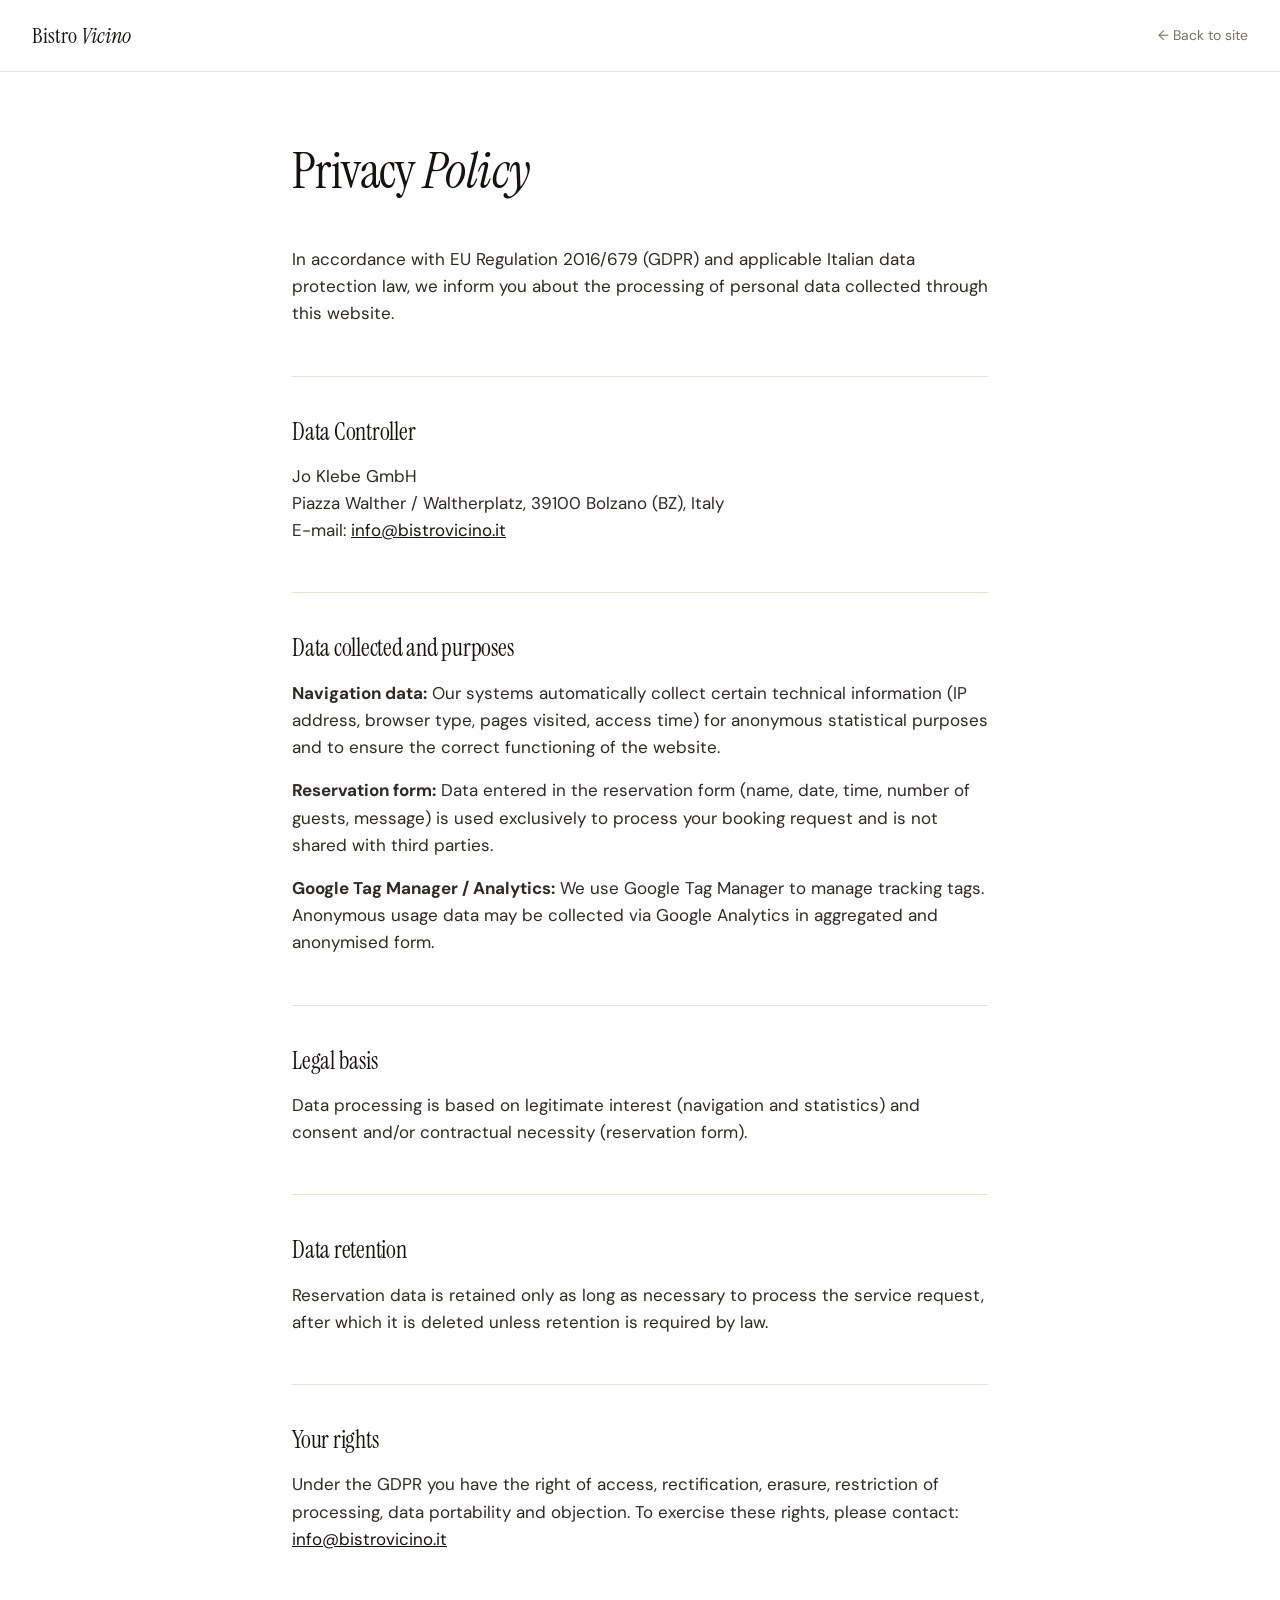
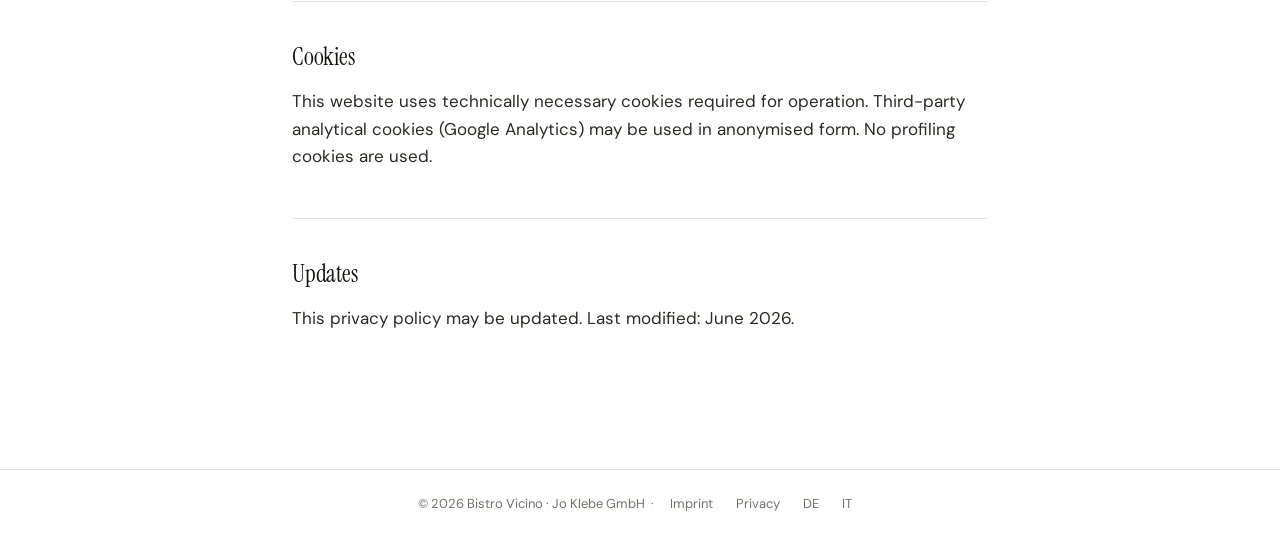
<file: en/datenschutz.html>
<!doctype html>
<html lang="en">
<head>
  <meta charset="utf-8">
  <meta name="viewport" content="width=device-width, initial-scale=1">
  <title>Privacy Policy — Bistro Vicino</title>
  <meta name="robots" content="noindex">
  <link rel="icon" href="https://raw.githubusercontent.com/manusiri05/wb-bistrovicino/main/assets/favicon_vicino.jpg" type="image/jpeg">
  <link rel="preconnect" href="https://fonts.googleapis.com">
  <link rel="preconnect" href="https://fonts.gstatic.com" crossorigin>
  <link rel="stylesheet" href="https://fonts.googleapis.com/css2?family=DM+Sans:wght@400;500;700&family=Instrument+Serif:ital@0;1&display=swap">
  <style>
    :root{--bg:#fff;--ink:#14130f;--ink-2:#2c2a25;--ink-mute:#75726a;--line:#e6e2d8;--max:760px;}
    *{box-sizing:border-box}
    html,body{margin:0;padding:0;background:var(--bg);color:var(--ink);font-family:"DM Sans",system-ui,sans-serif;font-size:17px;line-height:1.6;-webkit-font-smoothing:antialiased}
    a{color:var(--ink)} a:hover{color:var(--ink-mute)}
    .site-header{border-bottom:1px solid var(--line);padding:18px 32px;display:flex;align-items:center;justify-content:space-between}
    .brand-mark{font-family:"Instrument Serif",serif;font-size:22px;text-decoration:none;color:var(--ink)}
    .brand-mark em{font-style:italic}
    .back{color:var(--ink-mute);text-decoration:none;font-size:14px}
    .back:hover{color:var(--ink)}
    main{max-width:var(--max);margin:0 auto;padding:72px 32px 120px}
    h1{font-family:"Instrument Serif",serif;font-size:clamp(36px,4vw,56px);font-weight:400;letter-spacing:-.012em;margin:0 0 48px;line-height:1.05}
    h1 em{font-style:italic}
    h2{font-family:"Instrument Serif",serif;font-size:24px;font-weight:400;letter-spacing:-.01em;margin:48px 0 12px;border-top:1px solid var(--line);padding-top:36px}
    p{margin:0 0 16px;color:var(--ink-2)}
    footer.mini{border-top:1px solid var(--line);padding:24px 32px;font-size:13px;color:var(--ink-mute);text-align:center}
    footer.mini a{color:var(--ink-mute);text-decoration:none;margin:0 10px}
    footer.mini a:hover{color:var(--ink)}
  </style>
</head>
<body>
<header class="site-header">
  <a href="/en/" class="brand-mark">Bistro <em>Vicino</em></a>
  <a href="/en/" class="back">← Back to site</a>
</header>
<main>
  <h1>Privacy <em>Policy</em></h1>
  <p>In accordance with EU Regulation 2016/679 (GDPR) and applicable Italian data protection law, we inform you about the processing of personal data collected through this website.</p>

  <h2>Data Controller</h2>
  <p>Jo Klebe GmbH<br>
  Piazza Walther / Waltherplatz, 39100 Bolzano (BZ), Italy<br>
  E-mail: <a href="mailto:info@bistrovicino.it">info@bistrovicino.it</a></p>

  <h2>Data collected and purposes</h2>
  <p><strong>Navigation data:</strong> Our systems automatically collect certain technical information (IP address, browser type, pages visited, access time) for anonymous statistical purposes and to ensure the correct functioning of the website.</p>
  <p><strong>Reservation form:</strong> Data entered in the reservation form (name, date, time, number of guests, message) is used exclusively to process your booking request and is not shared with third parties.</p>
  <p><strong>Google Tag Manager / Analytics:</strong> We use Google Tag Manager to manage tracking tags. Anonymous usage data may be collected via Google Analytics in aggregated and anonymised form.</p>

  <h2>Legal basis</h2>
  <p>Data processing is based on legitimate interest (navigation and statistics) and consent and/or contractual necessity (reservation form).</p>

  <h2>Data retention</h2>
  <p>Reservation data is retained only as long as necessary to process the service request, after which it is deleted unless retention is required by law.</p>

  <h2>Your rights</h2>
  <p>Under the GDPR you have the right of access, rectification, erasure, restriction of processing, data portability and objection. To exercise these rights, please contact: <a href="mailto:info@bistrovicino.it">info@bistrovicino.it</a></p>

  <h2>Cookies</h2>
  <p>This website uses technically necessary cookies required for operation. Third-party analytical cookies (Google Analytics) may be used in anonymised form. No profiling cookies are used.</p>

  <h2>Updates</h2>
  <p>This privacy policy may be updated. Last modified: June 2026.</p>
</main>
<footer class="mini">
  © 2026 Bistro Vicino · Jo Klebe GmbH &nbsp;·&nbsp;
  <a href="impressum.html">Imprint</a>
  <a href="datenschutz.html">Privacy</a>
  <a href="/">DE</a> <a href="/it/">IT</a>
</footer>
</body>
</html>
</file>
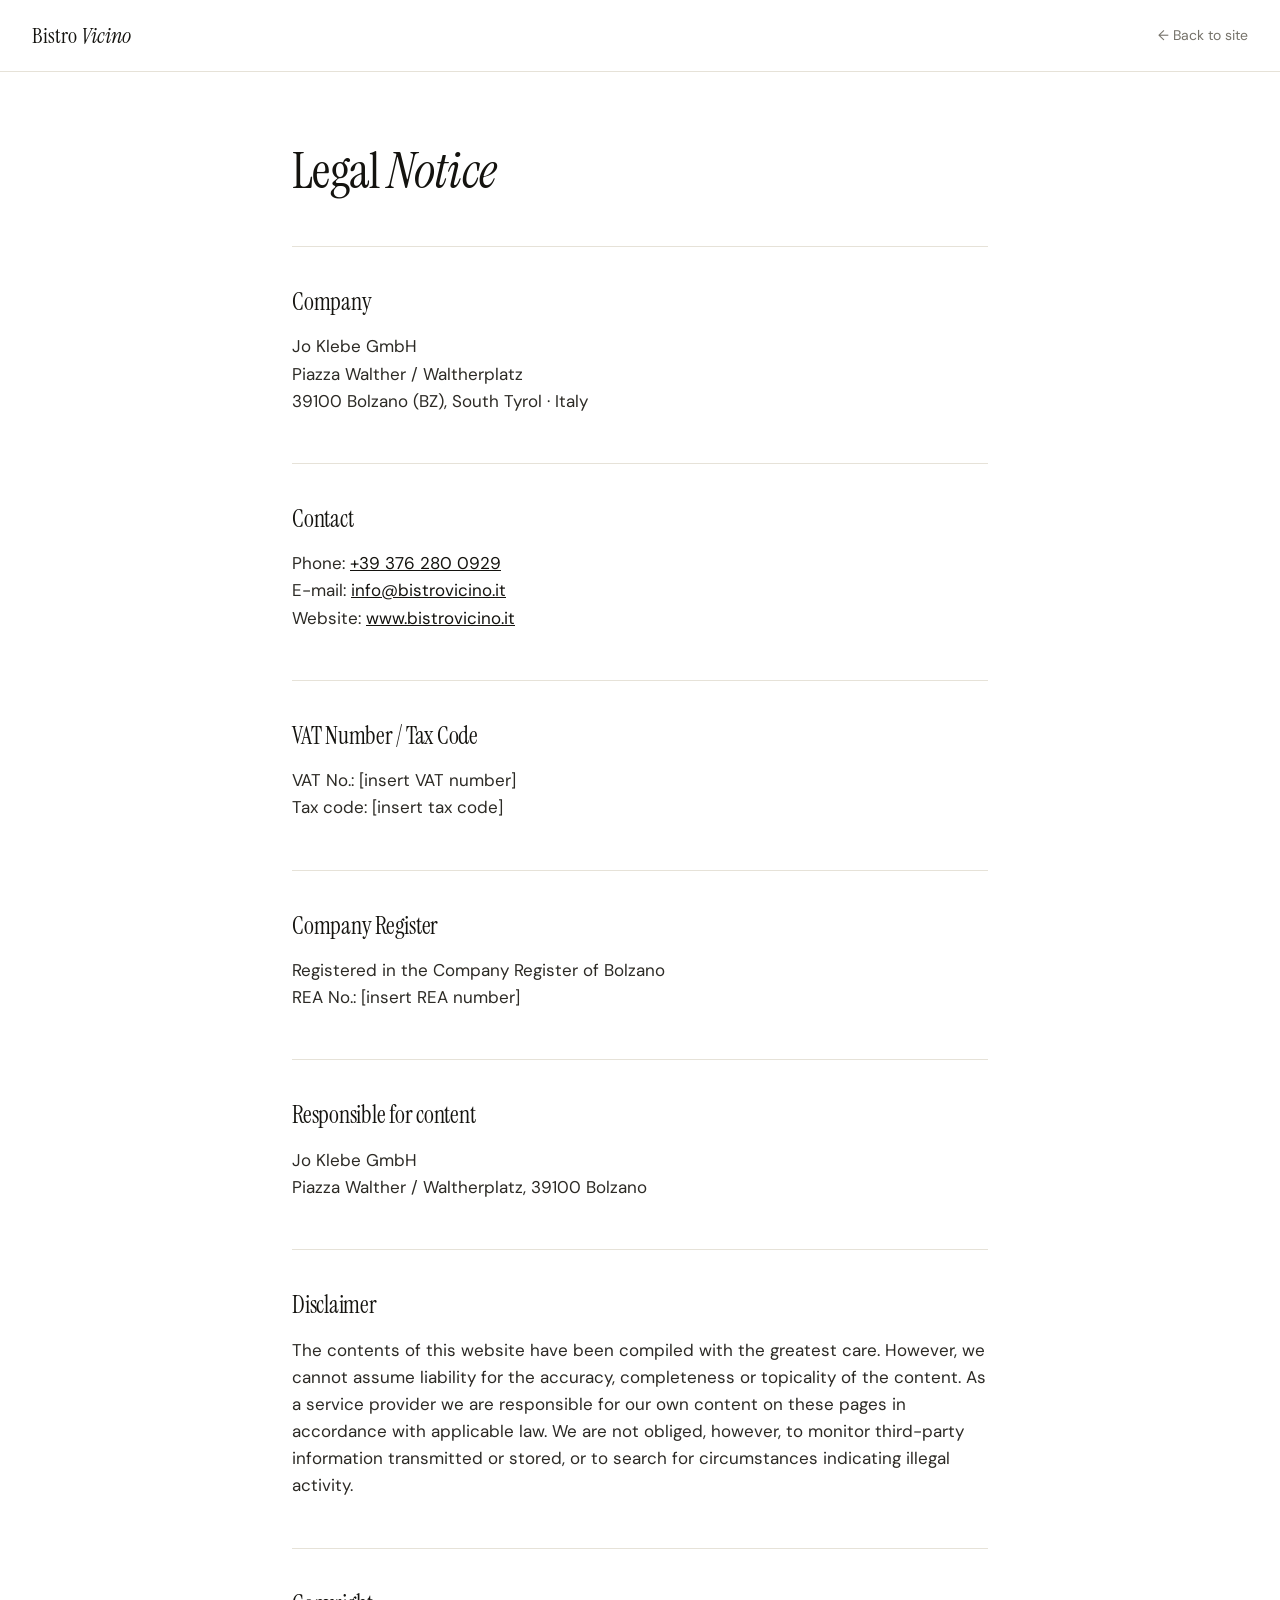
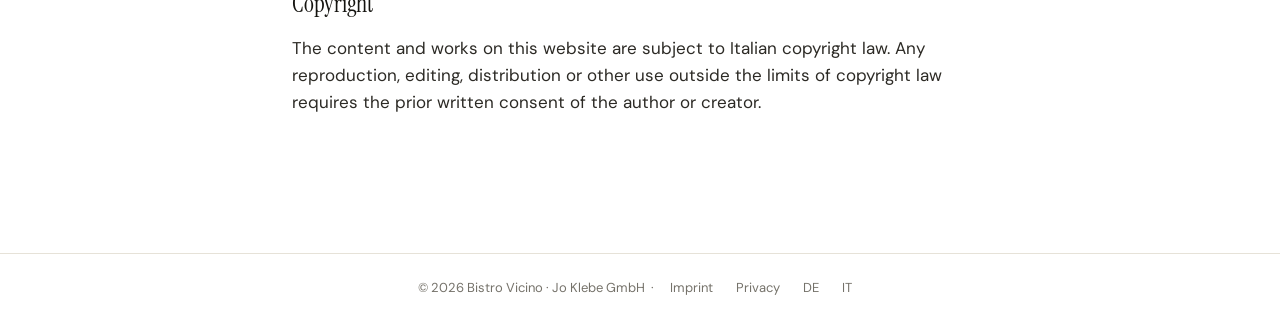
<file: en/impressum.html>
<!doctype html>
<html lang="en">
<head>
  <meta charset="utf-8">
  <meta name="viewport" content="width=device-width, initial-scale=1">
  <title>Legal Notice — Bistro Vicino</title>
  <meta name="robots" content="noindex">
  <link rel="icon" href="https://raw.githubusercontent.com/manusiri05/wb-bistrovicino/main/assets/favicon_vicino.jpg" type="image/jpeg">
  <link rel="preconnect" href="https://fonts.googleapis.com">
  <link rel="preconnect" href="https://fonts.gstatic.com" crossorigin>
  <link rel="stylesheet" href="https://fonts.googleapis.com/css2?family=DM+Sans:wght@400;500;700&family=Instrument+Serif:ital@0;1&display=swap">
  <style>
    :root{--bg:#fff;--ink:#14130f;--ink-2:#2c2a25;--ink-mute:#75726a;--line:#e6e2d8;--max:760px;}
    *{box-sizing:border-box}
    html,body{margin:0;padding:0;background:var(--bg);color:var(--ink);font-family:"DM Sans",system-ui,sans-serif;font-size:17px;line-height:1.6;-webkit-font-smoothing:antialiased}
    a{color:var(--ink)} a:hover{color:var(--ink-mute)}
    .site-header{border-bottom:1px solid var(--line);padding:18px 32px;display:flex;align-items:center;justify-content:space-between}
    .brand-mark{font-family:"Instrument Serif",serif;font-size:22px;text-decoration:none;color:var(--ink)}
    .brand-mark em{font-style:italic}
    .back{color:var(--ink-mute);text-decoration:none;font-size:14px}
    .back:hover{color:var(--ink)}
    main{max-width:var(--max);margin:0 auto;padding:72px 32px 120px}
    h1{font-family:"Instrument Serif",serif;font-size:clamp(36px,4vw,56px);font-weight:400;letter-spacing:-.012em;margin:0 0 48px;line-height:1.05}
    h1 em{font-style:italic}
    h2{font-family:"Instrument Serif",serif;font-size:24px;font-weight:400;letter-spacing:-.01em;margin:48px 0 12px;border-top:1px solid var(--line);padding-top:36px}
    p{margin:0 0 16px;color:var(--ink-2)}
    footer.mini{border-top:1px solid var(--line);padding:24px 32px;font-size:13px;color:var(--ink-mute);text-align:center}
    footer.mini a{color:var(--ink-mute);text-decoration:none;margin:0 10px}
    footer.mini a:hover{color:var(--ink)}
  </style>
</head>
<body>
<header class="site-header">
  <a href="/en/" class="brand-mark">Bistro <em>Vicino</em></a>
  <a href="/en/" class="back">← Back to site</a>
</header>
<main>
  <h1>Legal <em>Notice</em></h1>

  <h2>Company</h2>
  <p>Jo Klebe GmbH<br>
  Piazza Walther / Waltherplatz<br>
  39100 Bolzano (BZ), South Tyrol · Italy</p>

  <h2>Contact</h2>
  <p>Phone: <a href="tel:+393762800929">+39 376 280 0929</a><br>
  E-mail: <a href="mailto:info@bistrovicino.it">info@bistrovicino.it</a><br>
  Website: <a href="https://www.bistrovicino.it">www.bistrovicino.it</a></p>

  <h2>VAT Number / Tax Code</h2>
  <p>VAT No.: [insert VAT number]<br>
  Tax code: [insert tax code]</p>

  <h2>Company Register</h2>
  <p>Registered in the Company Register of Bolzano<br>
  REA No.: [insert REA number]</p>

  <h2>Responsible for content</h2>
  <p>Jo Klebe GmbH<br>
  Piazza Walther / Waltherplatz, 39100 Bolzano</p>

  <h2>Disclaimer</h2>
  <p>The contents of this website have been compiled with the greatest care. However, we cannot assume liability for the accuracy, completeness or topicality of the content. As a service provider we are responsible for our own content on these pages in accordance with applicable law. We are not obliged, however, to monitor third-party information transmitted or stored, or to search for circumstances indicating illegal activity.</p>

  <h2>Copyright</h2>
  <p>The content and works on this website are subject to Italian copyright law. Any reproduction, editing, distribution or other use outside the limits of copyright law requires the prior written consent of the author or creator.</p>
</main>
<footer class="mini">
  © 2026 Bistro Vicino · Jo Klebe GmbH &nbsp;·&nbsp;
  <a href="impressum.html">Imprint</a>
  <a href="datenschutz.html">Privacy</a>
  <a href="/">DE</a> <a href="/it/">IT</a>
</footer>
</body>
</html>
</file>
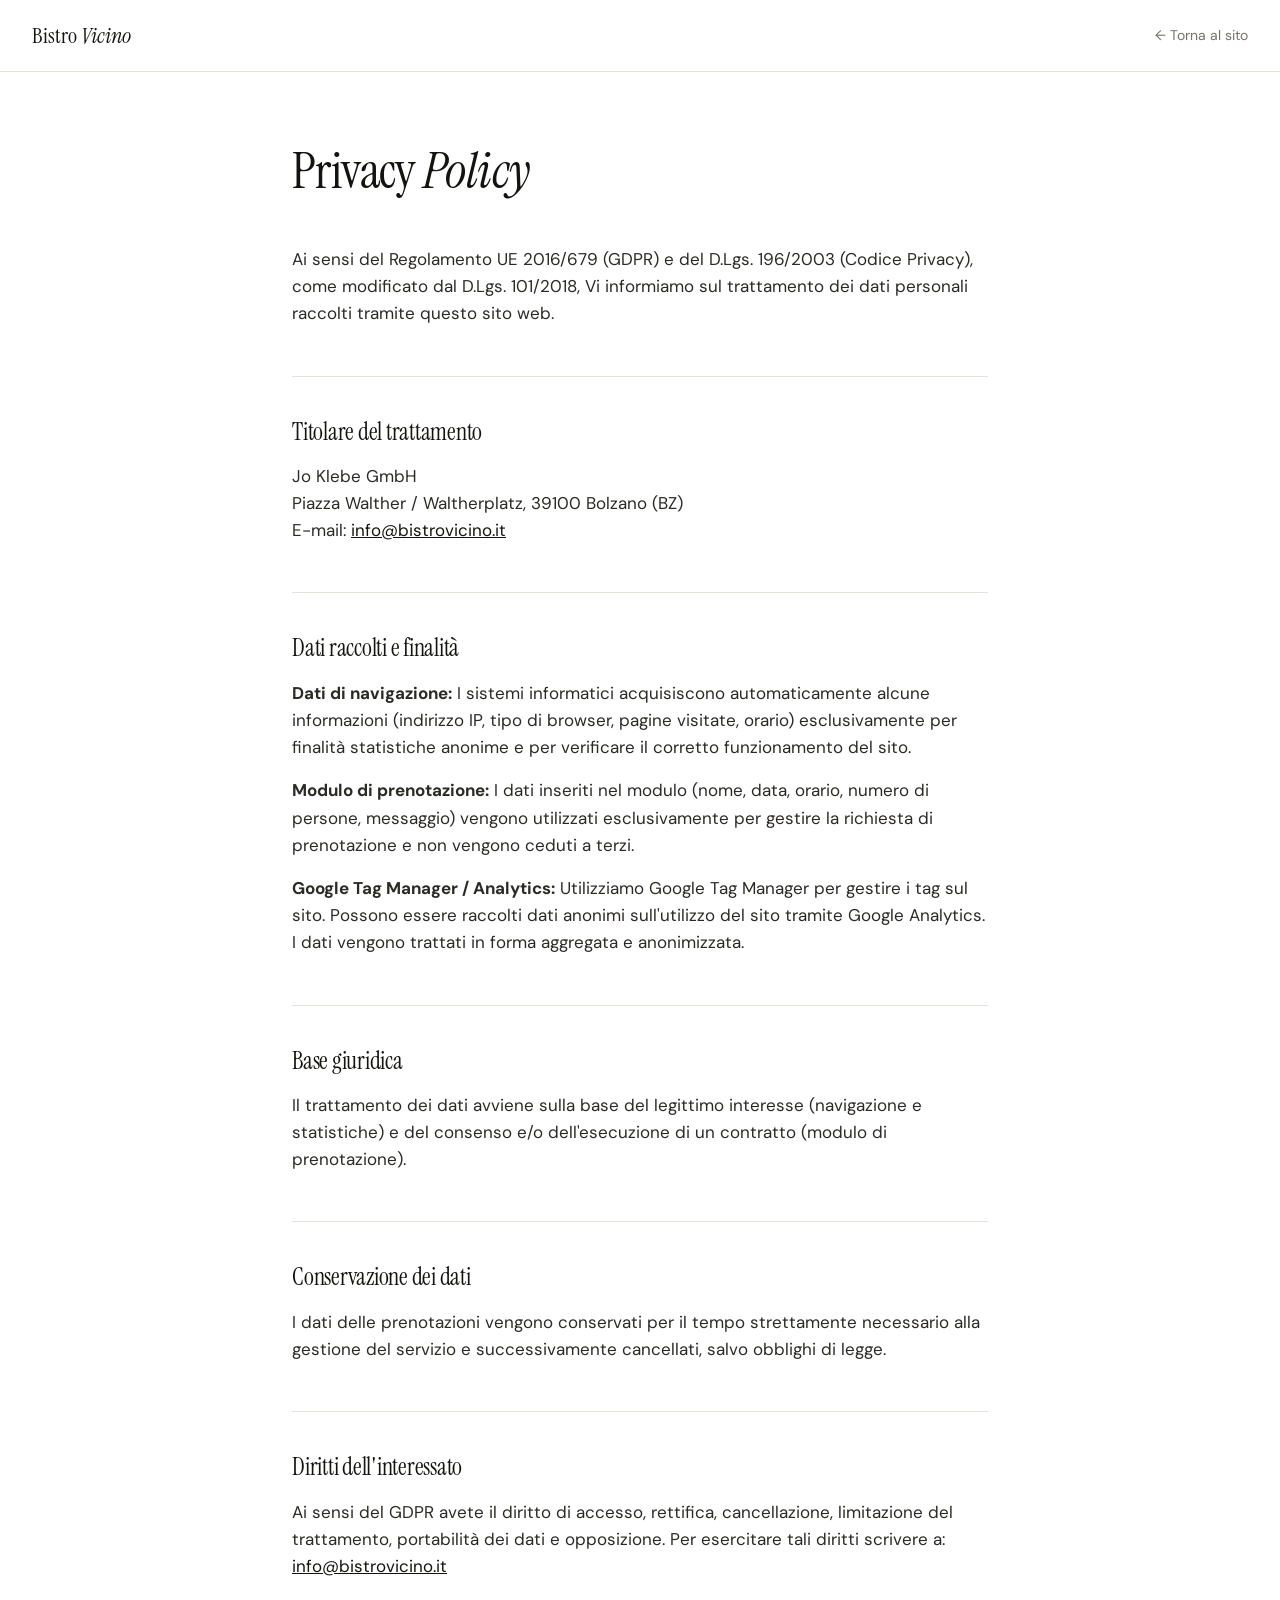
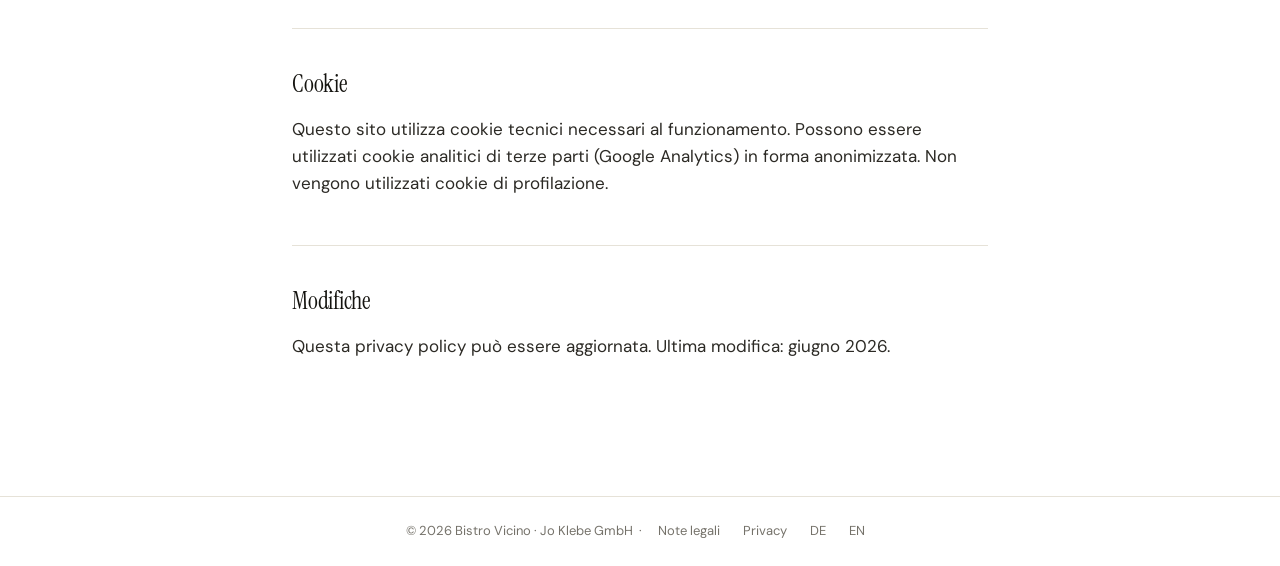
<file: it/datenschutz.html>
<!doctype html>
<html lang="it">
<head>
  <meta charset="utf-8">
  <meta name="viewport" content="width=device-width, initial-scale=1">
  <title>Privacy Policy — Bistro Vicino</title>
  <meta name="robots" content="noindex">
  <link rel="icon" href="https://raw.githubusercontent.com/manusiri05/wb-bistrovicino/main/assets/favicon_vicino.jpg" type="image/jpeg">
  <link rel="preconnect" href="https://fonts.googleapis.com">
  <link rel="preconnect" href="https://fonts.gstatic.com" crossorigin>
  <link rel="stylesheet" href="https://fonts.googleapis.com/css2?family=DM+Sans:wght@400;500;700&family=Instrument+Serif:ital@0;1&display=swap">
  <style>
    :root{--bg:#fff;--bg-soft:#f5f3ee;--ink:#14130f;--ink-2:#2c2a25;--ink-mute:#75726a;--line:#e6e2d8;--max:760px;}
    *{box-sizing:border-box}
    html,body{margin:0;padding:0;background:var(--bg);color:var(--ink);font-family:"DM Sans",system-ui,sans-serif;font-size:17px;line-height:1.6;-webkit-font-smoothing:antialiased}
    a{color:var(--ink)} a:hover{color:var(--ink-mute)}
    .site-header{border-bottom:1px solid var(--line);padding:18px 32px;display:flex;align-items:center;justify-content:space-between;font-size:14px}
    .brand-mark{font-family:"Instrument Serif",serif;font-size:22px;text-decoration:none;color:var(--ink)}
    .brand-mark em{font-style:italic}
    .back{color:var(--ink-mute);text-decoration:none;font-size:14px}
    .back:hover{color:var(--ink)}
    main{max-width:var(--max);margin:0 auto;padding:72px 32px 120px}
    h1{font-family:"Instrument Serif",serif;font-size:clamp(36px,4vw,56px);font-weight:400;letter-spacing:-.012em;margin:0 0 48px;line-height:1.05}
    h1 em{font-style:italic}
    h2{font-family:"Instrument Serif",serif;font-size:24px;font-weight:400;letter-spacing:-.01em;margin:48px 0 12px;border-top:1px solid var(--line);padding-top:36px}
    p{margin:0 0 16px;color:var(--ink-2)}
    ul{margin:0 0 16px;padding-left:20px;color:var(--ink-2)}
    li{margin-bottom:6px}
    footer.mini{border-top:1px solid var(--line);padding:24px 32px;font-size:13px;color:var(--ink-mute);text-align:center}
    footer.mini a{color:var(--ink-mute);text-decoration:none;margin:0 10px}
    footer.mini a:hover{color:var(--ink)}
  </style>
</head>
<body>
<header class="site-header">
  <a href="/it/" class="brand-mark">Bistro <em>Vicino</em></a>
  <a href="/it/" class="back">← Torna al sito</a>
</header>
<main>
  <h1>Privacy <em>Policy</em></h1>
  <p>Ai sensi del Regolamento UE 2016/679 (GDPR) e del D.Lgs. 196/2003 (Codice Privacy), come modificato dal D.Lgs. 101/2018, Vi informiamo sul trattamento dei dati personali raccolti tramite questo sito web.</p>

  <h2>Titolare del trattamento</h2>
  <p>Jo Klebe GmbH<br>
  Piazza Walther / Waltherplatz, 39100 Bolzano (BZ)<br>
  E-mail: <a href="mailto:info@bistrovicino.it">info@bistrovicino.it</a></p>

  <h2>Dati raccolti e finalità</h2>
  <p><strong>Dati di navigazione:</strong> I sistemi informatici acquisiscono automaticamente alcune informazioni (indirizzo IP, tipo di browser, pagine visitate, orario) esclusivamente per finalità statistiche anonime e per verificare il corretto funzionamento del sito.</p>
  <p><strong>Modulo di prenotazione:</strong> I dati inseriti nel modulo (nome, data, orario, numero di persone, messaggio) vengono utilizzati esclusivamente per gestire la richiesta di prenotazione e non vengono ceduti a terzi.</p>
  <p><strong>Google Tag Manager / Analytics:</strong> Utilizziamo Google Tag Manager per gestire i tag sul sito. Possono essere raccolti dati anonimi sull'utilizzo del sito tramite Google Analytics. I dati vengono trattati in forma aggregata e anonimizzata.</p>

  <h2>Base giuridica</h2>
  <p>Il trattamento dei dati avviene sulla base del legittimo interesse (navigazione e statistiche) e del consenso e/o dell'esecuzione di un contratto (modulo di prenotazione).</p>

  <h2>Conservazione dei dati</h2>
  <p>I dati delle prenotazioni vengono conservati per il tempo strettamente necessario alla gestione del servizio e successivamente cancellati, salvo obblighi di legge.</p>

  <h2>Diritti dell'interessato</h2>
  <p>Ai sensi del GDPR avete il diritto di accesso, rettifica, cancellazione, limitazione del trattamento, portabilità dei dati e opposizione. Per esercitare tali diritti scrivere a: <a href="mailto:info@bistrovicino.it">info@bistrovicino.it</a></p>

  <h2>Cookie</h2>
  <p>Questo sito utilizza cookie tecnici necessari al funzionamento. Possono essere utilizzati cookie analitici di terze parti (Google Analytics) in forma anonimizzata. Non vengono utilizzati cookie di profilazione.</p>

  <h2>Modifiche</h2>
  <p>Questa privacy policy può essere aggiornata. Ultima modifica: giugno 2026.</p>
</main>
<footer class="mini">
  © 2026 Bistro Vicino · Jo Klebe GmbH &nbsp;·&nbsp;
  <a href="impressum.html">Note legali</a>
  <a href="datenschutz.html">Privacy</a>
  <a href="/">DE</a> <a href="/en/">EN</a>
</footer>
</body>
</html>
</file>
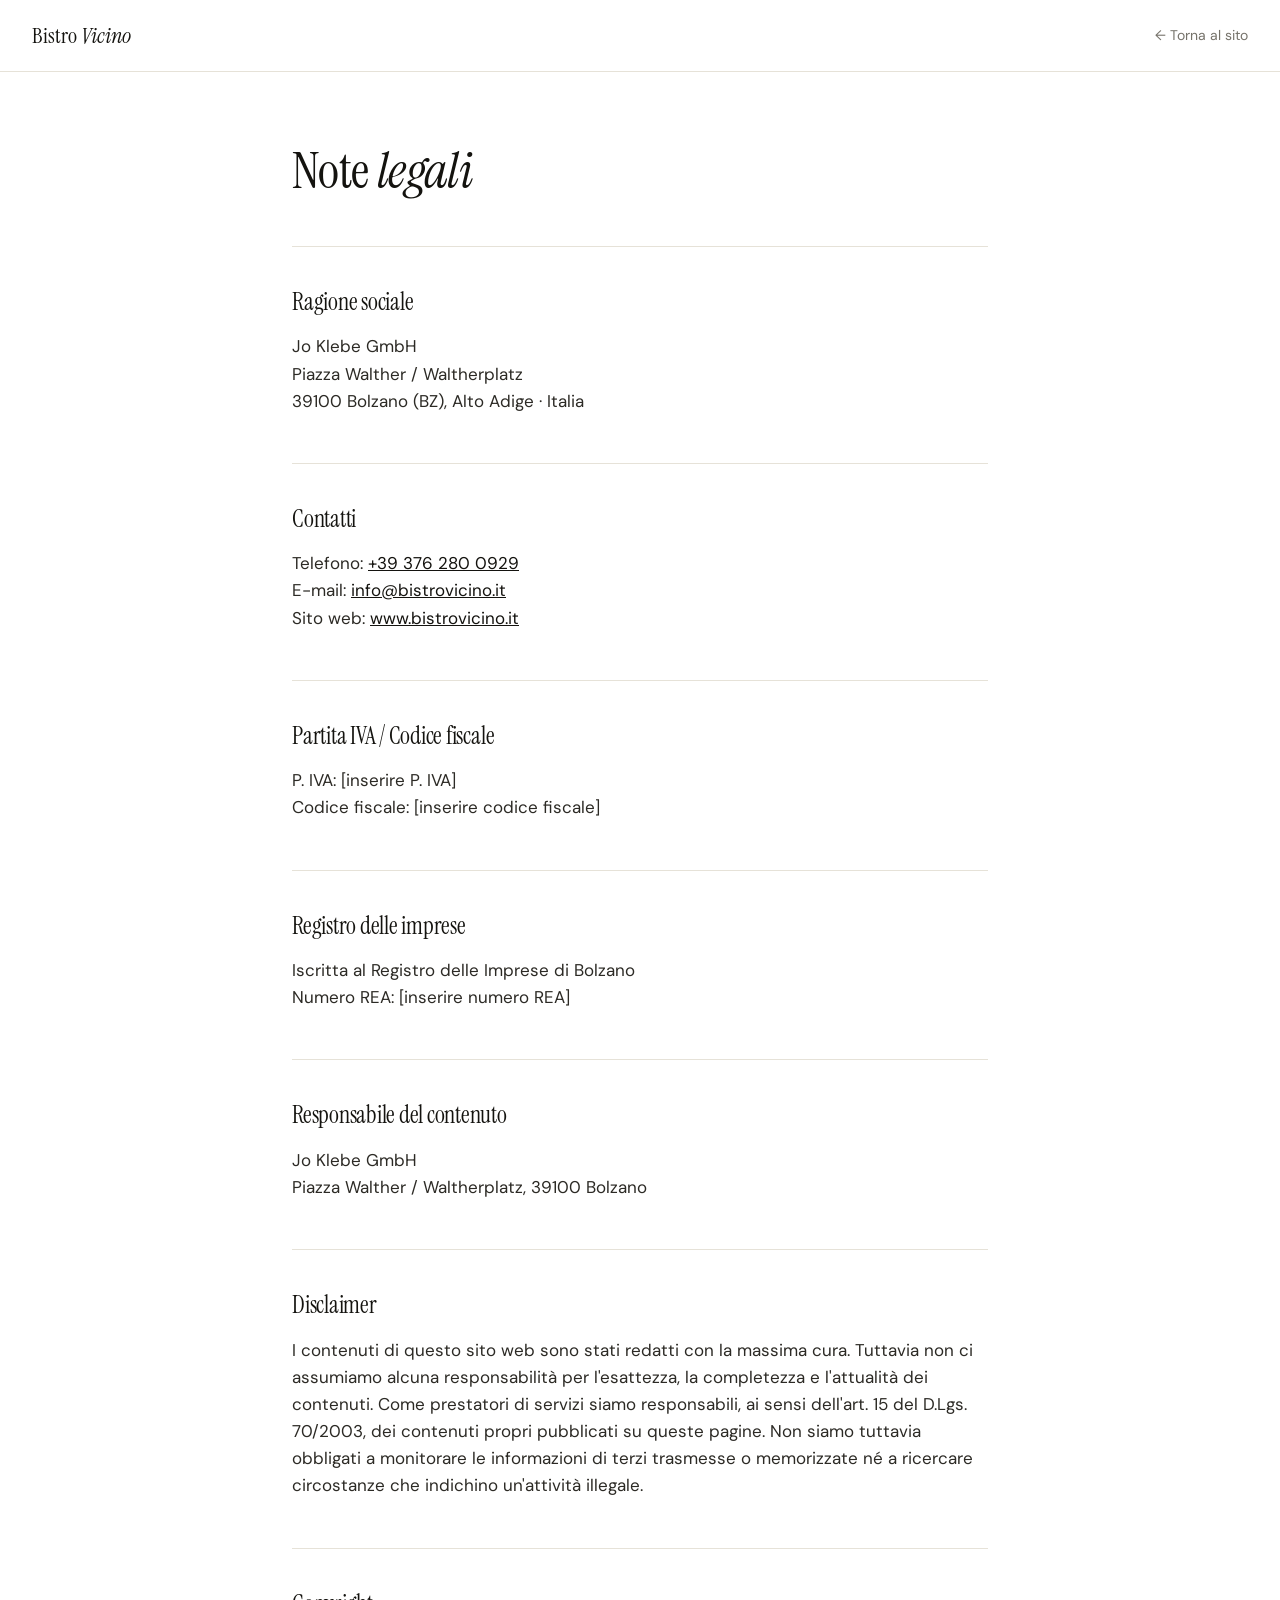
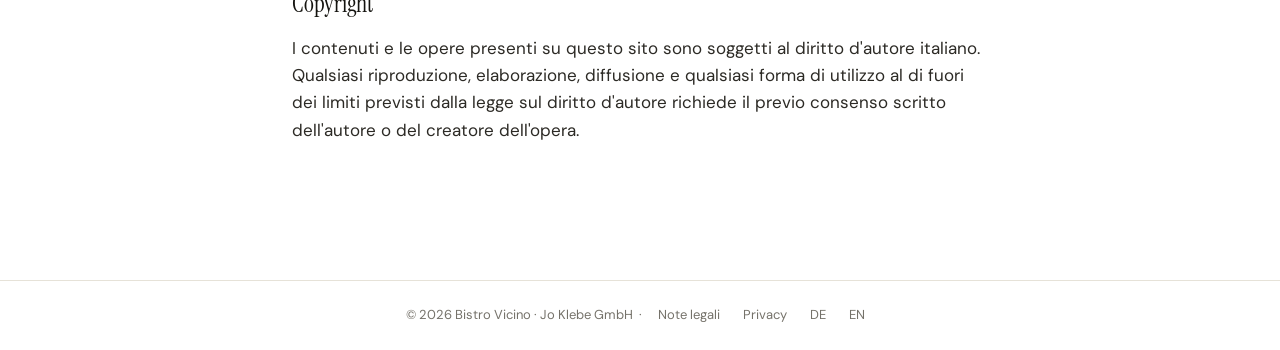
<file: it/impressum.html>
<!doctype html>
<html lang="it">
<head>
  <meta charset="utf-8">
  <meta name="viewport" content="width=device-width, initial-scale=1">
  <title>Note legali — Bistro Vicino</title>
  <meta name="robots" content="noindex">
  <link rel="icon" href="https://raw.githubusercontent.com/manusiri05/wb-bistrovicino/main/assets/favicon_vicino.jpg" type="image/jpeg">
  <link rel="preconnect" href="https://fonts.googleapis.com">
  <link rel="preconnect" href="https://fonts.gstatic.com" crossorigin>
  <link rel="stylesheet" href="https://fonts.googleapis.com/css2?family=DM+Sans:wght@400;500;700&family=Instrument+Serif:ital@0;1&display=swap">
  <style>
    :root{--bg:#fff;--bg-soft:#f5f3ee;--ink:#14130f;--ink-2:#2c2a25;--ink-mute:#75726a;--line:#e6e2d8;--max:760px;}
    *{box-sizing:border-box}
    html,body{margin:0;padding:0;background:var(--bg);color:var(--ink);font-family:"DM Sans",system-ui,sans-serif;font-size:17px;line-height:1.6;-webkit-font-smoothing:antialiased}
    a{color:var(--ink)} a:hover{color:var(--ink-mute)}
    .site-header{border-bottom:1px solid var(--line);padding:18px 32px;display:flex;align-items:center;justify-content:space-between;font-size:14px}
    .brand-mark{font-family:"Instrument Serif",serif;font-size:22px;text-decoration:none;color:var(--ink)}
    .brand-mark em{font-style:italic}
    .back{color:var(--ink-mute);text-decoration:none;font-size:14px}
    .back:hover{color:var(--ink)}
    main{max-width:var(--max);margin:0 auto;padding:72px 32px 120px}
    h1{font-family:"Instrument Serif",serif;font-size:clamp(36px,4vw,56px);font-weight:400;letter-spacing:-.012em;margin:0 0 48px;line-height:1.05}
    h1 em{font-style:italic}
    h2{font-family:"Instrument Serif",serif;font-size:24px;font-weight:400;letter-spacing:-.01em;margin:48px 0 12px;border-top:1px solid var(--line);padding-top:36px}
    p{margin:0 0 16px;color:var(--ink-2)}
    footer.mini{border-top:1px solid var(--line);padding:24px 32px;font-size:13px;color:var(--ink-mute);text-align:center}
    footer.mini a{color:var(--ink-mute);text-decoration:none;margin:0 10px}
    footer.mini a:hover{color:var(--ink)}
  </style>
</head>
<body>
<header class="site-header">
  <a href="/it/" class="brand-mark">Bistro <em>Vicino</em></a>
  <a href="/it/" class="back">← Torna al sito</a>
</header>
<main>
  <h1>Note <em>legali</em></h1>

  <h2>Ragione sociale</h2>
  <p>Jo Klebe GmbH<br>
  Piazza Walther / Waltherplatz<br>
  39100 Bolzano (BZ), Alto Adige · Italia</p>

  <h2>Contatti</h2>
  <p>Telefono: <a href="tel:+393762800929">+39 376 280 0929</a><br>
  E-mail: <a href="mailto:info@bistrovicino.it">info@bistrovicino.it</a><br>
  Sito web: <a href="https://www.bistrovicino.it">www.bistrovicino.it</a></p>

  <h2>Partita IVA / Codice fiscale</h2>
  <p>P. IVA: [inserire P. IVA]<br>
  Codice fiscale: [inserire codice fiscale]</p>

  <h2>Registro delle imprese</h2>
  <p>Iscritta al Registro delle Imprese di Bolzano<br>
  Numero REA: [inserire numero REA]</p>

  <h2>Responsabile del contenuto</h2>
  <p>Jo Klebe GmbH<br>
  Piazza Walther / Waltherplatz, 39100 Bolzano</p>

  <h2>Disclaimer</h2>
  <p>I contenuti di questo sito web sono stati redatti con la massima cura. Tuttavia non ci assumiamo alcuna responsabilità per l'esattezza, la completezza e l'attualità dei contenuti. Come prestatori di servizi siamo responsabili, ai sensi dell'art. 15 del D.Lgs. 70/2003, dei contenuti propri pubblicati su queste pagine. Non siamo tuttavia obbligati a monitorare le informazioni di terzi trasmesse o memorizzate né a ricercare circostanze che indichino un'attività illegale.</p>

  <h2>Copyright</h2>
  <p>I contenuti e le opere presenti su questo sito sono soggetti al diritto d'autore italiano. Qualsiasi riproduzione, elaborazione, diffusione e qualsiasi forma di utilizzo al di fuori dei limiti previsti dalla legge sul diritto d'autore richiede il previo consenso scritto dell'autore o del creatore dell'opera.</p>
</main>
<footer class="mini">
  © 2026 Bistro Vicino · Jo Klebe GmbH &nbsp;·&nbsp;
  <a href="impressum.html">Note legali</a>
  <a href="datenschutz.html">Privacy</a>
  <a href="/">DE</a> <a href="/en/">EN</a>
</footer>
</body>
</html>
</file>
